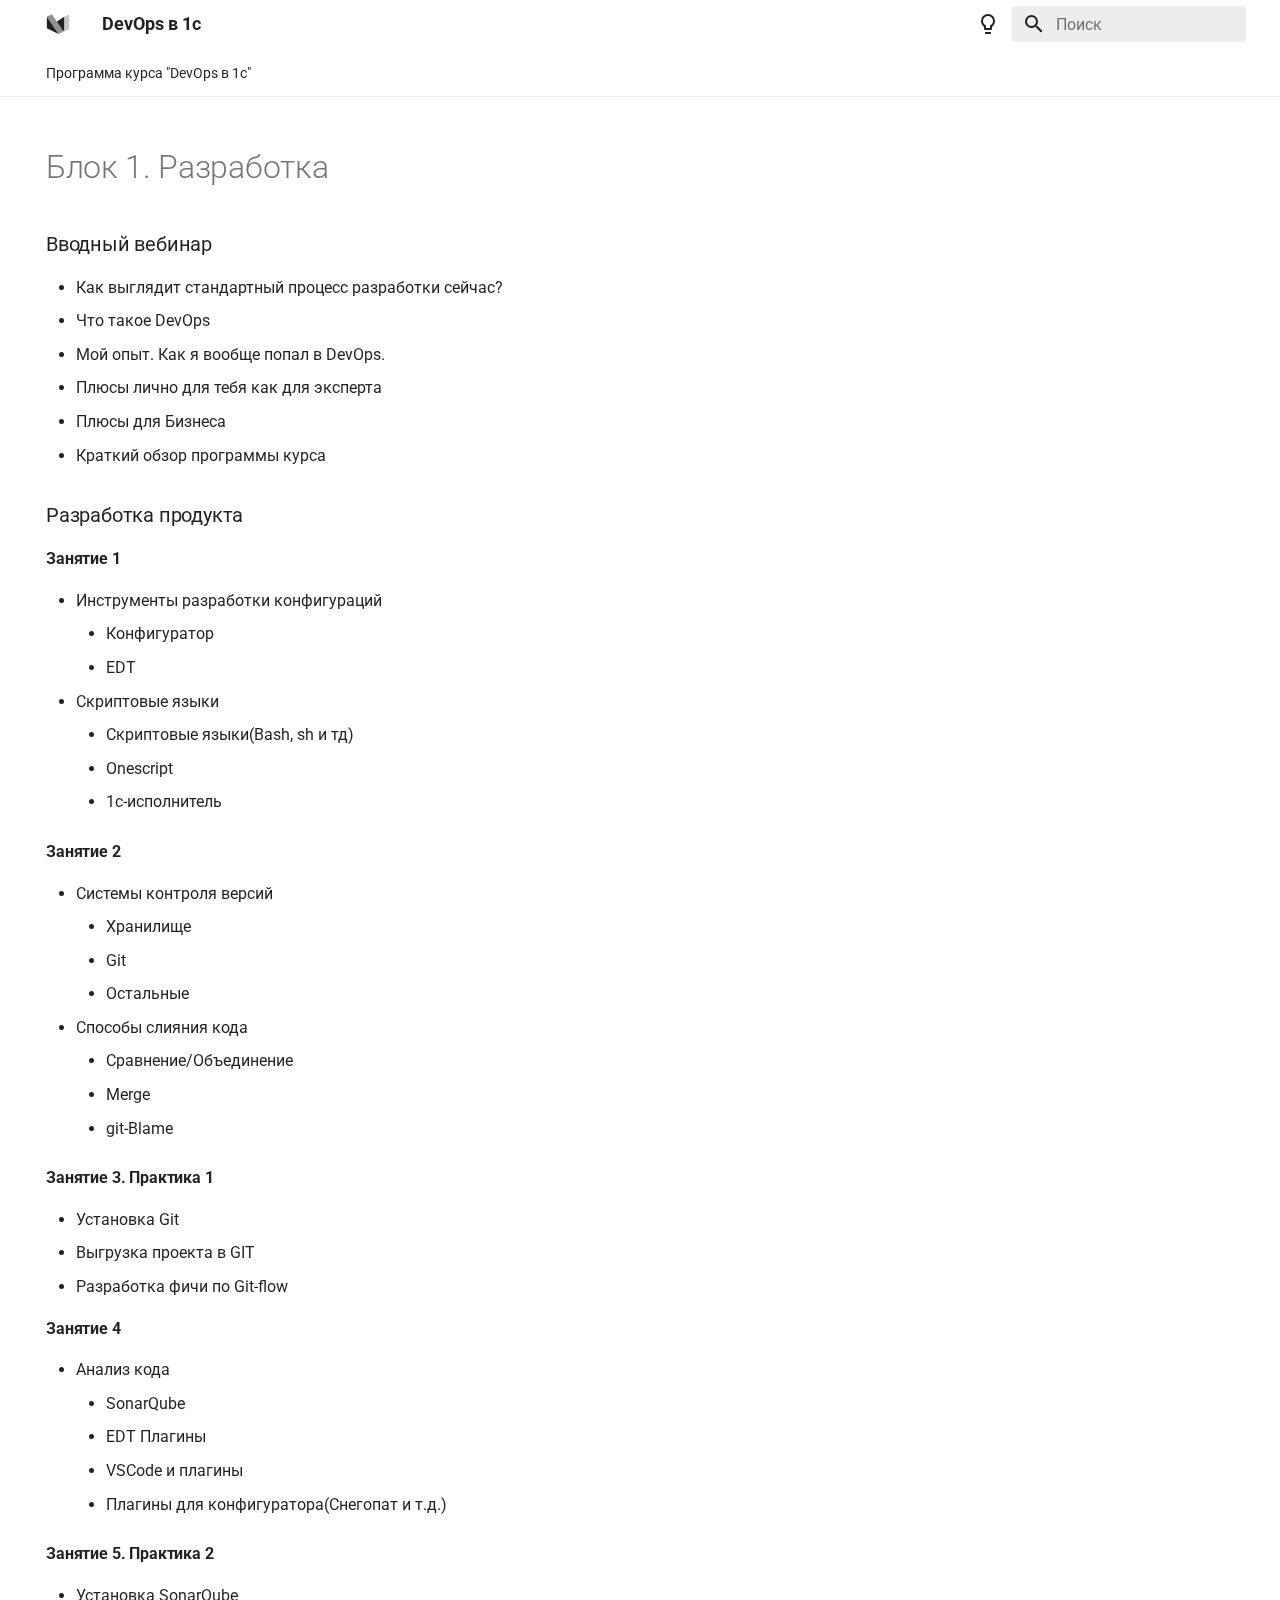
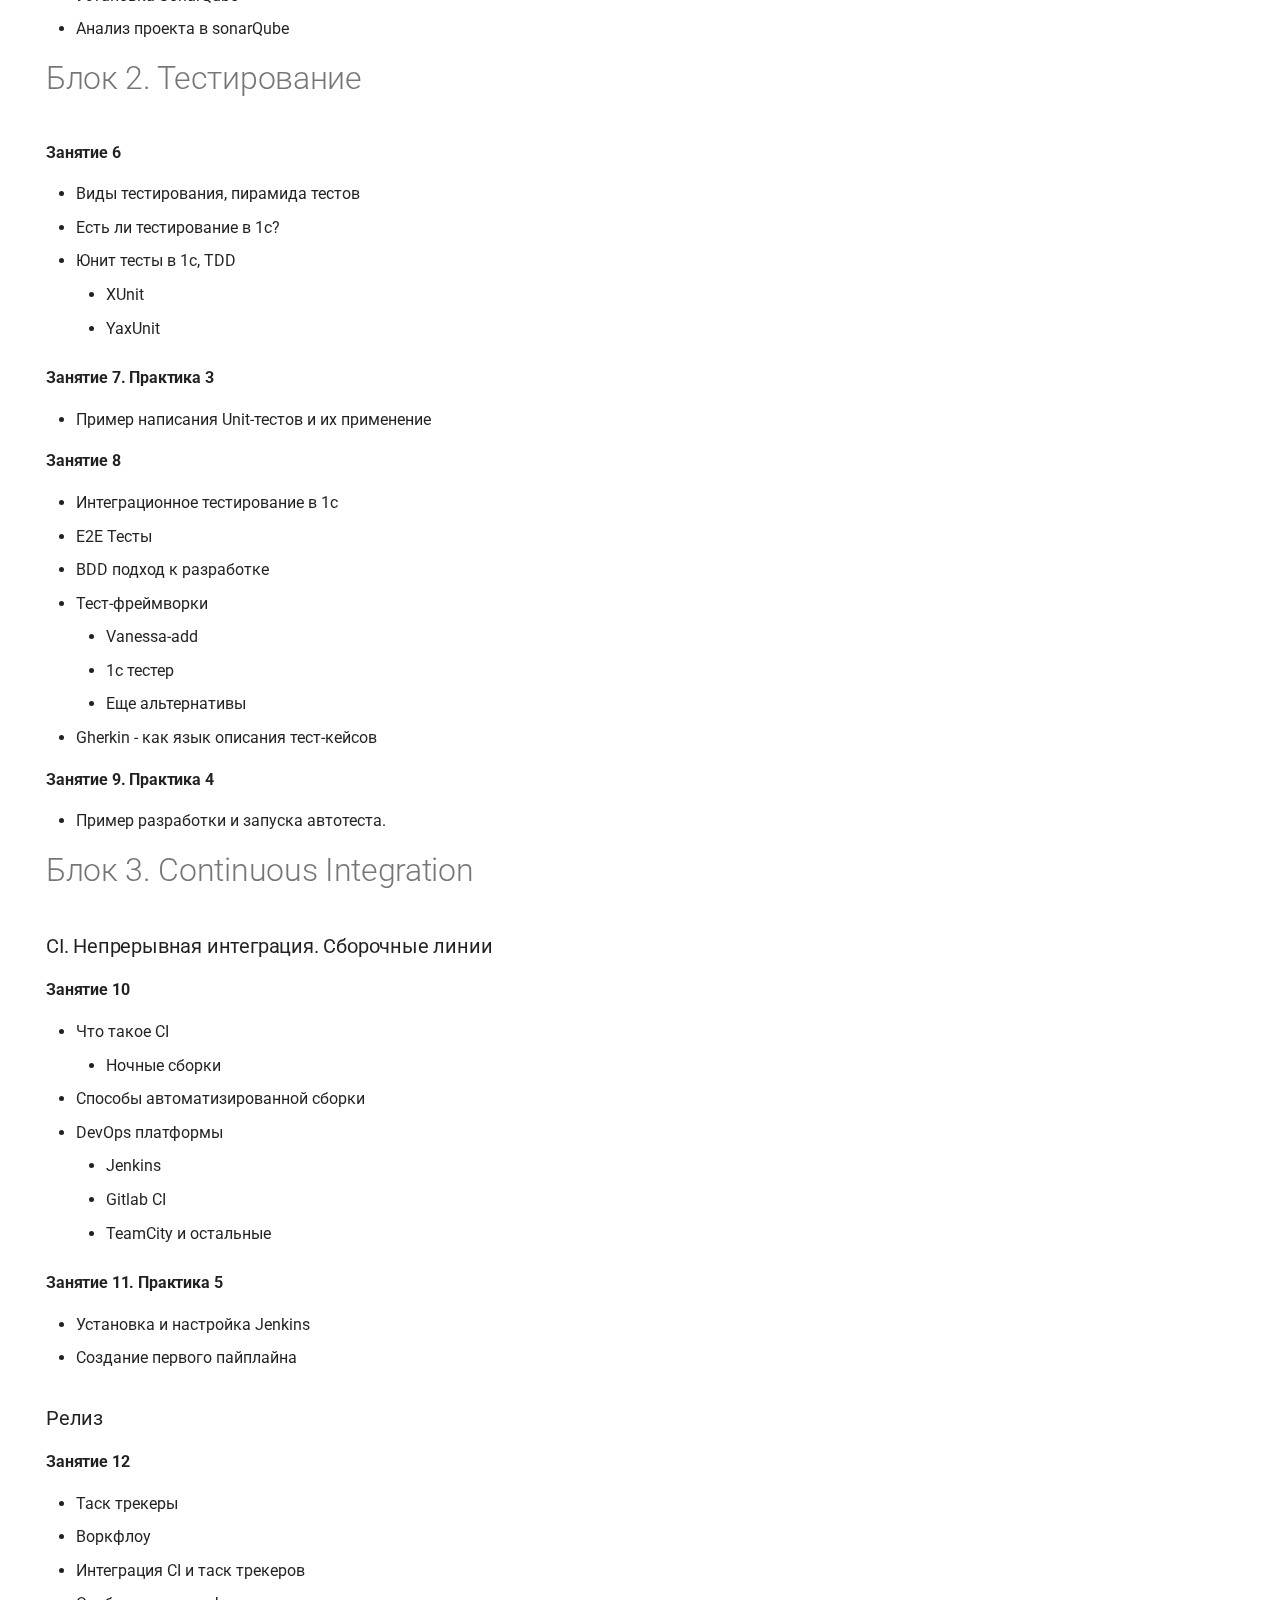
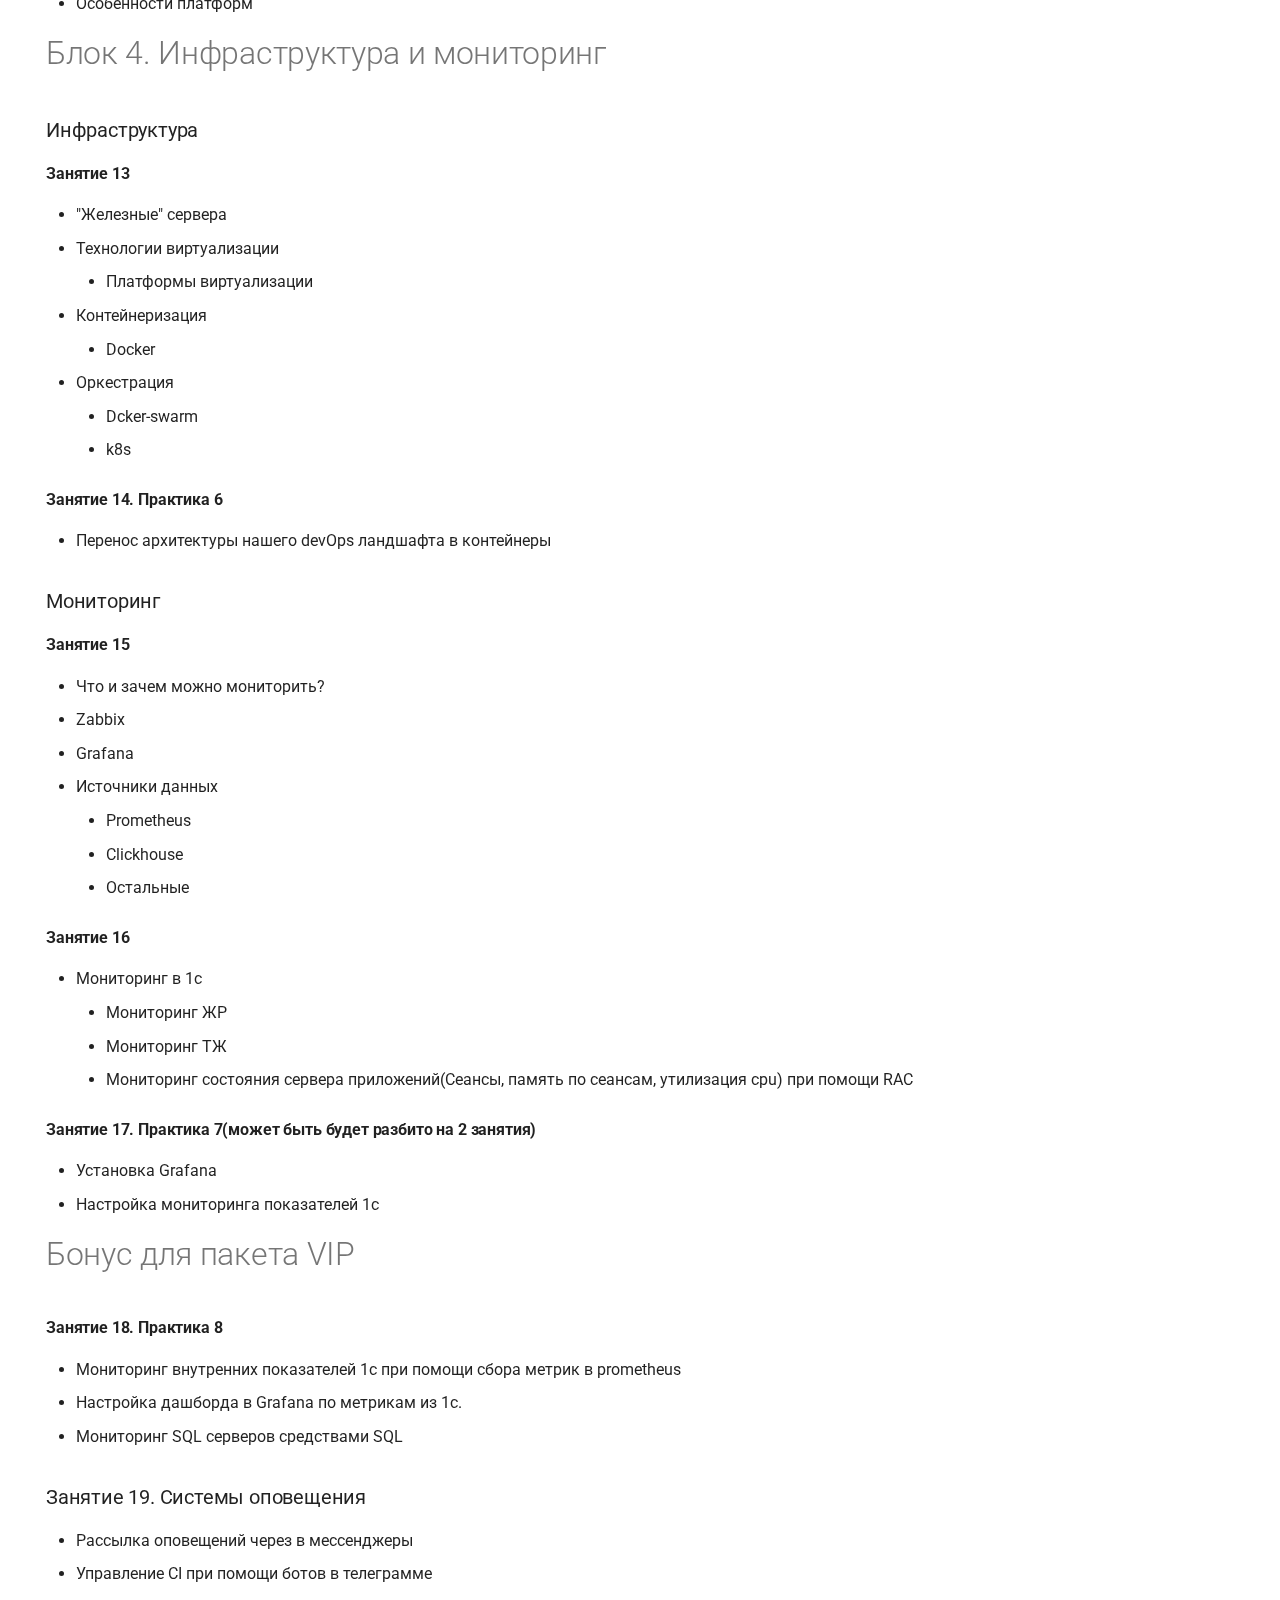
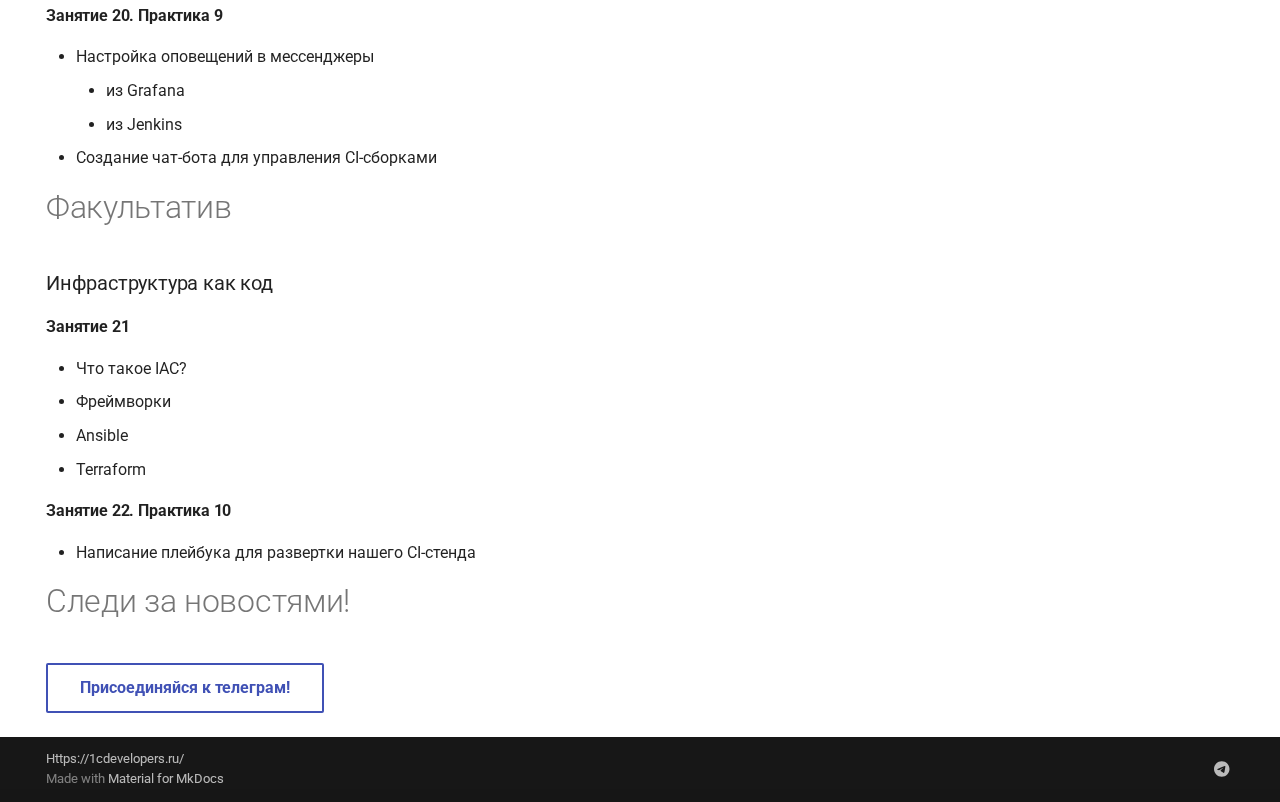
<file: index.html>
<!doctype html>
<html lang="ru" class="no-js">
  <head>
    
      <meta charset="utf-8">
      <meta name="viewport" content="width=device-width,initial-scale=1">
      
        <meta name="description" content="Меня зовут Иванов Егор, я специалист по DevOps-практикам в 1с.<br><br> Мой опыт и те сложности, с которыми я и моя команда столкнулись при внедрении devOps- практик,
 помогли мне наработать большую базу знаний и методик,которыми я решил поделиться с вами на курсе "DevOps в 1С".">
      
      
        <meta name="author" content="Иванов Егор">
      
      
        <link rel="canonical" href="https://1cdevelopers.ru/">
      
      
      
      <link rel="icon" href="assets/images/favicon.png">
      <meta name="generator" content="mkdocs-1.4.2, mkdocs-material-9.0.6">
    
    
      
        <title>DevOps в 1с</title>
      
    
    
      <link rel="stylesheet" href="assets/stylesheets/main.558e4712.min.css">
      
        
        <link rel="stylesheet" href="assets/stylesheets/palette.2505c338.min.css">
      
      

    
    
    
      
        
        
        <link rel="preconnect" href="https://fonts.gstatic.com" crossorigin>
        <link rel="stylesheet" href="https://fonts.googleapis.com/css?family=Roboto:300,300i,400,400i,700,700i%7CRoboto+Mono:400,400i,700,700i&display=fallback">
        <style>:root{--md-text-font:"Roboto";--md-code-font:"Roboto Mono"}</style>
      
    
    
      <link rel="stylesheet" href="assets/stylesheets/extra.css">
    
    <script>__md_scope=new URL(".",location),__md_hash=e=>[...e].reduce((e,_)=>(e<<5)-e+_.charCodeAt(0),0),__md_get=(e,_=localStorage,t=__md_scope)=>JSON.parse(_.getItem(t.pathname+"."+e)),__md_set=(e,_,t=localStorage,a=__md_scope)=>{try{t.setItem(a.pathname+"."+e,JSON.stringify(_))}catch(e){}}</script>
    
  
      
  


  
  


  <script id="__analytics">function __md_analytics(){function n(){dataLayer.push(arguments)}window.dataLayer=window.dataLayer||[],n("js",new Date),n("config","G-T64GZF40WT"),document.addEventListener("DOMContentLoaded",function(){document.forms.search&&document.forms.search.query.addEventListener("blur",function(){this.value&&n("event","search",{search_term:this.value})}),document$.subscribe(function(){var a=document.forms.feedback;if(void 0!==a)for(var e of a.querySelectorAll("[type=submit]"))e.addEventListener("click",function(e){e.preventDefault();var t=document.location.pathname,e=this.getAttribute("data-md-value");n("event","feedback",{page:t,data:e}),a.firstElementChild.disabled=!0;e=a.querySelector(".md-feedback__note [data-md-value='"+e+"']");e&&(e.hidden=!1)}),a.hidden=!1}),location$.subscribe(function(e){n("config","G-T64GZF40WT",{page_path:e.pathname})})});var e=document.createElement("script");e.async=!0,e.src="https://www.googletagmanager.com/gtag/js?id=G-T64GZF40WT",document.getElementById("__analytics").insertAdjacentElement("afterEnd",e)}</script>

  
    <script>"undefined"!=typeof __md_analytics&&__md_analytics()</script>
  

    

  <!-- Yandex.Metrika counter -->
  <script type="text/javascript" >
    (function(m,e,t,r,i,k,a){m[i]=m[i]||function(){(m[i].a=m[i].a||[]).push(arguments)};
    m[i].l=1*new Date();k=e.createElement(t),a=e.getElementsByTagName(t)[0],k.async=1,k.src=r,a.parentNode.insertBefore(k,a)})
    (window, document, "script", "https://mc.yandex.ru/metrika/tag.js", "ym");

    ym(86674876, "init", {
      clickmap:true,
      trackLinks:true,
      accurateTrackBounce:true,
      webvisor:true
    });
  </script>
  <noscript><div><img src="https://mc.yandex.ru/watch/86674876" style="position:absolute; left:-9999px;" alt="" /></div></noscript>
  <!-- /Yandex.Metrika counter -->

    
    
  </head>
  
  
    
    
      
    
    
    
    
    <body dir="ltr" data-md-color-scheme="default" data-md-color-primary="white" data-md-color-accent="indigo">
  
    
    
      <script>var palette=__md_get("__palette");if(palette&&"object"==typeof palette.color)for(var key of Object.keys(palette.color))document.body.setAttribute("data-md-color-"+key,palette.color[key])</script>
    
    <input class="md-toggle" data-md-toggle="drawer" type="checkbox" id="__drawer" autocomplete="off">
    <input class="md-toggle" data-md-toggle="search" type="checkbox" id="__search" autocomplete="off">
    <label class="md-overlay" for="__drawer"></label>
    <div data-md-component="skip">
      
        
        <a href="#1" class="md-skip">
          Перейти к содержанию
        </a>
      
    </div>
    <div data-md-component="announce">
      
    </div>
    
    
      

<header class="md-header" data-md-component="header">
  <nav class="md-header__inner md-grid" aria-label="Верхний колонтитул">
    <a href="." title="DevOps в 1с" class="md-header__button md-logo" aria-label="DevOps в 1с" data-md-component="logo">
      
  
  <svg xmlns="http://www.w3.org/2000/svg" viewBox="0 0 89 89">
  <path d="M3.136,17.387l0,42.932l42.932,21.467l-42.932,-64.399Z" />
  <path d="M21.91,8l42.933,64.398l-18.775,9.388l-42.932,-64.399l18.774,-9.387Z" style="fill-opacity: 0.5" />
  <path d="M67.535,17.387l-27.262,18.156l21.878,32.818l5.384,2.691l0,-53.665Z" />
  <path d="M67.535,17.387l0,53.666l18.774,-9.388l0,-53.665l-18.774,9.387Z" style="fill-opacity: 0.25" />
</svg>

    </a>
    <label class="md-header__button md-icon" for="__drawer">
      <svg xmlns="http://www.w3.org/2000/svg" viewBox="0 0 24 24"><path d="M3 6h18v2H3V6m0 5h18v2H3v-2m0 5h18v2H3v-2Z"/></svg>
    </label>
    <div class="md-header__title" data-md-component="header-title">
      <div class="md-header__ellipsis">
        <div class="md-header__topic">
          <span class="md-ellipsis">
            DevOps в 1с
          </span>
        </div>
        <div class="md-header__topic" data-md-component="header-topic">
          <span class="md-ellipsis">
            
              Программа курса "DevOps в 1с"
            
          </span>
        </div>
      </div>
    </div>
    
      <form class="md-header__option" data-md-component="palette">
        
          
          <input class="md-option" data-md-color-media="(prefers-color-scheme: light)" data-md-color-scheme="default" data-md-color-primary="white" data-md-color-accent="indigo"  aria-label="Выключить свет"  type="radio" name="__palette" id="__palette_1">
          
            <label class="md-header__button md-icon" title="Выключить свет" for="__palette_2" hidden>
              <svg xmlns="http://www.w3.org/2000/svg" viewBox="0 0 24 24"><path d="M12 2a7 7 0 0 1 7 7c0 2.38-1.19 4.47-3 5.74V17a1 1 0 0 1-1 1H9a1 1 0 0 1-1-1v-2.26C6.19 13.47 5 11.38 5 9a7 7 0 0 1 7-7M9 21v-1h6v1a1 1 0 0 1-1 1h-4a1 1 0 0 1-1-1m3-17a5 5 0 0 0-5 5c0 2.05 1.23 3.81 3 4.58V16h4v-2.42c1.77-.77 3-2.53 3-4.58a5 5 0 0 0-5-5Z"/></svg>
            </label>
          
        
          
          <input class="md-option" data-md-color-media="(prefers-color-scheme: dark)" data-md-color-scheme="slate" data-md-color-primary="black" data-md-color-accent="light-blue"  aria-label="Включить свет"  type="radio" name="__palette" id="__palette_2">
          
            <label class="md-header__button md-icon" title="Включить свет" for="__palette_1" hidden>
              <svg xmlns="http://www.w3.org/2000/svg" viewBox="0 0 24 24"><path d="M12 2a7 7 0 0 0-7 7c0 2.38 1.19 4.47 3 5.74V17a1 1 0 0 0 1 1h6a1 1 0 0 0 1-1v-2.26c1.81-1.27 3-3.36 3-5.74a7 7 0 0 0-7-7M9 21a1 1 0 0 0 1 1h4a1 1 0 0 0 1-1v-1H9v1Z"/></svg>
            </label>
          
        
      </form>
    
    
    
      <label class="md-header__button md-icon" for="__search">
        <svg xmlns="http://www.w3.org/2000/svg" viewBox="0 0 24 24"><path d="M9.5 3A6.5 6.5 0 0 1 16 9.5c0 1.61-.59 3.09-1.56 4.23l.27.27h.79l5 5-1.5 1.5-5-5v-.79l-.27-.27A6.516 6.516 0 0 1 9.5 16 6.5 6.5 0 0 1 3 9.5 6.5 6.5 0 0 1 9.5 3m0 2C7 5 5 7 5 9.5S7 14 9.5 14 14 12 14 9.5 12 5 9.5 5Z"/></svg>
      </label>
      <div class="md-search" data-md-component="search" role="dialog">
  <label class="md-search__overlay" for="__search"></label>
  <div class="md-search__inner" role="search">
    <form class="md-search__form" name="search">
      <input type="text" class="md-search__input" name="query" aria-label="Поиск" placeholder="Поиск" autocapitalize="off" autocorrect="off" autocomplete="off" spellcheck="false" data-md-component="search-query" required>
      <label class="md-search__icon md-icon" for="__search">
        <svg xmlns="http://www.w3.org/2000/svg" viewBox="0 0 24 24"><path d="M9.5 3A6.5 6.5 0 0 1 16 9.5c0 1.61-.59 3.09-1.56 4.23l.27.27h.79l5 5-1.5 1.5-5-5v-.79l-.27-.27A6.516 6.516 0 0 1 9.5 16 6.5 6.5 0 0 1 3 9.5 6.5 6.5 0 0 1 9.5 3m0 2C7 5 5 7 5 9.5S7 14 9.5 14 14 12 14 9.5 12 5 9.5 5Z"/></svg>
        <svg xmlns="http://www.w3.org/2000/svg" viewBox="0 0 24 24"><path d="M20 11v2H8l5.5 5.5-1.42 1.42L4.16 12l7.92-7.92L13.5 5.5 8 11h12Z"/></svg>
      </label>
      <nav class="md-search__options" aria-label="Поиск">
        
          <a href="javascript:void(0)" class="md-search__icon md-icon" title="Поделиться" aria-label="Поделиться" data-clipboard data-clipboard-text="" data-md-component="search-share" tabindex="-1">
            <svg xmlns="http://www.w3.org/2000/svg" viewBox="0 0 24 24"><path d="M18 16.08c-.76 0-1.44.3-1.96.77L8.91 12.7c.05-.23.09-.46.09-.7 0-.24-.04-.47-.09-.7l7.05-4.11c.54.5 1.25.81 2.04.81a3 3 0 0 0 3-3 3 3 0 0 0-3-3 3 3 0 0 0-3 3c0 .24.04.47.09.7L8.04 9.81C7.5 9.31 6.79 9 6 9a3 3 0 0 0-3 3 3 3 0 0 0 3 3c.79 0 1.5-.31 2.04-.81l7.12 4.15c-.05.21-.08.43-.08.66 0 1.61 1.31 2.91 2.92 2.91 1.61 0 2.92-1.3 2.92-2.91A2.92 2.92 0 0 0 18 16.08Z"/></svg>
          </a>
        
        <button type="reset" class="md-search__icon md-icon" title="Очистить" aria-label="Очистить" tabindex="-1">
          <svg xmlns="http://www.w3.org/2000/svg" viewBox="0 0 24 24"><path d="M19 6.41 17.59 5 12 10.59 6.41 5 5 6.41 10.59 12 5 17.59 6.41 19 12 13.41 17.59 19 19 17.59 13.41 12 19 6.41Z"/></svg>
        </button>
      </nav>
      
        <div class="md-search__suggest" data-md-component="search-suggest"></div>
      
    </form>
    <div class="md-search__output">
      <div class="md-search__scrollwrap" data-md-scrollfix>
        <div class="md-search-result" data-md-component="search-result">
          <div class="md-search-result__meta">
            Инициализация поиска
          </div>
          <ol class="md-search-result__list" role="presentation"></ol>
        </div>
      </div>
    </div>
  </div>
</div>
    
    
  </nav>
  
</header>
    
    <div class="md-container" data-md-component="container">
      
      
        
          
            
<nav class="md-tabs" aria-label="Вкладки" data-md-component="tabs">
  <div class="md-tabs__inner md-grid">
    <ul class="md-tabs__list">
      
        
  
  
    
  


  <li class="md-tabs__item">
    <a href="." class="md-tabs__link md-tabs__link--active">
      Программа курса "DevOps в 1с"
    </a>
  </li>

      
    </ul>
  </div>
</nav>
          
        
      
      <main class="md-main" data-md-component="main">
        <div class="md-main__inner md-grid">
          
            
              
                
              
              <div class="md-sidebar md-sidebar--primary" data-md-component="sidebar" data-md-type="navigation" hidden>
                <div class="md-sidebar__scrollwrap">
                  <div class="md-sidebar__inner">
                    

  


<nav class="md-nav md-nav--primary md-nav--lifted" aria-label="Навигация" data-md-level="0">
  <label class="md-nav__title" for="__drawer">
    <a href="." title="DevOps в 1с" class="md-nav__button md-logo" aria-label="DevOps в 1с" data-md-component="logo">
      
  
  <svg xmlns="http://www.w3.org/2000/svg" viewBox="0 0 89 89">
  <path d="M3.136,17.387l0,42.932l42.932,21.467l-42.932,-64.399Z" />
  <path d="M21.91,8l42.933,64.398l-18.775,9.388l-42.932,-64.399l18.774,-9.387Z" style="fill-opacity: 0.5" />
  <path d="M67.535,17.387l-27.262,18.156l21.878,32.818l5.384,2.691l0,-53.665Z" />
  <path d="M67.535,17.387l0,53.666l18.774,-9.388l0,-53.665l-18.774,9.387Z" style="fill-opacity: 0.25" />
</svg>

    </a>
    DevOps в 1с
  </label>
  
  <ul class="md-nav__list" data-md-scrollfix>
    
      
      
      

  
  
    
  
  
    <li class="md-nav__item md-nav__item--active">
      
      <input class="md-nav__toggle md-toggle" data-md-toggle="toc" type="checkbox" id="__toc">
      
      
        
      
      
        <label class="md-nav__link md-nav__link--active" for="__toc">
          Программа курса "DevOps в 1с"
          <span class="md-nav__icon md-icon"></span>
        </label>
      
      <a href="." class="md-nav__link md-nav__link--active">
        Программа курса "DevOps в 1с"
      </a>
      
        

<nav class="md-nav md-nav--secondary" aria-label="Содержание раздела">
  
  
  
    
  
  
    <label class="md-nav__title" for="__toc">
      <span class="md-nav__icon md-icon"></span>
      Содержание раздела
    </label>
    <ul class="md-nav__list" data-md-component="toc" data-md-scrollfix>
      
        <li class="md-nav__item">
  <a href="#_1" class="md-nav__link">
    Вводный вебинар
  </a>
  
</li>
      
        <li class="md-nav__item">
  <a href="#_2" class="md-nav__link">
    Разработка продукта
  </a>
  
    <nav class="md-nav" aria-label="Разработка продукта">
      <ul class="md-nav__list">
        
          <li class="md-nav__item">
  <a href="#1_1" class="md-nav__link">
    Занятие 1
  </a>
  
</li>
        
          <li class="md-nav__item">
  <a href="#2" class="md-nav__link">
    Занятие 2
  </a>
  
</li>
        
          <li class="md-nav__item">
  <a href="#3-1" class="md-nav__link">
    Занятие 3. Практика 1
  </a>
  
</li>
        
          <li class="md-nav__item">
  <a href="#4" class="md-nav__link">
    Занятие 4
  </a>
  
</li>
        
          <li class="md-nav__item">
  <a href="#5-2" class="md-nav__link">
    Занятие 5. Практика 2
  </a>
  
</li>
        
      </ul>
    </nav>
  
</li>
      
    </ul>
  
</nav>
      
    </li>
  

    
  </ul>
</nav>
                  </div>
                </div>
              </div>
            
            
              
                
              
              <div class="md-sidebar md-sidebar--secondary" data-md-component="sidebar" data-md-type="toc" hidden>
                <div class="md-sidebar__scrollwrap">
                  <div class="md-sidebar__inner">
                    

<nav class="md-nav md-nav--secondary" aria-label="Содержание раздела">
  
  
  
    
  
  
    <label class="md-nav__title" for="__toc">
      <span class="md-nav__icon md-icon"></span>
      Содержание раздела
    </label>
    <ul class="md-nav__list" data-md-component="toc" data-md-scrollfix>
      
        <li class="md-nav__item">
  <a href="#_1" class="md-nav__link">
    Вводный вебинар
  </a>
  
</li>
      
        <li class="md-nav__item">
  <a href="#_2" class="md-nav__link">
    Разработка продукта
  </a>
  
    <nav class="md-nav" aria-label="Разработка продукта">
      <ul class="md-nav__list">
        
          <li class="md-nav__item">
  <a href="#1_1" class="md-nav__link">
    Занятие 1
  </a>
  
</li>
        
          <li class="md-nav__item">
  <a href="#2" class="md-nav__link">
    Занятие 2
  </a>
  
</li>
        
          <li class="md-nav__item">
  <a href="#3-1" class="md-nav__link">
    Занятие 3. Практика 1
  </a>
  
</li>
        
          <li class="md-nav__item">
  <a href="#4" class="md-nav__link">
    Занятие 4
  </a>
  
</li>
        
          <li class="md-nav__item">
  <a href="#5-2" class="md-nav__link">
    Занятие 5. Практика 2
  </a>
  
</li>
        
      </ul>
    </nav>
  
</li>
      
    </ul>
  
</nav>
                  </div>
                </div>
              </div>
            
          
          
            <div class="md-content" data-md-component="content">
              <article class="md-content__inner md-typeset">
                
                  



<h1 id="1">Блок 1. Разработка<a class="headerlink" href="#1" title="Permanent link">&para;</a></h1>
<h3 id="_1">Вводный вебинар<a class="headerlink" href="#_1" title="Permanent link">&para;</a></h3>
<ul>
<li>Как выглядит стандартный процесс разработки сейчас?</li>
<li>Что такое DevOps</li>
<li>Мой опыт. Как я вообще попал в DevOps.</li>
<li>Плюсы лично для тебя как для эксперта</li>
<li>Плюсы для Бизнеса</li>
<li>Краткий обзор программы курса</li>
</ul>
<h3 id="_2">Разработка продукта<a class="headerlink" href="#_2" title="Permanent link">&para;</a></h3>
<h4 id="1_1">Занятие 1<a class="headerlink" href="#1_1" title="Permanent link">&para;</a></h4>
<ul>
<li>Инструменты разработки конфигураций<ul>
<li>Конфигуратор</li>
<li>EDT</li>
</ul>
</li>
<li>Скриптовые языки<ul>
<li>Скриптовые языки(Bash, sh и тд)</li>
<li>Onescript</li>
<li>1с-исполнитель</li>
</ul>
</li>
</ul>
<h4 id="2">Занятие 2<a class="headerlink" href="#2" title="Permanent link">&para;</a></h4>
<ul>
<li>Системы контроля версий<ul>
<li>Хранилище</li>
<li>Git</li>
<li>Остальные</li>
</ul>
</li>
<li>Способы слияния кода<ul>
<li>Сравнение/Объединение</li>
<li>Merge</li>
<li>git-Blame</li>
</ul>
</li>
</ul>
<h4 id="3-1">Занятие 3. Практика 1<a class="headerlink" href="#3-1" title="Permanent link">&para;</a></h4>
<ul>
<li>Установка Git</li>
<li>Выгрузка проекта в GIT</li>
<li>Разработка фичи по Git-flow</li>
</ul>
<h4 id="4">Занятие 4<a class="headerlink" href="#4" title="Permanent link">&para;</a></h4>
<ul>
<li>Анализ кода<ul>
<li>SonarQube</li>
<li>EDT Плагины</li>
<li>VSCode и плагины</li>
<li>Плагины для конфигуратора(Снегопат и т.д.)</li>
</ul>
</li>
</ul>
<h4 id="5-2">Занятие 5. Практика 2<a class="headerlink" href="#5-2" title="Permanent link">&para;</a></h4>
<ul>
<li>Установка SonarQube</li>
<li>Анализ проекта в sonarQube</li>
</ul>
<h1 id="2_1">Блок 2. Тестирование<a class="headerlink" href="#2_1" title="Permanent link">&para;</a></h1>
<h4 id="6">Занятие 6<a class="headerlink" href="#6" title="Permanent link">&para;</a></h4>
<ul>
<li>Виды тестирования, пирамида тестов</li>
<li>Есть ли тестирование в 1с?</li>
<li>Юнит тесты в 1с, TDD<ul>
<li>XUnit</li>
<li>YaxUnit</li>
</ul>
</li>
</ul>
<h4 id="7-3">Занятие 7. Практика 3<a class="headerlink" href="#7-3" title="Permanent link">&para;</a></h4>
<ul>
<li>Пример написания Unit-тестов и их применение</li>
</ul>
<h4 id="8">Занятие 8<a class="headerlink" href="#8" title="Permanent link">&para;</a></h4>
<ul>
<li>Интеграционное тестирование в 1с</li>
<li>E2E Тесты</li>
<li>BDD подход к разработке</li>
<li>Тест-фреймворки<ul>
<li>Vanessa-add</li>
<li>1c тестер</li>
<li>Еще альтернативы</li>
</ul>
</li>
<li>Gherkin - как язык описания тест-кейсов</li>
</ul>
<h4 id="9-4">Занятие 9. Практика 4<a class="headerlink" href="#9-4" title="Permanent link">&para;</a></h4>
<ul>
<li>Пример разработки и запуска автотеста.</li>
</ul>
<h1 id="3-continuous-integration">Блок 3. Continuous Integration<a class="headerlink" href="#3-continuous-integration" title="Permanent link">&para;</a></h1>
<h3 id="ci">CI. Непрерывная интеграция. Сборочные линии<a class="headerlink" href="#ci" title="Permanent link">&para;</a></h3>
<h4 id="10">Занятие 10<a class="headerlink" href="#10" title="Permanent link">&para;</a></h4>
<ul>
<li>Что такое CI<ul>
<li>Ночные сборки</li>
</ul>
</li>
<li>Способы автоматизированной сборки</li>
<li>DevOps платформы<ul>
<li>Jenkins</li>
<li>Gitlab CI</li>
<li>TeamCity и остальные</li>
</ul>
</li>
</ul>
<h4 id="11-5">Занятие 11. Практика 5<a class="headerlink" href="#11-5" title="Permanent link">&para;</a></h4>
<ul>
<li>Установка и настройка Jenkins</li>
<li>Создание первого пайплайна</li>
</ul>
<h3 id="_3">Релиз<a class="headerlink" href="#_3" title="Permanent link">&para;</a></h3>
<h4 id="12">Занятие 12<a class="headerlink" href="#12" title="Permanent link">&para;</a></h4>
<ul>
<li>Таск трекеры</li>
<li>Воркфлоу</li>
<li>Интеграция CI и таск трекеров</li>
<li>Особенности платформ</li>
</ul>
<h1 id="4_1">Блок 4. Инфраструктура и мониторинг<a class="headerlink" href="#4_1" title="Permanent link">&para;</a></h1>
<h3 id="_4">Инфраструктура<a class="headerlink" href="#_4" title="Permanent link">&para;</a></h3>
<h4 id="13">Занятие 13<a class="headerlink" href="#13" title="Permanent link">&para;</a></h4>
<ul>
<li>"Железные" сервера</li>
<li>Технологии виртуализации<ul>
<li>Платформы виртуализации</li>
</ul>
</li>
<li>Контейнеризация<ul>
<li>Docker</li>
</ul>
</li>
<li>Оркестрация<ul>
<li>Dcker-swarm</li>
<li>k8s</li>
</ul>
</li>
</ul>
<h4 id="14-6">Занятие 14. Практика 6<a class="headerlink" href="#14-6" title="Permanent link">&para;</a></h4>
<ul>
<li>Перенос архитектуры нашего devOps ландшафта в контейнеры</li>
</ul>
<h3 id="_5">Мониторинг<a class="headerlink" href="#_5" title="Permanent link">&para;</a></h3>
<h4 id="15">Занятие 15<a class="headerlink" href="#15" title="Permanent link">&para;</a></h4>
<ul>
<li>Что и зачем можно мониторить?</li>
<li>Zabbix</li>
<li>Grafana</li>
<li>Источники данных<ul>
<li>Prometheus</li>
<li>Clickhouse</li>
<li>Остальные</li>
</ul>
</li>
</ul>
<h4 id="16">Занятие 16<a class="headerlink" href="#16" title="Permanent link">&para;</a></h4>
<ul>
<li>Мониторинг в 1с<ul>
<li>Мониторинг ЖР</li>
<li>Мониторинг ТЖ</li>
<li>Мониторинг состояния сервера приложений(Сеансы, память по сеансам, утилизация cpu) при помощи RAC</li>
</ul>
</li>
</ul>
<h4 id="17-7-2">Занятие 17. Практика 7(может быть будет разбито на 2 занятия)<a class="headerlink" href="#17-7-2" title="Permanent link">&para;</a></h4>
<ul>
<li>Установка Grafana</li>
<li>Настройка мониторинга показателей 1с</li>
</ul>
<h1 id="vip">Бонус для пакета VIP<a class="headerlink" href="#vip" title="Permanent link">&para;</a></h1>
<h4 id="18-8">Занятие 18. Практика 8<a class="headerlink" href="#18-8" title="Permanent link">&para;</a></h4>
<ul>
<li>Мониторинг внутренних показателей 1с при помощи сбора метрик в prometheus</li>
<li>Настройка дашборда в Grafana по метрикам из 1с.</li>
<li>Мониторинг SQL серверов средствами SQL</li>
</ul>
<h3 id="19">Занятие 19. Системы оповещения<a class="headerlink" href="#19" title="Permanent link">&para;</a></h3>
<ul>
<li>Рассылка оповещений через в мессенджеры</li>
<li>Управление CI при помощи ботов в телеграмме</li>
</ul>
<h4 id="20-9">Занятие 20. Практика 9<a class="headerlink" href="#20-9" title="Permanent link">&para;</a></h4>
<ul>
<li>Настройка оповещений в мессенджеры<ul>
<li>из Grafana</li>
<li>из Jenkins</li>
</ul>
</li>
<li>Создание чат-бота для управления CI-сборками </li>
</ul>
<h1 id="_6">Факультатив<a class="headerlink" href="#_6" title="Permanent link">&para;</a></h1>
<h3 id="_7">Инфраструктура как код<a class="headerlink" href="#_7" title="Permanent link">&para;</a></h3>
<h4 id="21">Занятие 21<a class="headerlink" href="#21" title="Permanent link">&para;</a></h4>
<ul>
<li>Что такое IAC?</li>
<li>Фреймворки</li>
<li>Ansible</li>
<li>Terraform</li>
</ul>
<h4 id="22-10">Занятие 22. Практика 10<a class="headerlink" href="#22-10" title="Permanent link">&para;</a></h4>
<ul>
<li>Написание плейбука для развертки нашего CI-стенда</li>
</ul>
<h1 id="_8">Следи за новостями!<a class="headerlink" href="#_8" title="Permanent link">&para;</a></h1>
<p><a class="md-button" href="https://t.me/+i6A4xolMhfFhOWQy">Присоединяйся к телеграм!</a></p>


  


  
    
  



                
              </article>
            </div>
          
          
  <script>var tabs=__md_get("__tabs");if(Array.isArray(tabs))e:for(var set of document.querySelectorAll(".tabbed-set")){var tab,labels=set.querySelector(".tabbed-labels");for(tab of tabs)for(var label of labels.getElementsByTagName("label"))if(label.innerText.trim()===tab){var input=document.getElementById(label.htmlFor);input.checked=!0;continue e}}</script>

        </div>
        
          <a href="#" class="md-top md-icon" data-md-component="top" hidden>
            <svg xmlns="http://www.w3.org/2000/svg" viewBox="0 0 24 24"><path d="M13 20h-2V8l-5.5 5.5-1.42-1.42L12 4.16l7.92 7.92-1.42 1.42L13 8v12Z"/></svg>
            К началу
          </a>
        
      </main>
      
        <footer class="md-footer">
  
  <div class="md-footer-meta md-typeset">
    <div class="md-footer-meta__inner md-grid">
      <div class="md-copyright">
  
    <div class="md-copyright__highlight">
      Https://1cdevelopers.ru/
    </div>
  
  
    Made with
    <a href="https://squidfunk.github.io/mkdocs-material/" target="_blank" rel="noopener">
      Material for MkDocs
    </a>
  
</div>
      
        <div class="md-social">
  
    
    
      
      
    
    <a href="https://t.me/+i6A4xolMhfFhOWQy" target="_blank" rel="noopener" title="t.me" class="md-social__link">
      <svg xmlns="http://www.w3.org/2000/svg" viewBox="0 0 496 512"><!--! Font Awesome Free 6.2.1 by @fontawesome - https://fontawesome.com License - https://fontawesome.com/license/free (Icons: CC BY 4.0, Fonts: SIL OFL 1.1, Code: MIT License) Copyright 2022 Fonticons, Inc.--><path d="M248 8C111.033 8 0 119.033 0 256s111.033 248 248 248 248-111.033 248-248S384.967 8 248 8Zm114.952 168.66c-3.732 39.215-19.881 134.378-28.1 178.3-3.476 18.584-10.322 24.816-16.948 25.425-14.4 1.326-25.338-9.517-39.287-18.661-21.827-14.308-34.158-23.215-55.346-37.177-24.485-16.135-8.612-25 5.342-39.5 3.652-3.793 67.107-61.51 68.335-66.746.153-.655.3-3.1-1.154-4.384s-3.59-.849-5.135-.5q-3.283.746-104.608 69.142-14.845 10.194-26.894 9.934c-8.855-.191-25.888-5.006-38.551-9.123-15.531-5.048-27.875-7.717-26.8-16.291q.84-6.7 18.45-13.7 108.446-47.248 144.628-62.3c68.872-28.647 83.183-33.623 92.511-33.789 2.052-.034 6.639.474 9.61 2.885a10.452 10.452 0 0 1 3.53 6.716 43.765 43.765 0 0 1 .417 9.769Z"/></svg>
    </a>
  
</div>
      
    </div>
  </div>
</footer>
      
    </div>
    <div class="md-dialog" data-md-component="dialog">
      <div class="md-dialog__inner md-typeset"></div>
    </div>
    
    <script id="__config" type="application/json">{"base": ".", "features": ["content.code.annotate", "content.tabs.link", "header.autohide", "navigation.indexes", "navigation.sections", "navigation.tabs", "navigation.top", "navigation.tracking", "search.highlight", "search.share", "search.suggest"], "search": "assets/javascripts/workers/search.e5c33ebb.min.js", "translations": {"clipboard.copied": "\u0421\u043a\u043e\u043f\u0438\u0440\u043e\u0432\u0430\u043d\u043e \u0432 \u0431\u0443\u0444\u0435\u0440", "clipboard.copy": "\u041a\u043e\u043f\u0438\u0440\u043e\u0432\u0430\u0442\u044c \u0432 \u0431\u0443\u0444\u0435\u0440", "search.result.more.one": "\u0415\u0449\u0451 1 \u043d\u0430 \u044d\u0442\u043e\u0439 \u0441\u0442\u0440\u0430\u043d\u0438\u0446\u0435", "search.result.more.other": "\u0415\u0449\u0451 # \u043d\u0430 \u044d\u0442\u043e\u0439 \u0441\u0442\u0440\u0430\u043d\u0438\u0446\u0435", "search.result.none": "\u0421\u043e\u0432\u043f\u0430\u0434\u0435\u043d\u0438\u0439 \u043d\u0435 \u043d\u0430\u0439\u0434\u0435\u043d\u043e", "search.result.one": "\u041d\u0430\u0439\u0434\u0435\u043d\u043e 1 \u0441\u043e\u0432\u043f\u0430\u0434\u0435\u043d\u0438\u0435", "search.result.other": "\u041d\u0430\u0439\u0434\u0435\u043d\u043e \u0441\u043e\u0432\u043f\u0430\u0434\u0435\u043d\u0438\u0439: #", "search.result.placeholder": "\u041d\u0430\u0447\u043d\u0438\u0442\u0435 \u043f\u0435\u0447\u0430\u0442\u0430\u0442\u044c \u0434\u043b\u044f \u043f\u043e\u0438\u0441\u043a\u0430", "search.result.term.missing": "\u041e\u0442\u0441\u0443\u0442\u0441\u0442\u0432\u0443\u0435\u0442", "select.version": "\u0412\u044b\u0431\u0435\u0440\u0438\u0442\u0435 \u0432\u0435\u0440\u0441\u0438\u044e"}}</script>
    
    
      <script src="assets/javascripts/bundle.51d95adb.min.js"></script>
      
    
  </body>
</html>
</file>
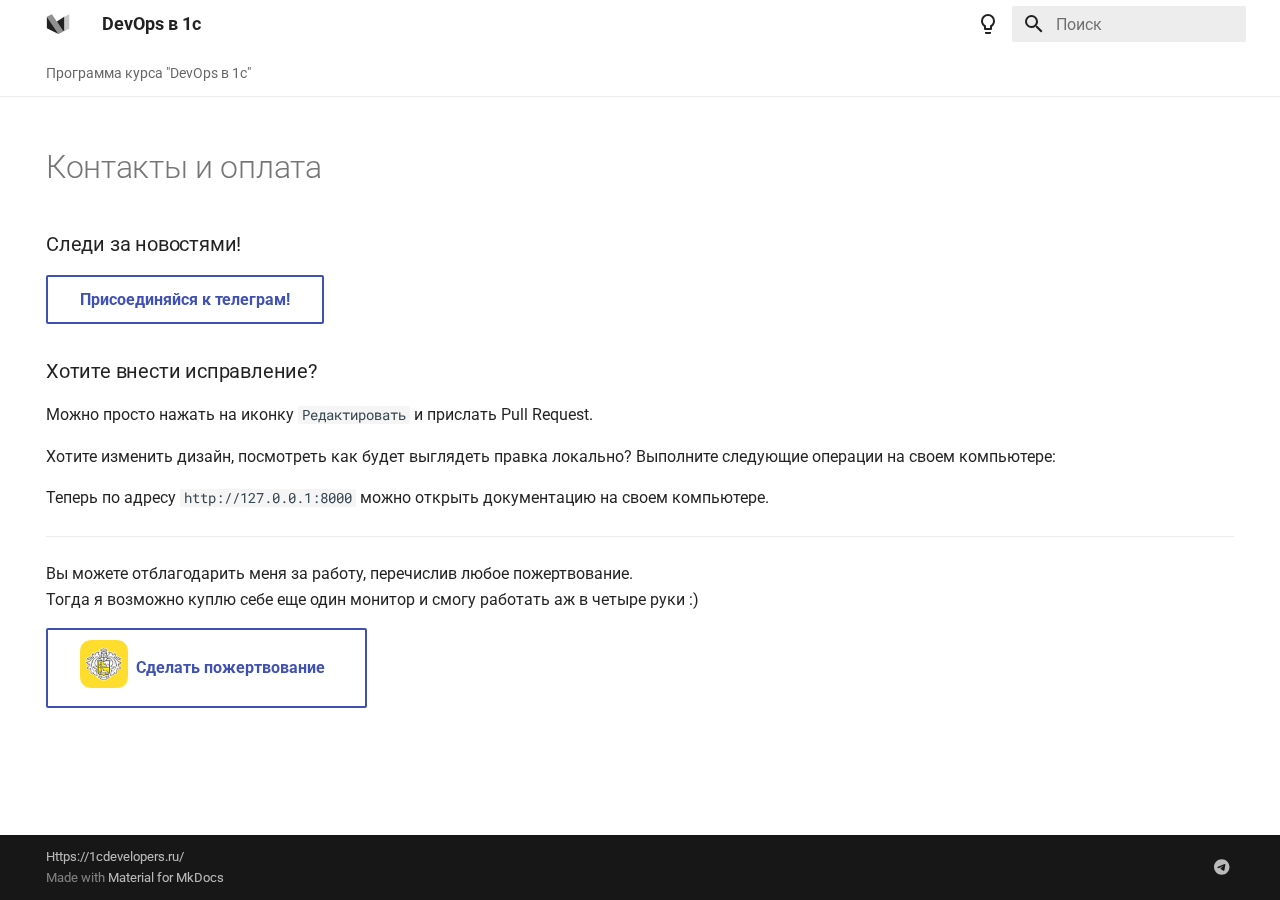
<file: support/index.html>
<!doctype html>
<html lang="ru" class="no-js">
  <head>
    
      <meta charset="utf-8">
      <meta name="viewport" content="width=device-width,initial-scale=1">
      
        <meta name="description" content="Меня зовут Иванов Егор, я специалист по DevOps-практикам в 1с.<br><br> Мой опыт и те сложности, с которыми я и моя команда столкнулись при внедрении devOps- практик,
 помогли мне наработать большую базу знаний и методик,которыми я решил поделиться с вами на курсе "DevOps в 1С".">
      
      
        <meta name="author" content="Иванов Егор">
      
      
        <link rel="canonical" href="https://1cdevelopers.ru/support/">
      
      
      
      <link rel="icon" href="../assets/images/favicon.png">
      <meta name="generator" content="mkdocs-1.4.2, mkdocs-material-9.0.6">
    
    
      
        <title>Контакты и оплата - DevOps в 1с</title>
      
    
    
      <link rel="stylesheet" href="../assets/stylesheets/main.558e4712.min.css">
      
        
        <link rel="stylesheet" href="../assets/stylesheets/palette.2505c338.min.css">
      
      

    
    
    
      
        
        
        <link rel="preconnect" href="https://fonts.gstatic.com" crossorigin>
        <link rel="stylesheet" href="https://fonts.googleapis.com/css?family=Roboto:300,300i,400,400i,700,700i%7CRoboto+Mono:400,400i,700,700i&display=fallback">
        <style>:root{--md-text-font:"Roboto";--md-code-font:"Roboto Mono"}</style>
      
    
    
      <link rel="stylesheet" href="../assets/stylesheets/extra.css">
    
    <script>__md_scope=new URL("..",location),__md_hash=e=>[...e].reduce((e,_)=>(e<<5)-e+_.charCodeAt(0),0),__md_get=(e,_=localStorage,t=__md_scope)=>JSON.parse(_.getItem(t.pathname+"."+e)),__md_set=(e,_,t=localStorage,a=__md_scope)=>{try{t.setItem(a.pathname+"."+e,JSON.stringify(_))}catch(e){}}</script>
    
  
      
  


  
  


  <script id="__analytics">function __md_analytics(){function n(){dataLayer.push(arguments)}window.dataLayer=window.dataLayer||[],n("js",new Date),n("config","G-T64GZF40WT"),document.addEventListener("DOMContentLoaded",function(){document.forms.search&&document.forms.search.query.addEventListener("blur",function(){this.value&&n("event","search",{search_term:this.value})}),document$.subscribe(function(){var a=document.forms.feedback;if(void 0!==a)for(var e of a.querySelectorAll("[type=submit]"))e.addEventListener("click",function(e){e.preventDefault();var t=document.location.pathname,e=this.getAttribute("data-md-value");n("event","feedback",{page:t,data:e}),a.firstElementChild.disabled=!0;e=a.querySelector(".md-feedback__note [data-md-value='"+e+"']");e&&(e.hidden=!1)}),a.hidden=!1}),location$.subscribe(function(e){n("config","G-T64GZF40WT",{page_path:e.pathname})})});var e=document.createElement("script");e.async=!0,e.src="https://www.googletagmanager.com/gtag/js?id=G-T64GZF40WT",document.getElementById("__analytics").insertAdjacentElement("afterEnd",e)}</script>

  
    <script>"undefined"!=typeof __md_analytics&&__md_analytics()</script>
  

    

  <!-- Yandex.Metrika counter -->
  <script type="text/javascript" >
    (function(m,e,t,r,i,k,a){m[i]=m[i]||function(){(m[i].a=m[i].a||[]).push(arguments)};
    m[i].l=1*new Date();k=e.createElement(t),a=e.getElementsByTagName(t)[0],k.async=1,k.src=r,a.parentNode.insertBefore(k,a)})
    (window, document, "script", "https://mc.yandex.ru/metrika/tag.js", "ym");

    ym(86674876, "init", {
      clickmap:true,
      trackLinks:true,
      accurateTrackBounce:true,
      webvisor:true
    });
  </script>
  <noscript><div><img src="https://mc.yandex.ru/watch/86674876" style="position:absolute; left:-9999px;" alt="" /></div></noscript>
  <!-- /Yandex.Metrika counter -->

    
    
  </head>
  
  
    
    
      
    
    
    
    
    <body dir="ltr" data-md-color-scheme="default" data-md-color-primary="white" data-md-color-accent="indigo">
  
    
    
      <script>var palette=__md_get("__palette");if(palette&&"object"==typeof palette.color)for(var key of Object.keys(palette.color))document.body.setAttribute("data-md-color-"+key,palette.color[key])</script>
    
    <input class="md-toggle" data-md-toggle="drawer" type="checkbox" id="__drawer" autocomplete="off">
    <input class="md-toggle" data-md-toggle="search" type="checkbox" id="__search" autocomplete="off">
    <label class="md-overlay" for="__drawer"></label>
    <div data-md-component="skip">
      
        
        <a href="#_1" class="md-skip">
          Перейти к содержанию
        </a>
      
    </div>
    <div data-md-component="announce">
      
    </div>
    
    
      

<header class="md-header" data-md-component="header">
  <nav class="md-header__inner md-grid" aria-label="Верхний колонтитул">
    <a href=".." title="DevOps в 1с" class="md-header__button md-logo" aria-label="DevOps в 1с" data-md-component="logo">
      
  
  <svg xmlns="http://www.w3.org/2000/svg" viewBox="0 0 89 89">
  <path d="M3.136,17.387l0,42.932l42.932,21.467l-42.932,-64.399Z" />
  <path d="M21.91,8l42.933,64.398l-18.775,9.388l-42.932,-64.399l18.774,-9.387Z" style="fill-opacity: 0.5" />
  <path d="M67.535,17.387l-27.262,18.156l21.878,32.818l5.384,2.691l0,-53.665Z" />
  <path d="M67.535,17.387l0,53.666l18.774,-9.388l0,-53.665l-18.774,9.387Z" style="fill-opacity: 0.25" />
</svg>

    </a>
    <label class="md-header__button md-icon" for="__drawer">
      <svg xmlns="http://www.w3.org/2000/svg" viewBox="0 0 24 24"><path d="M3 6h18v2H3V6m0 5h18v2H3v-2m0 5h18v2H3v-2Z"/></svg>
    </label>
    <div class="md-header__title" data-md-component="header-title">
      <div class="md-header__ellipsis">
        <div class="md-header__topic">
          <span class="md-ellipsis">
            DevOps в 1с
          </span>
        </div>
        <div class="md-header__topic" data-md-component="header-topic">
          <span class="md-ellipsis">
            
              Контакты и оплата
            
          </span>
        </div>
      </div>
    </div>
    
      <form class="md-header__option" data-md-component="palette">
        
          
          <input class="md-option" data-md-color-media="(prefers-color-scheme: light)" data-md-color-scheme="default" data-md-color-primary="white" data-md-color-accent="indigo"  aria-label="Выключить свет"  type="radio" name="__palette" id="__palette_1">
          
            <label class="md-header__button md-icon" title="Выключить свет" for="__palette_2" hidden>
              <svg xmlns="http://www.w3.org/2000/svg" viewBox="0 0 24 24"><path d="M12 2a7 7 0 0 1 7 7c0 2.38-1.19 4.47-3 5.74V17a1 1 0 0 1-1 1H9a1 1 0 0 1-1-1v-2.26C6.19 13.47 5 11.38 5 9a7 7 0 0 1 7-7M9 21v-1h6v1a1 1 0 0 1-1 1h-4a1 1 0 0 1-1-1m3-17a5 5 0 0 0-5 5c0 2.05 1.23 3.81 3 4.58V16h4v-2.42c1.77-.77 3-2.53 3-4.58a5 5 0 0 0-5-5Z"/></svg>
            </label>
          
        
          
          <input class="md-option" data-md-color-media="(prefers-color-scheme: dark)" data-md-color-scheme="slate" data-md-color-primary="black" data-md-color-accent="light-blue"  aria-label="Включить свет"  type="radio" name="__palette" id="__palette_2">
          
            <label class="md-header__button md-icon" title="Включить свет" for="__palette_1" hidden>
              <svg xmlns="http://www.w3.org/2000/svg" viewBox="0 0 24 24"><path d="M12 2a7 7 0 0 0-7 7c0 2.38 1.19 4.47 3 5.74V17a1 1 0 0 0 1 1h6a1 1 0 0 0 1-1v-2.26c1.81-1.27 3-3.36 3-5.74a7 7 0 0 0-7-7M9 21a1 1 0 0 0 1 1h4a1 1 0 0 0 1-1v-1H9v1Z"/></svg>
            </label>
          
        
      </form>
    
    
    
      <label class="md-header__button md-icon" for="__search">
        <svg xmlns="http://www.w3.org/2000/svg" viewBox="0 0 24 24"><path d="M9.5 3A6.5 6.5 0 0 1 16 9.5c0 1.61-.59 3.09-1.56 4.23l.27.27h.79l5 5-1.5 1.5-5-5v-.79l-.27-.27A6.516 6.516 0 0 1 9.5 16 6.5 6.5 0 0 1 3 9.5 6.5 6.5 0 0 1 9.5 3m0 2C7 5 5 7 5 9.5S7 14 9.5 14 14 12 14 9.5 12 5 9.5 5Z"/></svg>
      </label>
      <div class="md-search" data-md-component="search" role="dialog">
  <label class="md-search__overlay" for="__search"></label>
  <div class="md-search__inner" role="search">
    <form class="md-search__form" name="search">
      <input type="text" class="md-search__input" name="query" aria-label="Поиск" placeholder="Поиск" autocapitalize="off" autocorrect="off" autocomplete="off" spellcheck="false" data-md-component="search-query" required>
      <label class="md-search__icon md-icon" for="__search">
        <svg xmlns="http://www.w3.org/2000/svg" viewBox="0 0 24 24"><path d="M9.5 3A6.5 6.5 0 0 1 16 9.5c0 1.61-.59 3.09-1.56 4.23l.27.27h.79l5 5-1.5 1.5-5-5v-.79l-.27-.27A6.516 6.516 0 0 1 9.5 16 6.5 6.5 0 0 1 3 9.5 6.5 6.5 0 0 1 9.5 3m0 2C7 5 5 7 5 9.5S7 14 9.5 14 14 12 14 9.5 12 5 9.5 5Z"/></svg>
        <svg xmlns="http://www.w3.org/2000/svg" viewBox="0 0 24 24"><path d="M20 11v2H8l5.5 5.5-1.42 1.42L4.16 12l7.92-7.92L13.5 5.5 8 11h12Z"/></svg>
      </label>
      <nav class="md-search__options" aria-label="Поиск">
        
          <a href="javascript:void(0)" class="md-search__icon md-icon" title="Поделиться" aria-label="Поделиться" data-clipboard data-clipboard-text="" data-md-component="search-share" tabindex="-1">
            <svg xmlns="http://www.w3.org/2000/svg" viewBox="0 0 24 24"><path d="M18 16.08c-.76 0-1.44.3-1.96.77L8.91 12.7c.05-.23.09-.46.09-.7 0-.24-.04-.47-.09-.7l7.05-4.11c.54.5 1.25.81 2.04.81a3 3 0 0 0 3-3 3 3 0 0 0-3-3 3 3 0 0 0-3 3c0 .24.04.47.09.7L8.04 9.81C7.5 9.31 6.79 9 6 9a3 3 0 0 0-3 3 3 3 0 0 0 3 3c.79 0 1.5-.31 2.04-.81l7.12 4.15c-.05.21-.08.43-.08.66 0 1.61 1.31 2.91 2.92 2.91 1.61 0 2.92-1.3 2.92-2.91A2.92 2.92 0 0 0 18 16.08Z"/></svg>
          </a>
        
        <button type="reset" class="md-search__icon md-icon" title="Очистить" aria-label="Очистить" tabindex="-1">
          <svg xmlns="http://www.w3.org/2000/svg" viewBox="0 0 24 24"><path d="M19 6.41 17.59 5 12 10.59 6.41 5 5 6.41 10.59 12 5 17.59 6.41 19 12 13.41 17.59 19 19 17.59 13.41 12 19 6.41Z"/></svg>
        </button>
      </nav>
      
        <div class="md-search__suggest" data-md-component="search-suggest"></div>
      
    </form>
    <div class="md-search__output">
      <div class="md-search__scrollwrap" data-md-scrollfix>
        <div class="md-search-result" data-md-component="search-result">
          <div class="md-search-result__meta">
            Инициализация поиска
          </div>
          <ol class="md-search-result__list" role="presentation"></ol>
        </div>
      </div>
    </div>
  </div>
</div>
    
    
  </nav>
  
</header>
    
    <div class="md-container" data-md-component="container">
      
      
        
          
            
<nav class="md-tabs" aria-label="Вкладки" data-md-component="tabs">
  <div class="md-tabs__inner md-grid">
    <ul class="md-tabs__list">
      
        
  
  


  <li class="md-tabs__item">
    <a href=".." class="md-tabs__link">
      Программа курса "DevOps в 1с"
    </a>
  </li>

      
    </ul>
  </div>
</nav>
          
        
      
      <main class="md-main" data-md-component="main">
        <div class="md-main__inner md-grid">
          
            
              
                
              
              <div class="md-sidebar md-sidebar--primary" data-md-component="sidebar" data-md-type="navigation" hidden>
                <div class="md-sidebar__scrollwrap">
                  <div class="md-sidebar__inner">
                    

  


<nav class="md-nav md-nav--primary md-nav--lifted" aria-label="Навигация" data-md-level="0">
  <label class="md-nav__title" for="__drawer">
    <a href=".." title="DevOps в 1с" class="md-nav__button md-logo" aria-label="DevOps в 1с" data-md-component="logo">
      
  
  <svg xmlns="http://www.w3.org/2000/svg" viewBox="0 0 89 89">
  <path d="M3.136,17.387l0,42.932l42.932,21.467l-42.932,-64.399Z" />
  <path d="M21.91,8l42.933,64.398l-18.775,9.388l-42.932,-64.399l18.774,-9.387Z" style="fill-opacity: 0.5" />
  <path d="M67.535,17.387l-27.262,18.156l21.878,32.818l5.384,2.691l0,-53.665Z" />
  <path d="M67.535,17.387l0,53.666l18.774,-9.388l0,-53.665l-18.774,9.387Z" style="fill-opacity: 0.25" />
</svg>

    </a>
    DevOps в 1с
  </label>
  
  <ul class="md-nav__list" data-md-scrollfix>
    
      
      
      

  
  
  
    <li class="md-nav__item">
      <a href=".." class="md-nav__link">
        Программа курса "DevOps в 1с"
      </a>
    </li>
  

    
  </ul>
</nav>
                  </div>
                </div>
              </div>
            
            
              
                
              
              <div class="md-sidebar md-sidebar--secondary" data-md-component="sidebar" data-md-type="toc" hidden>
                <div class="md-sidebar__scrollwrap">
                  <div class="md-sidebar__inner">
                    

<nav class="md-nav md-nav--secondary" aria-label="Содержание раздела">
  
  
  
    
  
  
    <label class="md-nav__title" for="__toc">
      <span class="md-nav__icon md-icon"></span>
      Содержание раздела
    </label>
    <ul class="md-nav__list" data-md-component="toc" data-md-scrollfix>
      
        <li class="md-nav__item">
  <a href="#_2" class="md-nav__link">
    Следи за новостями!
  </a>
  
</li>
      
        <li class="md-nav__item">
  <a href="#_3" class="md-nav__link">
    Хотите внести исправление?
  </a>
  
</li>
      
    </ul>
  
</nav>
                  </div>
                </div>
              </div>
            
          
          
            <div class="md-content" data-md-component="content">
              <article class="md-content__inner md-typeset">
                
  
                  



<h1 id="_1">Контакты и оплата<a class="headerlink" href="#_1" title="Permanent link">&para;</a></h1>
<h3 id="_2">Следи за новостями!<a class="headerlink" href="#_2" title="Permanent link">&para;</a></h3>
<p><a class="md-button" href="https://t.me/+i6A4xolMhfFhOWQy">Присоединяйся к телеграм!</a></p>
<h3 id="_3">Хотите внести исправление?<a class="headerlink" href="#_3" title="Permanent link">&para;</a></h3>
<p>Можно просто нажать на иконку <code>Редактировать</code> и прислать Pull Request.</p>
<p>Хотите изменить дизайн, посмотреть как будет выглядеть правка локально?
Выполните следующие операции на своем компьютере:</p>
<p>Теперь по адресу <code>http://127.0.0.1:8000</code> можно открыть документацию на своем компьютере.</p>


  


  
    
  



                

  <!-- Additional styles for landing page -->
  <style>
    
    .mdx-hero__image {
      display: table-cell;
    }
    .mdx-hero__text {
      display: table-cell;
      vertical-align: middle;
      padding: 8px;
    }

  </style>

  <section class="mdx-container">

    <hr>

    <p>Вы можете отблагодарить меня за работу, перечислив любое пожертвование.<br>
      Тогда я возможно куплю себе еще один монитор и смогу работать аж в четыре руки :)</p>

    <div class="mdx-hero">
      <a
        href="https://www.tinkoff.ru/cf/SKeJ13i0Pb"
        title="Перейти на сайт Тинькофф чтобы сделать пожертвование"
        target="__blank"
        class="md-button"
      >
        <div class="mdx-hero__image">
          <img src="../assets/images/tinkoff.png" width="48" height="48" draggable="false" /> 
        </div>
        <div class="mdx-hero__text">Сделать пожертвование</div>
      </a>
    </div>

  </section>


              </article>
            </div>
          
          
  <script>var tabs=__md_get("__tabs");if(Array.isArray(tabs))e:for(var set of document.querySelectorAll(".tabbed-set")){var tab,labels=set.querySelector(".tabbed-labels");for(tab of tabs)for(var label of labels.getElementsByTagName("label"))if(label.innerText.trim()===tab){var input=document.getElementById(label.htmlFor);input.checked=!0;continue e}}</script>

        </div>
        
          <a href="#" class="md-top md-icon" data-md-component="top" hidden>
            <svg xmlns="http://www.w3.org/2000/svg" viewBox="0 0 24 24"><path d="M13 20h-2V8l-5.5 5.5-1.42-1.42L12 4.16l7.92 7.92-1.42 1.42L13 8v12Z"/></svg>
            К началу
          </a>
        
      </main>
      
        <footer class="md-footer">
  
  <div class="md-footer-meta md-typeset">
    <div class="md-footer-meta__inner md-grid">
      <div class="md-copyright">
  
    <div class="md-copyright__highlight">
      Https://1cdevelopers.ru/
    </div>
  
  
    Made with
    <a href="https://squidfunk.github.io/mkdocs-material/" target="_blank" rel="noopener">
      Material for MkDocs
    </a>
  
</div>
      
        <div class="md-social">
  
    
    
      
      
    
    <a href="https://t.me/+i6A4xolMhfFhOWQy" target="_blank" rel="noopener" title="t.me" class="md-social__link">
      <svg xmlns="http://www.w3.org/2000/svg" viewBox="0 0 496 512"><!--! Font Awesome Free 6.2.1 by @fontawesome - https://fontawesome.com License - https://fontawesome.com/license/free (Icons: CC BY 4.0, Fonts: SIL OFL 1.1, Code: MIT License) Copyright 2022 Fonticons, Inc.--><path d="M248 8C111.033 8 0 119.033 0 256s111.033 248 248 248 248-111.033 248-248S384.967 8 248 8Zm114.952 168.66c-3.732 39.215-19.881 134.378-28.1 178.3-3.476 18.584-10.322 24.816-16.948 25.425-14.4 1.326-25.338-9.517-39.287-18.661-21.827-14.308-34.158-23.215-55.346-37.177-24.485-16.135-8.612-25 5.342-39.5 3.652-3.793 67.107-61.51 68.335-66.746.153-.655.3-3.1-1.154-4.384s-3.59-.849-5.135-.5q-3.283.746-104.608 69.142-14.845 10.194-26.894 9.934c-8.855-.191-25.888-5.006-38.551-9.123-15.531-5.048-27.875-7.717-26.8-16.291q.84-6.7 18.45-13.7 108.446-47.248 144.628-62.3c68.872-28.647 83.183-33.623 92.511-33.789 2.052-.034 6.639.474 9.61 2.885a10.452 10.452 0 0 1 3.53 6.716 43.765 43.765 0 0 1 .417 9.769Z"/></svg>
    </a>
  
</div>
      
    </div>
  </div>
</footer>
      
    </div>
    <div class="md-dialog" data-md-component="dialog">
      <div class="md-dialog__inner md-typeset"></div>
    </div>
    
    <script id="__config" type="application/json">{"base": "..", "features": ["content.code.annotate", "content.tabs.link", "header.autohide", "navigation.indexes", "navigation.sections", "navigation.tabs", "navigation.top", "navigation.tracking", "search.highlight", "search.share", "search.suggest"], "search": "../assets/javascripts/workers/search.e5c33ebb.min.js", "translations": {"clipboard.copied": "\u0421\u043a\u043e\u043f\u0438\u0440\u043e\u0432\u0430\u043d\u043e \u0432 \u0431\u0443\u0444\u0435\u0440", "clipboard.copy": "\u041a\u043e\u043f\u0438\u0440\u043e\u0432\u0430\u0442\u044c \u0432 \u0431\u0443\u0444\u0435\u0440", "search.result.more.one": "\u0415\u0449\u0451 1 \u043d\u0430 \u044d\u0442\u043e\u0439 \u0441\u0442\u0440\u0430\u043d\u0438\u0446\u0435", "search.result.more.other": "\u0415\u0449\u0451 # \u043d\u0430 \u044d\u0442\u043e\u0439 \u0441\u0442\u0440\u0430\u043d\u0438\u0446\u0435", "search.result.none": "\u0421\u043e\u0432\u043f\u0430\u0434\u0435\u043d\u0438\u0439 \u043d\u0435 \u043d\u0430\u0439\u0434\u0435\u043d\u043e", "search.result.one": "\u041d\u0430\u0439\u0434\u0435\u043d\u043e 1 \u0441\u043e\u0432\u043f\u0430\u0434\u0435\u043d\u0438\u0435", "search.result.other": "\u041d\u0430\u0439\u0434\u0435\u043d\u043e \u0441\u043e\u0432\u043f\u0430\u0434\u0435\u043d\u0438\u0439: #", "search.result.placeholder": "\u041d\u0430\u0447\u043d\u0438\u0442\u0435 \u043f\u0435\u0447\u0430\u0442\u0430\u0442\u044c \u0434\u043b\u044f \u043f\u043e\u0438\u0441\u043a\u0430", "search.result.term.missing": "\u041e\u0442\u0441\u0443\u0442\u0441\u0442\u0432\u0443\u0435\u0442", "select.version": "\u0412\u044b\u0431\u0435\u0440\u0438\u0442\u0435 \u0432\u0435\u0440\u0441\u0438\u044e"}}</script>
    
    
      <script src="../assets/javascripts/bundle.51d95adb.min.js"></script>
      
    
  </body>
</html>
</file>
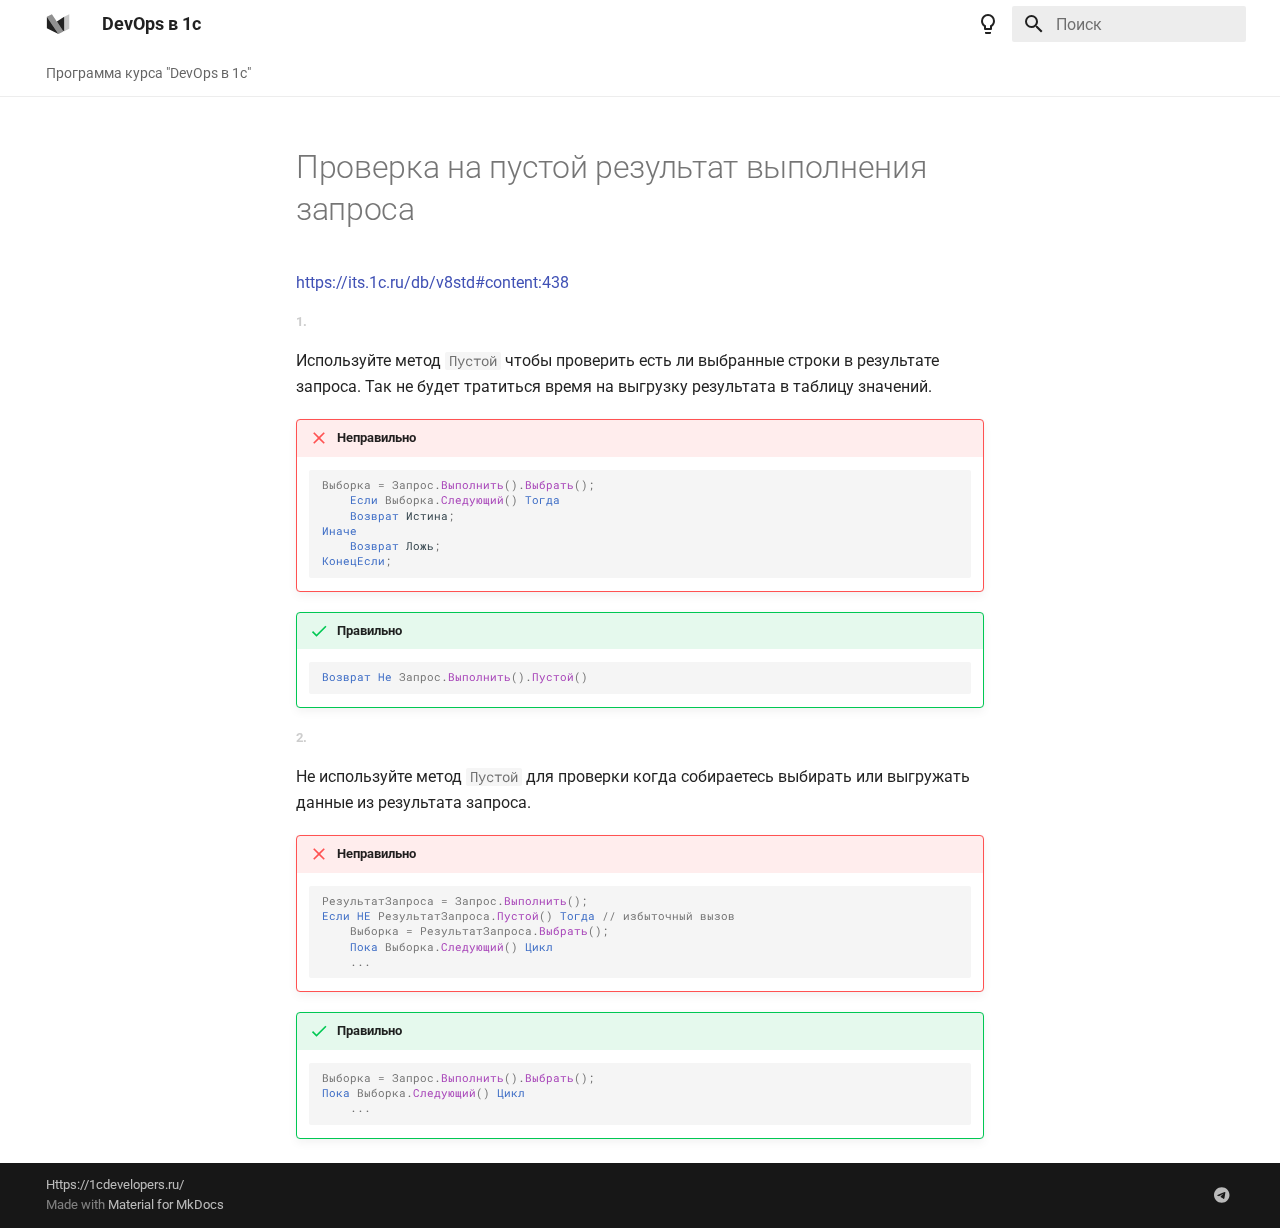
<file: std/std438/index.html>
<!doctype html>
<html lang="ru" class="no-js">
  <head>
    
      <meta charset="utf-8">
      <meta name="viewport" content="width=device-width,initial-scale=1">
      
        <meta name="description" content="Меня зовут Иванов Егор, я специалист по DevOps-практикам в 1с.<br><br> Мой опыт и те сложности, с которыми я и моя команда столкнулись при внедрении devOps- практик,
 помогли мне наработать большую базу знаний и методик,которыми я решил поделиться с вами на курсе "DevOps в 1С".">
      
      
        <meta name="author" content="Иванов Егор">
      
      
        <link rel="canonical" href="https://1cdevelopers.ru/std/std438/">
      
      
      
      <link rel="icon" href="../../assets/images/favicon.png">
      <meta name="generator" content="mkdocs-1.4.2, mkdocs-material-9.0.6">
    
    
      
        <title>Проверка на пустой результат выполнения запроса - DevOps в 1с</title>
      
    
    
      <link rel="stylesheet" href="../../assets/stylesheets/main.558e4712.min.css">
      
        
        <link rel="stylesheet" href="../../assets/stylesheets/palette.2505c338.min.css">
      
      

    
    
    
      
        
        
        <link rel="preconnect" href="https://fonts.gstatic.com" crossorigin>
        <link rel="stylesheet" href="https://fonts.googleapis.com/css?family=Roboto:300,300i,400,400i,700,700i%7CRoboto+Mono:400,400i,700,700i&display=fallback">
        <style>:root{--md-text-font:"Roboto";--md-code-font:"Roboto Mono"}</style>
      
    
    
      <link rel="stylesheet" href="../../assets/stylesheets/extra.css">
    
    <script>__md_scope=new URL("../..",location),__md_hash=e=>[...e].reduce((e,_)=>(e<<5)-e+_.charCodeAt(0),0),__md_get=(e,_=localStorage,t=__md_scope)=>JSON.parse(_.getItem(t.pathname+"."+e)),__md_set=(e,_,t=localStorage,a=__md_scope)=>{try{t.setItem(a.pathname+"."+e,JSON.stringify(_))}catch(e){}}</script>
    
  
      
  


  
  


  <script id="__analytics">function __md_analytics(){function n(){dataLayer.push(arguments)}window.dataLayer=window.dataLayer||[],n("js",new Date),n("config","G-T64GZF40WT"),document.addEventListener("DOMContentLoaded",function(){document.forms.search&&document.forms.search.query.addEventListener("blur",function(){this.value&&n("event","search",{search_term:this.value})}),document$.subscribe(function(){var a=document.forms.feedback;if(void 0!==a)for(var e of a.querySelectorAll("[type=submit]"))e.addEventListener("click",function(e){e.preventDefault();var t=document.location.pathname,e=this.getAttribute("data-md-value");n("event","feedback",{page:t,data:e}),a.firstElementChild.disabled=!0;e=a.querySelector(".md-feedback__note [data-md-value='"+e+"']");e&&(e.hidden=!1)}),a.hidden=!1}),location$.subscribe(function(e){n("config","G-T64GZF40WT",{page_path:e.pathname})})});var e=document.createElement("script");e.async=!0,e.src="https://www.googletagmanager.com/gtag/js?id=G-T64GZF40WT",document.getElementById("__analytics").insertAdjacentElement("afterEnd",e)}</script>

  
    <script>"undefined"!=typeof __md_analytics&&__md_analytics()</script>
  

    

  <!-- Yandex.Metrika counter -->
  <script type="text/javascript" >
    (function(m,e,t,r,i,k,a){m[i]=m[i]||function(){(m[i].a=m[i].a||[]).push(arguments)};
    m[i].l=1*new Date();k=e.createElement(t),a=e.getElementsByTagName(t)[0],k.async=1,k.src=r,a.parentNode.insertBefore(k,a)})
    (window, document, "script", "https://mc.yandex.ru/metrika/tag.js", "ym");

    ym(86674876, "init", {
      clickmap:true,
      trackLinks:true,
      accurateTrackBounce:true,
      webvisor:true
    });
  </script>
  <noscript><div><img src="https://mc.yandex.ru/watch/86674876" style="position:absolute; left:-9999px;" alt="" /></div></noscript>
  <!-- /Yandex.Metrika counter -->

    
    
  </head>
  
  
    
    
      
    
    
    
    
    <body dir="ltr" data-md-color-scheme="default" data-md-color-primary="white" data-md-color-accent="indigo">
  
    
    
      <script>var palette=__md_get("__palette");if(palette&&"object"==typeof palette.color)for(var key of Object.keys(palette.color))document.body.setAttribute("data-md-color-"+key,palette.color[key])</script>
    
    <input class="md-toggle" data-md-toggle="drawer" type="checkbox" id="__drawer" autocomplete="off">
    <input class="md-toggle" data-md-toggle="search" type="checkbox" id="__search" autocomplete="off">
    <label class="md-overlay" for="__drawer"></label>
    <div data-md-component="skip">
      
        
        <a href="#_1" class="md-skip">
          Перейти к содержанию
        </a>
      
    </div>
    <div data-md-component="announce">
      
    </div>
    
    
      

<header class="md-header" data-md-component="header">
  <nav class="md-header__inner md-grid" aria-label="Верхний колонтитул">
    <a href="../.." title="DevOps в 1с" class="md-header__button md-logo" aria-label="DevOps в 1с" data-md-component="logo">
      
  
  <svg xmlns="http://www.w3.org/2000/svg" viewBox="0 0 89 89">
  <path d="M3.136,17.387l0,42.932l42.932,21.467l-42.932,-64.399Z" />
  <path d="M21.91,8l42.933,64.398l-18.775,9.388l-42.932,-64.399l18.774,-9.387Z" style="fill-opacity: 0.5" />
  <path d="M67.535,17.387l-27.262,18.156l21.878,32.818l5.384,2.691l0,-53.665Z" />
  <path d="M67.535,17.387l0,53.666l18.774,-9.388l0,-53.665l-18.774,9.387Z" style="fill-opacity: 0.25" />
</svg>

    </a>
    <label class="md-header__button md-icon" for="__drawer">
      <svg xmlns="http://www.w3.org/2000/svg" viewBox="0 0 24 24"><path d="M3 6h18v2H3V6m0 5h18v2H3v-2m0 5h18v2H3v-2Z"/></svg>
    </label>
    <div class="md-header__title" data-md-component="header-title">
      <div class="md-header__ellipsis">
        <div class="md-header__topic">
          <span class="md-ellipsis">
            DevOps в 1с
          </span>
        </div>
        <div class="md-header__topic" data-md-component="header-topic">
          <span class="md-ellipsis">
            
              Проверка на пустой результат выполнения запроса
            
          </span>
        </div>
      </div>
    </div>
    
      <form class="md-header__option" data-md-component="palette">
        
          
          <input class="md-option" data-md-color-media="(prefers-color-scheme: light)" data-md-color-scheme="default" data-md-color-primary="white" data-md-color-accent="indigo"  aria-label="Выключить свет"  type="radio" name="__palette" id="__palette_1">
          
            <label class="md-header__button md-icon" title="Выключить свет" for="__palette_2" hidden>
              <svg xmlns="http://www.w3.org/2000/svg" viewBox="0 0 24 24"><path d="M12 2a7 7 0 0 1 7 7c0 2.38-1.19 4.47-3 5.74V17a1 1 0 0 1-1 1H9a1 1 0 0 1-1-1v-2.26C6.19 13.47 5 11.38 5 9a7 7 0 0 1 7-7M9 21v-1h6v1a1 1 0 0 1-1 1h-4a1 1 0 0 1-1-1m3-17a5 5 0 0 0-5 5c0 2.05 1.23 3.81 3 4.58V16h4v-2.42c1.77-.77 3-2.53 3-4.58a5 5 0 0 0-5-5Z"/></svg>
            </label>
          
        
          
          <input class="md-option" data-md-color-media="(prefers-color-scheme: dark)" data-md-color-scheme="slate" data-md-color-primary="black" data-md-color-accent="light-blue"  aria-label="Включить свет"  type="radio" name="__palette" id="__palette_2">
          
            <label class="md-header__button md-icon" title="Включить свет" for="__palette_1" hidden>
              <svg xmlns="http://www.w3.org/2000/svg" viewBox="0 0 24 24"><path d="M12 2a7 7 0 0 0-7 7c0 2.38 1.19 4.47 3 5.74V17a1 1 0 0 0 1 1h6a1 1 0 0 0 1-1v-2.26c1.81-1.27 3-3.36 3-5.74a7 7 0 0 0-7-7M9 21a1 1 0 0 0 1 1h4a1 1 0 0 0 1-1v-1H9v1Z"/></svg>
            </label>
          
        
      </form>
    
    
    
      <label class="md-header__button md-icon" for="__search">
        <svg xmlns="http://www.w3.org/2000/svg" viewBox="0 0 24 24"><path d="M9.5 3A6.5 6.5 0 0 1 16 9.5c0 1.61-.59 3.09-1.56 4.23l.27.27h.79l5 5-1.5 1.5-5-5v-.79l-.27-.27A6.516 6.516 0 0 1 9.5 16 6.5 6.5 0 0 1 3 9.5 6.5 6.5 0 0 1 9.5 3m0 2C7 5 5 7 5 9.5S7 14 9.5 14 14 12 14 9.5 12 5 9.5 5Z"/></svg>
      </label>
      <div class="md-search" data-md-component="search" role="dialog">
  <label class="md-search__overlay" for="__search"></label>
  <div class="md-search__inner" role="search">
    <form class="md-search__form" name="search">
      <input type="text" class="md-search__input" name="query" aria-label="Поиск" placeholder="Поиск" autocapitalize="off" autocorrect="off" autocomplete="off" spellcheck="false" data-md-component="search-query" required>
      <label class="md-search__icon md-icon" for="__search">
        <svg xmlns="http://www.w3.org/2000/svg" viewBox="0 0 24 24"><path d="M9.5 3A6.5 6.5 0 0 1 16 9.5c0 1.61-.59 3.09-1.56 4.23l.27.27h.79l5 5-1.5 1.5-5-5v-.79l-.27-.27A6.516 6.516 0 0 1 9.5 16 6.5 6.5 0 0 1 3 9.5 6.5 6.5 0 0 1 9.5 3m0 2C7 5 5 7 5 9.5S7 14 9.5 14 14 12 14 9.5 12 5 9.5 5Z"/></svg>
        <svg xmlns="http://www.w3.org/2000/svg" viewBox="0 0 24 24"><path d="M20 11v2H8l5.5 5.5-1.42 1.42L4.16 12l7.92-7.92L13.5 5.5 8 11h12Z"/></svg>
      </label>
      <nav class="md-search__options" aria-label="Поиск">
        
          <a href="javascript:void(0)" class="md-search__icon md-icon" title="Поделиться" aria-label="Поделиться" data-clipboard data-clipboard-text="" data-md-component="search-share" tabindex="-1">
            <svg xmlns="http://www.w3.org/2000/svg" viewBox="0 0 24 24"><path d="M18 16.08c-.76 0-1.44.3-1.96.77L8.91 12.7c.05-.23.09-.46.09-.7 0-.24-.04-.47-.09-.7l7.05-4.11c.54.5 1.25.81 2.04.81a3 3 0 0 0 3-3 3 3 0 0 0-3-3 3 3 0 0 0-3 3c0 .24.04.47.09.7L8.04 9.81C7.5 9.31 6.79 9 6 9a3 3 0 0 0-3 3 3 3 0 0 0 3 3c.79 0 1.5-.31 2.04-.81l7.12 4.15c-.05.21-.08.43-.08.66 0 1.61 1.31 2.91 2.92 2.91 1.61 0 2.92-1.3 2.92-2.91A2.92 2.92 0 0 0 18 16.08Z"/></svg>
          </a>
        
        <button type="reset" class="md-search__icon md-icon" title="Очистить" aria-label="Очистить" tabindex="-1">
          <svg xmlns="http://www.w3.org/2000/svg" viewBox="0 0 24 24"><path d="M19 6.41 17.59 5 12 10.59 6.41 5 5 6.41 10.59 12 5 17.59 6.41 19 12 13.41 17.59 19 19 17.59 13.41 12 19 6.41Z"/></svg>
        </button>
      </nav>
      
        <div class="md-search__suggest" data-md-component="search-suggest"></div>
      
    </form>
    <div class="md-search__output">
      <div class="md-search__scrollwrap" data-md-scrollfix>
        <div class="md-search-result" data-md-component="search-result">
          <div class="md-search-result__meta">
            Инициализация поиска
          </div>
          <ol class="md-search-result__list" role="presentation"></ol>
        </div>
      </div>
    </div>
  </div>
</div>
    
    
  </nav>
  
</header>
    
    <div class="md-container" data-md-component="container">
      
      
        
          
            
<nav class="md-tabs" aria-label="Вкладки" data-md-component="tabs">
  <div class="md-tabs__inner md-grid">
    <ul class="md-tabs__list">
      
        
  
  


  <li class="md-tabs__item">
    <a href="../.." class="md-tabs__link">
      Программа курса "DevOps в 1с"
    </a>
  </li>

      
    </ul>
  </div>
</nav>
          
        
      
      <main class="md-main" data-md-component="main">
        <div class="md-main__inner md-grid">
          
            
              
              <div class="md-sidebar md-sidebar--primary" data-md-component="sidebar" data-md-type="navigation" >
                <div class="md-sidebar__scrollwrap">
                  <div class="md-sidebar__inner">
                    

  


<nav class="md-nav md-nav--primary md-nav--lifted" aria-label="Навигация" data-md-level="0">
  <label class="md-nav__title" for="__drawer">
    <a href="../.." title="DevOps в 1с" class="md-nav__button md-logo" aria-label="DevOps в 1с" data-md-component="logo">
      
  
  <svg xmlns="http://www.w3.org/2000/svg" viewBox="0 0 89 89">
  <path d="M3.136,17.387l0,42.932l42.932,21.467l-42.932,-64.399Z" />
  <path d="M21.91,8l42.933,64.398l-18.775,9.388l-42.932,-64.399l18.774,-9.387Z" style="fill-opacity: 0.5" />
  <path d="M67.535,17.387l-27.262,18.156l21.878,32.818l5.384,2.691l0,-53.665Z" />
  <path d="M67.535,17.387l0,53.666l18.774,-9.388l0,-53.665l-18.774,9.387Z" style="fill-opacity: 0.25" />
</svg>

    </a>
    DevOps в 1с
  </label>
  
  <ul class="md-nav__list" data-md-scrollfix>
    
      
      
      

  
  
  
    <li class="md-nav__item">
      <a href="../.." class="md-nav__link">
        Программа курса "DevOps в 1с"
      </a>
    </li>
  

    
  </ul>
</nav>
                  </div>
                </div>
              </div>
            
            
              
              <div class="md-sidebar md-sidebar--secondary" data-md-component="sidebar" data-md-type="toc" >
                <div class="md-sidebar__scrollwrap">
                  <div class="md-sidebar__inner">
                    

<nav class="md-nav md-nav--secondary" aria-label="Содержание раздела">
  
  
  
    
  
  
    <label class="md-nav__title" for="__toc">
      <span class="md-nav__icon md-icon"></span>
      Содержание раздела
    </label>
    <ul class="md-nav__list" data-md-component="toc" data-md-scrollfix>
      
        <li class="md-nav__item">
  <a href="#1" class="md-nav__link">
    1.
  </a>
  
</li>
      
        <li class="md-nav__item">
  <a href="#2" class="md-nav__link">
    2.
  </a>
  
</li>
      
    </ul>
  
</nav>
                  </div>
                </div>
              </div>
            
          
          
            <div class="md-content" data-md-component="content">
              <article class="md-content__inner md-typeset">
                
                  



<h1 id="_1">Проверка на пустой результат выполнения запроса<a class="headerlink" href="#_1" title="Permanent link">&para;</a></h1>
<p><a href="https://its.1c.ru/db/v8std#content:438">https://its.1c.ru/db/v8std#content:438</a></p>
<h6 id="1">1.<a class="headerlink" href="#1" title="Permanent link">&para;</a></h6>
<p>Используйте метод <code class="highlight"><span class="nv">Пустой</span></code> чтобы проверить есть ли выбранные строки в результате запроса. Так не будет тратиться время на выгрузку результата в таблицу значений.</p>
<div class="admonition failure">
<p class="admonition-title">Неправильно</p>
<div class="highlight"><pre><span></span><code><span class="nv">Выборка</span> <span class="o">=</span> <span class="nv">Запрос</span><span class="o">.</span><span class="nf">Выполнить</span><span class="p">()</span><span class="o">.</span><span class="nf">Выбрать</span><span class="p">();</span>
    <span class="k">Если</span> <span class="nv">Выборка</span><span class="o">.</span><span class="nf">Следующий</span><span class="p">()</span> <span class="k">Тогда</span>
    <span class="k">Возврат</span> <span class="kc">Истина</span><span class="p">;</span>
<span class="k">Иначе</span>
    <span class="k">Возврат</span> <span class="kc">Ложь</span><span class="p">;</span>
<span class="k">КонецЕсли</span><span class="p">;</span>
</code></pre></div>
</div>
<div class="admonition success">
<p class="admonition-title">Правильно</p>
<div class="highlight"><pre><span></span><code><span class="k">Возврат</span> <span class="k">Не</span> <span class="nv">Запрос</span><span class="o">.</span><span class="nf">Выполнить</span><span class="p">()</span><span class="o">.</span><span class="nf">Пустой</span><span class="p">()</span>
</code></pre></div>
</div>
<h6 id="2">2.<a class="headerlink" href="#2" title="Permanent link">&para;</a></h6>
<p>Не используйте метод <code class="highlight"><span class="nv">Пустой</span></code> для проверки когда собираетесь выбирать или выгружать данные из результата запроса.</p>
<div class="admonition failure">
<p class="admonition-title">Неправильно</p>
<div class="highlight"><pre><span></span><code><span class="nv">РезультатЗапроса</span> <span class="o">=</span> <span class="nv">Запрос</span><span class="o">.</span><span class="nf">Выполнить</span><span class="p">();</span>
<span class="k">Если</span> <span class="k">НЕ</span> <span class="nv">РезультатЗапроса</span><span class="o">.</span><span class="nf">Пустой</span><span class="p">()</span> <span class="k">Тогда</span> <span class="c c-Singleline">// избыточный вызов</span>
    <span class="nv">Выборка</span> <span class="o">=</span> <span class="nv">РезультатЗапроса</span><span class="o">.</span><span class="nf">Выбрать</span><span class="p">();</span> 
    <span class="k">Пока</span> <span class="nv">Выборка</span><span class="o">.</span><span class="nf">Следующий</span><span class="p">()</span> <span class="k">Цикл</span>
    <span class="o">...</span>
</code></pre></div>
</div>
<div class="admonition success">
<p class="admonition-title">Правильно</p>
<div class="highlight"><pre><span></span><code><span class="nv">Выборка</span> <span class="o">=</span> <span class="nv">Запрос</span><span class="o">.</span><span class="nf">Выполнить</span><span class="p">()</span><span class="o">.</span><span class="nf">Выбрать</span><span class="p">();</span>
<span class="k">Пока</span> <span class="nv">Выборка</span><span class="o">.</span><span class="nf">Следующий</span><span class="p">()</span> <span class="k">Цикл</span>
    <span class="o">...</span>
</code></pre></div>
</div>


  




                
              </article>
            </div>
          
          
  <script>var tabs=__md_get("__tabs");if(Array.isArray(tabs))e:for(var set of document.querySelectorAll(".tabbed-set")){var tab,labels=set.querySelector(".tabbed-labels");for(tab of tabs)for(var label of labels.getElementsByTagName("label"))if(label.innerText.trim()===tab){var input=document.getElementById(label.htmlFor);input.checked=!0;continue e}}</script>

        </div>
        
          <a href="#" class="md-top md-icon" data-md-component="top" hidden>
            <svg xmlns="http://www.w3.org/2000/svg" viewBox="0 0 24 24"><path d="M13 20h-2V8l-5.5 5.5-1.42-1.42L12 4.16l7.92 7.92-1.42 1.42L13 8v12Z"/></svg>
            К началу
          </a>
        
      </main>
      
        <footer class="md-footer">
  
  <div class="md-footer-meta md-typeset">
    <div class="md-footer-meta__inner md-grid">
      <div class="md-copyright">
  
    <div class="md-copyright__highlight">
      Https://1cdevelopers.ru/
    </div>
  
  
    Made with
    <a href="https://squidfunk.github.io/mkdocs-material/" target="_blank" rel="noopener">
      Material for MkDocs
    </a>
  
</div>
      
        <div class="md-social">
  
    
    
      
      
    
    <a href="https://t.me/+i6A4xolMhfFhOWQy" target="_blank" rel="noopener" title="t.me" class="md-social__link">
      <svg xmlns="http://www.w3.org/2000/svg" viewBox="0 0 496 512"><!--! Font Awesome Free 6.2.1 by @fontawesome - https://fontawesome.com License - https://fontawesome.com/license/free (Icons: CC BY 4.0, Fonts: SIL OFL 1.1, Code: MIT License) Copyright 2022 Fonticons, Inc.--><path d="M248 8C111.033 8 0 119.033 0 256s111.033 248 248 248 248-111.033 248-248S384.967 8 248 8Zm114.952 168.66c-3.732 39.215-19.881 134.378-28.1 178.3-3.476 18.584-10.322 24.816-16.948 25.425-14.4 1.326-25.338-9.517-39.287-18.661-21.827-14.308-34.158-23.215-55.346-37.177-24.485-16.135-8.612-25 5.342-39.5 3.652-3.793 67.107-61.51 68.335-66.746.153-.655.3-3.1-1.154-4.384s-3.59-.849-5.135-.5q-3.283.746-104.608 69.142-14.845 10.194-26.894 9.934c-8.855-.191-25.888-5.006-38.551-9.123-15.531-5.048-27.875-7.717-26.8-16.291q.84-6.7 18.45-13.7 108.446-47.248 144.628-62.3c68.872-28.647 83.183-33.623 92.511-33.789 2.052-.034 6.639.474 9.61 2.885a10.452 10.452 0 0 1 3.53 6.716 43.765 43.765 0 0 1 .417 9.769Z"/></svg>
    </a>
  
</div>
      
    </div>
  </div>
</footer>
      
    </div>
    <div class="md-dialog" data-md-component="dialog">
      <div class="md-dialog__inner md-typeset"></div>
    </div>
    
    <script id="__config" type="application/json">{"base": "../..", "features": ["content.code.annotate", "content.tabs.link", "header.autohide", "navigation.indexes", "navigation.sections", "navigation.tabs", "navigation.top", "navigation.tracking", "search.highlight", "search.share", "search.suggest"], "search": "../../assets/javascripts/workers/search.e5c33ebb.min.js", "translations": {"clipboard.copied": "\u0421\u043a\u043e\u043f\u0438\u0440\u043e\u0432\u0430\u043d\u043e \u0432 \u0431\u0443\u0444\u0435\u0440", "clipboard.copy": "\u041a\u043e\u043f\u0438\u0440\u043e\u0432\u0430\u0442\u044c \u0432 \u0431\u0443\u0444\u0435\u0440", "search.result.more.one": "\u0415\u0449\u0451 1 \u043d\u0430 \u044d\u0442\u043e\u0439 \u0441\u0442\u0440\u0430\u043d\u0438\u0446\u0435", "search.result.more.other": "\u0415\u0449\u0451 # \u043d\u0430 \u044d\u0442\u043e\u0439 \u0441\u0442\u0440\u0430\u043d\u0438\u0446\u0435", "search.result.none": "\u0421\u043e\u0432\u043f\u0430\u0434\u0435\u043d\u0438\u0439 \u043d\u0435 \u043d\u0430\u0439\u0434\u0435\u043d\u043e", "search.result.one": "\u041d\u0430\u0439\u0434\u0435\u043d\u043e 1 \u0441\u043e\u0432\u043f\u0430\u0434\u0435\u043d\u0438\u0435", "search.result.other": "\u041d\u0430\u0439\u0434\u0435\u043d\u043e \u0441\u043e\u0432\u043f\u0430\u0434\u0435\u043d\u0438\u0439: #", "search.result.placeholder": "\u041d\u0430\u0447\u043d\u0438\u0442\u0435 \u043f\u0435\u0447\u0430\u0442\u0430\u0442\u044c \u0434\u043b\u044f \u043f\u043e\u0438\u0441\u043a\u0430", "search.result.term.missing": "\u041e\u0442\u0441\u0443\u0442\u0441\u0442\u0432\u0443\u0435\u0442", "select.version": "\u0412\u044b\u0431\u0435\u0440\u0438\u0442\u0435 \u0432\u0435\u0440\u0441\u0438\u044e"}}</script>
    
    
      <script src="../../assets/javascripts/bundle.51d95adb.min.js"></script>
      
    
  </body>
</html>
</file>
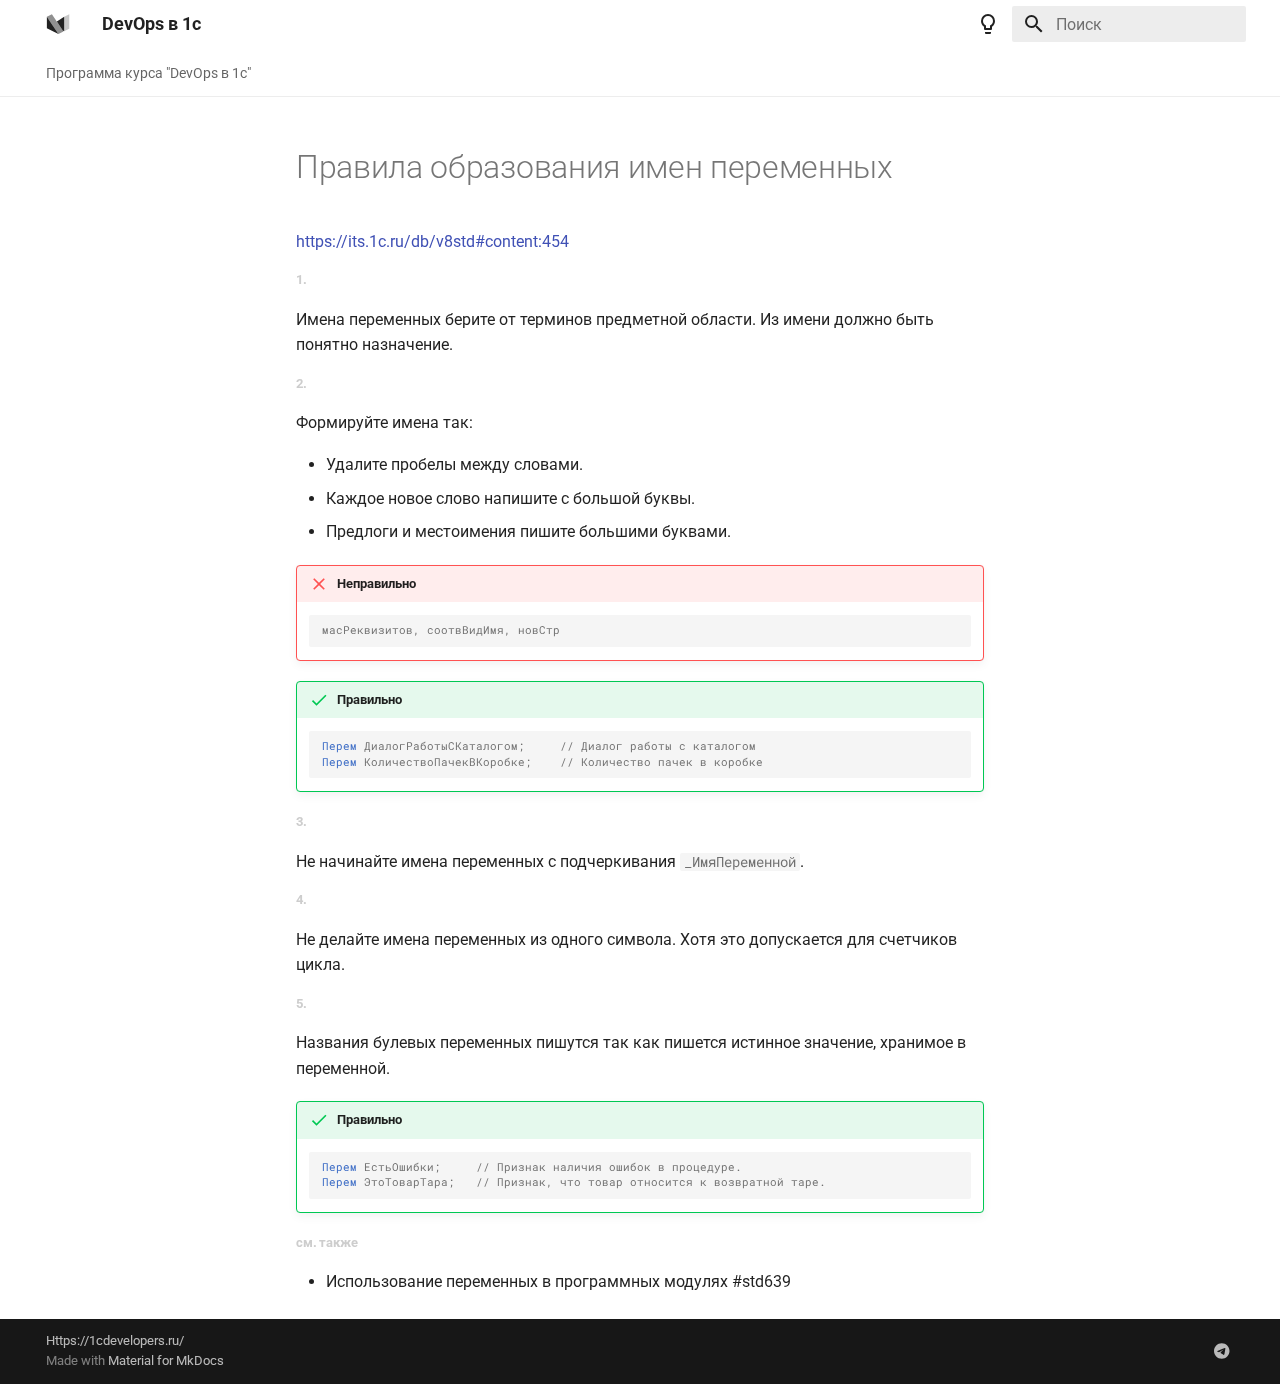
<file: std/std454/index.html>
<!doctype html>
<html lang="ru" class="no-js">
  <head>
    
      <meta charset="utf-8">
      <meta name="viewport" content="width=device-width,initial-scale=1">
      
        <meta name="description" content="Меня зовут Иванов Егор, я специалист по DevOps-практикам в 1с.<br><br> Мой опыт и те сложности, с которыми я и моя команда столкнулись при внедрении devOps- практик,
 помогли мне наработать большую базу знаний и методик,которыми я решил поделиться с вами на курсе "DevOps в 1С".">
      
      
        <meta name="author" content="Иванов Егор">
      
      
        <link rel="canonical" href="https://1cdevelopers.ru/std/std454/">
      
      
      
      <link rel="icon" href="../../assets/images/favicon.png">
      <meta name="generator" content="mkdocs-1.4.2, mkdocs-material-9.0.6">
    
    
      
        <title>Правила образования имен переменных - DevOps в 1с</title>
      
    
    
      <link rel="stylesheet" href="../../assets/stylesheets/main.558e4712.min.css">
      
        
        <link rel="stylesheet" href="../../assets/stylesheets/palette.2505c338.min.css">
      
      

    
    
    
      
        
        
        <link rel="preconnect" href="https://fonts.gstatic.com" crossorigin>
        <link rel="stylesheet" href="https://fonts.googleapis.com/css?family=Roboto:300,300i,400,400i,700,700i%7CRoboto+Mono:400,400i,700,700i&display=fallback">
        <style>:root{--md-text-font:"Roboto";--md-code-font:"Roboto Mono"}</style>
      
    
    
      <link rel="stylesheet" href="../../assets/stylesheets/extra.css">
    
    <script>__md_scope=new URL("../..",location),__md_hash=e=>[...e].reduce((e,_)=>(e<<5)-e+_.charCodeAt(0),0),__md_get=(e,_=localStorage,t=__md_scope)=>JSON.parse(_.getItem(t.pathname+"."+e)),__md_set=(e,_,t=localStorage,a=__md_scope)=>{try{t.setItem(a.pathname+"."+e,JSON.stringify(_))}catch(e){}}</script>
    
  
      
  


  
  


  <script id="__analytics">function __md_analytics(){function n(){dataLayer.push(arguments)}window.dataLayer=window.dataLayer||[],n("js",new Date),n("config","G-T64GZF40WT"),document.addEventListener("DOMContentLoaded",function(){document.forms.search&&document.forms.search.query.addEventListener("blur",function(){this.value&&n("event","search",{search_term:this.value})}),document$.subscribe(function(){var a=document.forms.feedback;if(void 0!==a)for(var e of a.querySelectorAll("[type=submit]"))e.addEventListener("click",function(e){e.preventDefault();var t=document.location.pathname,e=this.getAttribute("data-md-value");n("event","feedback",{page:t,data:e}),a.firstElementChild.disabled=!0;e=a.querySelector(".md-feedback__note [data-md-value='"+e+"']");e&&(e.hidden=!1)}),a.hidden=!1}),location$.subscribe(function(e){n("config","G-T64GZF40WT",{page_path:e.pathname})})});var e=document.createElement("script");e.async=!0,e.src="https://www.googletagmanager.com/gtag/js?id=G-T64GZF40WT",document.getElementById("__analytics").insertAdjacentElement("afterEnd",e)}</script>

  
    <script>"undefined"!=typeof __md_analytics&&__md_analytics()</script>
  

    

  <!-- Yandex.Metrika counter -->
  <script type="text/javascript" >
    (function(m,e,t,r,i,k,a){m[i]=m[i]||function(){(m[i].a=m[i].a||[]).push(arguments)};
    m[i].l=1*new Date();k=e.createElement(t),a=e.getElementsByTagName(t)[0],k.async=1,k.src=r,a.parentNode.insertBefore(k,a)})
    (window, document, "script", "https://mc.yandex.ru/metrika/tag.js", "ym");

    ym(86674876, "init", {
      clickmap:true,
      trackLinks:true,
      accurateTrackBounce:true,
      webvisor:true
    });
  </script>
  <noscript><div><img src="https://mc.yandex.ru/watch/86674876" style="position:absolute; left:-9999px;" alt="" /></div></noscript>
  <!-- /Yandex.Metrika counter -->

    
    
  </head>
  
  
    
    
      
    
    
    
    
    <body dir="ltr" data-md-color-scheme="default" data-md-color-primary="white" data-md-color-accent="indigo">
  
    
    
      <script>var palette=__md_get("__palette");if(palette&&"object"==typeof palette.color)for(var key of Object.keys(palette.color))document.body.setAttribute("data-md-color-"+key,palette.color[key])</script>
    
    <input class="md-toggle" data-md-toggle="drawer" type="checkbox" id="__drawer" autocomplete="off">
    <input class="md-toggle" data-md-toggle="search" type="checkbox" id="__search" autocomplete="off">
    <label class="md-overlay" for="__drawer"></label>
    <div data-md-component="skip">
      
        
        <a href="#_1" class="md-skip">
          Перейти к содержанию
        </a>
      
    </div>
    <div data-md-component="announce">
      
    </div>
    
    
      

<header class="md-header" data-md-component="header">
  <nav class="md-header__inner md-grid" aria-label="Верхний колонтитул">
    <a href="../.." title="DevOps в 1с" class="md-header__button md-logo" aria-label="DevOps в 1с" data-md-component="logo">
      
  
  <svg xmlns="http://www.w3.org/2000/svg" viewBox="0 0 89 89">
  <path d="M3.136,17.387l0,42.932l42.932,21.467l-42.932,-64.399Z" />
  <path d="M21.91,8l42.933,64.398l-18.775,9.388l-42.932,-64.399l18.774,-9.387Z" style="fill-opacity: 0.5" />
  <path d="M67.535,17.387l-27.262,18.156l21.878,32.818l5.384,2.691l0,-53.665Z" />
  <path d="M67.535,17.387l0,53.666l18.774,-9.388l0,-53.665l-18.774,9.387Z" style="fill-opacity: 0.25" />
</svg>

    </a>
    <label class="md-header__button md-icon" for="__drawer">
      <svg xmlns="http://www.w3.org/2000/svg" viewBox="0 0 24 24"><path d="M3 6h18v2H3V6m0 5h18v2H3v-2m0 5h18v2H3v-2Z"/></svg>
    </label>
    <div class="md-header__title" data-md-component="header-title">
      <div class="md-header__ellipsis">
        <div class="md-header__topic">
          <span class="md-ellipsis">
            DevOps в 1с
          </span>
        </div>
        <div class="md-header__topic" data-md-component="header-topic">
          <span class="md-ellipsis">
            
              Правила образования имен переменных
            
          </span>
        </div>
      </div>
    </div>
    
      <form class="md-header__option" data-md-component="palette">
        
          
          <input class="md-option" data-md-color-media="(prefers-color-scheme: light)" data-md-color-scheme="default" data-md-color-primary="white" data-md-color-accent="indigo"  aria-label="Выключить свет"  type="radio" name="__palette" id="__palette_1">
          
            <label class="md-header__button md-icon" title="Выключить свет" for="__palette_2" hidden>
              <svg xmlns="http://www.w3.org/2000/svg" viewBox="0 0 24 24"><path d="M12 2a7 7 0 0 1 7 7c0 2.38-1.19 4.47-3 5.74V17a1 1 0 0 1-1 1H9a1 1 0 0 1-1-1v-2.26C6.19 13.47 5 11.38 5 9a7 7 0 0 1 7-7M9 21v-1h6v1a1 1 0 0 1-1 1h-4a1 1 0 0 1-1-1m3-17a5 5 0 0 0-5 5c0 2.05 1.23 3.81 3 4.58V16h4v-2.42c1.77-.77 3-2.53 3-4.58a5 5 0 0 0-5-5Z"/></svg>
            </label>
          
        
          
          <input class="md-option" data-md-color-media="(prefers-color-scheme: dark)" data-md-color-scheme="slate" data-md-color-primary="black" data-md-color-accent="light-blue"  aria-label="Включить свет"  type="radio" name="__palette" id="__palette_2">
          
            <label class="md-header__button md-icon" title="Включить свет" for="__palette_1" hidden>
              <svg xmlns="http://www.w3.org/2000/svg" viewBox="0 0 24 24"><path d="M12 2a7 7 0 0 0-7 7c0 2.38 1.19 4.47 3 5.74V17a1 1 0 0 0 1 1h6a1 1 0 0 0 1-1v-2.26c1.81-1.27 3-3.36 3-5.74a7 7 0 0 0-7-7M9 21a1 1 0 0 0 1 1h4a1 1 0 0 0 1-1v-1H9v1Z"/></svg>
            </label>
          
        
      </form>
    
    
    
      <label class="md-header__button md-icon" for="__search">
        <svg xmlns="http://www.w3.org/2000/svg" viewBox="0 0 24 24"><path d="M9.5 3A6.5 6.5 0 0 1 16 9.5c0 1.61-.59 3.09-1.56 4.23l.27.27h.79l5 5-1.5 1.5-5-5v-.79l-.27-.27A6.516 6.516 0 0 1 9.5 16 6.5 6.5 0 0 1 3 9.5 6.5 6.5 0 0 1 9.5 3m0 2C7 5 5 7 5 9.5S7 14 9.5 14 14 12 14 9.5 12 5 9.5 5Z"/></svg>
      </label>
      <div class="md-search" data-md-component="search" role="dialog">
  <label class="md-search__overlay" for="__search"></label>
  <div class="md-search__inner" role="search">
    <form class="md-search__form" name="search">
      <input type="text" class="md-search__input" name="query" aria-label="Поиск" placeholder="Поиск" autocapitalize="off" autocorrect="off" autocomplete="off" spellcheck="false" data-md-component="search-query" required>
      <label class="md-search__icon md-icon" for="__search">
        <svg xmlns="http://www.w3.org/2000/svg" viewBox="0 0 24 24"><path d="M9.5 3A6.5 6.5 0 0 1 16 9.5c0 1.61-.59 3.09-1.56 4.23l.27.27h.79l5 5-1.5 1.5-5-5v-.79l-.27-.27A6.516 6.516 0 0 1 9.5 16 6.5 6.5 0 0 1 3 9.5 6.5 6.5 0 0 1 9.5 3m0 2C7 5 5 7 5 9.5S7 14 9.5 14 14 12 14 9.5 12 5 9.5 5Z"/></svg>
        <svg xmlns="http://www.w3.org/2000/svg" viewBox="0 0 24 24"><path d="M20 11v2H8l5.5 5.5-1.42 1.42L4.16 12l7.92-7.92L13.5 5.5 8 11h12Z"/></svg>
      </label>
      <nav class="md-search__options" aria-label="Поиск">
        
          <a href="javascript:void(0)" class="md-search__icon md-icon" title="Поделиться" aria-label="Поделиться" data-clipboard data-clipboard-text="" data-md-component="search-share" tabindex="-1">
            <svg xmlns="http://www.w3.org/2000/svg" viewBox="0 0 24 24"><path d="M18 16.08c-.76 0-1.44.3-1.96.77L8.91 12.7c.05-.23.09-.46.09-.7 0-.24-.04-.47-.09-.7l7.05-4.11c.54.5 1.25.81 2.04.81a3 3 0 0 0 3-3 3 3 0 0 0-3-3 3 3 0 0 0-3 3c0 .24.04.47.09.7L8.04 9.81C7.5 9.31 6.79 9 6 9a3 3 0 0 0-3 3 3 3 0 0 0 3 3c.79 0 1.5-.31 2.04-.81l7.12 4.15c-.05.21-.08.43-.08.66 0 1.61 1.31 2.91 2.92 2.91 1.61 0 2.92-1.3 2.92-2.91A2.92 2.92 0 0 0 18 16.08Z"/></svg>
          </a>
        
        <button type="reset" class="md-search__icon md-icon" title="Очистить" aria-label="Очистить" tabindex="-1">
          <svg xmlns="http://www.w3.org/2000/svg" viewBox="0 0 24 24"><path d="M19 6.41 17.59 5 12 10.59 6.41 5 5 6.41 10.59 12 5 17.59 6.41 19 12 13.41 17.59 19 19 17.59 13.41 12 19 6.41Z"/></svg>
        </button>
      </nav>
      
        <div class="md-search__suggest" data-md-component="search-suggest"></div>
      
    </form>
    <div class="md-search__output">
      <div class="md-search__scrollwrap" data-md-scrollfix>
        <div class="md-search-result" data-md-component="search-result">
          <div class="md-search-result__meta">
            Инициализация поиска
          </div>
          <ol class="md-search-result__list" role="presentation"></ol>
        </div>
      </div>
    </div>
  </div>
</div>
    
    
  </nav>
  
</header>
    
    <div class="md-container" data-md-component="container">
      
      
        
          
            
<nav class="md-tabs" aria-label="Вкладки" data-md-component="tabs">
  <div class="md-tabs__inner md-grid">
    <ul class="md-tabs__list">
      
        
  
  


  <li class="md-tabs__item">
    <a href="../.." class="md-tabs__link">
      Программа курса "DevOps в 1с"
    </a>
  </li>

      
    </ul>
  </div>
</nav>
          
        
      
      <main class="md-main" data-md-component="main">
        <div class="md-main__inner md-grid">
          
            
              
              <div class="md-sidebar md-sidebar--primary" data-md-component="sidebar" data-md-type="navigation" >
                <div class="md-sidebar__scrollwrap">
                  <div class="md-sidebar__inner">
                    

  


<nav class="md-nav md-nav--primary md-nav--lifted" aria-label="Навигация" data-md-level="0">
  <label class="md-nav__title" for="__drawer">
    <a href="../.." title="DevOps в 1с" class="md-nav__button md-logo" aria-label="DevOps в 1с" data-md-component="logo">
      
  
  <svg xmlns="http://www.w3.org/2000/svg" viewBox="0 0 89 89">
  <path d="M3.136,17.387l0,42.932l42.932,21.467l-42.932,-64.399Z" />
  <path d="M21.91,8l42.933,64.398l-18.775,9.388l-42.932,-64.399l18.774,-9.387Z" style="fill-opacity: 0.5" />
  <path d="M67.535,17.387l-27.262,18.156l21.878,32.818l5.384,2.691l0,-53.665Z" />
  <path d="M67.535,17.387l0,53.666l18.774,-9.388l0,-53.665l-18.774,9.387Z" style="fill-opacity: 0.25" />
</svg>

    </a>
    DevOps в 1с
  </label>
  
  <ul class="md-nav__list" data-md-scrollfix>
    
      
      
      

  
  
  
    <li class="md-nav__item">
      <a href="../.." class="md-nav__link">
        Программа курса "DevOps в 1с"
      </a>
    </li>
  

    
  </ul>
</nav>
                  </div>
                </div>
              </div>
            
            
              
              <div class="md-sidebar md-sidebar--secondary" data-md-component="sidebar" data-md-type="toc" >
                <div class="md-sidebar__scrollwrap">
                  <div class="md-sidebar__inner">
                    

<nav class="md-nav md-nav--secondary" aria-label="Содержание раздела">
  
  
  
    
  
  
    <label class="md-nav__title" for="__toc">
      <span class="md-nav__icon md-icon"></span>
      Содержание раздела
    </label>
    <ul class="md-nav__list" data-md-component="toc" data-md-scrollfix>
      
        <li class="md-nav__item">
  <a href="#1" class="md-nav__link">
    1.
  </a>
  
</li>
      
        <li class="md-nav__item">
  <a href="#2" class="md-nav__link">
    2.
  </a>
  
</li>
      
        <li class="md-nav__item">
  <a href="#3" class="md-nav__link">
    3.
  </a>
  
</li>
      
        <li class="md-nav__item">
  <a href="#4" class="md-nav__link">
    4.
  </a>
  
</li>
      
        <li class="md-nav__item">
  <a href="#5" class="md-nav__link">
    5.
  </a>
  
</li>
      
        <li class="md-nav__item">
  <a href="#_2" class="md-nav__link">
    см. также
  </a>
  
</li>
      
    </ul>
  
</nav>
                  </div>
                </div>
              </div>
            
          
          
            <div class="md-content" data-md-component="content">
              <article class="md-content__inner md-typeset">
                
                  



<h1 id="_1">Правила образования имен переменных<a class="headerlink" href="#_1" title="Permanent link">&para;</a></h1>
<p><a href="https://its.1c.ru/db/v8std#content:454">https://its.1c.ru/db/v8std#content:454</a></p>
<h6 id="1">1.<a class="headerlink" href="#1" title="Permanent link">&para;</a></h6>
<p>Имена переменных берите от терминов предметной области. Из имени должно быть понятно назначение.</p>
<h6 id="2">2.<a class="headerlink" href="#2" title="Permanent link">&para;</a></h6>
<p>Формируйте имена так: </p>
<ul>
<li>Удалите пробелы между словами.</li>
<li>Каждое новое слово напишите с большой буквы.</li>
<li>Предлоги и местоимения пишите большими буквами.</li>
</ul>
<div class="admonition failure">
<p class="admonition-title">Неправильно</p>
<div class="highlight"><pre><span></span><code><span class="nv">масРеквизитов</span><span class="p">,</span> <span class="nv">соотвВидИмя</span><span class="p">,</span> <span class="nv">новСтр</span>
</code></pre></div>
</div>
<div class="admonition success">
<p class="admonition-title">Правильно</p>
<div class="highlight"><pre><span></span><code><span class="k">Перем</span> <span class="nv">ДиалогРаботыСКаталогом</span><span class="p">;</span>     <span class="c c-Singleline">// Диалог работы с каталогом</span>
<span class="k">Перем</span> <span class="nv">КоличествоПачекВКоробке</span><span class="p">;</span>    <span class="c c-Singleline">// Количество пачек в коробке</span>
</code></pre></div>
</div>
<h6 id="3">3.<a class="headerlink" href="#3" title="Permanent link">&para;</a></h6>
<p>Не начинайте имена переменных с подчеркивания <code class="highlight"><span class="nv">_ИмяПеременной</span></code>.</p>
<h6 id="4">4.<a class="headerlink" href="#4" title="Permanent link">&para;</a></h6>
<p>Не делайте имена переменных из одного символа. Хотя это допускается для счетчиков цикла.</p>
<h6 id="5">5.<a class="headerlink" href="#5" title="Permanent link">&para;</a></h6>
<p>Названия булевых переменных пишутся так как пишется истинное значение, хранимое в переменной.</p>
<div class="admonition success">
<p class="admonition-title">Правильно</p>
<div class="highlight"><pre><span></span><code><span class="k">Перем</span> <span class="nv">ЕстьОшибки</span><span class="p">;</span>     <span class="c c-Singleline">// Признак наличия ошибок в процедуре.   </span>
<span class="k">Перем</span> <span class="nv">ЭтоТоварТара</span><span class="p">;</span>   <span class="c c-Singleline">// Признак, что товар относится к возвратной таре.</span>
</code></pre></div>
</div>
<h6 id="_2">см. также<a class="headerlink" href="#_2" title="Permanent link">&para;</a></h6>
<ul>
<li>Использование переменных в программных модулях #std639</li>
</ul>


  




                
              </article>
            </div>
          
          
  <script>var tabs=__md_get("__tabs");if(Array.isArray(tabs))e:for(var set of document.querySelectorAll(".tabbed-set")){var tab,labels=set.querySelector(".tabbed-labels");for(tab of tabs)for(var label of labels.getElementsByTagName("label"))if(label.innerText.trim()===tab){var input=document.getElementById(label.htmlFor);input.checked=!0;continue e}}</script>

        </div>
        
          <a href="#" class="md-top md-icon" data-md-component="top" hidden>
            <svg xmlns="http://www.w3.org/2000/svg" viewBox="0 0 24 24"><path d="M13 20h-2V8l-5.5 5.5-1.42-1.42L12 4.16l7.92 7.92-1.42 1.42L13 8v12Z"/></svg>
            К началу
          </a>
        
      </main>
      
        <footer class="md-footer">
  
  <div class="md-footer-meta md-typeset">
    <div class="md-footer-meta__inner md-grid">
      <div class="md-copyright">
  
    <div class="md-copyright__highlight">
      Https://1cdevelopers.ru/
    </div>
  
  
    Made with
    <a href="https://squidfunk.github.io/mkdocs-material/" target="_blank" rel="noopener">
      Material for MkDocs
    </a>
  
</div>
      
        <div class="md-social">
  
    
    
      
      
    
    <a href="https://t.me/+i6A4xolMhfFhOWQy" target="_blank" rel="noopener" title="t.me" class="md-social__link">
      <svg xmlns="http://www.w3.org/2000/svg" viewBox="0 0 496 512"><!--! Font Awesome Free 6.2.1 by @fontawesome - https://fontawesome.com License - https://fontawesome.com/license/free (Icons: CC BY 4.0, Fonts: SIL OFL 1.1, Code: MIT License) Copyright 2022 Fonticons, Inc.--><path d="M248 8C111.033 8 0 119.033 0 256s111.033 248 248 248 248-111.033 248-248S384.967 8 248 8Zm114.952 168.66c-3.732 39.215-19.881 134.378-28.1 178.3-3.476 18.584-10.322 24.816-16.948 25.425-14.4 1.326-25.338-9.517-39.287-18.661-21.827-14.308-34.158-23.215-55.346-37.177-24.485-16.135-8.612-25 5.342-39.5 3.652-3.793 67.107-61.51 68.335-66.746.153-.655.3-3.1-1.154-4.384s-3.59-.849-5.135-.5q-3.283.746-104.608 69.142-14.845 10.194-26.894 9.934c-8.855-.191-25.888-5.006-38.551-9.123-15.531-5.048-27.875-7.717-26.8-16.291q.84-6.7 18.45-13.7 108.446-47.248 144.628-62.3c68.872-28.647 83.183-33.623 92.511-33.789 2.052-.034 6.639.474 9.61 2.885a10.452 10.452 0 0 1 3.53 6.716 43.765 43.765 0 0 1 .417 9.769Z"/></svg>
    </a>
  
</div>
      
    </div>
  </div>
</footer>
      
    </div>
    <div class="md-dialog" data-md-component="dialog">
      <div class="md-dialog__inner md-typeset"></div>
    </div>
    
    <script id="__config" type="application/json">{"base": "../..", "features": ["content.code.annotate", "content.tabs.link", "header.autohide", "navigation.indexes", "navigation.sections", "navigation.tabs", "navigation.top", "navigation.tracking", "search.highlight", "search.share", "search.suggest"], "search": "../../assets/javascripts/workers/search.e5c33ebb.min.js", "translations": {"clipboard.copied": "\u0421\u043a\u043e\u043f\u0438\u0440\u043e\u0432\u0430\u043d\u043e \u0432 \u0431\u0443\u0444\u0435\u0440", "clipboard.copy": "\u041a\u043e\u043f\u0438\u0440\u043e\u0432\u0430\u0442\u044c \u0432 \u0431\u0443\u0444\u0435\u0440", "search.result.more.one": "\u0415\u0449\u0451 1 \u043d\u0430 \u044d\u0442\u043e\u0439 \u0441\u0442\u0440\u0430\u043d\u0438\u0446\u0435", "search.result.more.other": "\u0415\u0449\u0451 # \u043d\u0430 \u044d\u0442\u043e\u0439 \u0441\u0442\u0440\u0430\u043d\u0438\u0446\u0435", "search.result.none": "\u0421\u043e\u0432\u043f\u0430\u0434\u0435\u043d\u0438\u0439 \u043d\u0435 \u043d\u0430\u0439\u0434\u0435\u043d\u043e", "search.result.one": "\u041d\u0430\u0439\u0434\u0435\u043d\u043e 1 \u0441\u043e\u0432\u043f\u0430\u0434\u0435\u043d\u0438\u0435", "search.result.other": "\u041d\u0430\u0439\u0434\u0435\u043d\u043e \u0441\u043e\u0432\u043f\u0430\u0434\u0435\u043d\u0438\u0439: #", "search.result.placeholder": "\u041d\u0430\u0447\u043d\u0438\u0442\u0435 \u043f\u0435\u0447\u0430\u0442\u0430\u0442\u044c \u0434\u043b\u044f \u043f\u043e\u0438\u0441\u043a\u0430", "search.result.term.missing": "\u041e\u0442\u0441\u0443\u0442\u0441\u0442\u0432\u0443\u0435\u0442", "select.version": "\u0412\u044b\u0431\u0435\u0440\u0438\u0442\u0435 \u0432\u0435\u0440\u0441\u0438\u044e"}}</script>
    
    
      <script src="../../assets/javascripts/bundle.51d95adb.min.js"></script>
      
    
  </body>
</html>
</file>
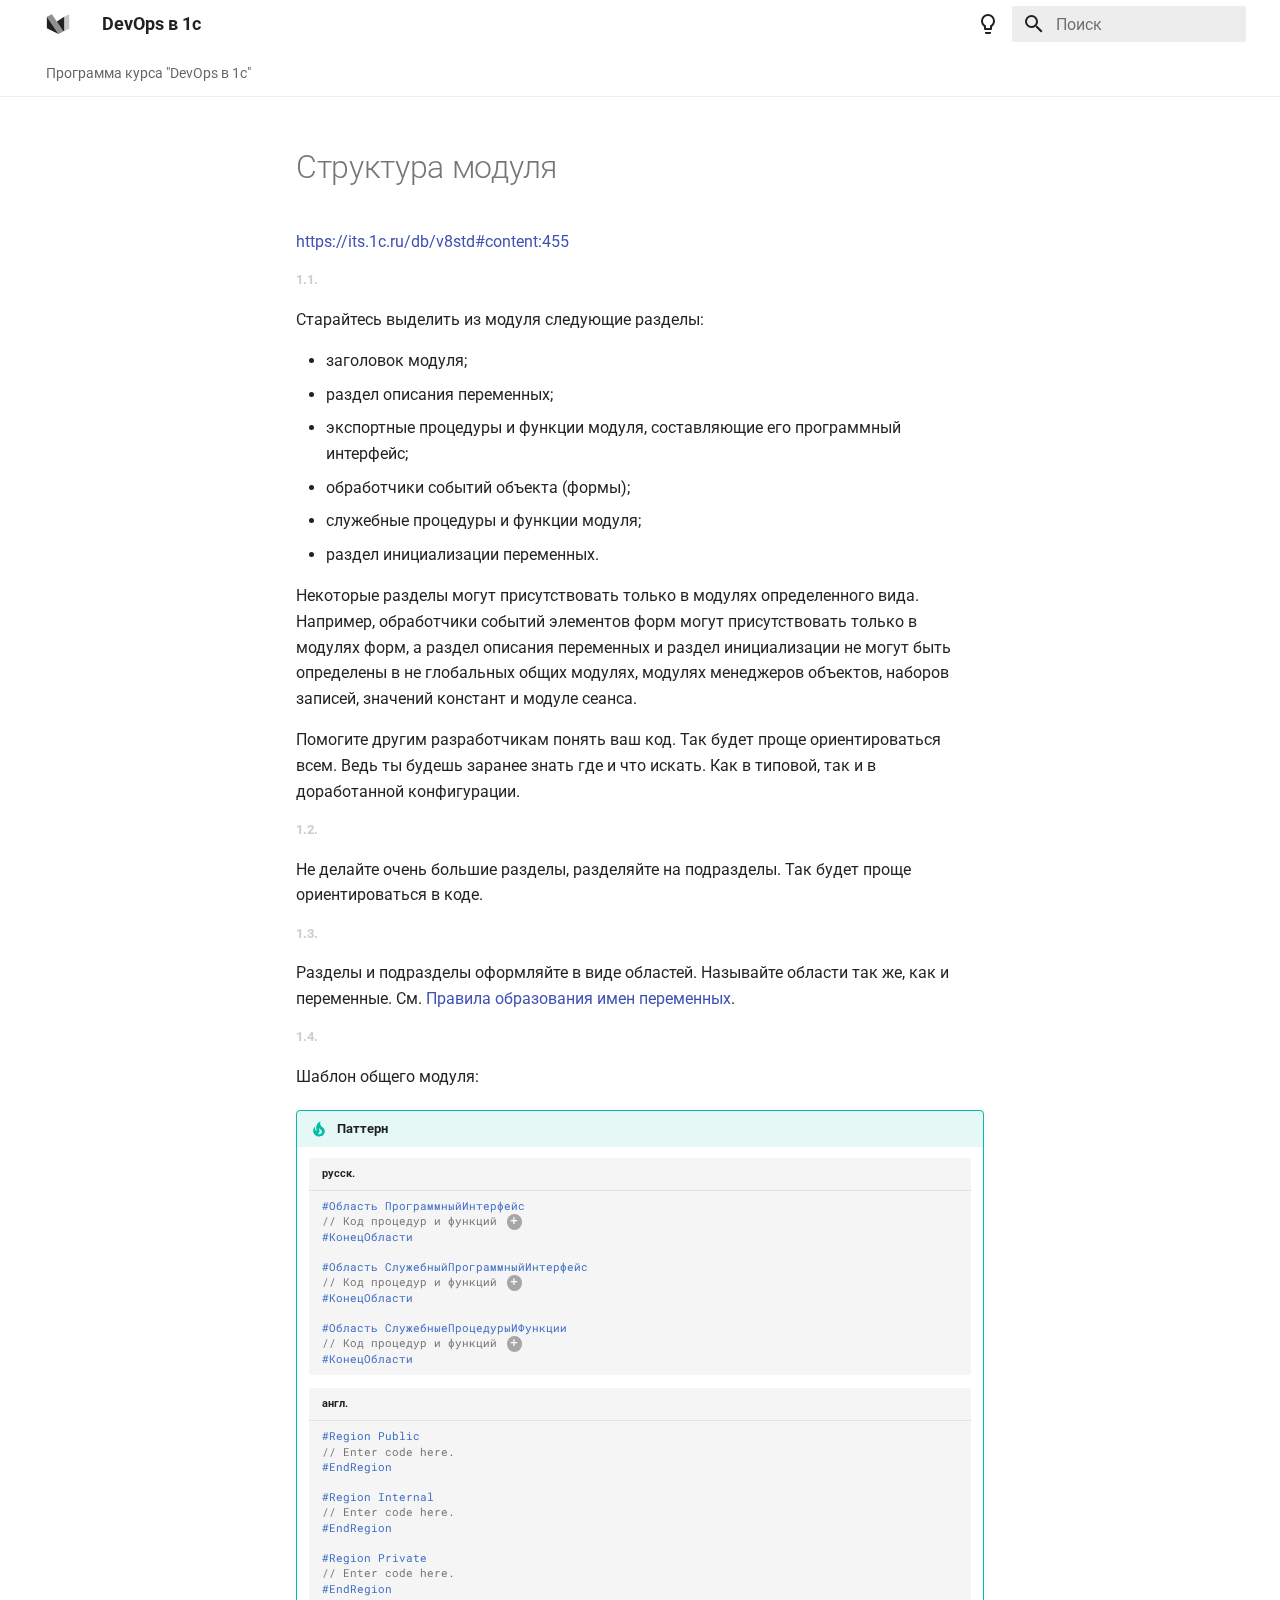
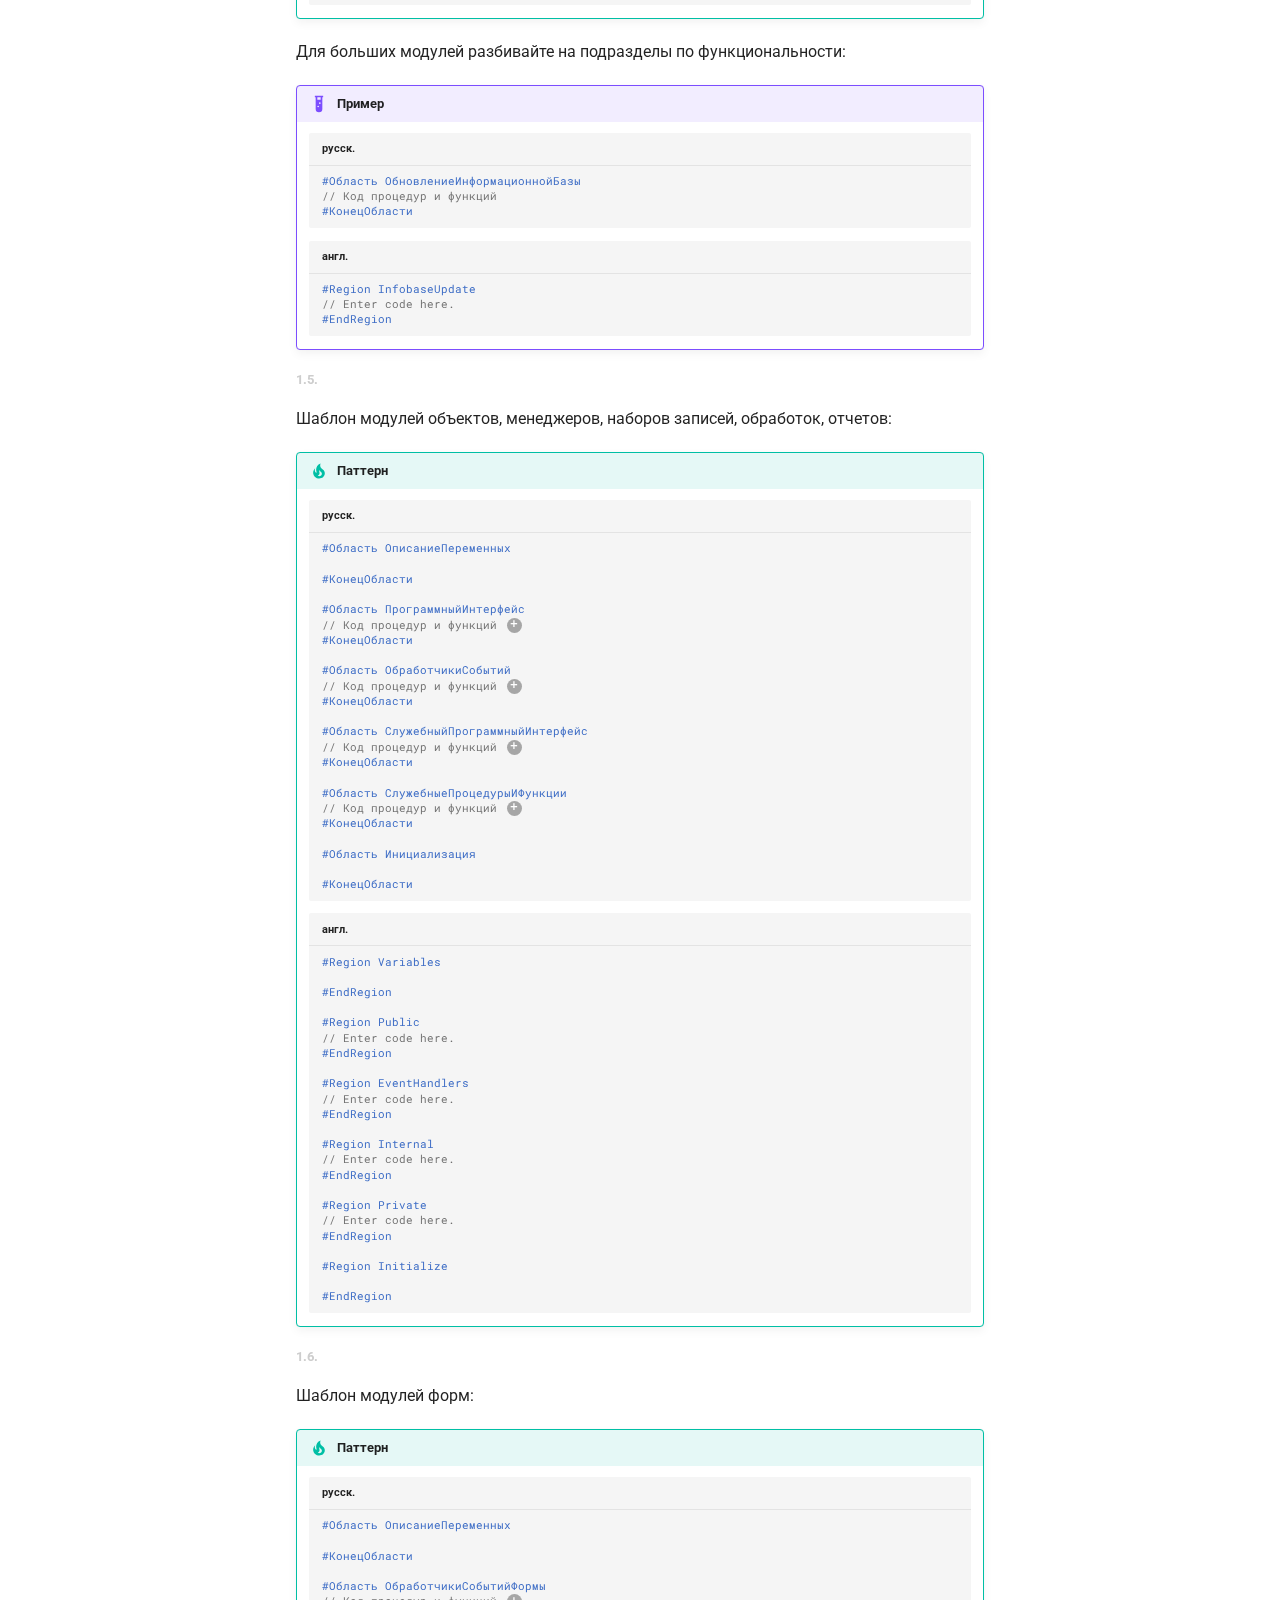
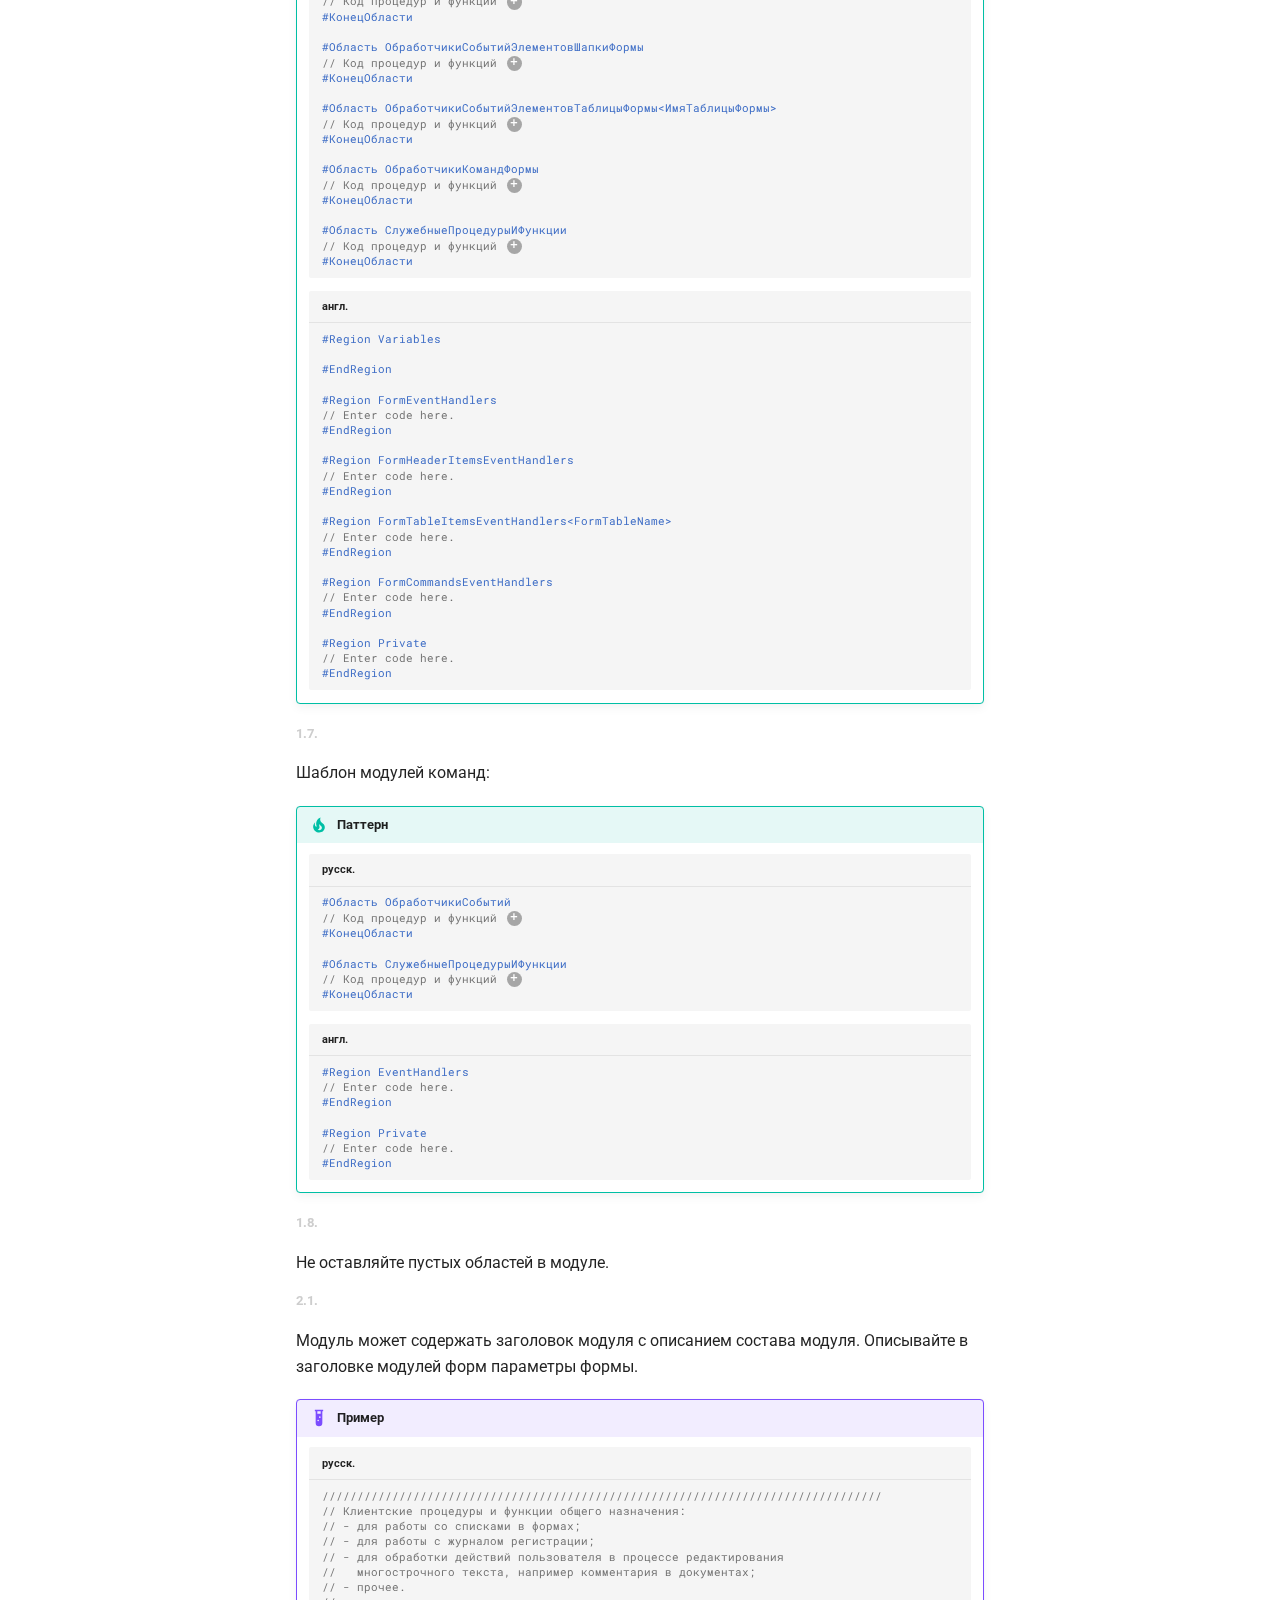
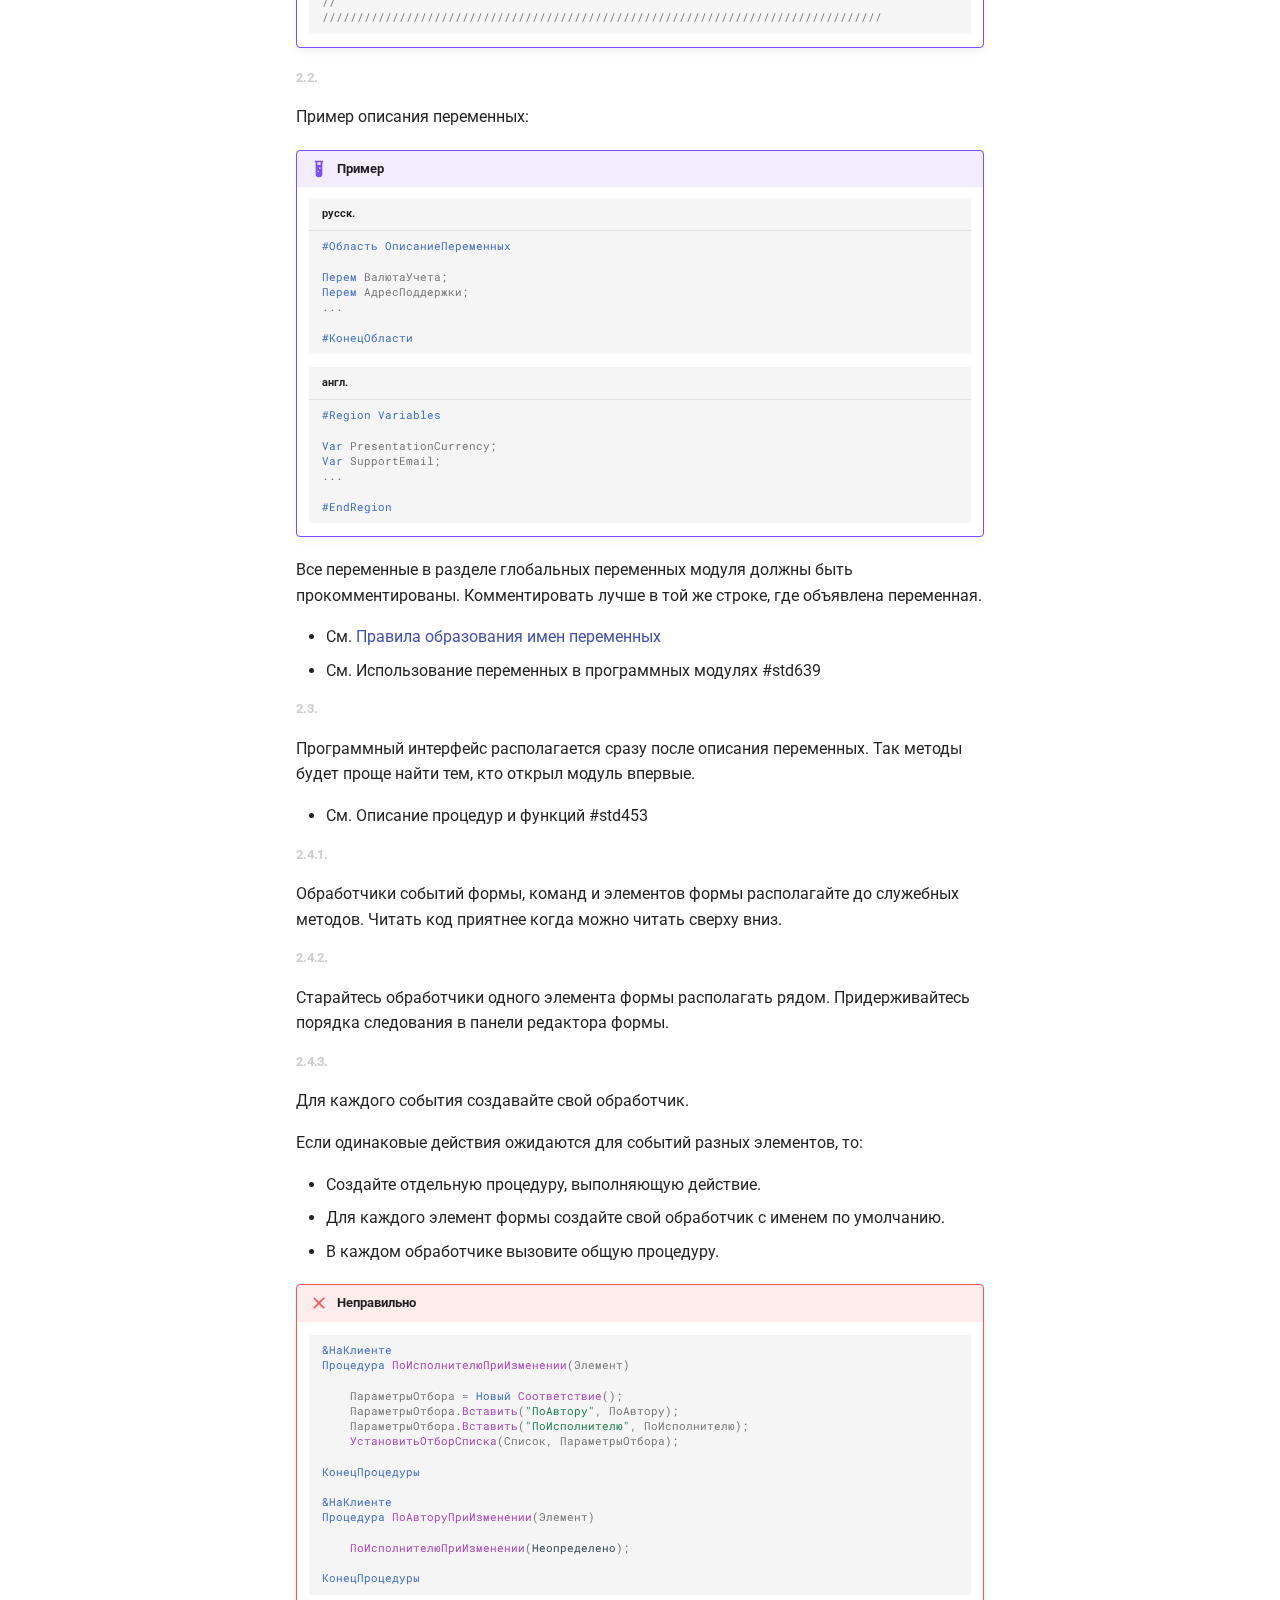
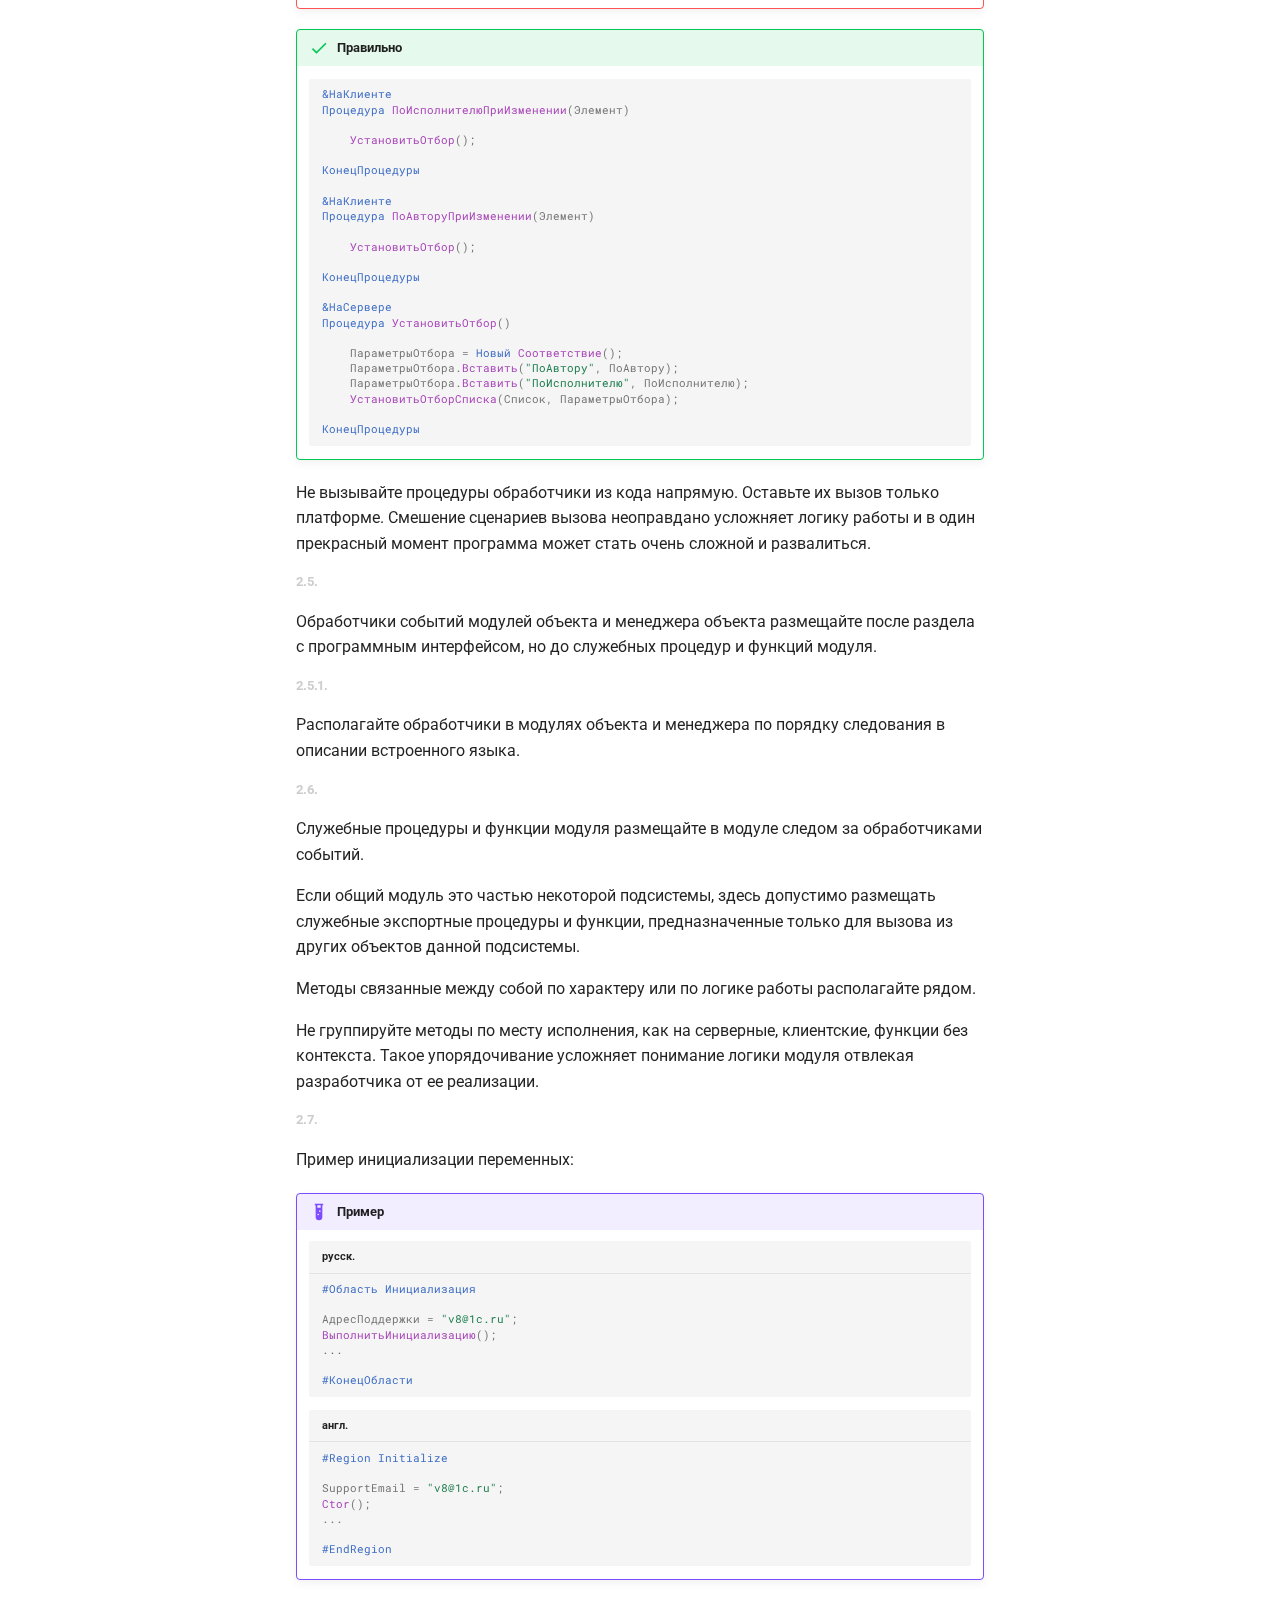
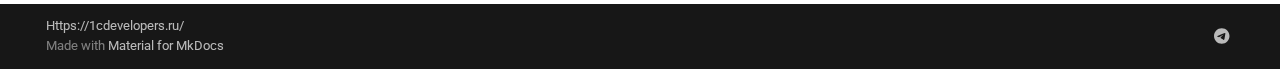
<file: std/std455/index.html>
<!doctype html>
<html lang="ru" class="no-js">
  <head>
    
      <meta charset="utf-8">
      <meta name="viewport" content="width=device-width,initial-scale=1">
      
        <meta name="description" content="Меня зовут Иванов Егор, я специалист по DevOps-практикам в 1с.<br><br> Мой опыт и те сложности, с которыми я и моя команда столкнулись при внедрении devOps- практик,
 помогли мне наработать большую базу знаний и методик,которыми я решил поделиться с вами на курсе "DevOps в 1С".">
      
      
        <meta name="author" content="Иванов Егор">
      
      
        <link rel="canonical" href="https://1cdevelopers.ru/std/std455/">
      
      
      
      <link rel="icon" href="../../assets/images/favicon.png">
      <meta name="generator" content="mkdocs-1.4.2, mkdocs-material-9.0.6">
    
    
      
        <title>Структура модуля - DevOps в 1с</title>
      
    
    
      <link rel="stylesheet" href="../../assets/stylesheets/main.558e4712.min.css">
      
        
        <link rel="stylesheet" href="../../assets/stylesheets/palette.2505c338.min.css">
      
      

    
    
    
      
        
        
        <link rel="preconnect" href="https://fonts.gstatic.com" crossorigin>
        <link rel="stylesheet" href="https://fonts.googleapis.com/css?family=Roboto:300,300i,400,400i,700,700i%7CRoboto+Mono:400,400i,700,700i&display=fallback">
        <style>:root{--md-text-font:"Roboto";--md-code-font:"Roboto Mono"}</style>
      
    
    
      <link rel="stylesheet" href="../../assets/stylesheets/extra.css">
    
    <script>__md_scope=new URL("../..",location),__md_hash=e=>[...e].reduce((e,_)=>(e<<5)-e+_.charCodeAt(0),0),__md_get=(e,_=localStorage,t=__md_scope)=>JSON.parse(_.getItem(t.pathname+"."+e)),__md_set=(e,_,t=localStorage,a=__md_scope)=>{try{t.setItem(a.pathname+"."+e,JSON.stringify(_))}catch(e){}}</script>
    
  
      
  


  
  


  <script id="__analytics">function __md_analytics(){function n(){dataLayer.push(arguments)}window.dataLayer=window.dataLayer||[],n("js",new Date),n("config","G-T64GZF40WT"),document.addEventListener("DOMContentLoaded",function(){document.forms.search&&document.forms.search.query.addEventListener("blur",function(){this.value&&n("event","search",{search_term:this.value})}),document$.subscribe(function(){var a=document.forms.feedback;if(void 0!==a)for(var e of a.querySelectorAll("[type=submit]"))e.addEventListener("click",function(e){e.preventDefault();var t=document.location.pathname,e=this.getAttribute("data-md-value");n("event","feedback",{page:t,data:e}),a.firstElementChild.disabled=!0;e=a.querySelector(".md-feedback__note [data-md-value='"+e+"']");e&&(e.hidden=!1)}),a.hidden=!1}),location$.subscribe(function(e){n("config","G-T64GZF40WT",{page_path:e.pathname})})});var e=document.createElement("script");e.async=!0,e.src="https://www.googletagmanager.com/gtag/js?id=G-T64GZF40WT",document.getElementById("__analytics").insertAdjacentElement("afterEnd",e)}</script>

  
    <script>"undefined"!=typeof __md_analytics&&__md_analytics()</script>
  

    

  <!-- Yandex.Metrika counter -->
  <script type="text/javascript" >
    (function(m,e,t,r,i,k,a){m[i]=m[i]||function(){(m[i].a=m[i].a||[]).push(arguments)};
    m[i].l=1*new Date();k=e.createElement(t),a=e.getElementsByTagName(t)[0],k.async=1,k.src=r,a.parentNode.insertBefore(k,a)})
    (window, document, "script", "https://mc.yandex.ru/metrika/tag.js", "ym");

    ym(86674876, "init", {
      clickmap:true,
      trackLinks:true,
      accurateTrackBounce:true,
      webvisor:true
    });
  </script>
  <noscript><div><img src="https://mc.yandex.ru/watch/86674876" style="position:absolute; left:-9999px;" alt="" /></div></noscript>
  <!-- /Yandex.Metrika counter -->

    
    
  </head>
  
  
    
    
      
    
    
    
    
    <body dir="ltr" data-md-color-scheme="default" data-md-color-primary="white" data-md-color-accent="indigo">
  
    
    
      <script>var palette=__md_get("__palette");if(palette&&"object"==typeof palette.color)for(var key of Object.keys(palette.color))document.body.setAttribute("data-md-color-"+key,palette.color[key])</script>
    
    <input class="md-toggle" data-md-toggle="drawer" type="checkbox" id="__drawer" autocomplete="off">
    <input class="md-toggle" data-md-toggle="search" type="checkbox" id="__search" autocomplete="off">
    <label class="md-overlay" for="__drawer"></label>
    <div data-md-component="skip">
      
        
        <a href="#_1" class="md-skip">
          Перейти к содержанию
        </a>
      
    </div>
    <div data-md-component="announce">
      
    </div>
    
    
      

<header class="md-header" data-md-component="header">
  <nav class="md-header__inner md-grid" aria-label="Верхний колонтитул">
    <a href="../.." title="DevOps в 1с" class="md-header__button md-logo" aria-label="DevOps в 1с" data-md-component="logo">
      
  
  <svg xmlns="http://www.w3.org/2000/svg" viewBox="0 0 89 89">
  <path d="M3.136,17.387l0,42.932l42.932,21.467l-42.932,-64.399Z" />
  <path d="M21.91,8l42.933,64.398l-18.775,9.388l-42.932,-64.399l18.774,-9.387Z" style="fill-opacity: 0.5" />
  <path d="M67.535,17.387l-27.262,18.156l21.878,32.818l5.384,2.691l0,-53.665Z" />
  <path d="M67.535,17.387l0,53.666l18.774,-9.388l0,-53.665l-18.774,9.387Z" style="fill-opacity: 0.25" />
</svg>

    </a>
    <label class="md-header__button md-icon" for="__drawer">
      <svg xmlns="http://www.w3.org/2000/svg" viewBox="0 0 24 24"><path d="M3 6h18v2H3V6m0 5h18v2H3v-2m0 5h18v2H3v-2Z"/></svg>
    </label>
    <div class="md-header__title" data-md-component="header-title">
      <div class="md-header__ellipsis">
        <div class="md-header__topic">
          <span class="md-ellipsis">
            DevOps в 1с
          </span>
        </div>
        <div class="md-header__topic" data-md-component="header-topic">
          <span class="md-ellipsis">
            
              Структура модуля
            
          </span>
        </div>
      </div>
    </div>
    
      <form class="md-header__option" data-md-component="palette">
        
          
          <input class="md-option" data-md-color-media="(prefers-color-scheme: light)" data-md-color-scheme="default" data-md-color-primary="white" data-md-color-accent="indigo"  aria-label="Выключить свет"  type="radio" name="__palette" id="__palette_1">
          
            <label class="md-header__button md-icon" title="Выключить свет" for="__palette_2" hidden>
              <svg xmlns="http://www.w3.org/2000/svg" viewBox="0 0 24 24"><path d="M12 2a7 7 0 0 1 7 7c0 2.38-1.19 4.47-3 5.74V17a1 1 0 0 1-1 1H9a1 1 0 0 1-1-1v-2.26C6.19 13.47 5 11.38 5 9a7 7 0 0 1 7-7M9 21v-1h6v1a1 1 0 0 1-1 1h-4a1 1 0 0 1-1-1m3-17a5 5 0 0 0-5 5c0 2.05 1.23 3.81 3 4.58V16h4v-2.42c1.77-.77 3-2.53 3-4.58a5 5 0 0 0-5-5Z"/></svg>
            </label>
          
        
          
          <input class="md-option" data-md-color-media="(prefers-color-scheme: dark)" data-md-color-scheme="slate" data-md-color-primary="black" data-md-color-accent="light-blue"  aria-label="Включить свет"  type="radio" name="__palette" id="__palette_2">
          
            <label class="md-header__button md-icon" title="Включить свет" for="__palette_1" hidden>
              <svg xmlns="http://www.w3.org/2000/svg" viewBox="0 0 24 24"><path d="M12 2a7 7 0 0 0-7 7c0 2.38 1.19 4.47 3 5.74V17a1 1 0 0 0 1 1h6a1 1 0 0 0 1-1v-2.26c1.81-1.27 3-3.36 3-5.74a7 7 0 0 0-7-7M9 21a1 1 0 0 0 1 1h4a1 1 0 0 0 1-1v-1H9v1Z"/></svg>
            </label>
          
        
      </form>
    
    
    
      <label class="md-header__button md-icon" for="__search">
        <svg xmlns="http://www.w3.org/2000/svg" viewBox="0 0 24 24"><path d="M9.5 3A6.5 6.5 0 0 1 16 9.5c0 1.61-.59 3.09-1.56 4.23l.27.27h.79l5 5-1.5 1.5-5-5v-.79l-.27-.27A6.516 6.516 0 0 1 9.5 16 6.5 6.5 0 0 1 3 9.5 6.5 6.5 0 0 1 9.5 3m0 2C7 5 5 7 5 9.5S7 14 9.5 14 14 12 14 9.5 12 5 9.5 5Z"/></svg>
      </label>
      <div class="md-search" data-md-component="search" role="dialog">
  <label class="md-search__overlay" for="__search"></label>
  <div class="md-search__inner" role="search">
    <form class="md-search__form" name="search">
      <input type="text" class="md-search__input" name="query" aria-label="Поиск" placeholder="Поиск" autocapitalize="off" autocorrect="off" autocomplete="off" spellcheck="false" data-md-component="search-query" required>
      <label class="md-search__icon md-icon" for="__search">
        <svg xmlns="http://www.w3.org/2000/svg" viewBox="0 0 24 24"><path d="M9.5 3A6.5 6.5 0 0 1 16 9.5c0 1.61-.59 3.09-1.56 4.23l.27.27h.79l5 5-1.5 1.5-5-5v-.79l-.27-.27A6.516 6.516 0 0 1 9.5 16 6.5 6.5 0 0 1 3 9.5 6.5 6.5 0 0 1 9.5 3m0 2C7 5 5 7 5 9.5S7 14 9.5 14 14 12 14 9.5 12 5 9.5 5Z"/></svg>
        <svg xmlns="http://www.w3.org/2000/svg" viewBox="0 0 24 24"><path d="M20 11v2H8l5.5 5.5-1.42 1.42L4.16 12l7.92-7.92L13.5 5.5 8 11h12Z"/></svg>
      </label>
      <nav class="md-search__options" aria-label="Поиск">
        
          <a href="javascript:void(0)" class="md-search__icon md-icon" title="Поделиться" aria-label="Поделиться" data-clipboard data-clipboard-text="" data-md-component="search-share" tabindex="-1">
            <svg xmlns="http://www.w3.org/2000/svg" viewBox="0 0 24 24"><path d="M18 16.08c-.76 0-1.44.3-1.96.77L8.91 12.7c.05-.23.09-.46.09-.7 0-.24-.04-.47-.09-.7l7.05-4.11c.54.5 1.25.81 2.04.81a3 3 0 0 0 3-3 3 3 0 0 0-3-3 3 3 0 0 0-3 3c0 .24.04.47.09.7L8.04 9.81C7.5 9.31 6.79 9 6 9a3 3 0 0 0-3 3 3 3 0 0 0 3 3c.79 0 1.5-.31 2.04-.81l7.12 4.15c-.05.21-.08.43-.08.66 0 1.61 1.31 2.91 2.92 2.91 1.61 0 2.92-1.3 2.92-2.91A2.92 2.92 0 0 0 18 16.08Z"/></svg>
          </a>
        
        <button type="reset" class="md-search__icon md-icon" title="Очистить" aria-label="Очистить" tabindex="-1">
          <svg xmlns="http://www.w3.org/2000/svg" viewBox="0 0 24 24"><path d="M19 6.41 17.59 5 12 10.59 6.41 5 5 6.41 10.59 12 5 17.59 6.41 19 12 13.41 17.59 19 19 17.59 13.41 12 19 6.41Z"/></svg>
        </button>
      </nav>
      
        <div class="md-search__suggest" data-md-component="search-suggest"></div>
      
    </form>
    <div class="md-search__output">
      <div class="md-search__scrollwrap" data-md-scrollfix>
        <div class="md-search-result" data-md-component="search-result">
          <div class="md-search-result__meta">
            Инициализация поиска
          </div>
          <ol class="md-search-result__list" role="presentation"></ol>
        </div>
      </div>
    </div>
  </div>
</div>
    
    
  </nav>
  
</header>
    
    <div class="md-container" data-md-component="container">
      
      
        
          
            
<nav class="md-tabs" aria-label="Вкладки" data-md-component="tabs">
  <div class="md-tabs__inner md-grid">
    <ul class="md-tabs__list">
      
        
  
  


  <li class="md-tabs__item">
    <a href="../.." class="md-tabs__link">
      Программа курса "DevOps в 1с"
    </a>
  </li>

      
    </ul>
  </div>
</nav>
          
        
      
      <main class="md-main" data-md-component="main">
        <div class="md-main__inner md-grid">
          
            
              
              <div class="md-sidebar md-sidebar--primary" data-md-component="sidebar" data-md-type="navigation" >
                <div class="md-sidebar__scrollwrap">
                  <div class="md-sidebar__inner">
                    

  


<nav class="md-nav md-nav--primary md-nav--lifted" aria-label="Навигация" data-md-level="0">
  <label class="md-nav__title" for="__drawer">
    <a href="../.." title="DevOps в 1с" class="md-nav__button md-logo" aria-label="DevOps в 1с" data-md-component="logo">
      
  
  <svg xmlns="http://www.w3.org/2000/svg" viewBox="0 0 89 89">
  <path d="M3.136,17.387l0,42.932l42.932,21.467l-42.932,-64.399Z" />
  <path d="M21.91,8l42.933,64.398l-18.775,9.388l-42.932,-64.399l18.774,-9.387Z" style="fill-opacity: 0.5" />
  <path d="M67.535,17.387l-27.262,18.156l21.878,32.818l5.384,2.691l0,-53.665Z" />
  <path d="M67.535,17.387l0,53.666l18.774,-9.388l0,-53.665l-18.774,9.387Z" style="fill-opacity: 0.25" />
</svg>

    </a>
    DevOps в 1с
  </label>
  
  <ul class="md-nav__list" data-md-scrollfix>
    
      
      
      

  
  
  
    <li class="md-nav__item">
      <a href="../.." class="md-nav__link">
        Программа курса "DevOps в 1с"
      </a>
    </li>
  

    
  </ul>
</nav>
                  </div>
                </div>
              </div>
            
            
              
              <div class="md-sidebar md-sidebar--secondary" data-md-component="sidebar" data-md-type="toc" >
                <div class="md-sidebar__scrollwrap">
                  <div class="md-sidebar__inner">
                    

<nav class="md-nav md-nav--secondary" aria-label="Содержание раздела">
  
  
  
    
  
  
    <label class="md-nav__title" for="__toc">
      <span class="md-nav__icon md-icon"></span>
      Содержание раздела
    </label>
    <ul class="md-nav__list" data-md-component="toc" data-md-scrollfix>
      
        <li class="md-nav__item">
  <a href="#11" class="md-nav__link">
    1.1.
  </a>
  
</li>
      
        <li class="md-nav__item">
  <a href="#12" class="md-nav__link">
    1.2.
  </a>
  
</li>
      
        <li class="md-nav__item">
  <a href="#13" class="md-nav__link">
    1.3.
  </a>
  
</li>
      
        <li class="md-nav__item">
  <a href="#14" class="md-nav__link">
    1.4.
  </a>
  
</li>
      
        <li class="md-nav__item">
  <a href="#15" class="md-nav__link">
    1.5.
  </a>
  
</li>
      
        <li class="md-nav__item">
  <a href="#16" class="md-nav__link">
    1.6.
  </a>
  
</li>
      
        <li class="md-nav__item">
  <a href="#17" class="md-nav__link">
    1.7.
  </a>
  
</li>
      
        <li class="md-nav__item">
  <a href="#18" class="md-nav__link">
    1.8.
  </a>
  
</li>
      
        <li class="md-nav__item">
  <a href="#21" class="md-nav__link">
    2.1.
  </a>
  
</li>
      
        <li class="md-nav__item">
  <a href="#22" class="md-nav__link">
    2.2.
  </a>
  
</li>
      
        <li class="md-nav__item">
  <a href="#23" class="md-nav__link">
    2.3.
  </a>
  
</li>
      
        <li class="md-nav__item">
  <a href="#241" class="md-nav__link">
    2.4.1.
  </a>
  
</li>
      
        <li class="md-nav__item">
  <a href="#242" class="md-nav__link">
    2.4.2.
  </a>
  
</li>
      
        <li class="md-nav__item">
  <a href="#243" class="md-nav__link">
    2.4.3.
  </a>
  
</li>
      
        <li class="md-nav__item">
  <a href="#25" class="md-nav__link">
    2.5.
  </a>
  
</li>
      
        <li class="md-nav__item">
  <a href="#251" class="md-nav__link">
    2.5.1.
  </a>
  
</li>
      
        <li class="md-nav__item">
  <a href="#26" class="md-nav__link">
    2.6.
  </a>
  
</li>
      
        <li class="md-nav__item">
  <a href="#27" class="md-nav__link">
    2.7.
  </a>
  
</li>
      
    </ul>
  
</nav>
                  </div>
                </div>
              </div>
            
          
          
            <div class="md-content" data-md-component="content">
              <article class="md-content__inner md-typeset">
                
                  



<h1 id="_1">Структура модуля<a class="headerlink" href="#_1" title="Permanent link">&para;</a></h1>
<p><a href="https://its.1c.ru/db/v8std#content:455">https://its.1c.ru/db/v8std#content:455</a></p>
<h6 id="11">1.1.<a class="headerlink" href="#11" title="Permanent link">&para;</a></h6>
<p>Старайтесь выделить из модуля следующие разделы:</p>
<ul>
<li>заголовок модуля;</li>
<li>раздел описания переменных;</li>
<li>экспортные процедуры и функции модуля, составляющие его программный интерфейс;</li>
<li>обработчики событий объекта (формы);</li>
<li>служебные процедуры и функции модуля;</li>
<li>раздел инициализации переменных.</li>
</ul>
<p>Некоторые разделы могут присутствовать только в модулях определенного вида. Например, обработчики событий элементов форм могут присутствовать только в модулях форм, а раздел описания переменных и раздел инициализации не могут быть определены в не глобальных общих модулях, модулях менеджеров объектов, наборов записей, значений констант и модуле сеанса.</p>
<p>Помогите другим разработчикам понять ваш код. Так будет проще ориентироваться всем. Ведь ты будешь заранее знать где и что искать. Как в типовой, так и в доработанной конфигурации.</p>
<h6 id="12">1.2.<a class="headerlink" href="#12" title="Permanent link">&para;</a></h6>
<p>Не делайте очень большие разделы, разделяйте на подразделы. Так будет проще ориентироваться в коде.</p>
<h6 id="13">1.3.<a class="headerlink" href="#13" title="Permanent link">&para;</a></h6>
<p>Разделы и подразделы оформляйте в виде областей. Называйте области так же, как и переменные. См. <a href="../std454/">Правила образования имен переменных</a>.</p>
<h6 id="14">1.4.<a class="headerlink" href="#14" title="Permanent link">&para;</a></h6>
<p>Шаблон общего модуля:</p>
<div class="admonition tip">
<p class="admonition-title">Паттерн</p>
<div class="highlight"><span class="filename">русск.</span><pre><span></span><code><span class="kd">#Область ПрограммныйИнтерфейс</span>
<span class="c c-Singleline">// Код процедур и функций (1)</span>
<span class="kd">#КонецОбласти</span>

<span class="kd">#Область СлужебныйПрограммныйИнтерфейс</span>
<span class="c c-Singleline">// Код процедур и функций (2)</span>
<span class="kd">#КонецОбласти</span>

<span class="kd">#Область СлужебныеПроцедурыИФункции</span>
<span class="c c-Singleline">// Код процедур и функций (3)</span>
<span class="kd">#КонецОбласти</span>
</code></pre></div>
<ol>
<li>
<p>Содержит экспортные процедуры и функции для использования другими объектами конфигурации или другими программами (например, через внешнее соединение).</p>
</li>
<li>
<p>Содержит экспортные процедуры и функции для модулей этой же библиотеки. В нем размещайте экспортные процедуры и функции, которые допустимо вызывать только из других подсистем этой же библиотеки.</p>
</li>
<li>
<p>Содержит внутреннюю реализацию общего модуля. <br><br> Если общий модуль это частью некоторой подсистемы, здесь допустимо размещать служебные экспортные процедуры и функции, предназначенные только для вызова из других объектов данной подсистемы.</p>
</li>
</ol>
<div class="highlight"><span class="filename">англ.</span><pre><span></span><code><span class="kd">#Region Public</span>
<span class="c c-Singleline">// Enter code here.</span>
<span class="kd">#EndRegion</span>

<span class="kd">#Region Internal</span>
<span class="c c-Singleline">// Enter code here.</span>
<span class="kd">#EndRegion</span>

<span class="kd">#Region Private</span>
<span class="c c-Singleline">// Enter code here.</span>
<span class="kd">#EndRegion</span>
</code></pre></div>
</div>
<p>Для больших модулей разбивайте на подразделы по функциональности:</p>
<div class="admonition example">
<p class="admonition-title">Пример</p>
<div class="highlight"><span class="filename">русск.</span><pre><span></span><code><span class="kd">#Область ОбновлениеИнформационнойБазы</span>
<span class="c c-Singleline">// Код процедур и функций</span>
<span class="kd">#КонецОбласти</span>
</code></pre></div>
<div class="highlight"><span class="filename">англ.</span><pre><span></span><code><span class="kd">#Region InfobaseUpdate</span>
<span class="c c-Singleline">// Enter code here.</span>
<span class="kd">#EndRegion</span>
</code></pre></div>
</div>
<h6 id="15">1.5.<a class="headerlink" href="#15" title="Permanent link">&para;</a></h6>
<p>Шаблон модулей объектов, менеджеров, наборов записей, обработок, отчетов:</p>
<div class="admonition tip">
<p class="admonition-title">Паттерн</p>
<div class="highlight"><span class="filename">русск.</span><pre><span></span><code><span class="kd">#Область ОписаниеПеременных</span>

<span class="kd">#КонецОбласти</span>

<span class="kd">#Область ПрограммныйИнтерфейс</span>
<span class="c c-Singleline">// Код процедур и функций (1)</span>
<span class="kd">#КонецОбласти</span>

<span class="kd">#Область ОбработчикиСобытий</span>
<span class="c c-Singleline">// Код процедур и функций (2)</span>
<span class="kd">#КонецОбласти</span>

<span class="kd">#Область СлужебныйПрограммныйИнтерфейс</span>
<span class="c c-Singleline">// Код процедур и функций (3)</span>
<span class="kd">#КонецОбласти</span>

<span class="kd">#Область СлужебныеПроцедурыИФункции</span>
<span class="c c-Singleline">// Код процедур и функций (4)</span>
<span class="kd">#КонецОбласти</span>

<span class="kd">#Область Инициализация</span>

<span class="kd">#КонецОбласти</span>
</code></pre></div>
<ol>
<li>
<p>Содержит экспортные процедуры и функции для использования в других модулях конфигурации или другими программами (например, через внешнее соединение). <br><br> Не помещайте сюда методы, которые нужны только для вызова из модулей самого объекта, его форм и команд. <br><br> Например, процедуры заполнения табличной части документа, вызываемые из обработки заполнения в модуле объекта или из формы документа в обработчике команды формы - <strong>не являются программным интерфейсом модуля объекта</strong>. Они вызываются только в самом модуле и из форм этого же объекта. Размещайте их в разделе <code>Служебные процедуры и функции</code>.</p>
</li>
<li>
<p>Содержит обработчики событий модуля объекта <code class="highlight"><span class="nv">ПриЗаписи</span></code>, <code class="highlight"><span class="nv">ПриПроведении</span></code> и др.</p>
</li>
<li>
<p>Такое же предназначение, как и в общих модулях <a href="#14">1.4.</a></p>
</li>
<li>
<p>Такое же предназначение, как и в общих модулях <a href="#14">1.4.</a></p>
</li>
</ol>
<div class="highlight"><span class="filename">англ.</span><pre><span></span><code><span class="kd">#Region Variables</span>

<span class="kd">#EndRegion</span>

<span class="kd">#Region Public</span>
<span class="c c-Singleline">// Enter code here.</span>
<span class="kd">#EndRegion</span>

<span class="kd">#Region EventHandlers</span>
<span class="c c-Singleline">// Enter code here.</span>
<span class="kd">#EndRegion</span>

<span class="kd">#Region Internal</span>
<span class="c c-Singleline">// Enter code here.</span>
<span class="kd">#EndRegion</span>

<span class="kd">#Region Private</span>
<span class="c c-Singleline">// Enter code here.</span>
<span class="kd">#EndRegion</span>

<span class="kd">#Region Initialize</span>

<span class="kd">#EndRegion</span>
</code></pre></div>
</div>
<h6 id="16">1.6.<a class="headerlink" href="#16" title="Permanent link">&para;</a></h6>
<p>Шаблон модулей форм:</p>
<div class="admonition tip">
<p class="admonition-title">Паттерн</p>
<div class="highlight"><span class="filename">русск.</span><pre><span></span><code><span class="kd">#Область ОписаниеПеременных</span>

<span class="kd">#КонецОбласти</span>

<span class="kd">#Область ОбработчикиСобытийФормы</span>
<span class="c c-Singleline">// Код процедур и функций (1)</span>
<span class="kd">#КонецОбласти</span>

<span class="kd">#Область ОбработчикиСобытийЭлементовШапкиФормы</span>
<span class="c c-Singleline">// Код процедур и функций (2)</span>
<span class="kd">#КонецОбласти</span>

<span class="kd">#Область ОбработчикиСобытийЭлементовТаблицыФормы&lt;ИмяТаблицыФормы&gt;</span>
<span class="c c-Singleline">// Код процедур и функций (3)</span>
<span class="kd">#КонецОбласти</span>

<span class="kd">#Область ОбработчикиКомандФормы</span>
<span class="c c-Singleline">// Код процедур и функций (4)</span>
<span class="kd">#КонецОбласти</span>

<span class="kd">#Область СлужебныеПроцедурыИФункции</span>
<span class="c c-Singleline">// Код процедур и функций (5)</span>
<span class="kd">#КонецОбласти</span>
</code></pre></div>
<ol>
<li>
<p>Содержит обработчики событий формы: <code class="highlight"><span class="nv">ПриСозданииНаСервере</span></code>, <code class="highlight"><span class="nv">ПриОткрытии</span></code> и др.</p>
</li>
<li>
<p>Содержит обработчики событий элементов, расположенных в основной части формы, которые не связаны с таблицами на форме.</p>
</li>
<li>
<p>Таких разделов может быть несколько. Для каждой таблицы свой раздел. Для обработчиков таблиц формы и элементов формы.</p>
</li>
<li>
<p>Для обработчиков команд формы.</p>
</li>
<li>
<p>Такое же предназначение, как и в общих модулях <a href="#14">1.4.</a></p>
</li>
</ol>
<div class="highlight"><span class="filename">англ.</span><pre><span></span><code><span class="kd">#Region Variables</span>

<span class="kd">#EndRegion</span>

<span class="kd">#Region FormEventHandlers</span>
<span class="c c-Singleline">// Enter code here.</span>
<span class="kd">#EndRegion</span>

<span class="kd">#Region FormHeaderItemsEventHandlers</span>
<span class="c c-Singleline">// Enter code here.</span>
<span class="kd">#EndRegion</span>

<span class="kd">#Region FormTableItemsEventHandlers&lt;FormTableName&gt;</span>
<span class="c c-Singleline">// Enter code here.</span>
<span class="kd">#EndRegion</span>

<span class="kd">#Region FormCommandsEventHandlers</span>
<span class="c c-Singleline">// Enter code here.</span>
<span class="kd">#EndRegion</span>

<span class="kd">#Region Private</span>
<span class="c c-Singleline">// Enter code here.</span>
<span class="kd">#EndRegion</span>
</code></pre></div>
</div>
<h6 id="17">1.7.<a class="headerlink" href="#17" title="Permanent link">&para;</a></h6>
<p>Шаблон модулей команд:</p>
<div class="admonition tip">
<p class="admonition-title">Паттерн</p>
<div class="highlight"><span class="filename">русск.</span><pre><span></span><code><span class="kd">#Область ОбработчикиСобытий</span>
<span class="c c-Singleline">// Код процедур и функций (1)</span>
<span class="kd">#КонецОбласти</span>

<span class="kd">#Область СлужебныеПроцедурыИФункции</span>
<span class="c c-Singleline">// Код процедур и функций (2)</span>
<span class="kd">#КонецОбласти</span>
</code></pre></div>
<ol>
<li>
<p>Содержит обработчик команды: <code class="highlight"><span class="nv">ОбработкаКоманды</span></code>.</p>
</li>
<li>
<p>Такое же предназначение, как и в общих модулях <a href="#14">1.4.</a></p>
</li>
</ol>
<div class="highlight"><span class="filename">англ.</span><pre><span></span><code><span class="kd">#Region EventHandlers</span>
<span class="c c-Singleline">// Enter code here.</span>
<span class="kd">#EndRegion</span>

<span class="kd">#Region Private</span>
<span class="c c-Singleline">// Enter code here.</span>
<span class="kd">#EndRegion</span>
</code></pre></div>
</div>
<h6 id="18">1.8.<a class="headerlink" href="#18" title="Permanent link">&para;</a></h6>
<p>Не оставляйте пустых областей в модуле.</p>
<h6 id="21">2.1.<a class="headerlink" href="#21" title="Permanent link">&para;</a></h6>
<p>Модуль может содержать заголовок модуля с описанием состава модуля. Описывайте в заголовке модулей форм параметры формы.</p>
<div class="admonition example">
<p class="admonition-title">Пример</p>
<div class="highlight"><span class="filename">русск.</span><pre><span></span><code><span class="c c-Singleline">////////////////////////////////////////////////////////////////////////////////</span>
<span class="c c-Singleline">// Клиентские процедуры и функции общего назначения:</span>
<span class="c c-Singleline">// - для работы со списками в формах;</span>
<span class="c c-Singleline">// - для работы с журналом регистрации;</span>
<span class="c c-Singleline">// - для обработки действий пользователя в процессе редактирования</span>
<span class="c c-Singleline">//   многострочного текста, например комментария в документах;</span>
<span class="c c-Singleline">// - прочее.</span>
<span class="c c-Singleline">//  </span>
<span class="c c-Singleline">////////////////////////////////////////////////////////////////////////////////</span>
</code></pre></div>
</div>
<h6 id="22">2.2.<a class="headerlink" href="#22" title="Permanent link">&para;</a></h6>
<p>Пример описания переменных:</p>
<div class="admonition example">
<p class="admonition-title">Пример</p>
<div class="highlight"><span class="filename">русск.</span><pre><span></span><code><span class="kd">#Область ОписаниеПеременных</span>

<span class="k">Перем</span> <span class="nv">ВалютаУчета</span><span class="p">;</span>
<span class="k">Перем</span> <span class="nv">АдресПоддержки</span><span class="p">;</span>
<span class="o">...</span>

<span class="kd">#КонецОбласти</span>
</code></pre></div>
<div class="highlight"><span class="filename">англ.</span><pre><span></span><code><span class="kd">#Region Variables</span>

<span class="k">Var</span> <span class="nv">PresentationCurrency</span><span class="p">;</span>
<span class="k">Var</span> <span class="nv">SupportEmail</span><span class="p">;</span>
<span class="o">...</span>

<span class="kd">#EndRegion</span>
</code></pre></div>
</div>
<p>Все переменные в разделе глобальных переменных модуля должны быть прокомментированы. Комментировать лучше в той же строке, где объявлена переменная.</p>
<ul>
<li>См. <a href="../std454/">Правила образования имен переменных</a></li>
<li>См. Использование переменных в программных модулях #std639</li>
</ul>
<h6 id="23">2.3.<a class="headerlink" href="#23" title="Permanent link">&para;</a></h6>
<p>Программный интерфейс располагается сразу после описания переменных. Так методы будет проще найти тем, кто открыл модуль впервые.</p>
<ul>
<li>См. Описание процедур и функций #std453</li>
</ul>
<h6 id="241">2.4.1.<a class="headerlink" href="#241" title="Permanent link">&para;</a></h6>
<p>Обработчики событий формы, команд и элементов формы располагайте до служебных методов. Читать код приятнее когда можно читать сверху вниз.</p>
<h6 id="242">2.4.2.<a class="headerlink" href="#242" title="Permanent link">&para;</a></h6>
<p>Старайтесь обработчики одного элемента формы располагать рядом. Придерживайтесь порядка следования в панели редактора формы.</p>
<h6 id="243">2.4.3.<a class="headerlink" href="#243" title="Permanent link">&para;</a></h6>
<p>Для каждого события создавайте свой обработчик.</p>
<p>Если одинаковые действия ожидаются для событий разных элементов, то:</p>
<ul>
<li>Создайте отдельную процедуру, выполняющую действие.</li>
<li>Для каждого элемент формы создайте свой обработчик с именем по умолчанию.</li>
<li>В каждом обработчике вызовите общую процедуру.</li>
</ul>
<div class="admonition failure">
<p class="admonition-title">Неправильно</p>
<div class="highlight"><pre><span></span><code><span class="kd">&amp;НаКлиенте</span>
<span class="k">Процедура</span> <span class="nf">ПоИсполнителюПриИзменении</span><span class="p">(</span><span class="nv">Элемент</span><span class="p">)</span>

    <span class="nv">ПараметрыОтбора</span> <span class="o">=</span> <span class="k">Новый</span> <span class="nf">Соответствие</span><span class="p">();</span>
    <span class="nv">ПараметрыОтбора</span><span class="o">.</span><span class="nf">Вставить</span><span class="p">(</span><span class="s">&quot;ПоАвтору&quot;</span><span class="p">,</span> <span class="nv">ПоАвтору</span><span class="p">);</span>
    <span class="nv">ПараметрыОтбора</span><span class="o">.</span><span class="nf">Вставить</span><span class="p">(</span><span class="s">&quot;ПоИсполнителю&quot;</span><span class="p">,</span> <span class="nv">ПоИсполнителю</span><span class="p">);</span>
    <span class="nf">УстановитьОтборСписка</span><span class="p">(</span><span class="nv">Список</span><span class="p">,</span> <span class="nv">ПараметрыОтбора</span><span class="p">);</span>

<span class="k">КонецПроцедуры</span>

<span class="kd">&amp;НаКлиенте</span>
<span class="k">Процедура</span> <span class="nf">ПоАвторуПриИзменении</span><span class="p">(</span><span class="nv">Элемент</span><span class="p">)</span>

    <span class="nf">ПоИсполнителюПриИзменении</span><span class="p">(</span><span class="kc">Неопределено</span><span class="p">);</span>

<span class="k">КонецПроцедуры</span>
</code></pre></div>
</div>
<div class="admonition success">
<p class="admonition-title">Правильно</p>
<div class="highlight"><pre><span></span><code><span class="kd">&amp;НаКлиенте</span>
<span class="k">Процедура</span> <span class="nf">ПоИсполнителюПриИзменении</span><span class="p">(</span><span class="nv">Элемент</span><span class="p">)</span>

    <span class="nf">УстановитьОтбор</span><span class="p">();</span>

<span class="k">КонецПроцедуры</span>

<span class="kd">&amp;НаКлиенте</span>
<span class="k">Процедура</span> <span class="nf">ПоАвторуПриИзменении</span><span class="p">(</span><span class="nv">Элемент</span><span class="p">)</span>

    <span class="nf">УстановитьОтбор</span><span class="p">();</span>

<span class="k">КонецПроцедуры</span>

<span class="kd">&amp;НаСервере</span>
<span class="k">Процедура</span> <span class="nf">УстановитьОтбор</span><span class="p">()</span>

    <span class="nv">ПараметрыОтбора</span> <span class="o">=</span> <span class="k">Новый</span> <span class="nf">Соответствие</span><span class="p">();</span>
    <span class="nv">ПараметрыОтбора</span><span class="o">.</span><span class="nf">Вставить</span><span class="p">(</span><span class="s">&quot;ПоАвтору&quot;</span><span class="p">,</span> <span class="nv">ПоАвтору</span><span class="p">);</span>
    <span class="nv">ПараметрыОтбора</span><span class="o">.</span><span class="nf">Вставить</span><span class="p">(</span><span class="s">&quot;ПоИсполнителю&quot;</span><span class="p">,</span> <span class="nv">ПоИсполнителю</span><span class="p">);</span>
    <span class="nf">УстановитьОтборСписка</span><span class="p">(</span><span class="nv">Список</span><span class="p">,</span> <span class="nv">ПараметрыОтбора</span><span class="p">);</span>

<span class="k">КонецПроцедуры</span> 
</code></pre></div>
</div>
<p>Не вызывайте процедуры обработчики из кода напрямую. Оставьте их вызов только платформе. Смешение сценариев вызова неоправдано усложняет логику работы и в один прекрасный момент программа может стать очень сложной и развалиться.</p>
<h6 id="25">2.5.<a class="headerlink" href="#25" title="Permanent link">&para;</a></h6>
<p>Обработчики событий модулей объекта и менеджера объекта размещайте после раздела с программным интерфейсом, но до служебных процедур и функций модуля.</p>
<h6 id="251">2.5.1.<a class="headerlink" href="#251" title="Permanent link">&para;</a></h6>
<p>Располагайте обработчики в модулях объекта и менеджера по порядку следования в описании встроенного языка.</p>
<h6 id="26">2.6.<a class="headerlink" href="#26" title="Permanent link">&para;</a></h6>
<p>Служебные процедуры и функции модуля размещайте в модуле следом за обработчиками событий.</p>
<p>Если общий модуль это частью некоторой подсистемы, здесь допустимо размещать служебные экспортные процедуры и функции, предназначенные только для вызова из других объектов данной подсистемы.</p>
<p>Методы связанные между собой по характеру или по логике работы располагайте рядом.</p>
<p>Не группируйте методы по месту исполнения, как на серверные, клиентские, функции без контекста. Такое упорядочивание усложняет понимание логики модуля отвлекая разработчика от ее реализации.</p>
<h6 id="27">2.7.<a class="headerlink" href="#27" title="Permanent link">&para;</a></h6>
<p>Пример инициализации переменных:</p>
<div class="admonition example">
<p class="admonition-title">Пример</p>
<div class="highlight"><span class="filename">русск.</span><pre><span></span><code><span class="kd">#Область Инициализация</span>

<span class="nv">АдресПоддержки</span> <span class="o">=</span> <span class="s">&quot;v8@1c.ru&quot;</span><span class="p">;</span> 
<span class="nf">ВыполнитьИнициализацию</span><span class="p">();</span>
<span class="o">...</span>

<span class="kd">#КонецОбласти</span>
</code></pre></div>
<div class="highlight"><span class="filename">англ.</span><pre><span></span><code><span class="kd">#Region Initialize</span>

<span class="nv">SupportEmail</span> <span class="o">=</span> <span class="s">&quot;v8@1c.ru&quot;</span><span class="p">;</span>
<span class="nf">Ctor</span><span class="p">();</span>
<span class="o">...</span>

<span class="kd">#EndRegion</span>
</code></pre></div>
</div>


  




                
              </article>
            </div>
          
          
  <script>var tabs=__md_get("__tabs");if(Array.isArray(tabs))e:for(var set of document.querySelectorAll(".tabbed-set")){var tab,labels=set.querySelector(".tabbed-labels");for(tab of tabs)for(var label of labels.getElementsByTagName("label"))if(label.innerText.trim()===tab){var input=document.getElementById(label.htmlFor);input.checked=!0;continue e}}</script>

        </div>
        
          <a href="#" class="md-top md-icon" data-md-component="top" hidden>
            <svg xmlns="http://www.w3.org/2000/svg" viewBox="0 0 24 24"><path d="M13 20h-2V8l-5.5 5.5-1.42-1.42L12 4.16l7.92 7.92-1.42 1.42L13 8v12Z"/></svg>
            К началу
          </a>
        
      </main>
      
        <footer class="md-footer">
  
  <div class="md-footer-meta md-typeset">
    <div class="md-footer-meta__inner md-grid">
      <div class="md-copyright">
  
    <div class="md-copyright__highlight">
      Https://1cdevelopers.ru/
    </div>
  
  
    Made with
    <a href="https://squidfunk.github.io/mkdocs-material/" target="_blank" rel="noopener">
      Material for MkDocs
    </a>
  
</div>
      
        <div class="md-social">
  
    
    
      
      
    
    <a href="https://t.me/+i6A4xolMhfFhOWQy" target="_blank" rel="noopener" title="t.me" class="md-social__link">
      <svg xmlns="http://www.w3.org/2000/svg" viewBox="0 0 496 512"><!--! Font Awesome Free 6.2.1 by @fontawesome - https://fontawesome.com License - https://fontawesome.com/license/free (Icons: CC BY 4.0, Fonts: SIL OFL 1.1, Code: MIT License) Copyright 2022 Fonticons, Inc.--><path d="M248 8C111.033 8 0 119.033 0 256s111.033 248 248 248 248-111.033 248-248S384.967 8 248 8Zm114.952 168.66c-3.732 39.215-19.881 134.378-28.1 178.3-3.476 18.584-10.322 24.816-16.948 25.425-14.4 1.326-25.338-9.517-39.287-18.661-21.827-14.308-34.158-23.215-55.346-37.177-24.485-16.135-8.612-25 5.342-39.5 3.652-3.793 67.107-61.51 68.335-66.746.153-.655.3-3.1-1.154-4.384s-3.59-.849-5.135-.5q-3.283.746-104.608 69.142-14.845 10.194-26.894 9.934c-8.855-.191-25.888-5.006-38.551-9.123-15.531-5.048-27.875-7.717-26.8-16.291q.84-6.7 18.45-13.7 108.446-47.248 144.628-62.3c68.872-28.647 83.183-33.623 92.511-33.789 2.052-.034 6.639.474 9.61 2.885a10.452 10.452 0 0 1 3.53 6.716 43.765 43.765 0 0 1 .417 9.769Z"/></svg>
    </a>
  
</div>
      
    </div>
  </div>
</footer>
      
    </div>
    <div class="md-dialog" data-md-component="dialog">
      <div class="md-dialog__inner md-typeset"></div>
    </div>
    
    <script id="__config" type="application/json">{"base": "../..", "features": ["content.code.annotate", "content.tabs.link", "header.autohide", "navigation.indexes", "navigation.sections", "navigation.tabs", "navigation.top", "navigation.tracking", "search.highlight", "search.share", "search.suggest"], "search": "../../assets/javascripts/workers/search.e5c33ebb.min.js", "translations": {"clipboard.copied": "\u0421\u043a\u043e\u043f\u0438\u0440\u043e\u0432\u0430\u043d\u043e \u0432 \u0431\u0443\u0444\u0435\u0440", "clipboard.copy": "\u041a\u043e\u043f\u0438\u0440\u043e\u0432\u0430\u0442\u044c \u0432 \u0431\u0443\u0444\u0435\u0440", "search.result.more.one": "\u0415\u0449\u0451 1 \u043d\u0430 \u044d\u0442\u043e\u0439 \u0441\u0442\u0440\u0430\u043d\u0438\u0446\u0435", "search.result.more.other": "\u0415\u0449\u0451 # \u043d\u0430 \u044d\u0442\u043e\u0439 \u0441\u0442\u0440\u0430\u043d\u0438\u0446\u0435", "search.result.none": "\u0421\u043e\u0432\u043f\u0430\u0434\u0435\u043d\u0438\u0439 \u043d\u0435 \u043d\u0430\u0439\u0434\u0435\u043d\u043e", "search.result.one": "\u041d\u0430\u0439\u0434\u0435\u043d\u043e 1 \u0441\u043e\u0432\u043f\u0430\u0434\u0435\u043d\u0438\u0435", "search.result.other": "\u041d\u0430\u0439\u0434\u0435\u043d\u043e \u0441\u043e\u0432\u043f\u0430\u0434\u0435\u043d\u0438\u0439: #", "search.result.placeholder": "\u041d\u0430\u0447\u043d\u0438\u0442\u0435 \u043f\u0435\u0447\u0430\u0442\u0430\u0442\u044c \u0434\u043b\u044f \u043f\u043e\u0438\u0441\u043a\u0430", "search.result.term.missing": "\u041e\u0442\u0441\u0443\u0442\u0441\u0442\u0432\u0443\u0435\u0442", "select.version": "\u0412\u044b\u0431\u0435\u0440\u0438\u0442\u0435 \u0432\u0435\u0440\u0441\u0438\u044e"}}</script>
    
    
      <script src="../../assets/javascripts/bundle.51d95adb.min.js"></script>
      
    
  </body>
</html>
</file>
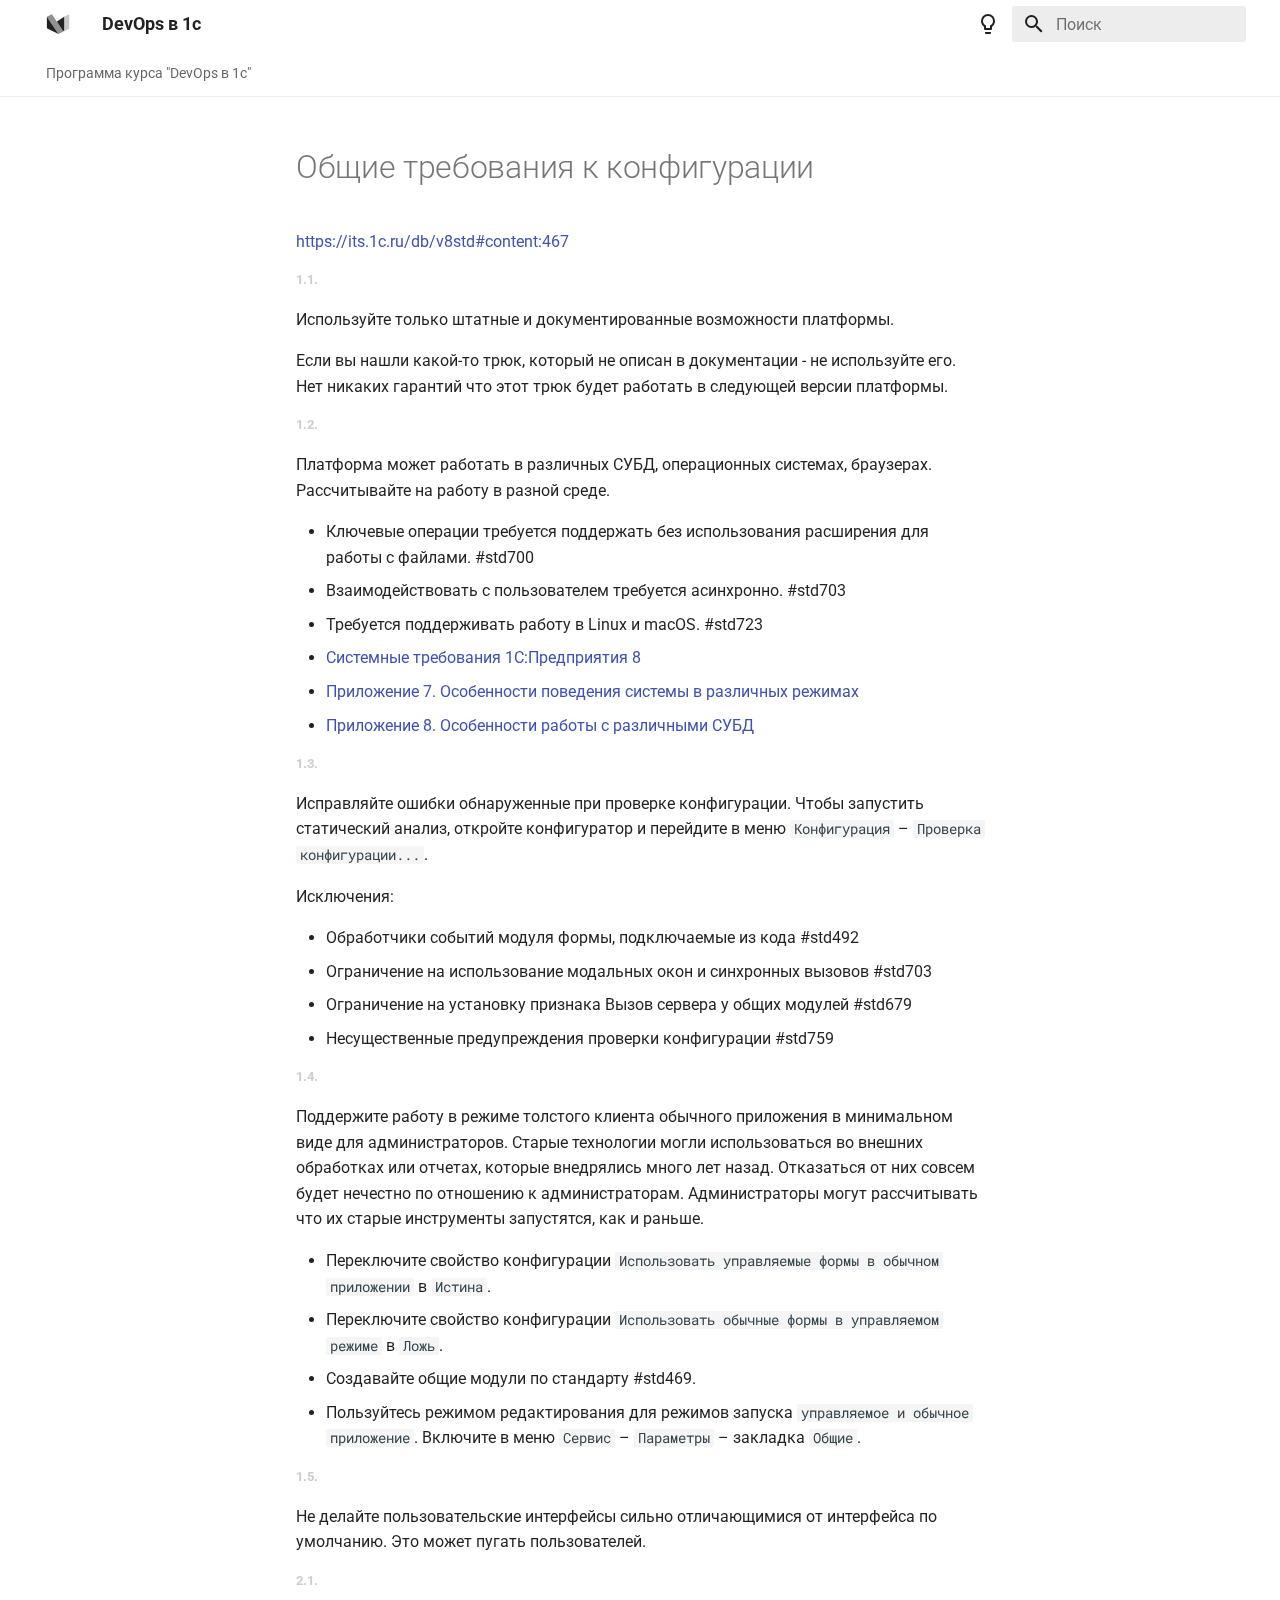
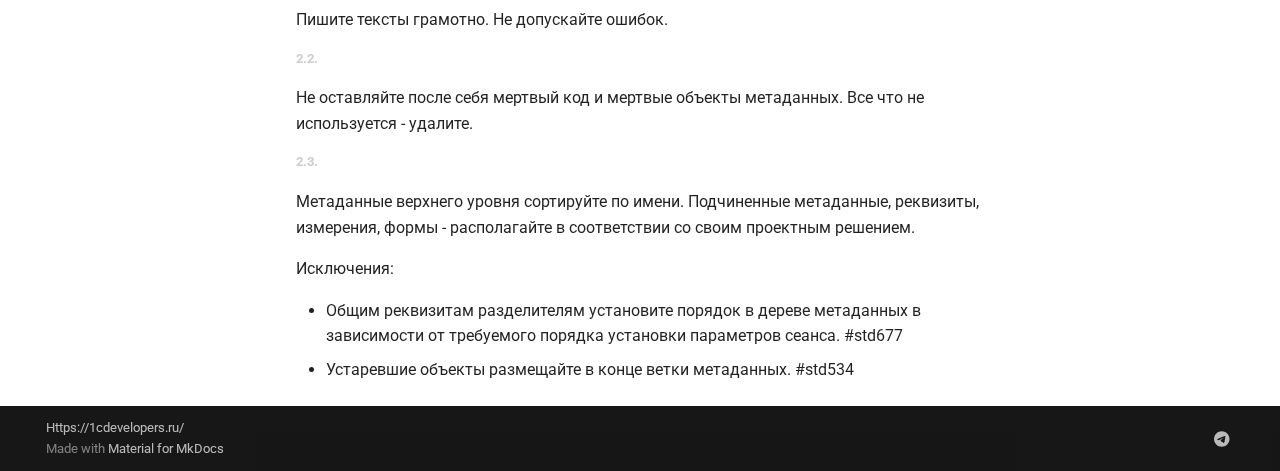
<file: std/std467/index.html>
<!doctype html>
<html lang="ru" class="no-js">
  <head>
    
      <meta charset="utf-8">
      <meta name="viewport" content="width=device-width,initial-scale=1">
      
        <meta name="description" content="Меня зовут Иванов Егор, я специалист по DevOps-практикам в 1с.<br><br> Мой опыт и те сложности, с которыми я и моя команда столкнулись при внедрении devOps- практик,
 помогли мне наработать большую базу знаний и методик,которыми я решил поделиться с вами на курсе "DevOps в 1С".">
      
      
        <meta name="author" content="Иванов Егор">
      
      
        <link rel="canonical" href="https://1cdevelopers.ru/std/std467/">
      
      
      
      <link rel="icon" href="../../assets/images/favicon.png">
      <meta name="generator" content="mkdocs-1.4.2, mkdocs-material-9.0.6">
    
    
      
        <title>Общие требования к конфигурации - DevOps в 1с</title>
      
    
    
      <link rel="stylesheet" href="../../assets/stylesheets/main.558e4712.min.css">
      
        
        <link rel="stylesheet" href="../../assets/stylesheets/palette.2505c338.min.css">
      
      

    
    
    
      
        
        
        <link rel="preconnect" href="https://fonts.gstatic.com" crossorigin>
        <link rel="stylesheet" href="https://fonts.googleapis.com/css?family=Roboto:300,300i,400,400i,700,700i%7CRoboto+Mono:400,400i,700,700i&display=fallback">
        <style>:root{--md-text-font:"Roboto";--md-code-font:"Roboto Mono"}</style>
      
    
    
      <link rel="stylesheet" href="../../assets/stylesheets/extra.css">
    
    <script>__md_scope=new URL("../..",location),__md_hash=e=>[...e].reduce((e,_)=>(e<<5)-e+_.charCodeAt(0),0),__md_get=(e,_=localStorage,t=__md_scope)=>JSON.parse(_.getItem(t.pathname+"."+e)),__md_set=(e,_,t=localStorage,a=__md_scope)=>{try{t.setItem(a.pathname+"."+e,JSON.stringify(_))}catch(e){}}</script>
    
  
      
  


  
  


  <script id="__analytics">function __md_analytics(){function n(){dataLayer.push(arguments)}window.dataLayer=window.dataLayer||[],n("js",new Date),n("config","G-T64GZF40WT"),document.addEventListener("DOMContentLoaded",function(){document.forms.search&&document.forms.search.query.addEventListener("blur",function(){this.value&&n("event","search",{search_term:this.value})}),document$.subscribe(function(){var a=document.forms.feedback;if(void 0!==a)for(var e of a.querySelectorAll("[type=submit]"))e.addEventListener("click",function(e){e.preventDefault();var t=document.location.pathname,e=this.getAttribute("data-md-value");n("event","feedback",{page:t,data:e}),a.firstElementChild.disabled=!0;e=a.querySelector(".md-feedback__note [data-md-value='"+e+"']");e&&(e.hidden=!1)}),a.hidden=!1}),location$.subscribe(function(e){n("config","G-T64GZF40WT",{page_path:e.pathname})})});var e=document.createElement("script");e.async=!0,e.src="https://www.googletagmanager.com/gtag/js?id=G-T64GZF40WT",document.getElementById("__analytics").insertAdjacentElement("afterEnd",e)}</script>

  
    <script>"undefined"!=typeof __md_analytics&&__md_analytics()</script>
  

    

  <!-- Yandex.Metrika counter -->
  <script type="text/javascript" >
    (function(m,e,t,r,i,k,a){m[i]=m[i]||function(){(m[i].a=m[i].a||[]).push(arguments)};
    m[i].l=1*new Date();k=e.createElement(t),a=e.getElementsByTagName(t)[0],k.async=1,k.src=r,a.parentNode.insertBefore(k,a)})
    (window, document, "script", "https://mc.yandex.ru/metrika/tag.js", "ym");

    ym(86674876, "init", {
      clickmap:true,
      trackLinks:true,
      accurateTrackBounce:true,
      webvisor:true
    });
  </script>
  <noscript><div><img src="https://mc.yandex.ru/watch/86674876" style="position:absolute; left:-9999px;" alt="" /></div></noscript>
  <!-- /Yandex.Metrika counter -->

    
    
  </head>
  
  
    
    
      
    
    
    
    
    <body dir="ltr" data-md-color-scheme="default" data-md-color-primary="white" data-md-color-accent="indigo">
  
    
    
      <script>var palette=__md_get("__palette");if(palette&&"object"==typeof palette.color)for(var key of Object.keys(palette.color))document.body.setAttribute("data-md-color-"+key,palette.color[key])</script>
    
    <input class="md-toggle" data-md-toggle="drawer" type="checkbox" id="__drawer" autocomplete="off">
    <input class="md-toggle" data-md-toggle="search" type="checkbox" id="__search" autocomplete="off">
    <label class="md-overlay" for="__drawer"></label>
    <div data-md-component="skip">
      
        
        <a href="#_1" class="md-skip">
          Перейти к содержанию
        </a>
      
    </div>
    <div data-md-component="announce">
      
    </div>
    
    
      

<header class="md-header" data-md-component="header">
  <nav class="md-header__inner md-grid" aria-label="Верхний колонтитул">
    <a href="../.." title="DevOps в 1с" class="md-header__button md-logo" aria-label="DevOps в 1с" data-md-component="logo">
      
  
  <svg xmlns="http://www.w3.org/2000/svg" viewBox="0 0 89 89">
  <path d="M3.136,17.387l0,42.932l42.932,21.467l-42.932,-64.399Z" />
  <path d="M21.91,8l42.933,64.398l-18.775,9.388l-42.932,-64.399l18.774,-9.387Z" style="fill-opacity: 0.5" />
  <path d="M67.535,17.387l-27.262,18.156l21.878,32.818l5.384,2.691l0,-53.665Z" />
  <path d="M67.535,17.387l0,53.666l18.774,-9.388l0,-53.665l-18.774,9.387Z" style="fill-opacity: 0.25" />
</svg>

    </a>
    <label class="md-header__button md-icon" for="__drawer">
      <svg xmlns="http://www.w3.org/2000/svg" viewBox="0 0 24 24"><path d="M3 6h18v2H3V6m0 5h18v2H3v-2m0 5h18v2H3v-2Z"/></svg>
    </label>
    <div class="md-header__title" data-md-component="header-title">
      <div class="md-header__ellipsis">
        <div class="md-header__topic">
          <span class="md-ellipsis">
            DevOps в 1с
          </span>
        </div>
        <div class="md-header__topic" data-md-component="header-topic">
          <span class="md-ellipsis">
            
              Общие требования к конфигурации
            
          </span>
        </div>
      </div>
    </div>
    
      <form class="md-header__option" data-md-component="palette">
        
          
          <input class="md-option" data-md-color-media="(prefers-color-scheme: light)" data-md-color-scheme="default" data-md-color-primary="white" data-md-color-accent="indigo"  aria-label="Выключить свет"  type="radio" name="__palette" id="__palette_1">
          
            <label class="md-header__button md-icon" title="Выключить свет" for="__palette_2" hidden>
              <svg xmlns="http://www.w3.org/2000/svg" viewBox="0 0 24 24"><path d="M12 2a7 7 0 0 1 7 7c0 2.38-1.19 4.47-3 5.74V17a1 1 0 0 1-1 1H9a1 1 0 0 1-1-1v-2.26C6.19 13.47 5 11.38 5 9a7 7 0 0 1 7-7M9 21v-1h6v1a1 1 0 0 1-1 1h-4a1 1 0 0 1-1-1m3-17a5 5 0 0 0-5 5c0 2.05 1.23 3.81 3 4.58V16h4v-2.42c1.77-.77 3-2.53 3-4.58a5 5 0 0 0-5-5Z"/></svg>
            </label>
          
        
          
          <input class="md-option" data-md-color-media="(prefers-color-scheme: dark)" data-md-color-scheme="slate" data-md-color-primary="black" data-md-color-accent="light-blue"  aria-label="Включить свет"  type="radio" name="__palette" id="__palette_2">
          
            <label class="md-header__button md-icon" title="Включить свет" for="__palette_1" hidden>
              <svg xmlns="http://www.w3.org/2000/svg" viewBox="0 0 24 24"><path d="M12 2a7 7 0 0 0-7 7c0 2.38 1.19 4.47 3 5.74V17a1 1 0 0 0 1 1h6a1 1 0 0 0 1-1v-2.26c1.81-1.27 3-3.36 3-5.74a7 7 0 0 0-7-7M9 21a1 1 0 0 0 1 1h4a1 1 0 0 0 1-1v-1H9v1Z"/></svg>
            </label>
          
        
      </form>
    
    
    
      <label class="md-header__button md-icon" for="__search">
        <svg xmlns="http://www.w3.org/2000/svg" viewBox="0 0 24 24"><path d="M9.5 3A6.5 6.5 0 0 1 16 9.5c0 1.61-.59 3.09-1.56 4.23l.27.27h.79l5 5-1.5 1.5-5-5v-.79l-.27-.27A6.516 6.516 0 0 1 9.5 16 6.5 6.5 0 0 1 3 9.5 6.5 6.5 0 0 1 9.5 3m0 2C7 5 5 7 5 9.5S7 14 9.5 14 14 12 14 9.5 12 5 9.5 5Z"/></svg>
      </label>
      <div class="md-search" data-md-component="search" role="dialog">
  <label class="md-search__overlay" for="__search"></label>
  <div class="md-search__inner" role="search">
    <form class="md-search__form" name="search">
      <input type="text" class="md-search__input" name="query" aria-label="Поиск" placeholder="Поиск" autocapitalize="off" autocorrect="off" autocomplete="off" spellcheck="false" data-md-component="search-query" required>
      <label class="md-search__icon md-icon" for="__search">
        <svg xmlns="http://www.w3.org/2000/svg" viewBox="0 0 24 24"><path d="M9.5 3A6.5 6.5 0 0 1 16 9.5c0 1.61-.59 3.09-1.56 4.23l.27.27h.79l5 5-1.5 1.5-5-5v-.79l-.27-.27A6.516 6.516 0 0 1 9.5 16 6.5 6.5 0 0 1 3 9.5 6.5 6.5 0 0 1 9.5 3m0 2C7 5 5 7 5 9.5S7 14 9.5 14 14 12 14 9.5 12 5 9.5 5Z"/></svg>
        <svg xmlns="http://www.w3.org/2000/svg" viewBox="0 0 24 24"><path d="M20 11v2H8l5.5 5.5-1.42 1.42L4.16 12l7.92-7.92L13.5 5.5 8 11h12Z"/></svg>
      </label>
      <nav class="md-search__options" aria-label="Поиск">
        
          <a href="javascript:void(0)" class="md-search__icon md-icon" title="Поделиться" aria-label="Поделиться" data-clipboard data-clipboard-text="" data-md-component="search-share" tabindex="-1">
            <svg xmlns="http://www.w3.org/2000/svg" viewBox="0 0 24 24"><path d="M18 16.08c-.76 0-1.44.3-1.96.77L8.91 12.7c.05-.23.09-.46.09-.7 0-.24-.04-.47-.09-.7l7.05-4.11c.54.5 1.25.81 2.04.81a3 3 0 0 0 3-3 3 3 0 0 0-3-3 3 3 0 0 0-3 3c0 .24.04.47.09.7L8.04 9.81C7.5 9.31 6.79 9 6 9a3 3 0 0 0-3 3 3 3 0 0 0 3 3c.79 0 1.5-.31 2.04-.81l7.12 4.15c-.05.21-.08.43-.08.66 0 1.61 1.31 2.91 2.92 2.91 1.61 0 2.92-1.3 2.92-2.91A2.92 2.92 0 0 0 18 16.08Z"/></svg>
          </a>
        
        <button type="reset" class="md-search__icon md-icon" title="Очистить" aria-label="Очистить" tabindex="-1">
          <svg xmlns="http://www.w3.org/2000/svg" viewBox="0 0 24 24"><path d="M19 6.41 17.59 5 12 10.59 6.41 5 5 6.41 10.59 12 5 17.59 6.41 19 12 13.41 17.59 19 19 17.59 13.41 12 19 6.41Z"/></svg>
        </button>
      </nav>
      
        <div class="md-search__suggest" data-md-component="search-suggest"></div>
      
    </form>
    <div class="md-search__output">
      <div class="md-search__scrollwrap" data-md-scrollfix>
        <div class="md-search-result" data-md-component="search-result">
          <div class="md-search-result__meta">
            Инициализация поиска
          </div>
          <ol class="md-search-result__list" role="presentation"></ol>
        </div>
      </div>
    </div>
  </div>
</div>
    
    
  </nav>
  
</header>
    
    <div class="md-container" data-md-component="container">
      
      
        
          
            
<nav class="md-tabs" aria-label="Вкладки" data-md-component="tabs">
  <div class="md-tabs__inner md-grid">
    <ul class="md-tabs__list">
      
        
  
  


  <li class="md-tabs__item">
    <a href="../.." class="md-tabs__link">
      Программа курса "DevOps в 1с"
    </a>
  </li>

      
    </ul>
  </div>
</nav>
          
        
      
      <main class="md-main" data-md-component="main">
        <div class="md-main__inner md-grid">
          
            
              
              <div class="md-sidebar md-sidebar--primary" data-md-component="sidebar" data-md-type="navigation" >
                <div class="md-sidebar__scrollwrap">
                  <div class="md-sidebar__inner">
                    

  


<nav class="md-nav md-nav--primary md-nav--lifted" aria-label="Навигация" data-md-level="0">
  <label class="md-nav__title" for="__drawer">
    <a href="../.." title="DevOps в 1с" class="md-nav__button md-logo" aria-label="DevOps в 1с" data-md-component="logo">
      
  
  <svg xmlns="http://www.w3.org/2000/svg" viewBox="0 0 89 89">
  <path d="M3.136,17.387l0,42.932l42.932,21.467l-42.932,-64.399Z" />
  <path d="M21.91,8l42.933,64.398l-18.775,9.388l-42.932,-64.399l18.774,-9.387Z" style="fill-opacity: 0.5" />
  <path d="M67.535,17.387l-27.262,18.156l21.878,32.818l5.384,2.691l0,-53.665Z" />
  <path d="M67.535,17.387l0,53.666l18.774,-9.388l0,-53.665l-18.774,9.387Z" style="fill-opacity: 0.25" />
</svg>

    </a>
    DevOps в 1с
  </label>
  
  <ul class="md-nav__list" data-md-scrollfix>
    
      
      
      

  
  
  
    <li class="md-nav__item">
      <a href="../.." class="md-nav__link">
        Программа курса "DevOps в 1с"
      </a>
    </li>
  

    
  </ul>
</nav>
                  </div>
                </div>
              </div>
            
            
              
              <div class="md-sidebar md-sidebar--secondary" data-md-component="sidebar" data-md-type="toc" >
                <div class="md-sidebar__scrollwrap">
                  <div class="md-sidebar__inner">
                    

<nav class="md-nav md-nav--secondary" aria-label="Содержание раздела">
  
  
  
    
  
  
    <label class="md-nav__title" for="__toc">
      <span class="md-nav__icon md-icon"></span>
      Содержание раздела
    </label>
    <ul class="md-nav__list" data-md-component="toc" data-md-scrollfix>
      
        <li class="md-nav__item">
  <a href="#11" class="md-nav__link">
    1.1.
  </a>
  
</li>
      
        <li class="md-nav__item">
  <a href="#12" class="md-nav__link">
    1.2.
  </a>
  
</li>
      
        <li class="md-nav__item">
  <a href="#13" class="md-nav__link">
    1.3.
  </a>
  
</li>
      
        <li class="md-nav__item">
  <a href="#14" class="md-nav__link">
    1.4.
  </a>
  
</li>
      
        <li class="md-nav__item">
  <a href="#15" class="md-nav__link">
    1.5.
  </a>
  
</li>
      
        <li class="md-nav__item">
  <a href="#21" class="md-nav__link">
    2.1.
  </a>
  
</li>
      
        <li class="md-nav__item">
  <a href="#22" class="md-nav__link">
    2.2.
  </a>
  
</li>
      
        <li class="md-nav__item">
  <a href="#23" class="md-nav__link">
    2.3.
  </a>
  
</li>
      
    </ul>
  
</nav>
                  </div>
                </div>
              </div>
            
          
          
            <div class="md-content" data-md-component="content">
              <article class="md-content__inner md-typeset">
                
                  



<h1 id="_1">Общие требования к конфигурации<a class="headerlink" href="#_1" title="Permanent link">&para;</a></h1>
<p><a href="https://its.1c.ru/db/v8std#content:467">https://its.1c.ru/db/v8std#content:467</a></p>
<h6 id="11">1.1.<a class="headerlink" href="#11" title="Permanent link">&para;</a></h6>
<p>Используйте только штатные и документированные возможности платформы.</p>
<p>Если вы нашли какой-то трюк, который не описан в документации - не используйте его. Нет никаких гарантий что этот трюк будет работать в следующей версии платформы.</p>
<h6 id="12">1.2.<a class="headerlink" href="#12" title="Permanent link">&para;</a></h6>
<p>Платформа может работать в различных СУБД, операционных системах, браузерах.
Рассчитывайте на работу в разной среде.</p>
<ul>
<li>Ключевые операции требуется поддержать без использования расширения для работы с файлами. #std700</li>
<li>Взаимодействовать с пользователем требуется асинхронно. #std703</li>
<li>Требуется поддерживать работу в Linux и macOS. #std723</li>
<li><a href="https://v8.1c.ru/tekhnologii/sistemnye-trebovaniya-1s-predpriyatiya-8/">Системные требования 1С:Предприятия 8</a></li>
<li><a href="https://its.1c.ru/db/v83doc/bookmark/dev/TI000001285">Приложение 7. Особенности поведения системы в различных режимах</a></li>
<li><a href="https://its.1c.ru/db/v83doc/bookmark/dev/TI000001285">Приложение 8. Особенности работы с различными СУБД</a></li>
</ul>
<h6 id="13">1.3.<a class="headerlink" href="#13" title="Permanent link">&para;</a></h6>
<p>Исправляйте ошибки обнаруженные при проверке конфигурации.
Чтобы запустить статический анализ, откройте конфигуратор и перейдите в меню  <code>Конфигурация</code> – <code>Проверка конфигурации...</code>.</p>
<p>Исключения:</p>
<ul>
<li>Обработчики событий модуля формы, подключаемые из кода #std492</li>
<li>Ограничение на использование модальных окон и синхронных вызовов #std703</li>
<li>Ограничение на установку признака Вызов сервера у общих модулей #std679</li>
<li>Несущественные предупреждения проверки конфигурации #std759</li>
</ul>
<h6 id="14">1.4.<a class="headerlink" href="#14" title="Permanent link">&para;</a></h6>
<p>Поддержите работу в режиме толстого клиента обычного приложения в минимальном виде для администраторов.
Старые технологии могли использоваться во внешних обработках или отчетах, которые внедрялись много лет назад. Отказаться от них совсем будет нечестно по отношению к администраторам. Администраторы могут рассчитывать что их старые инструменты запустятся, как и раньше.</p>
<ul>
<li>Переключите свойство конфигурации <code>Использовать управляемые формы в обычном приложении</code> в <code>Истина</code>.</li>
<li>Переключите свойство конфигурации <code>Использовать обычные формы в управляемом режиме</code> в <code>Ложь</code>.</li>
<li>Создавайте общие модули по стандарту #std469.</li>
<li>Пользуйтесь режимом редактирования для режимов запуска <code>управляемое и обычное приложение</code>. Включите в меню <code>Сервис</code> – <code>Параметры</code> – закладка <code>Общие</code>.</li>
</ul>
<h6 id="15">1.5.<a class="headerlink" href="#15" title="Permanent link">&para;</a></h6>
<p>Не делайте пользовательские интерфейсы сильно отличающимися от интерфейса по умолчанию. Это может пугать пользователей.</p>
<h6 id="21">2.1.<a class="headerlink" href="#21" title="Permanent link">&para;</a></h6>
<p>Пишите тексты грамотно. Не допускайте ошибок.</p>
<h6 id="22">2.2.<a class="headerlink" href="#22" title="Permanent link">&para;</a></h6>
<p>Не оставляйте после себя мертвый код и мертвые объекты метаданных. Все что не используется - удалите.</p>
<h6 id="23">2.3.<a class="headerlink" href="#23" title="Permanent link">&para;</a></h6>
<p>Метаданные верхнего уровня сортируйте по имени. Подчиненные метаданные, реквизиты, измерения, формы - располагайте в соответствии со своим проектным решением.</p>
<p>Исключения:</p>
<ul>
<li>Общим реквизитам разделителям установите порядок в дереве метаданных в зависимости от требуемого порядка установки параметров сеанса. #std677</li>
<li>Устаревшие объекты размещайте в конце ветки метаданных. #std534</li>
</ul>


  




                
              </article>
            </div>
          
          
  <script>var tabs=__md_get("__tabs");if(Array.isArray(tabs))e:for(var set of document.querySelectorAll(".tabbed-set")){var tab,labels=set.querySelector(".tabbed-labels");for(tab of tabs)for(var label of labels.getElementsByTagName("label"))if(label.innerText.trim()===tab){var input=document.getElementById(label.htmlFor);input.checked=!0;continue e}}</script>

        </div>
        
          <a href="#" class="md-top md-icon" data-md-component="top" hidden>
            <svg xmlns="http://www.w3.org/2000/svg" viewBox="0 0 24 24"><path d="M13 20h-2V8l-5.5 5.5-1.42-1.42L12 4.16l7.92 7.92-1.42 1.42L13 8v12Z"/></svg>
            К началу
          </a>
        
      </main>
      
        <footer class="md-footer">
  
  <div class="md-footer-meta md-typeset">
    <div class="md-footer-meta__inner md-grid">
      <div class="md-copyright">
  
    <div class="md-copyright__highlight">
      Https://1cdevelopers.ru/
    </div>
  
  
    Made with
    <a href="https://squidfunk.github.io/mkdocs-material/" target="_blank" rel="noopener">
      Material for MkDocs
    </a>
  
</div>
      
        <div class="md-social">
  
    
    
      
      
    
    <a href="https://t.me/+i6A4xolMhfFhOWQy" target="_blank" rel="noopener" title="t.me" class="md-social__link">
      <svg xmlns="http://www.w3.org/2000/svg" viewBox="0 0 496 512"><!--! Font Awesome Free 6.2.1 by @fontawesome - https://fontawesome.com License - https://fontawesome.com/license/free (Icons: CC BY 4.0, Fonts: SIL OFL 1.1, Code: MIT License) Copyright 2022 Fonticons, Inc.--><path d="M248 8C111.033 8 0 119.033 0 256s111.033 248 248 248 248-111.033 248-248S384.967 8 248 8Zm114.952 168.66c-3.732 39.215-19.881 134.378-28.1 178.3-3.476 18.584-10.322 24.816-16.948 25.425-14.4 1.326-25.338-9.517-39.287-18.661-21.827-14.308-34.158-23.215-55.346-37.177-24.485-16.135-8.612-25 5.342-39.5 3.652-3.793 67.107-61.51 68.335-66.746.153-.655.3-3.1-1.154-4.384s-3.59-.849-5.135-.5q-3.283.746-104.608 69.142-14.845 10.194-26.894 9.934c-8.855-.191-25.888-5.006-38.551-9.123-15.531-5.048-27.875-7.717-26.8-16.291q.84-6.7 18.45-13.7 108.446-47.248 144.628-62.3c68.872-28.647 83.183-33.623 92.511-33.789 2.052-.034 6.639.474 9.61 2.885a10.452 10.452 0 0 1 3.53 6.716 43.765 43.765 0 0 1 .417 9.769Z"/></svg>
    </a>
  
</div>
      
    </div>
  </div>
</footer>
      
    </div>
    <div class="md-dialog" data-md-component="dialog">
      <div class="md-dialog__inner md-typeset"></div>
    </div>
    
    <script id="__config" type="application/json">{"base": "../..", "features": ["content.code.annotate", "content.tabs.link", "header.autohide", "navigation.indexes", "navigation.sections", "navigation.tabs", "navigation.top", "navigation.tracking", "search.highlight", "search.share", "search.suggest"], "search": "../../assets/javascripts/workers/search.e5c33ebb.min.js", "translations": {"clipboard.copied": "\u0421\u043a\u043e\u043f\u0438\u0440\u043e\u0432\u0430\u043d\u043e \u0432 \u0431\u0443\u0444\u0435\u0440", "clipboard.copy": "\u041a\u043e\u043f\u0438\u0440\u043e\u0432\u0430\u0442\u044c \u0432 \u0431\u0443\u0444\u0435\u0440", "search.result.more.one": "\u0415\u0449\u0451 1 \u043d\u0430 \u044d\u0442\u043e\u0439 \u0441\u0442\u0440\u0430\u043d\u0438\u0446\u0435", "search.result.more.other": "\u0415\u0449\u0451 # \u043d\u0430 \u044d\u0442\u043e\u0439 \u0441\u0442\u0440\u0430\u043d\u0438\u0446\u0435", "search.result.none": "\u0421\u043e\u0432\u043f\u0430\u0434\u0435\u043d\u0438\u0439 \u043d\u0435 \u043d\u0430\u0439\u0434\u0435\u043d\u043e", "search.result.one": "\u041d\u0430\u0439\u0434\u0435\u043d\u043e 1 \u0441\u043e\u0432\u043f\u0430\u0434\u0435\u043d\u0438\u0435", "search.result.other": "\u041d\u0430\u0439\u0434\u0435\u043d\u043e \u0441\u043e\u0432\u043f\u0430\u0434\u0435\u043d\u0438\u0439: #", "search.result.placeholder": "\u041d\u0430\u0447\u043d\u0438\u0442\u0435 \u043f\u0435\u0447\u0430\u0442\u0430\u0442\u044c \u0434\u043b\u044f \u043f\u043e\u0438\u0441\u043a\u0430", "search.result.term.missing": "\u041e\u0442\u0441\u0443\u0442\u0441\u0442\u0432\u0443\u0435\u0442", "select.version": "\u0412\u044b\u0431\u0435\u0440\u0438\u0442\u0435 \u0432\u0435\u0440\u0441\u0438\u044e"}}</script>
    
    
      <script src="../../assets/javascripts/bundle.51d95adb.min.js"></script>
      
    
  </body>
</html>
</file>
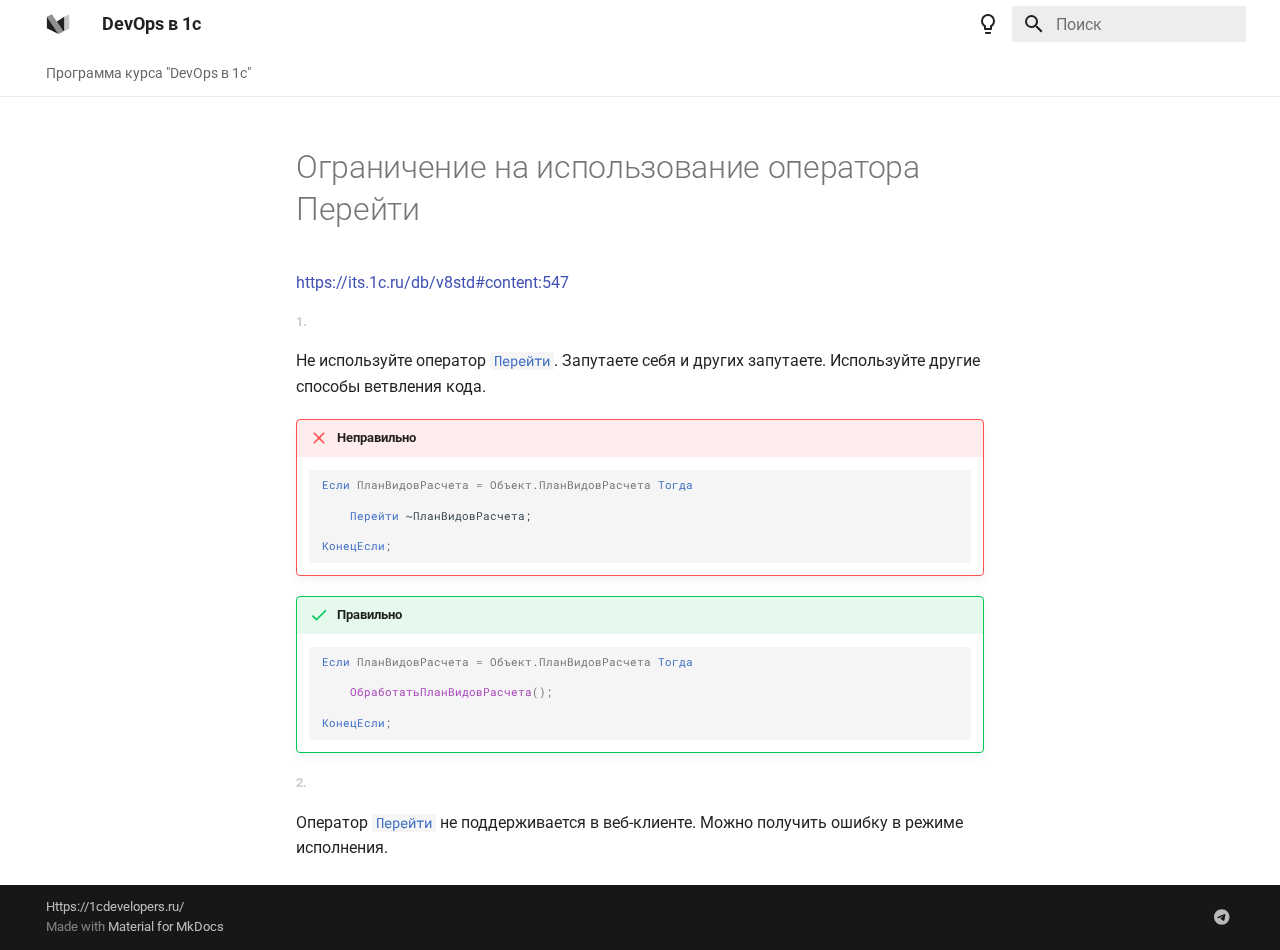
<file: std/std547/index.html>
<!doctype html>
<html lang="ru" class="no-js">
  <head>
    
      <meta charset="utf-8">
      <meta name="viewport" content="width=device-width,initial-scale=1">
      
        <meta name="description" content="Меня зовут Иванов Егор, я специалист по DevOps-практикам в 1с.<br><br> Мой опыт и те сложности, с которыми я и моя команда столкнулись при внедрении devOps- практик,
 помогли мне наработать большую базу знаний и методик,которыми я решил поделиться с вами на курсе "DevOps в 1С".">
      
      
        <meta name="author" content="Иванов Егор">
      
      
        <link rel="canonical" href="https://1cdevelopers.ru/std/std547/">
      
      
      
      <link rel="icon" href="../../assets/images/favicon.png">
      <meta name="generator" content="mkdocs-1.4.2, mkdocs-material-9.0.6">
    
    
      
        <title>Ограничение на использование оператора Перейти - DevOps в 1с</title>
      
    
    
      <link rel="stylesheet" href="../../assets/stylesheets/main.558e4712.min.css">
      
        
        <link rel="stylesheet" href="../../assets/stylesheets/palette.2505c338.min.css">
      
      

    
    
    
      
        
        
        <link rel="preconnect" href="https://fonts.gstatic.com" crossorigin>
        <link rel="stylesheet" href="https://fonts.googleapis.com/css?family=Roboto:300,300i,400,400i,700,700i%7CRoboto+Mono:400,400i,700,700i&display=fallback">
        <style>:root{--md-text-font:"Roboto";--md-code-font:"Roboto Mono"}</style>
      
    
    
      <link rel="stylesheet" href="../../assets/stylesheets/extra.css">
    
    <script>__md_scope=new URL("../..",location),__md_hash=e=>[...e].reduce((e,_)=>(e<<5)-e+_.charCodeAt(0),0),__md_get=(e,_=localStorage,t=__md_scope)=>JSON.parse(_.getItem(t.pathname+"."+e)),__md_set=(e,_,t=localStorage,a=__md_scope)=>{try{t.setItem(a.pathname+"."+e,JSON.stringify(_))}catch(e){}}</script>
    
  
      
  


  
  


  <script id="__analytics">function __md_analytics(){function n(){dataLayer.push(arguments)}window.dataLayer=window.dataLayer||[],n("js",new Date),n("config","G-T64GZF40WT"),document.addEventListener("DOMContentLoaded",function(){document.forms.search&&document.forms.search.query.addEventListener("blur",function(){this.value&&n("event","search",{search_term:this.value})}),document$.subscribe(function(){var a=document.forms.feedback;if(void 0!==a)for(var e of a.querySelectorAll("[type=submit]"))e.addEventListener("click",function(e){e.preventDefault();var t=document.location.pathname,e=this.getAttribute("data-md-value");n("event","feedback",{page:t,data:e}),a.firstElementChild.disabled=!0;e=a.querySelector(".md-feedback__note [data-md-value='"+e+"']");e&&(e.hidden=!1)}),a.hidden=!1}),location$.subscribe(function(e){n("config","G-T64GZF40WT",{page_path:e.pathname})})});var e=document.createElement("script");e.async=!0,e.src="https://www.googletagmanager.com/gtag/js?id=G-T64GZF40WT",document.getElementById("__analytics").insertAdjacentElement("afterEnd",e)}</script>

  
    <script>"undefined"!=typeof __md_analytics&&__md_analytics()</script>
  

    

  <!-- Yandex.Metrika counter -->
  <script type="text/javascript" >
    (function(m,e,t,r,i,k,a){m[i]=m[i]||function(){(m[i].a=m[i].a||[]).push(arguments)};
    m[i].l=1*new Date();k=e.createElement(t),a=e.getElementsByTagName(t)[0],k.async=1,k.src=r,a.parentNode.insertBefore(k,a)})
    (window, document, "script", "https://mc.yandex.ru/metrika/tag.js", "ym");

    ym(86674876, "init", {
      clickmap:true,
      trackLinks:true,
      accurateTrackBounce:true,
      webvisor:true
    });
  </script>
  <noscript><div><img src="https://mc.yandex.ru/watch/86674876" style="position:absolute; left:-9999px;" alt="" /></div></noscript>
  <!-- /Yandex.Metrika counter -->

    
    
  </head>
  
  
    
    
      
    
    
    
    
    <body dir="ltr" data-md-color-scheme="default" data-md-color-primary="white" data-md-color-accent="indigo">
  
    
    
      <script>var palette=__md_get("__palette");if(palette&&"object"==typeof palette.color)for(var key of Object.keys(palette.color))document.body.setAttribute("data-md-color-"+key,palette.color[key])</script>
    
    <input class="md-toggle" data-md-toggle="drawer" type="checkbox" id="__drawer" autocomplete="off">
    <input class="md-toggle" data-md-toggle="search" type="checkbox" id="__search" autocomplete="off">
    <label class="md-overlay" for="__drawer"></label>
    <div data-md-component="skip">
      
        
        <a href="#_1" class="md-skip">
          Перейти к содержанию
        </a>
      
    </div>
    <div data-md-component="announce">
      
    </div>
    
    
      

<header class="md-header" data-md-component="header">
  <nav class="md-header__inner md-grid" aria-label="Верхний колонтитул">
    <a href="../.." title="DevOps в 1с" class="md-header__button md-logo" aria-label="DevOps в 1с" data-md-component="logo">
      
  
  <svg xmlns="http://www.w3.org/2000/svg" viewBox="0 0 89 89">
  <path d="M3.136,17.387l0,42.932l42.932,21.467l-42.932,-64.399Z" />
  <path d="M21.91,8l42.933,64.398l-18.775,9.388l-42.932,-64.399l18.774,-9.387Z" style="fill-opacity: 0.5" />
  <path d="M67.535,17.387l-27.262,18.156l21.878,32.818l5.384,2.691l0,-53.665Z" />
  <path d="M67.535,17.387l0,53.666l18.774,-9.388l0,-53.665l-18.774,9.387Z" style="fill-opacity: 0.25" />
</svg>

    </a>
    <label class="md-header__button md-icon" for="__drawer">
      <svg xmlns="http://www.w3.org/2000/svg" viewBox="0 0 24 24"><path d="M3 6h18v2H3V6m0 5h18v2H3v-2m0 5h18v2H3v-2Z"/></svg>
    </label>
    <div class="md-header__title" data-md-component="header-title">
      <div class="md-header__ellipsis">
        <div class="md-header__topic">
          <span class="md-ellipsis">
            DevOps в 1с
          </span>
        </div>
        <div class="md-header__topic" data-md-component="header-topic">
          <span class="md-ellipsis">
            
              Ограничение на использование оператора Перейти
            
          </span>
        </div>
      </div>
    </div>
    
      <form class="md-header__option" data-md-component="palette">
        
          
          <input class="md-option" data-md-color-media="(prefers-color-scheme: light)" data-md-color-scheme="default" data-md-color-primary="white" data-md-color-accent="indigo"  aria-label="Выключить свет"  type="radio" name="__palette" id="__palette_1">
          
            <label class="md-header__button md-icon" title="Выключить свет" for="__palette_2" hidden>
              <svg xmlns="http://www.w3.org/2000/svg" viewBox="0 0 24 24"><path d="M12 2a7 7 0 0 1 7 7c0 2.38-1.19 4.47-3 5.74V17a1 1 0 0 1-1 1H9a1 1 0 0 1-1-1v-2.26C6.19 13.47 5 11.38 5 9a7 7 0 0 1 7-7M9 21v-1h6v1a1 1 0 0 1-1 1h-4a1 1 0 0 1-1-1m3-17a5 5 0 0 0-5 5c0 2.05 1.23 3.81 3 4.58V16h4v-2.42c1.77-.77 3-2.53 3-4.58a5 5 0 0 0-5-5Z"/></svg>
            </label>
          
        
          
          <input class="md-option" data-md-color-media="(prefers-color-scheme: dark)" data-md-color-scheme="slate" data-md-color-primary="black" data-md-color-accent="light-blue"  aria-label="Включить свет"  type="radio" name="__palette" id="__palette_2">
          
            <label class="md-header__button md-icon" title="Включить свет" for="__palette_1" hidden>
              <svg xmlns="http://www.w3.org/2000/svg" viewBox="0 0 24 24"><path d="M12 2a7 7 0 0 0-7 7c0 2.38 1.19 4.47 3 5.74V17a1 1 0 0 0 1 1h6a1 1 0 0 0 1-1v-2.26c1.81-1.27 3-3.36 3-5.74a7 7 0 0 0-7-7M9 21a1 1 0 0 0 1 1h4a1 1 0 0 0 1-1v-1H9v1Z"/></svg>
            </label>
          
        
      </form>
    
    
    
      <label class="md-header__button md-icon" for="__search">
        <svg xmlns="http://www.w3.org/2000/svg" viewBox="0 0 24 24"><path d="M9.5 3A6.5 6.5 0 0 1 16 9.5c0 1.61-.59 3.09-1.56 4.23l.27.27h.79l5 5-1.5 1.5-5-5v-.79l-.27-.27A6.516 6.516 0 0 1 9.5 16 6.5 6.5 0 0 1 3 9.5 6.5 6.5 0 0 1 9.5 3m0 2C7 5 5 7 5 9.5S7 14 9.5 14 14 12 14 9.5 12 5 9.5 5Z"/></svg>
      </label>
      <div class="md-search" data-md-component="search" role="dialog">
  <label class="md-search__overlay" for="__search"></label>
  <div class="md-search__inner" role="search">
    <form class="md-search__form" name="search">
      <input type="text" class="md-search__input" name="query" aria-label="Поиск" placeholder="Поиск" autocapitalize="off" autocorrect="off" autocomplete="off" spellcheck="false" data-md-component="search-query" required>
      <label class="md-search__icon md-icon" for="__search">
        <svg xmlns="http://www.w3.org/2000/svg" viewBox="0 0 24 24"><path d="M9.5 3A6.5 6.5 0 0 1 16 9.5c0 1.61-.59 3.09-1.56 4.23l.27.27h.79l5 5-1.5 1.5-5-5v-.79l-.27-.27A6.516 6.516 0 0 1 9.5 16 6.5 6.5 0 0 1 3 9.5 6.5 6.5 0 0 1 9.5 3m0 2C7 5 5 7 5 9.5S7 14 9.5 14 14 12 14 9.5 12 5 9.5 5Z"/></svg>
        <svg xmlns="http://www.w3.org/2000/svg" viewBox="0 0 24 24"><path d="M20 11v2H8l5.5 5.5-1.42 1.42L4.16 12l7.92-7.92L13.5 5.5 8 11h12Z"/></svg>
      </label>
      <nav class="md-search__options" aria-label="Поиск">
        
          <a href="javascript:void(0)" class="md-search__icon md-icon" title="Поделиться" aria-label="Поделиться" data-clipboard data-clipboard-text="" data-md-component="search-share" tabindex="-1">
            <svg xmlns="http://www.w3.org/2000/svg" viewBox="0 0 24 24"><path d="M18 16.08c-.76 0-1.44.3-1.96.77L8.91 12.7c.05-.23.09-.46.09-.7 0-.24-.04-.47-.09-.7l7.05-4.11c.54.5 1.25.81 2.04.81a3 3 0 0 0 3-3 3 3 0 0 0-3-3 3 3 0 0 0-3 3c0 .24.04.47.09.7L8.04 9.81C7.5 9.31 6.79 9 6 9a3 3 0 0 0-3 3 3 3 0 0 0 3 3c.79 0 1.5-.31 2.04-.81l7.12 4.15c-.05.21-.08.43-.08.66 0 1.61 1.31 2.91 2.92 2.91 1.61 0 2.92-1.3 2.92-2.91A2.92 2.92 0 0 0 18 16.08Z"/></svg>
          </a>
        
        <button type="reset" class="md-search__icon md-icon" title="Очистить" aria-label="Очистить" tabindex="-1">
          <svg xmlns="http://www.w3.org/2000/svg" viewBox="0 0 24 24"><path d="M19 6.41 17.59 5 12 10.59 6.41 5 5 6.41 10.59 12 5 17.59 6.41 19 12 13.41 17.59 19 19 17.59 13.41 12 19 6.41Z"/></svg>
        </button>
      </nav>
      
        <div class="md-search__suggest" data-md-component="search-suggest"></div>
      
    </form>
    <div class="md-search__output">
      <div class="md-search__scrollwrap" data-md-scrollfix>
        <div class="md-search-result" data-md-component="search-result">
          <div class="md-search-result__meta">
            Инициализация поиска
          </div>
          <ol class="md-search-result__list" role="presentation"></ol>
        </div>
      </div>
    </div>
  </div>
</div>
    
    
  </nav>
  
</header>
    
    <div class="md-container" data-md-component="container">
      
      
        
          
            
<nav class="md-tabs" aria-label="Вкладки" data-md-component="tabs">
  <div class="md-tabs__inner md-grid">
    <ul class="md-tabs__list">
      
        
  
  


  <li class="md-tabs__item">
    <a href="../.." class="md-tabs__link">
      Программа курса "DevOps в 1с"
    </a>
  </li>

      
    </ul>
  </div>
</nav>
          
        
      
      <main class="md-main" data-md-component="main">
        <div class="md-main__inner md-grid">
          
            
              
              <div class="md-sidebar md-sidebar--primary" data-md-component="sidebar" data-md-type="navigation" >
                <div class="md-sidebar__scrollwrap">
                  <div class="md-sidebar__inner">
                    

  


<nav class="md-nav md-nav--primary md-nav--lifted" aria-label="Навигация" data-md-level="0">
  <label class="md-nav__title" for="__drawer">
    <a href="../.." title="DevOps в 1с" class="md-nav__button md-logo" aria-label="DevOps в 1с" data-md-component="logo">
      
  
  <svg xmlns="http://www.w3.org/2000/svg" viewBox="0 0 89 89">
  <path d="M3.136,17.387l0,42.932l42.932,21.467l-42.932,-64.399Z" />
  <path d="M21.91,8l42.933,64.398l-18.775,9.388l-42.932,-64.399l18.774,-9.387Z" style="fill-opacity: 0.5" />
  <path d="M67.535,17.387l-27.262,18.156l21.878,32.818l5.384,2.691l0,-53.665Z" />
  <path d="M67.535,17.387l0,53.666l18.774,-9.388l0,-53.665l-18.774,9.387Z" style="fill-opacity: 0.25" />
</svg>

    </a>
    DevOps в 1с
  </label>
  
  <ul class="md-nav__list" data-md-scrollfix>
    
      
      
      

  
  
  
    <li class="md-nav__item">
      <a href="../.." class="md-nav__link">
        Программа курса "DevOps в 1с"
      </a>
    </li>
  

    
  </ul>
</nav>
                  </div>
                </div>
              </div>
            
            
              
              <div class="md-sidebar md-sidebar--secondary" data-md-component="sidebar" data-md-type="toc" >
                <div class="md-sidebar__scrollwrap">
                  <div class="md-sidebar__inner">
                    

<nav class="md-nav md-nav--secondary" aria-label="Содержание раздела">
  
  
  
    
  
  
    <label class="md-nav__title" for="__toc">
      <span class="md-nav__icon md-icon"></span>
      Содержание раздела
    </label>
    <ul class="md-nav__list" data-md-component="toc" data-md-scrollfix>
      
        <li class="md-nav__item">
  <a href="#1" class="md-nav__link">
    1.
  </a>
  
</li>
      
        <li class="md-nav__item">
  <a href="#2" class="md-nav__link">
    2.
  </a>
  
</li>
      
    </ul>
  
</nav>
                  </div>
                </div>
              </div>
            
          
          
            <div class="md-content" data-md-component="content">
              <article class="md-content__inner md-typeset">
                
                  



<h1 id="_1">Ограничение на использование оператора Перейти<a class="headerlink" href="#_1" title="Permanent link">&para;</a></h1>
<p><a href="https://its.1c.ru/db/v8std#content:547">https://its.1c.ru/db/v8std#content:547</a></p>
<h6 id="1">1.<a class="headerlink" href="#1" title="Permanent link">&para;</a></h6>
<p>Не используйте оператор <code class="highlight"><span class="k">Перейти</span></code>. Запутаете себя и других запутаете. Используйте другие способы ветвления кода.</p>
<div class="admonition failure">
<p class="admonition-title">Неправильно</p>
<div class="highlight"><pre><span></span><code><span class="k">Если</span> <span class="nv">ПланВидовРасчета</span> <span class="o">=</span> <span class="nv">Объект</span><span class="o">.</span><span class="nv">ПланВидовРасчета</span> <span class="k">Тогда</span>

    <span class="k">Перейти</span> <span class=" -Label">~ПланВидовРасчета;</span>

<span class="k">КонецЕсли</span><span class="p">;</span>
</code></pre></div>
</div>
<div class="admonition success">
<p class="admonition-title">Правильно</p>
<div class="highlight"><pre><span></span><code><span class="k">Если</span> <span class="nv">ПланВидовРасчета</span> <span class="o">=</span> <span class="nv">Объект</span><span class="o">.</span><span class="nv">ПланВидовРасчета</span> <span class="k">Тогда</span>

    <span class="nf">ОбработатьПланВидовРасчета</span><span class="p">();</span>

<span class="k">КонецЕсли</span><span class="p">;</span>
</code></pre></div>
</div>
<h6 id="2">2.<a class="headerlink" href="#2" title="Permanent link">&para;</a></h6>
<p>Оператор <code class="highlight"><span class="k">Перейти</span></code> не поддерживается в веб-клиенте. Можно получить ошибку в режиме исполнения.</p>


  




                
              </article>
            </div>
          
          
  <script>var tabs=__md_get("__tabs");if(Array.isArray(tabs))e:for(var set of document.querySelectorAll(".tabbed-set")){var tab,labels=set.querySelector(".tabbed-labels");for(tab of tabs)for(var label of labels.getElementsByTagName("label"))if(label.innerText.trim()===tab){var input=document.getElementById(label.htmlFor);input.checked=!0;continue e}}</script>

        </div>
        
          <a href="#" class="md-top md-icon" data-md-component="top" hidden>
            <svg xmlns="http://www.w3.org/2000/svg" viewBox="0 0 24 24"><path d="M13 20h-2V8l-5.5 5.5-1.42-1.42L12 4.16l7.92 7.92-1.42 1.42L13 8v12Z"/></svg>
            К началу
          </a>
        
      </main>
      
        <footer class="md-footer">
  
  <div class="md-footer-meta md-typeset">
    <div class="md-footer-meta__inner md-grid">
      <div class="md-copyright">
  
    <div class="md-copyright__highlight">
      Https://1cdevelopers.ru/
    </div>
  
  
    Made with
    <a href="https://squidfunk.github.io/mkdocs-material/" target="_blank" rel="noopener">
      Material for MkDocs
    </a>
  
</div>
      
        <div class="md-social">
  
    
    
      
      
    
    <a href="https://t.me/+i6A4xolMhfFhOWQy" target="_blank" rel="noopener" title="t.me" class="md-social__link">
      <svg xmlns="http://www.w3.org/2000/svg" viewBox="0 0 496 512"><!--! Font Awesome Free 6.2.1 by @fontawesome - https://fontawesome.com License - https://fontawesome.com/license/free (Icons: CC BY 4.0, Fonts: SIL OFL 1.1, Code: MIT License) Copyright 2022 Fonticons, Inc.--><path d="M248 8C111.033 8 0 119.033 0 256s111.033 248 248 248 248-111.033 248-248S384.967 8 248 8Zm114.952 168.66c-3.732 39.215-19.881 134.378-28.1 178.3-3.476 18.584-10.322 24.816-16.948 25.425-14.4 1.326-25.338-9.517-39.287-18.661-21.827-14.308-34.158-23.215-55.346-37.177-24.485-16.135-8.612-25 5.342-39.5 3.652-3.793 67.107-61.51 68.335-66.746.153-.655.3-3.1-1.154-4.384s-3.59-.849-5.135-.5q-3.283.746-104.608 69.142-14.845 10.194-26.894 9.934c-8.855-.191-25.888-5.006-38.551-9.123-15.531-5.048-27.875-7.717-26.8-16.291q.84-6.7 18.45-13.7 108.446-47.248 144.628-62.3c68.872-28.647 83.183-33.623 92.511-33.789 2.052-.034 6.639.474 9.61 2.885a10.452 10.452 0 0 1 3.53 6.716 43.765 43.765 0 0 1 .417 9.769Z"/></svg>
    </a>
  
</div>
      
    </div>
  </div>
</footer>
      
    </div>
    <div class="md-dialog" data-md-component="dialog">
      <div class="md-dialog__inner md-typeset"></div>
    </div>
    
    <script id="__config" type="application/json">{"base": "../..", "features": ["content.code.annotate", "content.tabs.link", "header.autohide", "navigation.indexes", "navigation.sections", "navigation.tabs", "navigation.top", "navigation.tracking", "search.highlight", "search.share", "search.suggest"], "search": "../../assets/javascripts/workers/search.e5c33ebb.min.js", "translations": {"clipboard.copied": "\u0421\u043a\u043e\u043f\u0438\u0440\u043e\u0432\u0430\u043d\u043e \u0432 \u0431\u0443\u0444\u0435\u0440", "clipboard.copy": "\u041a\u043e\u043f\u0438\u0440\u043e\u0432\u0430\u0442\u044c \u0432 \u0431\u0443\u0444\u0435\u0440", "search.result.more.one": "\u0415\u0449\u0451 1 \u043d\u0430 \u044d\u0442\u043e\u0439 \u0441\u0442\u0440\u0430\u043d\u0438\u0446\u0435", "search.result.more.other": "\u0415\u0449\u0451 # \u043d\u0430 \u044d\u0442\u043e\u0439 \u0441\u0442\u0440\u0430\u043d\u0438\u0446\u0435", "search.result.none": "\u0421\u043e\u0432\u043f\u0430\u0434\u0435\u043d\u0438\u0439 \u043d\u0435 \u043d\u0430\u0439\u0434\u0435\u043d\u043e", "search.result.one": "\u041d\u0430\u0439\u0434\u0435\u043d\u043e 1 \u0441\u043e\u0432\u043f\u0430\u0434\u0435\u043d\u0438\u0435", "search.result.other": "\u041d\u0430\u0439\u0434\u0435\u043d\u043e \u0441\u043e\u0432\u043f\u0430\u0434\u0435\u043d\u0438\u0439: #", "search.result.placeholder": "\u041d\u0430\u0447\u043d\u0438\u0442\u0435 \u043f\u0435\u0447\u0430\u0442\u0430\u0442\u044c \u0434\u043b\u044f \u043f\u043e\u0438\u0441\u043a\u0430", "search.result.term.missing": "\u041e\u0442\u0441\u0443\u0442\u0441\u0442\u0432\u0443\u0435\u0442", "select.version": "\u0412\u044b\u0431\u0435\u0440\u0438\u0442\u0435 \u0432\u0435\u0440\u0441\u0438\u044e"}}</script>
    
    
      <script src="../../assets/javascripts/bundle.51d95adb.min.js"></script>
      
    
  </body>
</html>
</file>
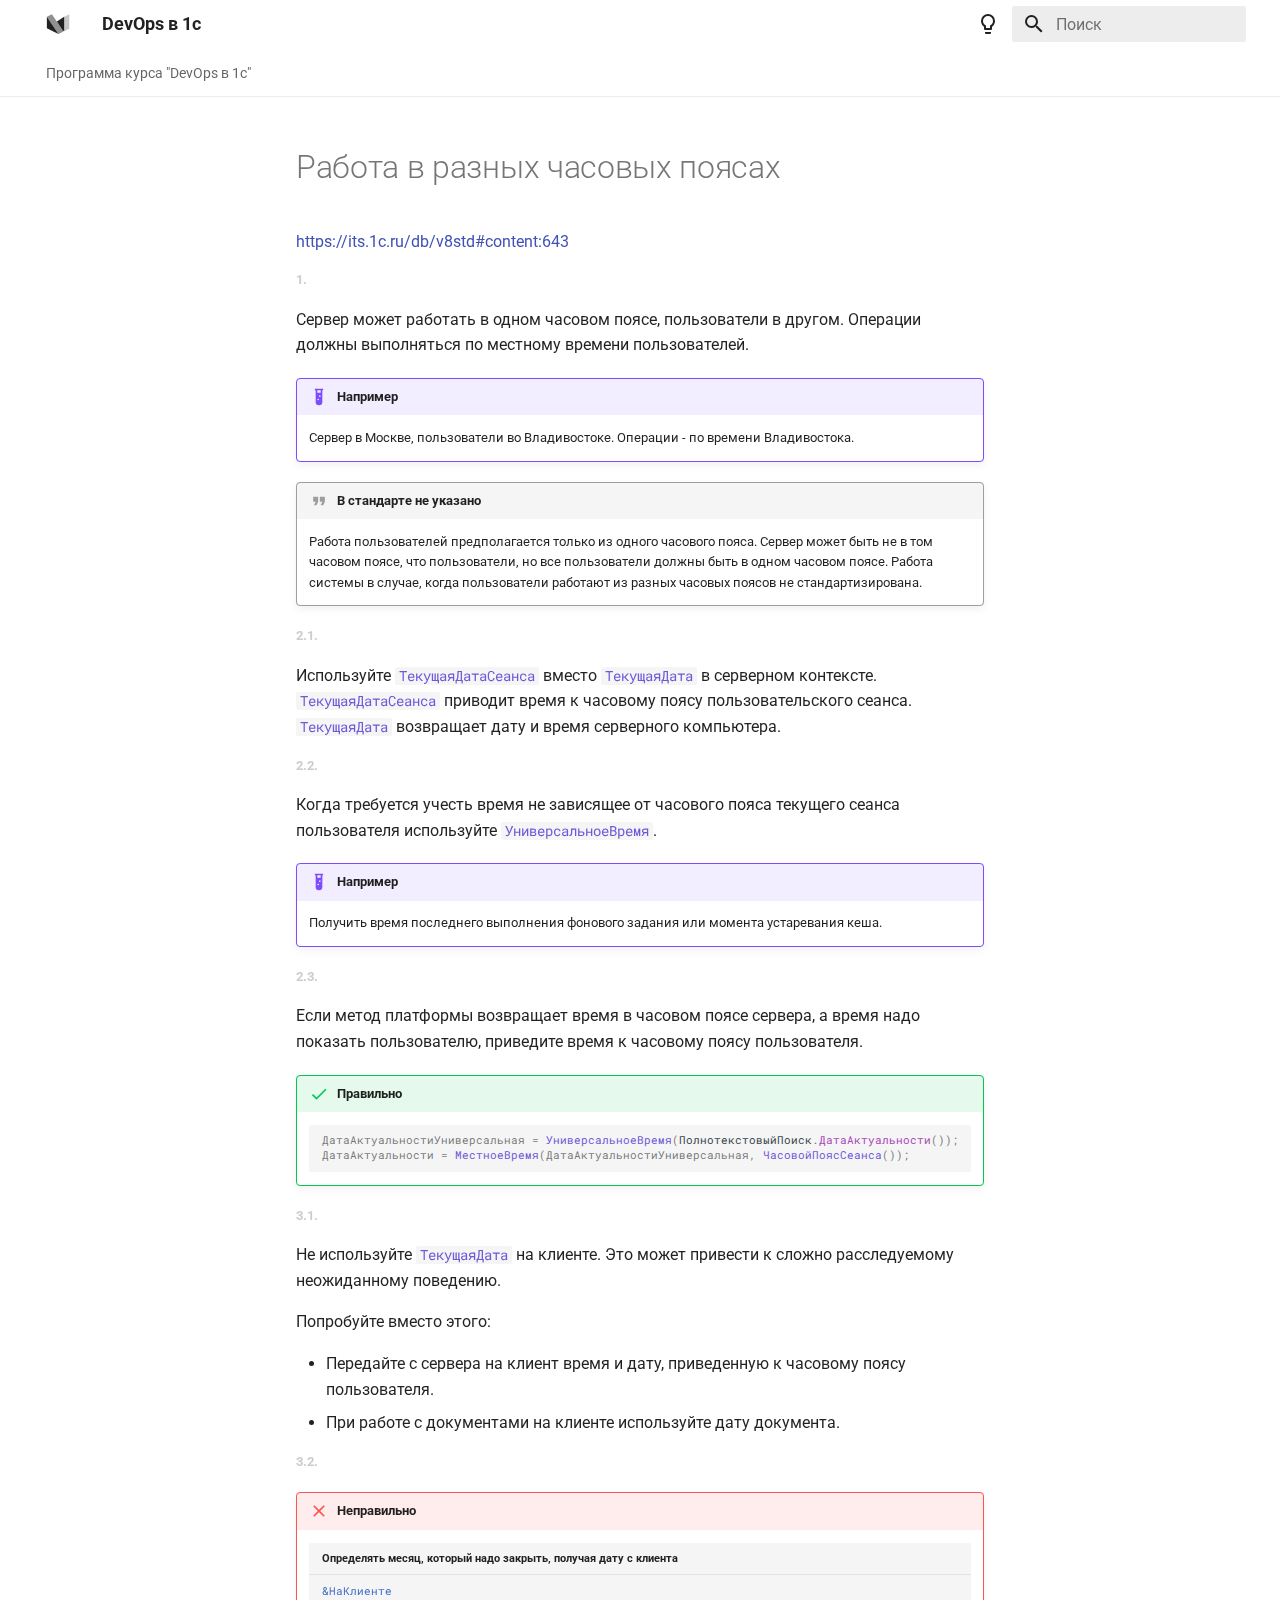
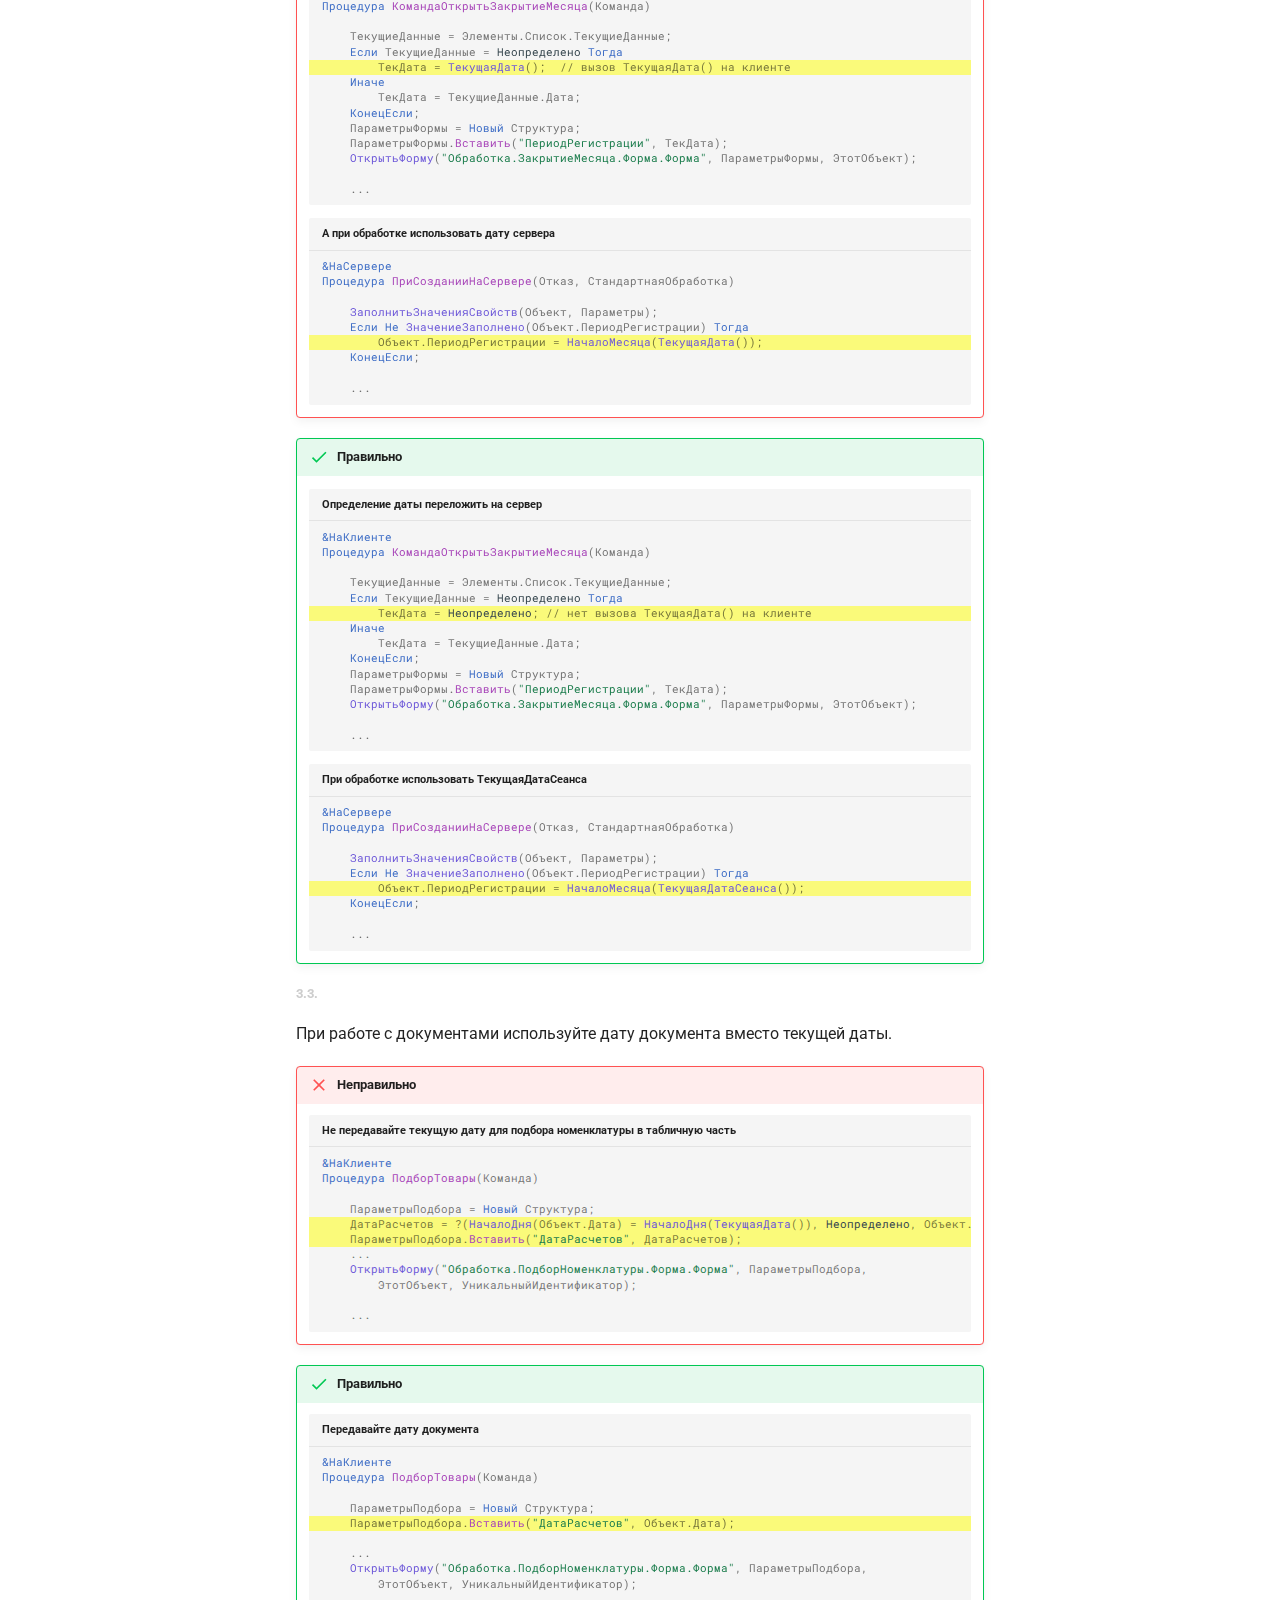
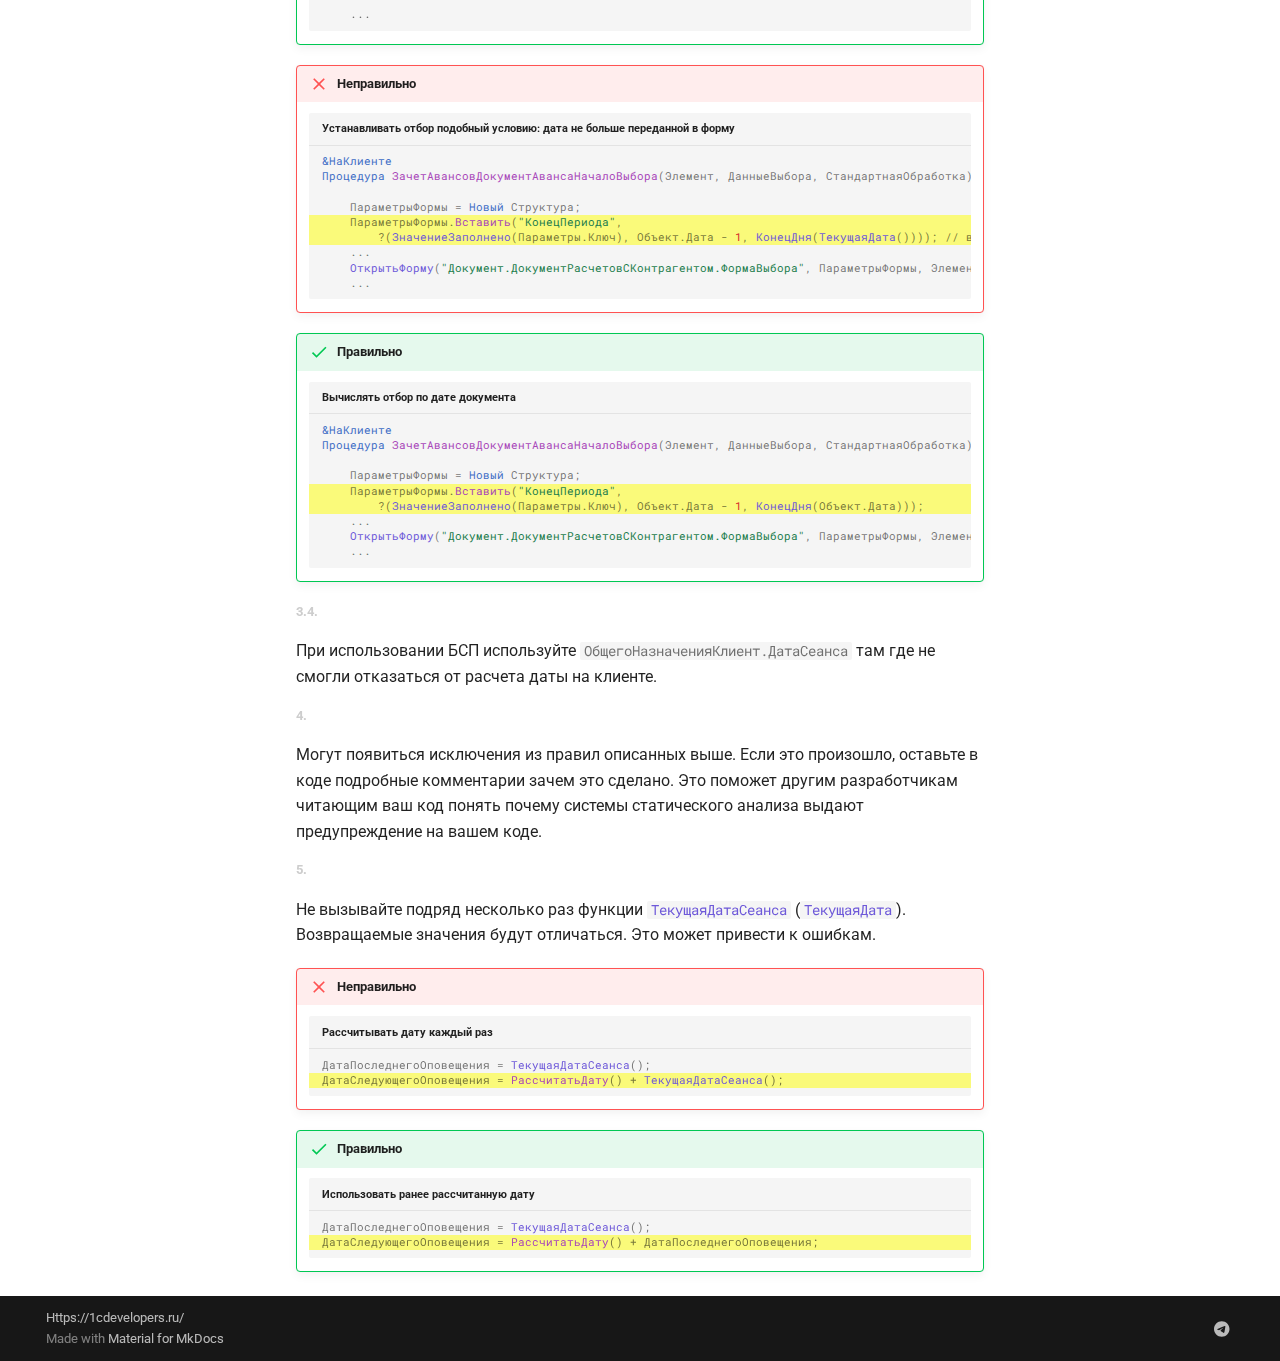
<file: std/std643/index.html>
<!doctype html>
<html lang="ru" class="no-js">
  <head>
    
      <meta charset="utf-8">
      <meta name="viewport" content="width=device-width,initial-scale=1">
      
        <meta name="description" content="Меня зовут Иванов Егор, я специалист по DevOps-практикам в 1с.<br><br> Мой опыт и те сложности, с которыми я и моя команда столкнулись при внедрении devOps- практик,
 помогли мне наработать большую базу знаний и методик,которыми я решил поделиться с вами на курсе "DevOps в 1С".">
      
      
        <meta name="author" content="Иванов Егор">
      
      
        <link rel="canonical" href="https://1cdevelopers.ru/std/std643/">
      
      
      
      <link rel="icon" href="../../assets/images/favicon.png">
      <meta name="generator" content="mkdocs-1.4.2, mkdocs-material-9.0.6">
    
    
      
        <title>Работа в разных часовых поясах - DevOps в 1с</title>
      
    
    
      <link rel="stylesheet" href="../../assets/stylesheets/main.558e4712.min.css">
      
        
        <link rel="stylesheet" href="../../assets/stylesheets/palette.2505c338.min.css">
      
      

    
    
    
      
        
        
        <link rel="preconnect" href="https://fonts.gstatic.com" crossorigin>
        <link rel="stylesheet" href="https://fonts.googleapis.com/css?family=Roboto:300,300i,400,400i,700,700i%7CRoboto+Mono:400,400i,700,700i&display=fallback">
        <style>:root{--md-text-font:"Roboto";--md-code-font:"Roboto Mono"}</style>
      
    
    
      <link rel="stylesheet" href="../../assets/stylesheets/extra.css">
    
    <script>__md_scope=new URL("../..",location),__md_hash=e=>[...e].reduce((e,_)=>(e<<5)-e+_.charCodeAt(0),0),__md_get=(e,_=localStorage,t=__md_scope)=>JSON.parse(_.getItem(t.pathname+"."+e)),__md_set=(e,_,t=localStorage,a=__md_scope)=>{try{t.setItem(a.pathname+"."+e,JSON.stringify(_))}catch(e){}}</script>
    
  
      
  


  
  


  <script id="__analytics">function __md_analytics(){function n(){dataLayer.push(arguments)}window.dataLayer=window.dataLayer||[],n("js",new Date),n("config","G-T64GZF40WT"),document.addEventListener("DOMContentLoaded",function(){document.forms.search&&document.forms.search.query.addEventListener("blur",function(){this.value&&n("event","search",{search_term:this.value})}),document$.subscribe(function(){var a=document.forms.feedback;if(void 0!==a)for(var e of a.querySelectorAll("[type=submit]"))e.addEventListener("click",function(e){e.preventDefault();var t=document.location.pathname,e=this.getAttribute("data-md-value");n("event","feedback",{page:t,data:e}),a.firstElementChild.disabled=!0;e=a.querySelector(".md-feedback__note [data-md-value='"+e+"']");e&&(e.hidden=!1)}),a.hidden=!1}),location$.subscribe(function(e){n("config","G-T64GZF40WT",{page_path:e.pathname})})});var e=document.createElement("script");e.async=!0,e.src="https://www.googletagmanager.com/gtag/js?id=G-T64GZF40WT",document.getElementById("__analytics").insertAdjacentElement("afterEnd",e)}</script>

  
    <script>"undefined"!=typeof __md_analytics&&__md_analytics()</script>
  

    

  <!-- Yandex.Metrika counter -->
  <script type="text/javascript" >
    (function(m,e,t,r,i,k,a){m[i]=m[i]||function(){(m[i].a=m[i].a||[]).push(arguments)};
    m[i].l=1*new Date();k=e.createElement(t),a=e.getElementsByTagName(t)[0],k.async=1,k.src=r,a.parentNode.insertBefore(k,a)})
    (window, document, "script", "https://mc.yandex.ru/metrika/tag.js", "ym");

    ym(86674876, "init", {
      clickmap:true,
      trackLinks:true,
      accurateTrackBounce:true,
      webvisor:true
    });
  </script>
  <noscript><div><img src="https://mc.yandex.ru/watch/86674876" style="position:absolute; left:-9999px;" alt="" /></div></noscript>
  <!-- /Yandex.Metrika counter -->

    
    
  </head>
  
  
    
    
      
    
    
    
    
    <body dir="ltr" data-md-color-scheme="default" data-md-color-primary="white" data-md-color-accent="indigo">
  
    
    
      <script>var palette=__md_get("__palette");if(palette&&"object"==typeof palette.color)for(var key of Object.keys(palette.color))document.body.setAttribute("data-md-color-"+key,palette.color[key])</script>
    
    <input class="md-toggle" data-md-toggle="drawer" type="checkbox" id="__drawer" autocomplete="off">
    <input class="md-toggle" data-md-toggle="search" type="checkbox" id="__search" autocomplete="off">
    <label class="md-overlay" for="__drawer"></label>
    <div data-md-component="skip">
      
        
        <a href="#_1" class="md-skip">
          Перейти к содержанию
        </a>
      
    </div>
    <div data-md-component="announce">
      
    </div>
    
    
      

<header class="md-header" data-md-component="header">
  <nav class="md-header__inner md-grid" aria-label="Верхний колонтитул">
    <a href="../.." title="DevOps в 1с" class="md-header__button md-logo" aria-label="DevOps в 1с" data-md-component="logo">
      
  
  <svg xmlns="http://www.w3.org/2000/svg" viewBox="0 0 89 89">
  <path d="M3.136,17.387l0,42.932l42.932,21.467l-42.932,-64.399Z" />
  <path d="M21.91,8l42.933,64.398l-18.775,9.388l-42.932,-64.399l18.774,-9.387Z" style="fill-opacity: 0.5" />
  <path d="M67.535,17.387l-27.262,18.156l21.878,32.818l5.384,2.691l0,-53.665Z" />
  <path d="M67.535,17.387l0,53.666l18.774,-9.388l0,-53.665l-18.774,9.387Z" style="fill-opacity: 0.25" />
</svg>

    </a>
    <label class="md-header__button md-icon" for="__drawer">
      <svg xmlns="http://www.w3.org/2000/svg" viewBox="0 0 24 24"><path d="M3 6h18v2H3V6m0 5h18v2H3v-2m0 5h18v2H3v-2Z"/></svg>
    </label>
    <div class="md-header__title" data-md-component="header-title">
      <div class="md-header__ellipsis">
        <div class="md-header__topic">
          <span class="md-ellipsis">
            DevOps в 1с
          </span>
        </div>
        <div class="md-header__topic" data-md-component="header-topic">
          <span class="md-ellipsis">
            
              Работа в разных часовых поясах
            
          </span>
        </div>
      </div>
    </div>
    
      <form class="md-header__option" data-md-component="palette">
        
          
          <input class="md-option" data-md-color-media="(prefers-color-scheme: light)" data-md-color-scheme="default" data-md-color-primary="white" data-md-color-accent="indigo"  aria-label="Выключить свет"  type="radio" name="__palette" id="__palette_1">
          
            <label class="md-header__button md-icon" title="Выключить свет" for="__palette_2" hidden>
              <svg xmlns="http://www.w3.org/2000/svg" viewBox="0 0 24 24"><path d="M12 2a7 7 0 0 1 7 7c0 2.38-1.19 4.47-3 5.74V17a1 1 0 0 1-1 1H9a1 1 0 0 1-1-1v-2.26C6.19 13.47 5 11.38 5 9a7 7 0 0 1 7-7M9 21v-1h6v1a1 1 0 0 1-1 1h-4a1 1 0 0 1-1-1m3-17a5 5 0 0 0-5 5c0 2.05 1.23 3.81 3 4.58V16h4v-2.42c1.77-.77 3-2.53 3-4.58a5 5 0 0 0-5-5Z"/></svg>
            </label>
          
        
          
          <input class="md-option" data-md-color-media="(prefers-color-scheme: dark)" data-md-color-scheme="slate" data-md-color-primary="black" data-md-color-accent="light-blue"  aria-label="Включить свет"  type="radio" name="__palette" id="__palette_2">
          
            <label class="md-header__button md-icon" title="Включить свет" for="__palette_1" hidden>
              <svg xmlns="http://www.w3.org/2000/svg" viewBox="0 0 24 24"><path d="M12 2a7 7 0 0 0-7 7c0 2.38 1.19 4.47 3 5.74V17a1 1 0 0 0 1 1h6a1 1 0 0 0 1-1v-2.26c1.81-1.27 3-3.36 3-5.74a7 7 0 0 0-7-7M9 21a1 1 0 0 0 1 1h4a1 1 0 0 0 1-1v-1H9v1Z"/></svg>
            </label>
          
        
      </form>
    
    
    
      <label class="md-header__button md-icon" for="__search">
        <svg xmlns="http://www.w3.org/2000/svg" viewBox="0 0 24 24"><path d="M9.5 3A6.5 6.5 0 0 1 16 9.5c0 1.61-.59 3.09-1.56 4.23l.27.27h.79l5 5-1.5 1.5-5-5v-.79l-.27-.27A6.516 6.516 0 0 1 9.5 16 6.5 6.5 0 0 1 3 9.5 6.5 6.5 0 0 1 9.5 3m0 2C7 5 5 7 5 9.5S7 14 9.5 14 14 12 14 9.5 12 5 9.5 5Z"/></svg>
      </label>
      <div class="md-search" data-md-component="search" role="dialog">
  <label class="md-search__overlay" for="__search"></label>
  <div class="md-search__inner" role="search">
    <form class="md-search__form" name="search">
      <input type="text" class="md-search__input" name="query" aria-label="Поиск" placeholder="Поиск" autocapitalize="off" autocorrect="off" autocomplete="off" spellcheck="false" data-md-component="search-query" required>
      <label class="md-search__icon md-icon" for="__search">
        <svg xmlns="http://www.w3.org/2000/svg" viewBox="0 0 24 24"><path d="M9.5 3A6.5 6.5 0 0 1 16 9.5c0 1.61-.59 3.09-1.56 4.23l.27.27h.79l5 5-1.5 1.5-5-5v-.79l-.27-.27A6.516 6.516 0 0 1 9.5 16 6.5 6.5 0 0 1 3 9.5 6.5 6.5 0 0 1 9.5 3m0 2C7 5 5 7 5 9.5S7 14 9.5 14 14 12 14 9.5 12 5 9.5 5Z"/></svg>
        <svg xmlns="http://www.w3.org/2000/svg" viewBox="0 0 24 24"><path d="M20 11v2H8l5.5 5.5-1.42 1.42L4.16 12l7.92-7.92L13.5 5.5 8 11h12Z"/></svg>
      </label>
      <nav class="md-search__options" aria-label="Поиск">
        
          <a href="javascript:void(0)" class="md-search__icon md-icon" title="Поделиться" aria-label="Поделиться" data-clipboard data-clipboard-text="" data-md-component="search-share" tabindex="-1">
            <svg xmlns="http://www.w3.org/2000/svg" viewBox="0 0 24 24"><path d="M18 16.08c-.76 0-1.44.3-1.96.77L8.91 12.7c.05-.23.09-.46.09-.7 0-.24-.04-.47-.09-.7l7.05-4.11c.54.5 1.25.81 2.04.81a3 3 0 0 0 3-3 3 3 0 0 0-3-3 3 3 0 0 0-3 3c0 .24.04.47.09.7L8.04 9.81C7.5 9.31 6.79 9 6 9a3 3 0 0 0-3 3 3 3 0 0 0 3 3c.79 0 1.5-.31 2.04-.81l7.12 4.15c-.05.21-.08.43-.08.66 0 1.61 1.31 2.91 2.92 2.91 1.61 0 2.92-1.3 2.92-2.91A2.92 2.92 0 0 0 18 16.08Z"/></svg>
          </a>
        
        <button type="reset" class="md-search__icon md-icon" title="Очистить" aria-label="Очистить" tabindex="-1">
          <svg xmlns="http://www.w3.org/2000/svg" viewBox="0 0 24 24"><path d="M19 6.41 17.59 5 12 10.59 6.41 5 5 6.41 10.59 12 5 17.59 6.41 19 12 13.41 17.59 19 19 17.59 13.41 12 19 6.41Z"/></svg>
        </button>
      </nav>
      
        <div class="md-search__suggest" data-md-component="search-suggest"></div>
      
    </form>
    <div class="md-search__output">
      <div class="md-search__scrollwrap" data-md-scrollfix>
        <div class="md-search-result" data-md-component="search-result">
          <div class="md-search-result__meta">
            Инициализация поиска
          </div>
          <ol class="md-search-result__list" role="presentation"></ol>
        </div>
      </div>
    </div>
  </div>
</div>
    
    
  </nav>
  
</header>
    
    <div class="md-container" data-md-component="container">
      
      
        
          
            
<nav class="md-tabs" aria-label="Вкладки" data-md-component="tabs">
  <div class="md-tabs__inner md-grid">
    <ul class="md-tabs__list">
      
        
  
  


  <li class="md-tabs__item">
    <a href="../.." class="md-tabs__link">
      Программа курса "DevOps в 1с"
    </a>
  </li>

      
    </ul>
  </div>
</nav>
          
        
      
      <main class="md-main" data-md-component="main">
        <div class="md-main__inner md-grid">
          
            
              
              <div class="md-sidebar md-sidebar--primary" data-md-component="sidebar" data-md-type="navigation" >
                <div class="md-sidebar__scrollwrap">
                  <div class="md-sidebar__inner">
                    

  


<nav class="md-nav md-nav--primary md-nav--lifted" aria-label="Навигация" data-md-level="0">
  <label class="md-nav__title" for="__drawer">
    <a href="../.." title="DevOps в 1с" class="md-nav__button md-logo" aria-label="DevOps в 1с" data-md-component="logo">
      
  
  <svg xmlns="http://www.w3.org/2000/svg" viewBox="0 0 89 89">
  <path d="M3.136,17.387l0,42.932l42.932,21.467l-42.932,-64.399Z" />
  <path d="M21.91,8l42.933,64.398l-18.775,9.388l-42.932,-64.399l18.774,-9.387Z" style="fill-opacity: 0.5" />
  <path d="M67.535,17.387l-27.262,18.156l21.878,32.818l5.384,2.691l0,-53.665Z" />
  <path d="M67.535,17.387l0,53.666l18.774,-9.388l0,-53.665l-18.774,9.387Z" style="fill-opacity: 0.25" />
</svg>

    </a>
    DevOps в 1с
  </label>
  
  <ul class="md-nav__list" data-md-scrollfix>
    
      
      
      

  
  
  
    <li class="md-nav__item">
      <a href="../.." class="md-nav__link">
        Программа курса "DevOps в 1с"
      </a>
    </li>
  

    
  </ul>
</nav>
                  </div>
                </div>
              </div>
            
            
              
              <div class="md-sidebar md-sidebar--secondary" data-md-component="sidebar" data-md-type="toc" >
                <div class="md-sidebar__scrollwrap">
                  <div class="md-sidebar__inner">
                    

<nav class="md-nav md-nav--secondary" aria-label="Содержание раздела">
  
  
  
    
  
  
    <label class="md-nav__title" for="__toc">
      <span class="md-nav__icon md-icon"></span>
      Содержание раздела
    </label>
    <ul class="md-nav__list" data-md-component="toc" data-md-scrollfix>
      
        <li class="md-nav__item">
  <a href="#1" class="md-nav__link">
    1.
  </a>
  
</li>
      
        <li class="md-nav__item">
  <a href="#21" class="md-nav__link">
    2.1.
  </a>
  
</li>
      
        <li class="md-nav__item">
  <a href="#22" class="md-nav__link">
    2.2.
  </a>
  
</li>
      
        <li class="md-nav__item">
  <a href="#23" class="md-nav__link">
    2.3.
  </a>
  
</li>
      
        <li class="md-nav__item">
  <a href="#31" class="md-nav__link">
    3.1.
  </a>
  
</li>
      
        <li class="md-nav__item">
  <a href="#32" class="md-nav__link">
    3.2.
  </a>
  
</li>
      
        <li class="md-nav__item">
  <a href="#33" class="md-nav__link">
    3.3.
  </a>
  
</li>
      
        <li class="md-nav__item">
  <a href="#34" class="md-nav__link">
    3.4.
  </a>
  
</li>
      
        <li class="md-nav__item">
  <a href="#4" class="md-nav__link">
    4.
  </a>
  
</li>
      
        <li class="md-nav__item">
  <a href="#5" class="md-nav__link">
    5.
  </a>
  
</li>
      
    </ul>
  
</nav>
                  </div>
                </div>
              </div>
            
          
          
            <div class="md-content" data-md-component="content">
              <article class="md-content__inner md-typeset">
                
                  



<h1 id="_1">Работа в разных часовых поясах<a class="headerlink" href="#_1" title="Permanent link">&para;</a></h1>
<p><a href="https://its.1c.ru/db/v8std#content:643">https://its.1c.ru/db/v8std#content:643</a></p>
<h6 id="1">1.<a class="headerlink" href="#1" title="Permanent link">&para;</a></h6>
<p>Сервер может работать в одном часовом поясе, пользователи в другом. Операции должны выполняться по местному времени пользователей.</p>
<div class="admonition example">
<p class="admonition-title">Например</p>
<p>Сервер в Москве, пользователи во Владивостоке. Операции - по времени Владивостока.</p>
</div>
<div class="admonition quote">
<p class="admonition-title">В стандарте не указано</p>
<p>Работа пользователей предполагается только из одного часового пояса. Сервер может быть не в том часовом поясе, что пользователи, но все пользователи должны быть в одном часовом поясе. Работа системы в случае, когда пользователи работают из разных часовых поясов не стандартизирована.</p>
</div>
<h6 id="21">2.1.<a class="headerlink" href="#21" title="Permanent link">&para;</a></h6>
<p>Используйте <code class="highlight"><span class="nb">ТекущаяДатаСеанса</span></code> вместо <code class="highlight"><span class="nb">ТекущаяДата</span></code> в серверном контексте. <code class="highlight"><span class="nb">ТекущаяДатаСеанса</span></code> приводит время к часовому поясу пользовательского сеанса. <code class="highlight"><span class="nb">ТекущаяДата</span></code> возвращает дату и время серверного компьютера.</p>
<h6 id="22">2.2.<a class="headerlink" href="#22" title="Permanent link">&para;</a></h6>
<p>Когда требуется учесть время не зависящее от часового пояса текущего сеанса пользователя используйте <code class="highlight"><span class="nb">УниверсальноеВремя</span></code>.</p>
<div class="admonition example">
<p class="admonition-title">Например</p>
<p>Получить время последнего выполнения фонового задания или момента устаревания кеша.</p>
</div>
<h6 id="23">2.3.<a class="headerlink" href="#23" title="Permanent link">&para;</a></h6>
<p>Если метод платформы возвращает время в часовом поясе сервера, а время надо показать пользователю, приведите время к часовому поясу пользователя.</p>
<div class="admonition success">
<p class="admonition-title">Правильно</p>
<div class="highlight"><pre><span></span><code><span class="nv">ДатаАктуальностиУниверсальная</span> <span class="o">=</span> <span class="nb">УниверсальноеВремя</span><span class="p">(</span><span class=" -Class">ПолнотекстовыйПоиск</span><span class="o">.</span><span class="nf">ДатаАктуальности</span><span class="p">());</span>
<span class="nv">ДатаАктуальности</span> <span class="o">=</span> <span class="nb">МестноеВремя</span><span class="p">(</span><span class="nv">ДатаАктуальностиУниверсальная</span><span class="p">,</span> <span class="nb">ЧасовойПоясСеанса</span><span class="p">());</span>
</code></pre></div>
</div>
<h6 id="31">3.1.<a class="headerlink" href="#31" title="Permanent link">&para;</a></h6>
<p>Не используйте <code class="highlight"><span class="nb">ТекущаяДата</span></code> на клиенте. Это может привести к сложно расследуемому неожиданному поведению.</p>
<p>Попробуйте вместо этого:</p>
<ul>
<li>Передайте с сервера на клиент время и дату, приведенную к часовому поясу пользователя.</li>
<li>При работе с документами на клиенте используйте дату документа.</li>
</ul>
<h6 id="32">3.2.<a class="headerlink" href="#32" title="Permanent link">&para;</a></h6>
<div class="admonition failure">
<p class="admonition-title">Неправильно</p>
<p><div class="highlight"><span class="filename">Определять месяц, который надо закрыть, получая дату с клиента</span><pre><span></span><code><span class="kd">&amp;НаКлиенте</span>
<span class="k">Процедура</span> <span class="nf">КомандаОткрытьЗакрытиеМесяца</span><span class="p">(</span><span class="nv">Команда</span><span class="p">)</span>

    <span class="nv">ТекущиеДанные</span> <span class="o">=</span> <span class="nv">Элементы</span><span class="o">.</span><span class="nv">Список</span><span class="o">.</span><span class="nv">ТекущиеДанные</span><span class="p">;</span>
    <span class="k">Если</span> <span class="nv">ТекущиеДанные</span> <span class="o">=</span> <span class="kc">Неопределено</span> <span class="k">Тогда</span>
<span class="hll">        <span class="nv">ТекДата</span> <span class="o">=</span> <span class="nb">ТекущаяДата</span><span class="p">();</span>  <span class="c c-Singleline">// вызов ТекущаяДата() на клиенте</span>
</span>    <span class="k">Иначе</span>
        <span class="nv">ТекДата</span> <span class="o">=</span> <span class="nv">ТекущиеДанные</span><span class="o">.</span><span class="nv">Дата</span><span class="p">;</span>
    <span class="k">КонецЕсли</span><span class="p">;</span>
    <span class="nv">ПараметрыФормы</span> <span class="o">=</span> <span class="k">Новый</span> <span class="nv">Структура</span><span class="p">;</span>
    <span class="nv">ПараметрыФормы</span><span class="o">.</span><span class="nf">Вставить</span><span class="p">(</span><span class="s">&quot;ПериодРегистрации&quot;</span><span class="p">,</span> <span class="nv">ТекДата</span><span class="p">);</span>
    <span class="nb">ОткрытьФорму</span><span class="p">(</span><span class="s">&quot;Обработка.ЗакрытиеМесяца.Форма.Форма&quot;</span><span class="p">,</span> <span class="nv">ПараметрыФормы</span><span class="p">,</span> <span class="nv">ЭтотОбъект</span><span class="p">);</span>

    <span class="o">...</span>
</code></pre></div>
<div class="highlight"><span class="filename">А при обработке использовать дату сервера</span><pre><span></span><code><span class="kd">&amp;НаСервере</span>
<span class="k">Процедура</span> <span class="nf">ПриСозданииНаСервере</span><span class="p">(</span><span class="nv">Отказ</span><span class="p">,</span> <span class="nv">СтандартнаяОбработка</span><span class="p">)</span>

    <span class="nb">ЗаполнитьЗначенияСвойств</span><span class="p">(</span><span class="nv">Объект</span><span class="p">,</span> <span class="nv">Параметры</span><span class="p">);</span>
    <span class="k">Если</span> <span class="k">Не</span> <span class="nb">ЗначениеЗаполнено</span><span class="p">(</span><span class="nv">Объект</span><span class="o">.</span><span class="nv">ПериодРегистрации</span><span class="p">)</span> <span class="k">Тогда</span>
<span class="hll">        <span class="nv">Объект</span><span class="o">.</span><span class="nv">ПериодРегистрации</span> <span class="o">=</span> <span class="nb">НачалоМесяца</span><span class="p">(</span><span class="nb">ТекущаяДата</span><span class="p">());</span>
</span>    <span class="k">КонецЕсли</span><span class="p">;</span>

    <span class="o">...</span>
</code></pre></div></p>
</div>
<div class="admonition success">
<p class="admonition-title">Правильно</p>
<p><div class="highlight"><span class="filename">Определение даты переложить на сервер</span><pre><span></span><code><span class="kd">&amp;НаКлиенте</span>
<span class="k">Процедура</span> <span class="nf">КомандаОткрытьЗакрытиеМесяца</span><span class="p">(</span><span class="nv">Команда</span><span class="p">)</span>

    <span class="nv">ТекущиеДанные</span> <span class="o">=</span> <span class="nv">Элементы</span><span class="o">.</span><span class="nv">Список</span><span class="o">.</span><span class="nv">ТекущиеДанные</span><span class="p">;</span>
    <span class="k">Если</span> <span class="nv">ТекущиеДанные</span> <span class="o">=</span> <span class="kc">Неопределено</span> <span class="k">Тогда</span>
<span class="hll">        <span class="nv">ТекДата</span> <span class="o">=</span> <span class="kc">Неопределено</span><span class="p">;</span> <span class="c c-Singleline">// нет вызова ТекущаяДата() на клиенте</span>
</span>    <span class="k">Иначе</span>
        <span class="nv">ТекДата</span> <span class="o">=</span> <span class="nv">ТекущиеДанные</span><span class="o">.</span><span class="nv">Дата</span><span class="p">;</span>
    <span class="k">КонецЕсли</span><span class="p">;</span>
    <span class="nv">ПараметрыФормы</span> <span class="o">=</span> <span class="k">Новый</span> <span class="nv">Структура</span><span class="p">;</span>
    <span class="nv">ПараметрыФормы</span><span class="o">.</span><span class="nf">Вставить</span><span class="p">(</span><span class="s">&quot;ПериодРегистрации&quot;</span><span class="p">,</span> <span class="nv">ТекДата</span><span class="p">);</span>
    <span class="nb">ОткрытьФорму</span><span class="p">(</span><span class="s">&quot;Обработка.ЗакрытиеМесяца.Форма.Форма&quot;</span><span class="p">,</span> <span class="nv">ПараметрыФормы</span><span class="p">,</span> <span class="nv">ЭтотОбъект</span><span class="p">);</span>

    <span class="o">...</span>
</code></pre></div>
<div class="highlight"><span class="filename">При обработке использовать ТекущаяДатаСеанса</span><pre><span></span><code><span class="kd">&amp;НаСервере</span>
<span class="k">Процедура</span> <span class="nf">ПриСозданииНаСервере</span><span class="p">(</span><span class="nv">Отказ</span><span class="p">,</span> <span class="nv">СтандартнаяОбработка</span><span class="p">)</span>

    <span class="nb">ЗаполнитьЗначенияСвойств</span><span class="p">(</span><span class="nv">Объект</span><span class="p">,</span> <span class="nv">Параметры</span><span class="p">);</span>
    <span class="k">Если</span> <span class="k">Не</span> <span class="nb">ЗначениеЗаполнено</span><span class="p">(</span><span class="nv">Объект</span><span class="o">.</span><span class="nv">ПериодРегистрации</span><span class="p">)</span> <span class="k">Тогда</span>
<span class="hll">        <span class="nv">Объект</span><span class="o">.</span><span class="nv">ПериодРегистрации</span> <span class="o">=</span> <span class="nb">НачалоМесяца</span><span class="p">(</span><span class="nb">ТекущаяДатаСеанса</span><span class="p">());</span>
</span>    <span class="k">КонецЕсли</span><span class="p">;</span>

    <span class="o">...</span>
</code></pre></div></p>
</div>
<h6 id="33">3.3.<a class="headerlink" href="#33" title="Permanent link">&para;</a></h6>
<p>При работе с документами используйте дату документа вместо текущей даты.</p>
<div class="admonition failure">
<p class="admonition-title">Неправильно</p>
<div class="highlight"><span class="filename">Не передавайте текущую дату для подбора номенклатуры в табличную часть</span><pre><span></span><code><span class="kd">&amp;НаКлиенте</span>
<span class="k">Процедура</span> <span class="nf">ПодборТовары</span><span class="p">(</span><span class="nv">Команда</span><span class="p">)</span>

    <span class="nv">ПараметрыПодбора</span> <span class="o">=</span> <span class="k">Новый</span> <span class="nv">Структура</span><span class="p">;</span>
<span class="hll">    <span class="nv">ДатаРасчетов</span> <span class="o">=</span> <span class="o">?</span><span class="p">(</span><span class="nb">НачалоДня</span><span class="p">(</span><span class="nv">Объект</span><span class="o">.</span><span class="nv">Дата</span><span class="p">)</span> <span class="o">=</span> <span class="nb">НачалоДня</span><span class="p">(</span><span class="nb">ТекущаяДата</span><span class="p">()),</span> <span class="kc">Неопределено</span><span class="p">,</span> <span class="nv">Объект</span><span class="o">.</span><span class="nv">Дата</span><span class="p">);</span> <span class="c c-Singleline">// вызов ТекущаяДата() на клиенте</span>
</span><span class="hll">    <span class="nv">ПараметрыПодбора</span><span class="o">.</span><span class="nf">Вставить</span><span class="p">(</span><span class="s">&quot;ДатаРасчетов&quot;</span><span class="p">,</span> <span class="nv">ДатаРасчетов</span><span class="p">);</span>
</span>    <span class="o">...</span>
    <span class="nb">ОткрытьФорму</span><span class="p">(</span><span class="s">&quot;Обработка.ПодборНоменклатуры.Форма.Форма&quot;</span><span class="p">,</span> <span class="nv">ПараметрыПодбора</span><span class="p">,</span>
        <span class="nv">ЭтотОбъект</span><span class="p">,</span> <span class="nv">УникальныйИдентификатор</span><span class="p">);</span>

    <span class="o">...</span>
</code></pre></div>
</div>
<div class="admonition success">
<p class="admonition-title">Правильно</p>
<div class="highlight"><span class="filename">Передавайте дату документа</span><pre><span></span><code><span class="kd">&amp;НаКлиенте</span>
<span class="k">Процедура</span> <span class="nf">ПодборТовары</span><span class="p">(</span><span class="nv">Команда</span><span class="p">)</span>

    <span class="nv">ПараметрыПодбора</span> <span class="o">=</span> <span class="k">Новый</span> <span class="nv">Структура</span><span class="p">;</span>
<span class="hll">    <span class="nv">ПараметрыПодбора</span><span class="o">.</span><span class="nf">Вставить</span><span class="p">(</span><span class="s">&quot;ДатаРасчетов&quot;</span><span class="p">,</span> <span class="nv">Объект</span><span class="o">.</span><span class="nv">Дата</span><span class="p">);</span>
</span>
    <span class="o">...</span>
    <span class="nb">ОткрытьФорму</span><span class="p">(</span><span class="s">&quot;Обработка.ПодборНоменклатуры.Форма.Форма&quot;</span><span class="p">,</span> <span class="nv">ПараметрыПодбора</span><span class="p">,</span>
        <span class="nv">ЭтотОбъект</span><span class="p">,</span> <span class="nv">УникальныйИдентификатор</span><span class="p">);</span>

    <span class="o">...</span>
</code></pre></div>
</div>
<div class="admonition failure">
<p class="admonition-title">Неправильно</p>
<div class="highlight"><span class="filename">Устанавливать отбор подобный условию: дата не больше переданной в форму</span><pre><span></span><code><span class="kd">&amp;НаКлиенте</span>
<span class="k">Процедура</span> <span class="nf">ЗачетАвансовДокументАвансаНачалоВыбора</span><span class="p">(</span><span class="nv">Элемент</span><span class="p">,</span> <span class="nv">ДанныеВыбора</span><span class="p">,</span> <span class="nv">СтандартнаяОбработка</span><span class="p">)</span>

    <span class="nv">ПараметрыФормы</span> <span class="o">=</span> <span class="k">Новый</span> <span class="nv">Структура</span><span class="p">;</span>
<span class="hll">    <span class="nv">ПараметрыФормы</span><span class="o">.</span><span class="nf">Вставить</span><span class="p">(</span><span class="s">&quot;КонецПериода&quot;</span><span class="p">,</span>
</span><span class="hll">        <span class="o">?</span><span class="p">(</span><span class="nb">ЗначениеЗаполнено</span><span class="p">(</span><span class="nv">Параметры</span><span class="o">.</span><span class="nv">Ключ</span><span class="p">),</span> <span class="nv">Объект</span><span class="o">.</span><span class="nv">Дата</span> <span class="o">-</span> <span class="m">1</span><span class="p">,</span> <span class="nb">КонецДня</span><span class="p">(</span><span class="nb">ТекущаяДата</span><span class="p">())));</span> <span class="c c-Singleline">// вызов ТекущаяДата() на клиенте</span>
</span>    <span class="o">...</span>
    <span class="nb">ОткрытьФорму</span><span class="p">(</span><span class="s">&quot;Документ.ДокументРасчетовСКонтрагентом.ФормаВыбора&quot;</span><span class="p">,</span> <span class="nv">ПараметрыФормы</span><span class="p">,</span> <span class="nv">Элемент</span><span class="p">);</span>
    <span class="o">...</span>
</code></pre></div>
</div>
<div class="admonition success">
<p class="admonition-title">Правильно</p>
<div class="highlight"><span class="filename">Вычислять отбор по дате документа</span><pre><span></span><code><span class="kd">&amp;НаКлиенте</span>
<span class="k">Процедура</span> <span class="nf">ЗачетАвансовДокументАвансаНачалоВыбора</span><span class="p">(</span><span class="nv">Элемент</span><span class="p">,</span> <span class="nv">ДанныеВыбора</span><span class="p">,</span> <span class="nv">СтандартнаяОбработка</span><span class="p">)</span>

    <span class="nv">ПараметрыФормы</span> <span class="o">=</span> <span class="k">Новый</span> <span class="nv">Структура</span><span class="p">;</span>
<span class="hll">    <span class="nv">ПараметрыФормы</span><span class="o">.</span><span class="nf">Вставить</span><span class="p">(</span><span class="s">&quot;КонецПериода&quot;</span><span class="p">,</span>
</span><span class="hll">        <span class="o">?</span><span class="p">(</span><span class="nb">ЗначениеЗаполнено</span><span class="p">(</span><span class="nv">Параметры</span><span class="o">.</span><span class="nv">Ключ</span><span class="p">),</span> <span class="nv">Объект</span><span class="o">.</span><span class="nv">Дата</span> <span class="o">-</span> <span class="m">1</span><span class="p">,</span> <span class="nb">КонецДня</span><span class="p">(</span><span class="nv">Объект</span><span class="o">.</span><span class="nv">Дата</span><span class="p">)));</span>
</span>    <span class="o">...</span>
    <span class="nb">ОткрытьФорму</span><span class="p">(</span><span class="s">&quot;Документ.ДокументРасчетовСКонтрагентом.ФормаВыбора&quot;</span><span class="p">,</span> <span class="nv">ПараметрыФормы</span><span class="p">,</span> <span class="nv">Элемент</span><span class="p">);</span>
    <span class="o">...</span>
</code></pre></div>
</div>
<h6 id="34">3.4.<a class="headerlink" href="#34" title="Permanent link">&para;</a></h6>
<p>При использовании БСП используйте <code class="highlight"><span class="nv">ОбщегоНазначенияКлиент</span><span class="o">.</span><span class="nv">ДатаСеанса</span></code> там где не смогли отказаться от расчета даты на клиенте.</p>
<h6 id="4">4.<a class="headerlink" href="#4" title="Permanent link">&para;</a></h6>
<p>Могут появиться исключения из правил описанных выше. Если это произошло, оставьте в коде подробные комментарии зачем это сделано. Это поможет другим разработчикам читающим ваш код понять почему системы статического анализа выдают предупреждение на вашем коде.</p>
<h6 id="5">5.<a class="headerlink" href="#5" title="Permanent link">&para;</a></h6>
<p>Не вызывайте подряд несколько раз функции <code class="highlight"><span class="nb">ТекущаяДатаСеанса</span></code> (<code class="highlight"><span class="nb">ТекущаяДата</span></code>). Возвращаемые значения будут отличаться. Это может привести к ошибкам.</p>
<div class="admonition failure">
<p class="admonition-title">Неправильно</p>
<div class="highlight"><span class="filename">Рассчитывать дату каждый раз</span><pre><span></span><code><span class="nv">ДатаПоследнегоОповещения</span> <span class="o">=</span> <span class="nb">ТекущаяДатаСеанса</span><span class="p">();</span>
<span class="hll"><span class="nv">ДатаСледующегоОповещения</span> <span class="o">=</span> <span class="nf">РассчитатьДату</span><span class="p">()</span> <span class="o">+</span> <span class="nb">ТекущаяДатаСеанса</span><span class="p">();</span>
</span></code></pre></div>
</div>
<div class="admonition success">
<p class="admonition-title">Правильно</p>
<div class="highlight"><span class="filename">Использовать ранее рассчитанную дату</span><pre><span></span><code><span class="nv">ДатаПоследнегоОповещения</span> <span class="o">=</span> <span class="nb">ТекущаяДатаСеанса</span><span class="p">();</span>
<span class="hll"><span class="nv">ДатаСледующегоОповещения</span> <span class="o">=</span> <span class="nf">РассчитатьДату</span><span class="p">()</span> <span class="o">+</span> <span class="nv">ДатаПоследнегоОповещения</span><span class="p">;</span>
</span></code></pre></div>
</div>


  




                
              </article>
            </div>
          
          
  <script>var tabs=__md_get("__tabs");if(Array.isArray(tabs))e:for(var set of document.querySelectorAll(".tabbed-set")){var tab,labels=set.querySelector(".tabbed-labels");for(tab of tabs)for(var label of labels.getElementsByTagName("label"))if(label.innerText.trim()===tab){var input=document.getElementById(label.htmlFor);input.checked=!0;continue e}}</script>

        </div>
        
          <a href="#" class="md-top md-icon" data-md-component="top" hidden>
            <svg xmlns="http://www.w3.org/2000/svg" viewBox="0 0 24 24"><path d="M13 20h-2V8l-5.5 5.5-1.42-1.42L12 4.16l7.92 7.92-1.42 1.42L13 8v12Z"/></svg>
            К началу
          </a>
        
      </main>
      
        <footer class="md-footer">
  
  <div class="md-footer-meta md-typeset">
    <div class="md-footer-meta__inner md-grid">
      <div class="md-copyright">
  
    <div class="md-copyright__highlight">
      Https://1cdevelopers.ru/
    </div>
  
  
    Made with
    <a href="https://squidfunk.github.io/mkdocs-material/" target="_blank" rel="noopener">
      Material for MkDocs
    </a>
  
</div>
      
        <div class="md-social">
  
    
    
      
      
    
    <a href="https://t.me/+i6A4xolMhfFhOWQy" target="_blank" rel="noopener" title="t.me" class="md-social__link">
      <svg xmlns="http://www.w3.org/2000/svg" viewBox="0 0 496 512"><!--! Font Awesome Free 6.2.1 by @fontawesome - https://fontawesome.com License - https://fontawesome.com/license/free (Icons: CC BY 4.0, Fonts: SIL OFL 1.1, Code: MIT License) Copyright 2022 Fonticons, Inc.--><path d="M248 8C111.033 8 0 119.033 0 256s111.033 248 248 248 248-111.033 248-248S384.967 8 248 8Zm114.952 168.66c-3.732 39.215-19.881 134.378-28.1 178.3-3.476 18.584-10.322 24.816-16.948 25.425-14.4 1.326-25.338-9.517-39.287-18.661-21.827-14.308-34.158-23.215-55.346-37.177-24.485-16.135-8.612-25 5.342-39.5 3.652-3.793 67.107-61.51 68.335-66.746.153-.655.3-3.1-1.154-4.384s-3.59-.849-5.135-.5q-3.283.746-104.608 69.142-14.845 10.194-26.894 9.934c-8.855-.191-25.888-5.006-38.551-9.123-15.531-5.048-27.875-7.717-26.8-16.291q.84-6.7 18.45-13.7 108.446-47.248 144.628-62.3c68.872-28.647 83.183-33.623 92.511-33.789 2.052-.034 6.639.474 9.61 2.885a10.452 10.452 0 0 1 3.53 6.716 43.765 43.765 0 0 1 .417 9.769Z"/></svg>
    </a>
  
</div>
      
    </div>
  </div>
</footer>
      
    </div>
    <div class="md-dialog" data-md-component="dialog">
      <div class="md-dialog__inner md-typeset"></div>
    </div>
    
    <script id="__config" type="application/json">{"base": "../..", "features": ["content.code.annotate", "content.tabs.link", "header.autohide", "navigation.indexes", "navigation.sections", "navigation.tabs", "navigation.top", "navigation.tracking", "search.highlight", "search.share", "search.suggest"], "search": "../../assets/javascripts/workers/search.e5c33ebb.min.js", "translations": {"clipboard.copied": "\u0421\u043a\u043e\u043f\u0438\u0440\u043e\u0432\u0430\u043d\u043e \u0432 \u0431\u0443\u0444\u0435\u0440", "clipboard.copy": "\u041a\u043e\u043f\u0438\u0440\u043e\u0432\u0430\u0442\u044c \u0432 \u0431\u0443\u0444\u0435\u0440", "search.result.more.one": "\u0415\u0449\u0451 1 \u043d\u0430 \u044d\u0442\u043e\u0439 \u0441\u0442\u0440\u0430\u043d\u0438\u0446\u0435", "search.result.more.other": "\u0415\u0449\u0451 # \u043d\u0430 \u044d\u0442\u043e\u0439 \u0441\u0442\u0440\u0430\u043d\u0438\u0446\u0435", "search.result.none": "\u0421\u043e\u0432\u043f\u0430\u0434\u0435\u043d\u0438\u0439 \u043d\u0435 \u043d\u0430\u0439\u0434\u0435\u043d\u043e", "search.result.one": "\u041d\u0430\u0439\u0434\u0435\u043d\u043e 1 \u0441\u043e\u0432\u043f\u0430\u0434\u0435\u043d\u0438\u0435", "search.result.other": "\u041d\u0430\u0439\u0434\u0435\u043d\u043e \u0441\u043e\u0432\u043f\u0430\u0434\u0435\u043d\u0438\u0439: #", "search.result.placeholder": "\u041d\u0430\u0447\u043d\u0438\u0442\u0435 \u043f\u0435\u0447\u0430\u0442\u0430\u0442\u044c \u0434\u043b\u044f \u043f\u043e\u0438\u0441\u043a\u0430", "search.result.term.missing": "\u041e\u0442\u0441\u0443\u0442\u0441\u0442\u0432\u0443\u0435\u0442", "select.version": "\u0412\u044b\u0431\u0435\u0440\u0438\u0442\u0435 \u0432\u0435\u0440\u0441\u0438\u044e"}}</script>
    
    
      <script src="../../assets/javascripts/bundle.51d95adb.min.js"></script>
      
    
  </body>
</html>
</file>
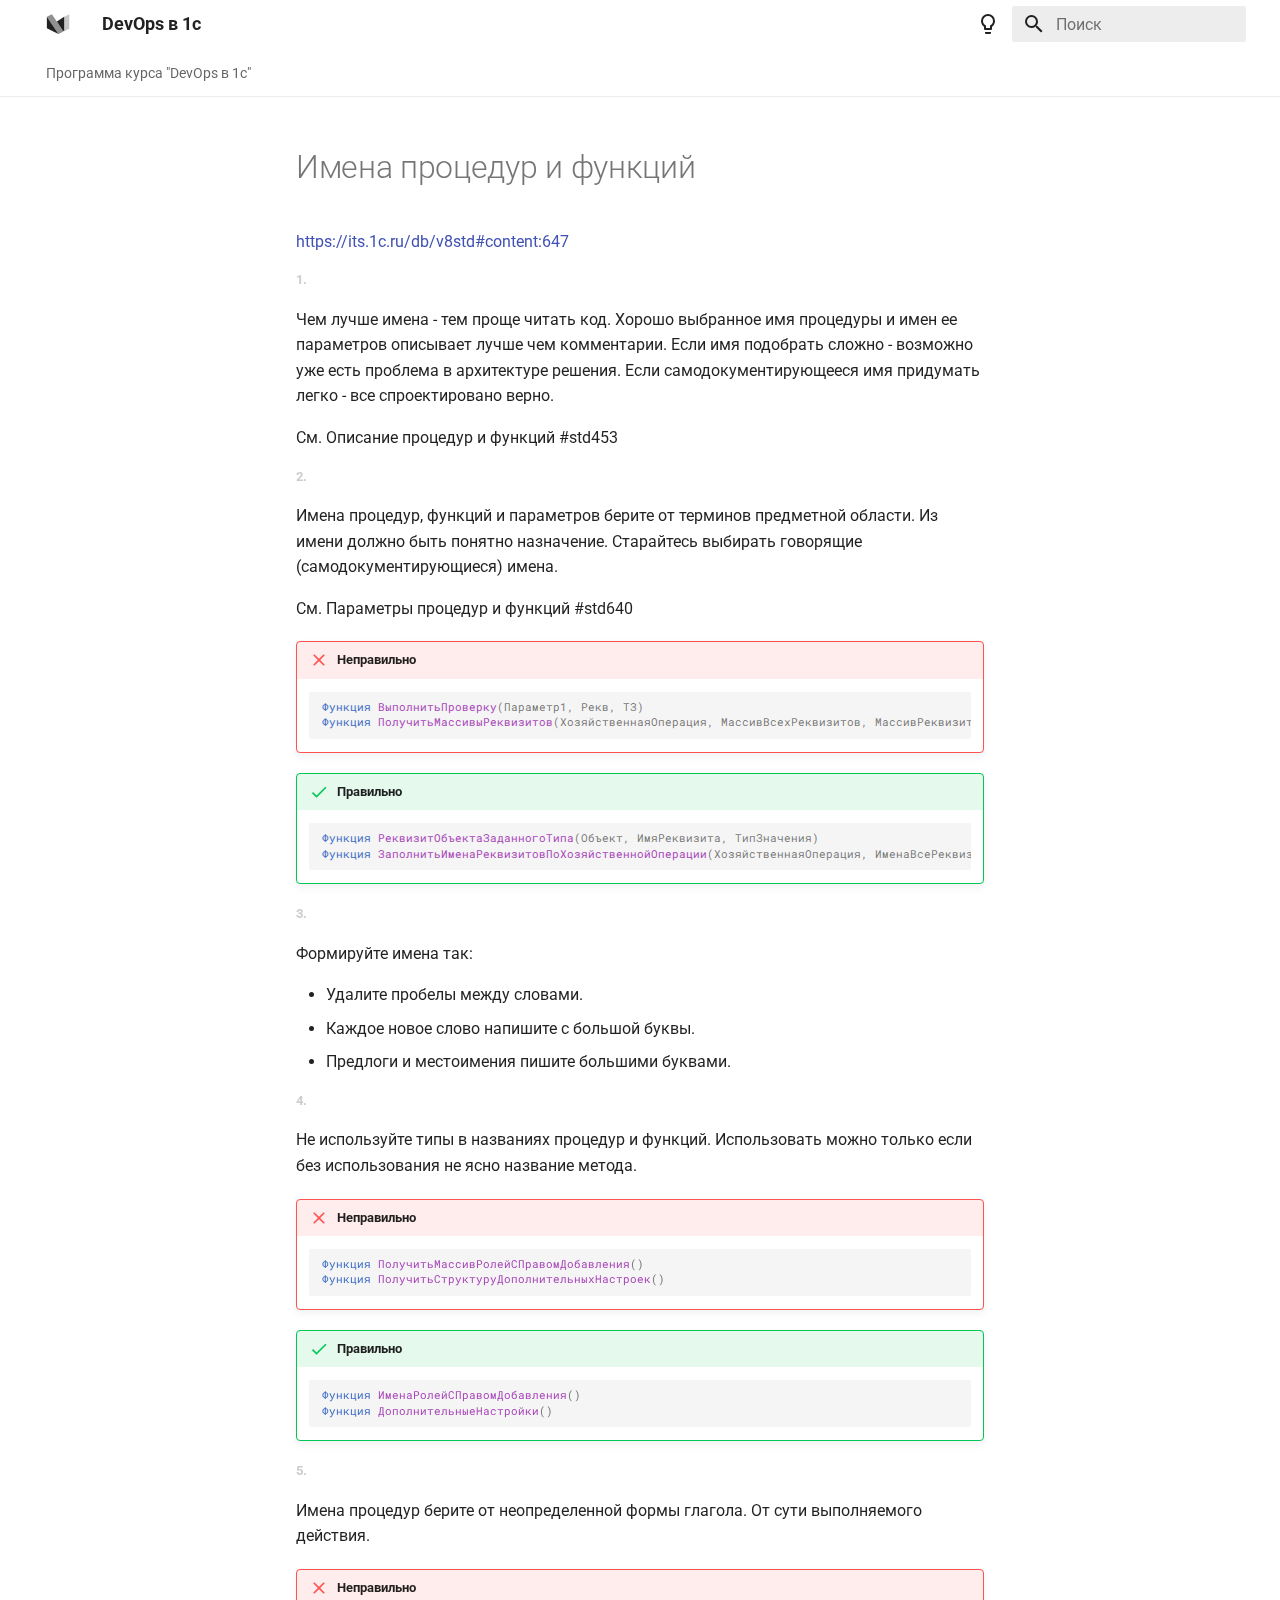
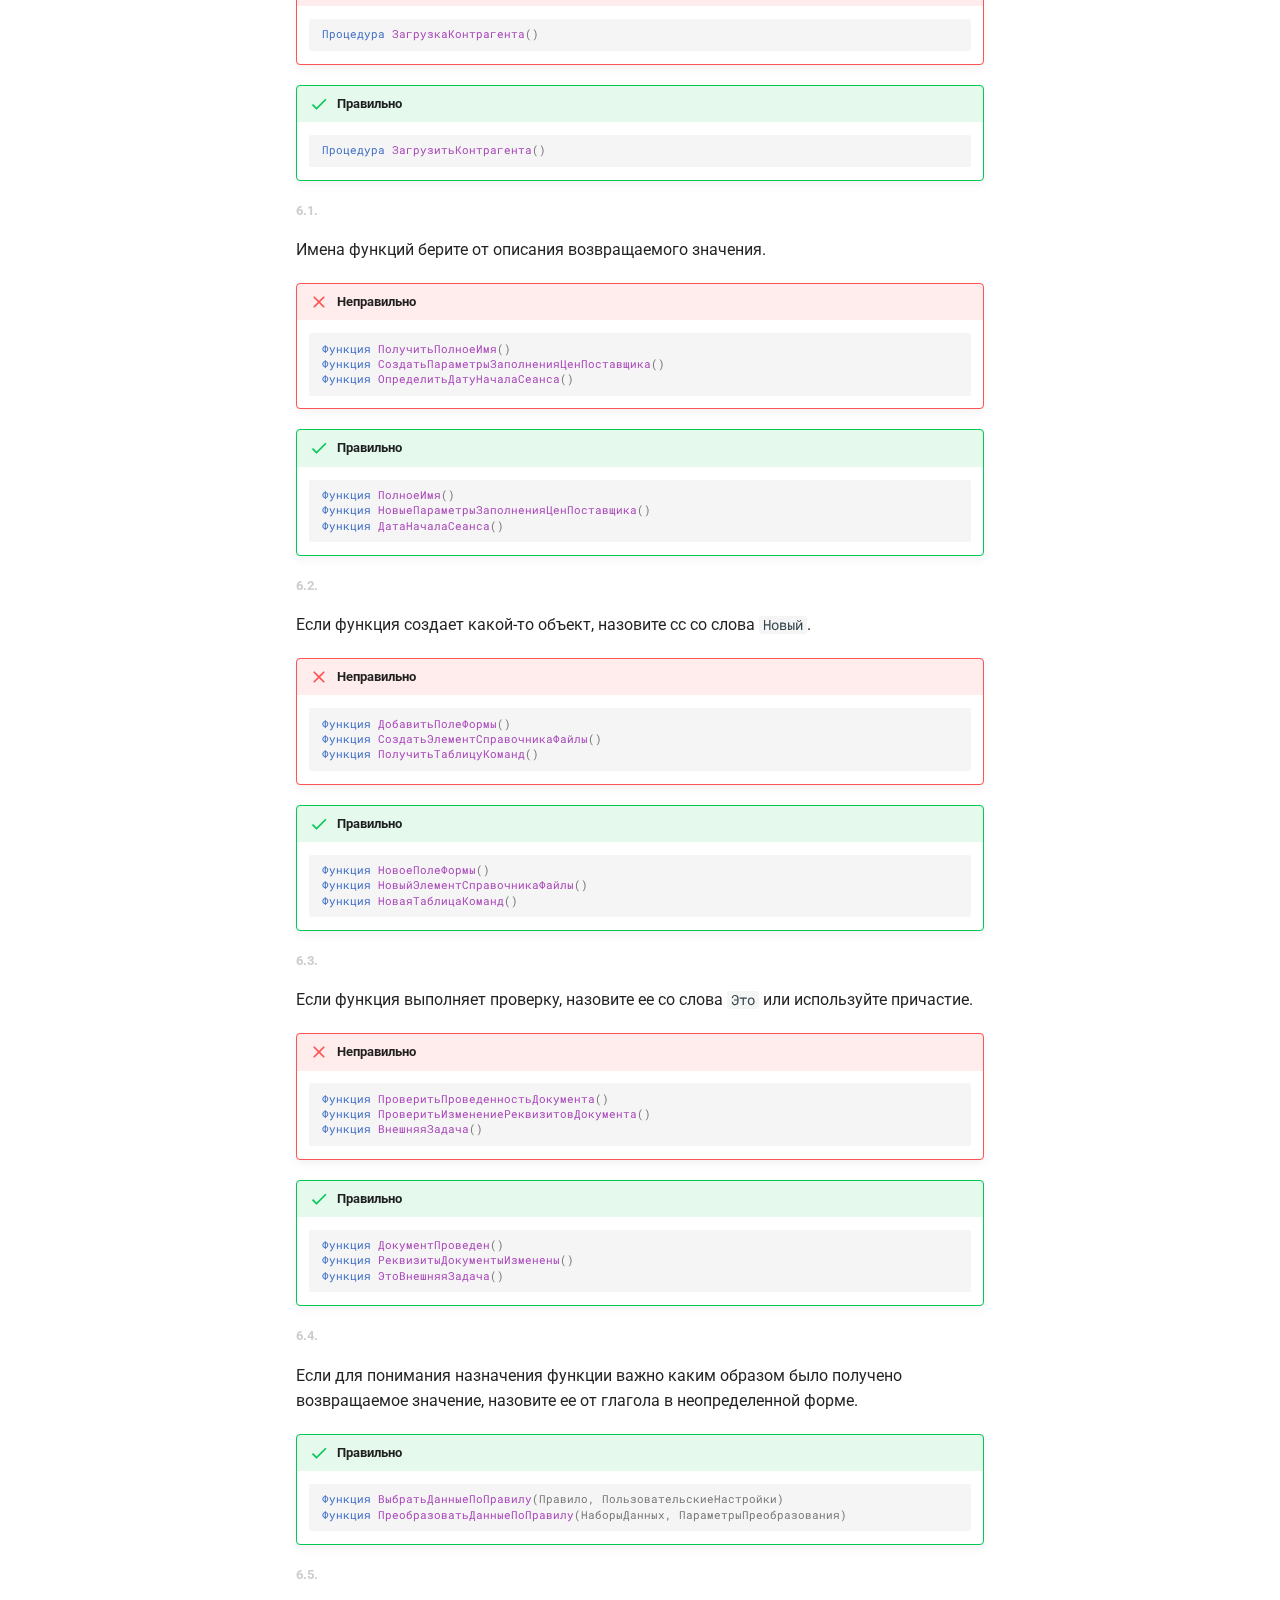
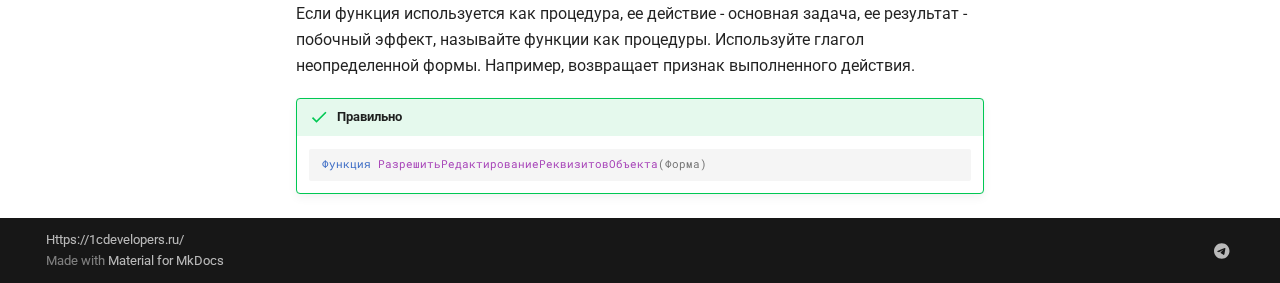
<file: std/std647/index.html>
<!doctype html>
<html lang="ru" class="no-js">
  <head>
    
      <meta charset="utf-8">
      <meta name="viewport" content="width=device-width,initial-scale=1">
      
        <meta name="description" content="Меня зовут Иванов Егор, я специалист по DevOps-практикам в 1с.<br><br> Мой опыт и те сложности, с которыми я и моя команда столкнулись при внедрении devOps- практик,
 помогли мне наработать большую базу знаний и методик,которыми я решил поделиться с вами на курсе "DevOps в 1С".">
      
      
        <meta name="author" content="Иванов Егор">
      
      
        <link rel="canonical" href="https://1cdevelopers.ru/std/std647/">
      
      
      
      <link rel="icon" href="../../assets/images/favicon.png">
      <meta name="generator" content="mkdocs-1.4.2, mkdocs-material-9.0.6">
    
    
      
        <title>Имена процедур и функций - DevOps в 1с</title>
      
    
    
      <link rel="stylesheet" href="../../assets/stylesheets/main.558e4712.min.css">
      
        
        <link rel="stylesheet" href="../../assets/stylesheets/palette.2505c338.min.css">
      
      

    
    
    
      
        
        
        <link rel="preconnect" href="https://fonts.gstatic.com" crossorigin>
        <link rel="stylesheet" href="https://fonts.googleapis.com/css?family=Roboto:300,300i,400,400i,700,700i%7CRoboto+Mono:400,400i,700,700i&display=fallback">
        <style>:root{--md-text-font:"Roboto";--md-code-font:"Roboto Mono"}</style>
      
    
    
      <link rel="stylesheet" href="../../assets/stylesheets/extra.css">
    
    <script>__md_scope=new URL("../..",location),__md_hash=e=>[...e].reduce((e,_)=>(e<<5)-e+_.charCodeAt(0),0),__md_get=(e,_=localStorage,t=__md_scope)=>JSON.parse(_.getItem(t.pathname+"."+e)),__md_set=(e,_,t=localStorage,a=__md_scope)=>{try{t.setItem(a.pathname+"."+e,JSON.stringify(_))}catch(e){}}</script>
    
  
      
  


  
  


  <script id="__analytics">function __md_analytics(){function n(){dataLayer.push(arguments)}window.dataLayer=window.dataLayer||[],n("js",new Date),n("config","G-T64GZF40WT"),document.addEventListener("DOMContentLoaded",function(){document.forms.search&&document.forms.search.query.addEventListener("blur",function(){this.value&&n("event","search",{search_term:this.value})}),document$.subscribe(function(){var a=document.forms.feedback;if(void 0!==a)for(var e of a.querySelectorAll("[type=submit]"))e.addEventListener("click",function(e){e.preventDefault();var t=document.location.pathname,e=this.getAttribute("data-md-value");n("event","feedback",{page:t,data:e}),a.firstElementChild.disabled=!0;e=a.querySelector(".md-feedback__note [data-md-value='"+e+"']");e&&(e.hidden=!1)}),a.hidden=!1}),location$.subscribe(function(e){n("config","G-T64GZF40WT",{page_path:e.pathname})})});var e=document.createElement("script");e.async=!0,e.src="https://www.googletagmanager.com/gtag/js?id=G-T64GZF40WT",document.getElementById("__analytics").insertAdjacentElement("afterEnd",e)}</script>

  
    <script>"undefined"!=typeof __md_analytics&&__md_analytics()</script>
  

    

  <!-- Yandex.Metrika counter -->
  <script type="text/javascript" >
    (function(m,e,t,r,i,k,a){m[i]=m[i]||function(){(m[i].a=m[i].a||[]).push(arguments)};
    m[i].l=1*new Date();k=e.createElement(t),a=e.getElementsByTagName(t)[0],k.async=1,k.src=r,a.parentNode.insertBefore(k,a)})
    (window, document, "script", "https://mc.yandex.ru/metrika/tag.js", "ym");

    ym(86674876, "init", {
      clickmap:true,
      trackLinks:true,
      accurateTrackBounce:true,
      webvisor:true
    });
  </script>
  <noscript><div><img src="https://mc.yandex.ru/watch/86674876" style="position:absolute; left:-9999px;" alt="" /></div></noscript>
  <!-- /Yandex.Metrika counter -->

    
    
  </head>
  
  
    
    
      
    
    
    
    
    <body dir="ltr" data-md-color-scheme="default" data-md-color-primary="white" data-md-color-accent="indigo">
  
    
    
      <script>var palette=__md_get("__palette");if(palette&&"object"==typeof palette.color)for(var key of Object.keys(palette.color))document.body.setAttribute("data-md-color-"+key,palette.color[key])</script>
    
    <input class="md-toggle" data-md-toggle="drawer" type="checkbox" id="__drawer" autocomplete="off">
    <input class="md-toggle" data-md-toggle="search" type="checkbox" id="__search" autocomplete="off">
    <label class="md-overlay" for="__drawer"></label>
    <div data-md-component="skip">
      
        
        <a href="#_1" class="md-skip">
          Перейти к содержанию
        </a>
      
    </div>
    <div data-md-component="announce">
      
    </div>
    
    
      

<header class="md-header" data-md-component="header">
  <nav class="md-header__inner md-grid" aria-label="Верхний колонтитул">
    <a href="../.." title="DevOps в 1с" class="md-header__button md-logo" aria-label="DevOps в 1с" data-md-component="logo">
      
  
  <svg xmlns="http://www.w3.org/2000/svg" viewBox="0 0 89 89">
  <path d="M3.136,17.387l0,42.932l42.932,21.467l-42.932,-64.399Z" />
  <path d="M21.91,8l42.933,64.398l-18.775,9.388l-42.932,-64.399l18.774,-9.387Z" style="fill-opacity: 0.5" />
  <path d="M67.535,17.387l-27.262,18.156l21.878,32.818l5.384,2.691l0,-53.665Z" />
  <path d="M67.535,17.387l0,53.666l18.774,-9.388l0,-53.665l-18.774,9.387Z" style="fill-opacity: 0.25" />
</svg>

    </a>
    <label class="md-header__button md-icon" for="__drawer">
      <svg xmlns="http://www.w3.org/2000/svg" viewBox="0 0 24 24"><path d="M3 6h18v2H3V6m0 5h18v2H3v-2m0 5h18v2H3v-2Z"/></svg>
    </label>
    <div class="md-header__title" data-md-component="header-title">
      <div class="md-header__ellipsis">
        <div class="md-header__topic">
          <span class="md-ellipsis">
            DevOps в 1с
          </span>
        </div>
        <div class="md-header__topic" data-md-component="header-topic">
          <span class="md-ellipsis">
            
              Имена процедур и функций
            
          </span>
        </div>
      </div>
    </div>
    
      <form class="md-header__option" data-md-component="palette">
        
          
          <input class="md-option" data-md-color-media="(prefers-color-scheme: light)" data-md-color-scheme="default" data-md-color-primary="white" data-md-color-accent="indigo"  aria-label="Выключить свет"  type="radio" name="__palette" id="__palette_1">
          
            <label class="md-header__button md-icon" title="Выключить свет" for="__palette_2" hidden>
              <svg xmlns="http://www.w3.org/2000/svg" viewBox="0 0 24 24"><path d="M12 2a7 7 0 0 1 7 7c0 2.38-1.19 4.47-3 5.74V17a1 1 0 0 1-1 1H9a1 1 0 0 1-1-1v-2.26C6.19 13.47 5 11.38 5 9a7 7 0 0 1 7-7M9 21v-1h6v1a1 1 0 0 1-1 1h-4a1 1 0 0 1-1-1m3-17a5 5 0 0 0-5 5c0 2.05 1.23 3.81 3 4.58V16h4v-2.42c1.77-.77 3-2.53 3-4.58a5 5 0 0 0-5-5Z"/></svg>
            </label>
          
        
          
          <input class="md-option" data-md-color-media="(prefers-color-scheme: dark)" data-md-color-scheme="slate" data-md-color-primary="black" data-md-color-accent="light-blue"  aria-label="Включить свет"  type="radio" name="__palette" id="__palette_2">
          
            <label class="md-header__button md-icon" title="Включить свет" for="__palette_1" hidden>
              <svg xmlns="http://www.w3.org/2000/svg" viewBox="0 0 24 24"><path d="M12 2a7 7 0 0 0-7 7c0 2.38 1.19 4.47 3 5.74V17a1 1 0 0 0 1 1h6a1 1 0 0 0 1-1v-2.26c1.81-1.27 3-3.36 3-5.74a7 7 0 0 0-7-7M9 21a1 1 0 0 0 1 1h4a1 1 0 0 0 1-1v-1H9v1Z"/></svg>
            </label>
          
        
      </form>
    
    
    
      <label class="md-header__button md-icon" for="__search">
        <svg xmlns="http://www.w3.org/2000/svg" viewBox="0 0 24 24"><path d="M9.5 3A6.5 6.5 0 0 1 16 9.5c0 1.61-.59 3.09-1.56 4.23l.27.27h.79l5 5-1.5 1.5-5-5v-.79l-.27-.27A6.516 6.516 0 0 1 9.5 16 6.5 6.5 0 0 1 3 9.5 6.5 6.5 0 0 1 9.5 3m0 2C7 5 5 7 5 9.5S7 14 9.5 14 14 12 14 9.5 12 5 9.5 5Z"/></svg>
      </label>
      <div class="md-search" data-md-component="search" role="dialog">
  <label class="md-search__overlay" for="__search"></label>
  <div class="md-search__inner" role="search">
    <form class="md-search__form" name="search">
      <input type="text" class="md-search__input" name="query" aria-label="Поиск" placeholder="Поиск" autocapitalize="off" autocorrect="off" autocomplete="off" spellcheck="false" data-md-component="search-query" required>
      <label class="md-search__icon md-icon" for="__search">
        <svg xmlns="http://www.w3.org/2000/svg" viewBox="0 0 24 24"><path d="M9.5 3A6.5 6.5 0 0 1 16 9.5c0 1.61-.59 3.09-1.56 4.23l.27.27h.79l5 5-1.5 1.5-5-5v-.79l-.27-.27A6.516 6.516 0 0 1 9.5 16 6.5 6.5 0 0 1 3 9.5 6.5 6.5 0 0 1 9.5 3m0 2C7 5 5 7 5 9.5S7 14 9.5 14 14 12 14 9.5 12 5 9.5 5Z"/></svg>
        <svg xmlns="http://www.w3.org/2000/svg" viewBox="0 0 24 24"><path d="M20 11v2H8l5.5 5.5-1.42 1.42L4.16 12l7.92-7.92L13.5 5.5 8 11h12Z"/></svg>
      </label>
      <nav class="md-search__options" aria-label="Поиск">
        
          <a href="javascript:void(0)" class="md-search__icon md-icon" title="Поделиться" aria-label="Поделиться" data-clipboard data-clipboard-text="" data-md-component="search-share" tabindex="-1">
            <svg xmlns="http://www.w3.org/2000/svg" viewBox="0 0 24 24"><path d="M18 16.08c-.76 0-1.44.3-1.96.77L8.91 12.7c.05-.23.09-.46.09-.7 0-.24-.04-.47-.09-.7l7.05-4.11c.54.5 1.25.81 2.04.81a3 3 0 0 0 3-3 3 3 0 0 0-3-3 3 3 0 0 0-3 3c0 .24.04.47.09.7L8.04 9.81C7.5 9.31 6.79 9 6 9a3 3 0 0 0-3 3 3 3 0 0 0 3 3c.79 0 1.5-.31 2.04-.81l7.12 4.15c-.05.21-.08.43-.08.66 0 1.61 1.31 2.91 2.92 2.91 1.61 0 2.92-1.3 2.92-2.91A2.92 2.92 0 0 0 18 16.08Z"/></svg>
          </a>
        
        <button type="reset" class="md-search__icon md-icon" title="Очистить" aria-label="Очистить" tabindex="-1">
          <svg xmlns="http://www.w3.org/2000/svg" viewBox="0 0 24 24"><path d="M19 6.41 17.59 5 12 10.59 6.41 5 5 6.41 10.59 12 5 17.59 6.41 19 12 13.41 17.59 19 19 17.59 13.41 12 19 6.41Z"/></svg>
        </button>
      </nav>
      
        <div class="md-search__suggest" data-md-component="search-suggest"></div>
      
    </form>
    <div class="md-search__output">
      <div class="md-search__scrollwrap" data-md-scrollfix>
        <div class="md-search-result" data-md-component="search-result">
          <div class="md-search-result__meta">
            Инициализация поиска
          </div>
          <ol class="md-search-result__list" role="presentation"></ol>
        </div>
      </div>
    </div>
  </div>
</div>
    
    
  </nav>
  
</header>
    
    <div class="md-container" data-md-component="container">
      
      
        
          
            
<nav class="md-tabs" aria-label="Вкладки" data-md-component="tabs">
  <div class="md-tabs__inner md-grid">
    <ul class="md-tabs__list">
      
        
  
  


  <li class="md-tabs__item">
    <a href="../.." class="md-tabs__link">
      Программа курса "DevOps в 1с"
    </a>
  </li>

      
    </ul>
  </div>
</nav>
          
        
      
      <main class="md-main" data-md-component="main">
        <div class="md-main__inner md-grid">
          
            
              
              <div class="md-sidebar md-sidebar--primary" data-md-component="sidebar" data-md-type="navigation" >
                <div class="md-sidebar__scrollwrap">
                  <div class="md-sidebar__inner">
                    

  


<nav class="md-nav md-nav--primary md-nav--lifted" aria-label="Навигация" data-md-level="0">
  <label class="md-nav__title" for="__drawer">
    <a href="../.." title="DevOps в 1с" class="md-nav__button md-logo" aria-label="DevOps в 1с" data-md-component="logo">
      
  
  <svg xmlns="http://www.w3.org/2000/svg" viewBox="0 0 89 89">
  <path d="M3.136,17.387l0,42.932l42.932,21.467l-42.932,-64.399Z" />
  <path d="M21.91,8l42.933,64.398l-18.775,9.388l-42.932,-64.399l18.774,-9.387Z" style="fill-opacity: 0.5" />
  <path d="M67.535,17.387l-27.262,18.156l21.878,32.818l5.384,2.691l0,-53.665Z" />
  <path d="M67.535,17.387l0,53.666l18.774,-9.388l0,-53.665l-18.774,9.387Z" style="fill-opacity: 0.25" />
</svg>

    </a>
    DevOps в 1с
  </label>
  
  <ul class="md-nav__list" data-md-scrollfix>
    
      
      
      

  
  
  
    <li class="md-nav__item">
      <a href="../.." class="md-nav__link">
        Программа курса "DevOps в 1с"
      </a>
    </li>
  

    
  </ul>
</nav>
                  </div>
                </div>
              </div>
            
            
              
              <div class="md-sidebar md-sidebar--secondary" data-md-component="sidebar" data-md-type="toc" >
                <div class="md-sidebar__scrollwrap">
                  <div class="md-sidebar__inner">
                    

<nav class="md-nav md-nav--secondary" aria-label="Содержание раздела">
  
  
  
    
  
  
    <label class="md-nav__title" for="__toc">
      <span class="md-nav__icon md-icon"></span>
      Содержание раздела
    </label>
    <ul class="md-nav__list" data-md-component="toc" data-md-scrollfix>
      
        <li class="md-nav__item">
  <a href="#1" class="md-nav__link">
    1.
  </a>
  
</li>
      
        <li class="md-nav__item">
  <a href="#2" class="md-nav__link">
    2.
  </a>
  
</li>
      
        <li class="md-nav__item">
  <a href="#3" class="md-nav__link">
    3.
  </a>
  
</li>
      
        <li class="md-nav__item">
  <a href="#4" class="md-nav__link">
    4.
  </a>
  
</li>
      
        <li class="md-nav__item">
  <a href="#5" class="md-nav__link">
    5.
  </a>
  
</li>
      
        <li class="md-nav__item">
  <a href="#61" class="md-nav__link">
    6.1.
  </a>
  
</li>
      
        <li class="md-nav__item">
  <a href="#62" class="md-nav__link">
    6.2.
  </a>
  
</li>
      
        <li class="md-nav__item">
  <a href="#63" class="md-nav__link">
    6.3.
  </a>
  
</li>
      
        <li class="md-nav__item">
  <a href="#64" class="md-nav__link">
    6.4.
  </a>
  
</li>
      
        <li class="md-nav__item">
  <a href="#65" class="md-nav__link">
    6.5.
  </a>
  
</li>
      
    </ul>
  
</nav>
                  </div>
                </div>
              </div>
            
          
          
            <div class="md-content" data-md-component="content">
              <article class="md-content__inner md-typeset">
                
                  



<h1 id="_1">Имена процедур и функций<a class="headerlink" href="#_1" title="Permanent link">&para;</a></h1>
<p><a href="https://its.1c.ru/db/v8std#content:647">https://its.1c.ru/db/v8std#content:647</a></p>
<h6 id="1">1.<a class="headerlink" href="#1" title="Permanent link">&para;</a></h6>
<p>Чем лучше имена - тем проще читать код. Хорошо выбранное имя процедуры и имен ее параметров описывает лучше чем комментарии. Если имя подобрать сложно - возможно уже есть проблема в архитектуре решения. Если самодокументирующееся имя придумать легко - все спроектировано верно.</p>
<p>См. Описание процедур и функций #std453</p>
<h6 id="2">2.<a class="headerlink" href="#2" title="Permanent link">&para;</a></h6>
<p>Имена процедур, функций и параметров берите от терминов предметной области. Из имени должно быть понятно назначение. Старайтесь выбирать говорящие (самодокументирующиеся) имена.</p>
<p>См. Параметры процедур и функций #std640</p>
<div class="admonition failure">
<p class="admonition-title">Неправильно</p>
<div class="highlight"><pre><span></span><code><span class="k">Функция</span> <span class="nf">ВыполнитьПроверку</span><span class="p">(</span><span class="nv">Параметр1</span><span class="p">,</span> <span class="nv">Рекв</span><span class="p">,</span> <span class="nv">ТЗ</span><span class="p">)</span>
<span class="k">Функция</span> <span class="nf">ПолучитьМассивыРеквизитов</span><span class="p">(</span><span class="nv">ХозяйственнаяОперация</span><span class="p">,</span> <span class="nv">МассивВсехРеквизитов</span><span class="p">,</span> <span class="nv">МассивРеквизитовОперации</span><span class="p">)</span>
</code></pre></div>
</div>
<div class="admonition success">
<p class="admonition-title">Правильно</p>
<div class="highlight"><pre><span></span><code><span class="k">Функция</span> <span class="nf">РеквизитОбъектаЗаданногоТипа</span><span class="p">(</span><span class="nv">Объект</span><span class="p">,</span> <span class="nv">ИмяРеквизита</span><span class="p">,</span> <span class="nv">ТипЗначения</span><span class="p">)</span>
<span class="k">Функция</span> <span class="nf">ЗаполнитьИменаРеквизитовПоХозяйственнойОперации</span><span class="p">(</span><span class="nv">ХозяйственнаяОперация</span><span class="p">,</span> <span class="nv">ИменаВсеРеквизиты</span><span class="p">,</span> <span class="nv">ИменаРеквизитыОперации</span><span class="p">)</span>
</code></pre></div>
</div>
<h6 id="3">3.<a class="headerlink" href="#3" title="Permanent link">&para;</a></h6>
<p>Формируйте имена так:</p>
<ul>
<li>Удалите пробелы между словами.</li>
<li>Каждое новое слово напишите с большой буквы.</li>
<li>Предлоги и местоимения пишите большими буквами.</li>
</ul>
<h6 id="4">4.<a class="headerlink" href="#4" title="Permanent link">&para;</a></h6>
<p>Не используйте типы в названиях процедур и функций. Использовать можно только если без использования не ясно название метода.</p>
<div class="admonition failure">
<p class="admonition-title">Неправильно</p>
<div class="highlight"><pre><span></span><code><span class="k">Функция</span> <span class="nf">ПолучитьМассивРолейСПравомДобавления</span><span class="p">()</span>
<span class="k">Функция</span> <span class="nf">ПолучитьСтруктуруДополнительныхНастроек</span><span class="p">()</span>
</code></pre></div>
</div>
<div class="admonition success">
<p class="admonition-title">Правильно</p>
<div class="highlight"><pre><span></span><code><span class="k">Функция</span> <span class="nf">ИменаРолейСПравомДобавления</span><span class="p">()</span>
<span class="k">Функция</span> <span class="nf">ДополнительныеНастройки</span><span class="p">()</span>
</code></pre></div>
</div>
<h6 id="5">5.<a class="headerlink" href="#5" title="Permanent link">&para;</a></h6>
<p>Имена процедур берите от неопределенной формы глагола. От сути выполняемого действия.</p>
<div class="admonition failure">
<p class="admonition-title">Неправильно</p>
<div class="highlight"><pre><span></span><code><span class="k">Процедура</span> <span class="nf">ЗагрузкаКонтрагента</span><span class="p">()</span>
</code></pre></div>
</div>
<div class="admonition success">
<p class="admonition-title">Правильно</p>
<div class="highlight"><pre><span></span><code><span class="k">Процедура</span> <span class="nf">ЗагрузитьКонтрагента</span><span class="p">()</span>
</code></pre></div>
</div>
<h6 id="61">6.1.<a class="headerlink" href="#61" title="Permanent link">&para;</a></h6>
<p>Имена функций берите от описания возвращаемого значения.</p>
<div class="admonition failure">
<p class="admonition-title">Неправильно</p>
<div class="highlight"><pre><span></span><code><span class="k">Функция</span> <span class="nf">ПолучитьПолноеИмя</span><span class="p">()</span> 
<span class="k">Функция</span> <span class="nf">СоздатьПараметрыЗаполненияЦенПоставщика</span><span class="p">()</span> 
<span class="k">Функция</span> <span class="nf">ОпределитьДатуНачалаСеанса</span><span class="p">()</span>
</code></pre></div>
</div>
<div class="admonition success">
<p class="admonition-title">Правильно</p>
<div class="highlight"><pre><span></span><code><span class="k">Функция</span> <span class="nf">ПолноеИмя</span><span class="p">()</span> 
<span class="k">Функция</span> <span class="nf">НовыеПараметрыЗаполненияЦенПоставщика</span><span class="p">()</span> 
<span class="k">Функция</span> <span class="nf">ДатаНачалаСеанса</span><span class="p">()</span>
</code></pre></div>
</div>
<h6 id="62">6.2.<a class="headerlink" href="#62" title="Permanent link">&para;</a></h6>
<p>Если функция создает какой-то объект, назовите сс со слова <code>Новый</code>.</p>
<div class="admonition failure">
<p class="admonition-title">Неправильно</p>
<div class="highlight"><pre><span></span><code><span class="k">Функция</span> <span class="nf">ДобавитьПолеФормы</span><span class="p">()</span>
<span class="k">Функция</span> <span class="nf">СоздатьЭлементСправочникаФайлы</span><span class="p">()</span>
<span class="k">Функция</span> <span class="nf">ПолучитьТаблицуКоманд</span><span class="p">()</span>
</code></pre></div>
</div>
<div class="admonition success">
<p class="admonition-title">Правильно</p>
<div class="highlight"><pre><span></span><code><span class="k">Функция</span> <span class="nf">НовоеПолеФормы</span><span class="p">()</span> 
<span class="k">Функция</span> <span class="nf">НовыйЭлементСправочникаФайлы</span><span class="p">()</span>
<span class="k">Функция</span> <span class="nf">НоваяТаблицаКоманд</span><span class="p">()</span>
</code></pre></div>
</div>
<h6 id="63">6.3.<a class="headerlink" href="#63" title="Permanent link">&para;</a></h6>
<p>Если функция выполняет проверку, назовите ее со слова <code>Это</code> или используйте причастие.</p>
<div class="admonition failure">
<p class="admonition-title">Неправильно</p>
<div class="highlight"><pre><span></span><code><span class="k">Функция</span> <span class="nf">ПроверитьПроведенностьДокумента</span><span class="p">()</span>
<span class="k">Функция</span> <span class="nf">ПроверитьИзменениеРеквизитовДокумента</span><span class="p">()</span>
<span class="k">Функция</span> <span class="nf">ВнешняяЗадача</span><span class="p">()</span>
</code></pre></div>
</div>
<div class="admonition success">
<p class="admonition-title">Правильно</p>
<div class="highlight"><pre><span></span><code><span class="k">Функция</span> <span class="nf">ДокументПроведен</span><span class="p">()</span>
<span class="k">Функция</span> <span class="nf">РеквизитыДокументыИзменены</span><span class="p">()</span>
<span class="k">Функция</span> <span class="nf">ЭтоВнешняяЗадача</span><span class="p">()</span>
</code></pre></div>
</div>
<h6 id="64">6.4.<a class="headerlink" href="#64" title="Permanent link">&para;</a></h6>
<p>Если для понимания назначения функции важно каким образом было получено возвращаемое значение, назовите ее от глагола в неопределенной форме.</p>
<div class="admonition success">
<p class="admonition-title">Правильно</p>
<div class="highlight"><pre><span></span><code><span class="k">Функция</span> <span class="nf">ВыбратьДанныеПоПравилу</span><span class="p">(</span><span class="nv">Правило</span><span class="p">,</span> <span class="nv">ПользовательскиеНастройки</span><span class="p">)</span>
<span class="k">Функция</span> <span class="nf">ПреобразоватьДанныеПоПравилу</span><span class="p">(</span><span class="nv">НаборыДанных</span><span class="p">,</span> <span class="nv">ПараметрыПреобразования</span><span class="p">)</span>
</code></pre></div>
</div>
<h6 id="65">6.5.<a class="headerlink" href="#65" title="Permanent link">&para;</a></h6>
<p>Если функция используется как процедура, ее действие - основная задача, ее результат - побочный эффект, называйте функции как процедуры. Используйте глагол неопределенной формы. Например, возвращает признак выполненного действия.</p>
<div class="admonition success">
<p class="admonition-title">Правильно</p>
<div class="highlight"><pre><span></span><code><span class="k">Функция</span> <span class="nf">РазрешитьРедактированиеРеквизитовОбъекта</span><span class="p">(</span><span class="nv">Форма</span><span class="p">)</span> 
</code></pre></div>
</div>


  




                
              </article>
            </div>
          
          
  <script>var tabs=__md_get("__tabs");if(Array.isArray(tabs))e:for(var set of document.querySelectorAll(".tabbed-set")){var tab,labels=set.querySelector(".tabbed-labels");for(tab of tabs)for(var label of labels.getElementsByTagName("label"))if(label.innerText.trim()===tab){var input=document.getElementById(label.htmlFor);input.checked=!0;continue e}}</script>

        </div>
        
          <a href="#" class="md-top md-icon" data-md-component="top" hidden>
            <svg xmlns="http://www.w3.org/2000/svg" viewBox="0 0 24 24"><path d="M13 20h-2V8l-5.5 5.5-1.42-1.42L12 4.16l7.92 7.92-1.42 1.42L13 8v12Z"/></svg>
            К началу
          </a>
        
      </main>
      
        <footer class="md-footer">
  
  <div class="md-footer-meta md-typeset">
    <div class="md-footer-meta__inner md-grid">
      <div class="md-copyright">
  
    <div class="md-copyright__highlight">
      Https://1cdevelopers.ru/
    </div>
  
  
    Made with
    <a href="https://squidfunk.github.io/mkdocs-material/" target="_blank" rel="noopener">
      Material for MkDocs
    </a>
  
</div>
      
        <div class="md-social">
  
    
    
      
      
    
    <a href="https://t.me/+i6A4xolMhfFhOWQy" target="_blank" rel="noopener" title="t.me" class="md-social__link">
      <svg xmlns="http://www.w3.org/2000/svg" viewBox="0 0 496 512"><!--! Font Awesome Free 6.2.1 by @fontawesome - https://fontawesome.com License - https://fontawesome.com/license/free (Icons: CC BY 4.0, Fonts: SIL OFL 1.1, Code: MIT License) Copyright 2022 Fonticons, Inc.--><path d="M248 8C111.033 8 0 119.033 0 256s111.033 248 248 248 248-111.033 248-248S384.967 8 248 8Zm114.952 168.66c-3.732 39.215-19.881 134.378-28.1 178.3-3.476 18.584-10.322 24.816-16.948 25.425-14.4 1.326-25.338-9.517-39.287-18.661-21.827-14.308-34.158-23.215-55.346-37.177-24.485-16.135-8.612-25 5.342-39.5 3.652-3.793 67.107-61.51 68.335-66.746.153-.655.3-3.1-1.154-4.384s-3.59-.849-5.135-.5q-3.283.746-104.608 69.142-14.845 10.194-26.894 9.934c-8.855-.191-25.888-5.006-38.551-9.123-15.531-5.048-27.875-7.717-26.8-16.291q.84-6.7 18.45-13.7 108.446-47.248 144.628-62.3c68.872-28.647 83.183-33.623 92.511-33.789 2.052-.034 6.639.474 9.61 2.885a10.452 10.452 0 0 1 3.53 6.716 43.765 43.765 0 0 1 .417 9.769Z"/></svg>
    </a>
  
</div>
      
    </div>
  </div>
</footer>
      
    </div>
    <div class="md-dialog" data-md-component="dialog">
      <div class="md-dialog__inner md-typeset"></div>
    </div>
    
    <script id="__config" type="application/json">{"base": "../..", "features": ["content.code.annotate", "content.tabs.link", "header.autohide", "navigation.indexes", "navigation.sections", "navigation.tabs", "navigation.top", "navigation.tracking", "search.highlight", "search.share", "search.suggest"], "search": "../../assets/javascripts/workers/search.e5c33ebb.min.js", "translations": {"clipboard.copied": "\u0421\u043a\u043e\u043f\u0438\u0440\u043e\u0432\u0430\u043d\u043e \u0432 \u0431\u0443\u0444\u0435\u0440", "clipboard.copy": "\u041a\u043e\u043f\u0438\u0440\u043e\u0432\u0430\u0442\u044c \u0432 \u0431\u0443\u0444\u0435\u0440", "search.result.more.one": "\u0415\u0449\u0451 1 \u043d\u0430 \u044d\u0442\u043e\u0439 \u0441\u0442\u0440\u0430\u043d\u0438\u0446\u0435", "search.result.more.other": "\u0415\u0449\u0451 # \u043d\u0430 \u044d\u0442\u043e\u0439 \u0441\u0442\u0440\u0430\u043d\u0438\u0446\u0435", "search.result.none": "\u0421\u043e\u0432\u043f\u0430\u0434\u0435\u043d\u0438\u0439 \u043d\u0435 \u043d\u0430\u0439\u0434\u0435\u043d\u043e", "search.result.one": "\u041d\u0430\u0439\u0434\u0435\u043d\u043e 1 \u0441\u043e\u0432\u043f\u0430\u0434\u0435\u043d\u0438\u0435", "search.result.other": "\u041d\u0430\u0439\u0434\u0435\u043d\u043e \u0441\u043e\u0432\u043f\u0430\u0434\u0435\u043d\u0438\u0439: #", "search.result.placeholder": "\u041d\u0430\u0447\u043d\u0438\u0442\u0435 \u043f\u0435\u0447\u0430\u0442\u0430\u0442\u044c \u0434\u043b\u044f \u043f\u043e\u0438\u0441\u043a\u0430", "search.result.term.missing": "\u041e\u0442\u0441\u0443\u0442\u0441\u0442\u0432\u0443\u0435\u0442", "select.version": "\u0412\u044b\u0431\u0435\u0440\u0438\u0442\u0435 \u0432\u0435\u0440\u0441\u0438\u044e"}}</script>
    
    
      <script src="../../assets/javascripts/bundle.51d95adb.min.js"></script>
      
    
  </body>
</html>
</file>
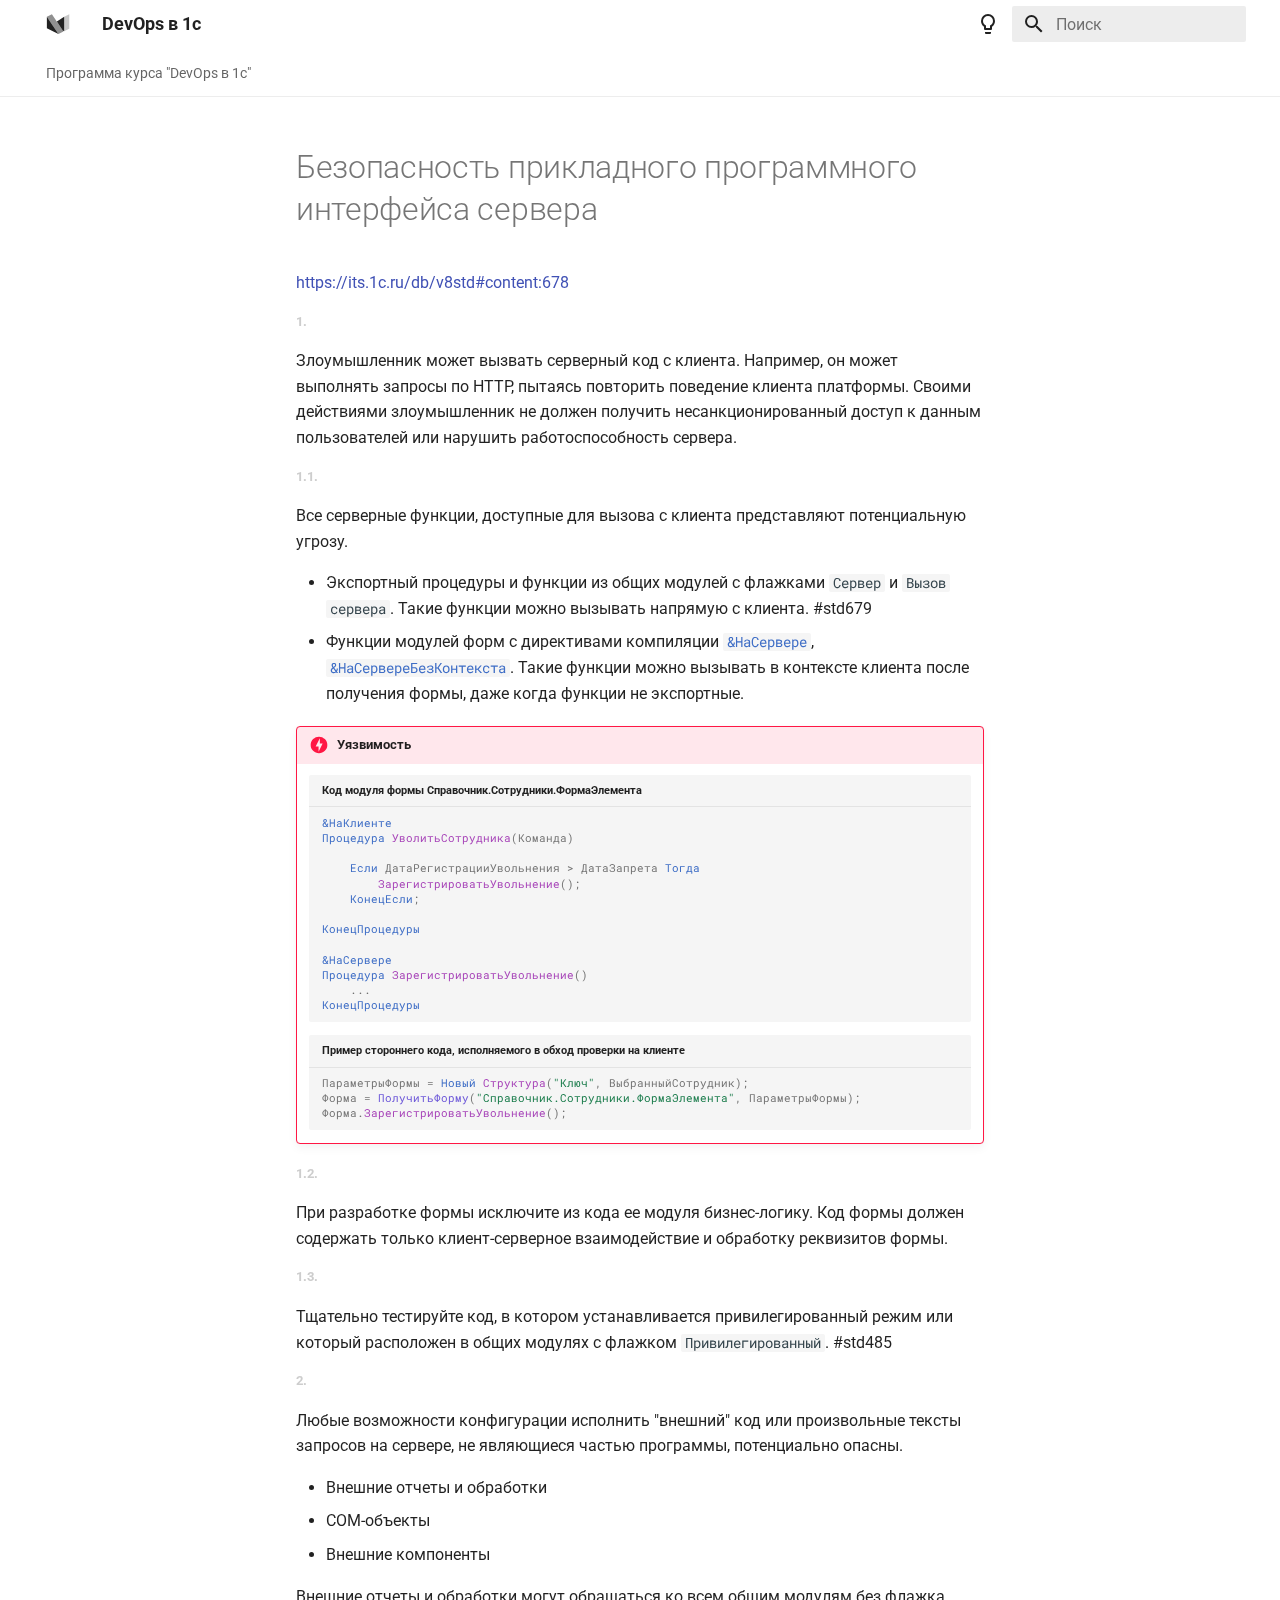
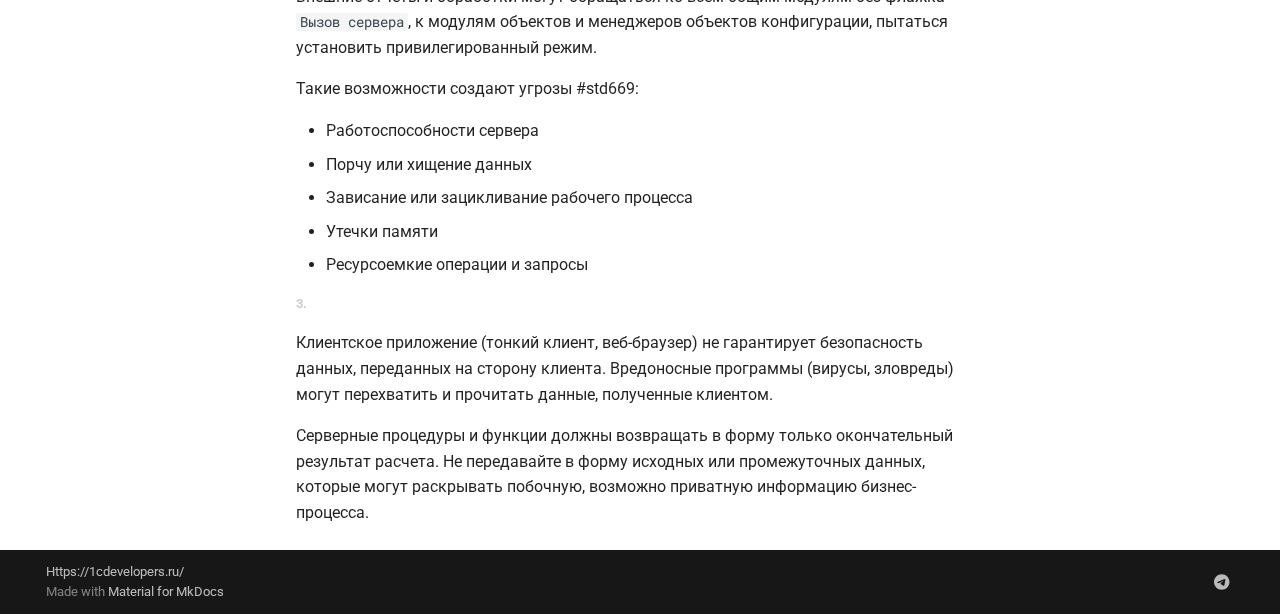
<file: std/std678/index.html>
<!doctype html>
<html lang="ru" class="no-js">
  <head>
    
      <meta charset="utf-8">
      <meta name="viewport" content="width=device-width,initial-scale=1">
      
        <meta name="description" content="Меня зовут Иванов Егор, я специалист по DevOps-практикам в 1с.<br><br> Мой опыт и те сложности, с которыми я и моя команда столкнулись при внедрении devOps- практик,
 помогли мне наработать большую базу знаний и методик,которыми я решил поделиться с вами на курсе "DevOps в 1С".">
      
      
        <meta name="author" content="Иванов Егор">
      
      
        <link rel="canonical" href="https://1cdevelopers.ru/std/std678/">
      
      
      
      <link rel="icon" href="../../assets/images/favicon.png">
      <meta name="generator" content="mkdocs-1.4.2, mkdocs-material-9.0.6">
    
    
      
        <title>Безопасность прикладного программного интерфейса сервера - DevOps в 1с</title>
      
    
    
      <link rel="stylesheet" href="../../assets/stylesheets/main.558e4712.min.css">
      
        
        <link rel="stylesheet" href="../../assets/stylesheets/palette.2505c338.min.css">
      
      

    
    
    
      
        
        
        <link rel="preconnect" href="https://fonts.gstatic.com" crossorigin>
        <link rel="stylesheet" href="https://fonts.googleapis.com/css?family=Roboto:300,300i,400,400i,700,700i%7CRoboto+Mono:400,400i,700,700i&display=fallback">
        <style>:root{--md-text-font:"Roboto";--md-code-font:"Roboto Mono"}</style>
      
    
    
      <link rel="stylesheet" href="../../assets/stylesheets/extra.css">
    
    <script>__md_scope=new URL("../..",location),__md_hash=e=>[...e].reduce((e,_)=>(e<<5)-e+_.charCodeAt(0),0),__md_get=(e,_=localStorage,t=__md_scope)=>JSON.parse(_.getItem(t.pathname+"."+e)),__md_set=(e,_,t=localStorage,a=__md_scope)=>{try{t.setItem(a.pathname+"."+e,JSON.stringify(_))}catch(e){}}</script>
    
  
      
  


  
  


  <script id="__analytics">function __md_analytics(){function n(){dataLayer.push(arguments)}window.dataLayer=window.dataLayer||[],n("js",new Date),n("config","G-T64GZF40WT"),document.addEventListener("DOMContentLoaded",function(){document.forms.search&&document.forms.search.query.addEventListener("blur",function(){this.value&&n("event","search",{search_term:this.value})}),document$.subscribe(function(){var a=document.forms.feedback;if(void 0!==a)for(var e of a.querySelectorAll("[type=submit]"))e.addEventListener("click",function(e){e.preventDefault();var t=document.location.pathname,e=this.getAttribute("data-md-value");n("event","feedback",{page:t,data:e}),a.firstElementChild.disabled=!0;e=a.querySelector(".md-feedback__note [data-md-value='"+e+"']");e&&(e.hidden=!1)}),a.hidden=!1}),location$.subscribe(function(e){n("config","G-T64GZF40WT",{page_path:e.pathname})})});var e=document.createElement("script");e.async=!0,e.src="https://www.googletagmanager.com/gtag/js?id=G-T64GZF40WT",document.getElementById("__analytics").insertAdjacentElement("afterEnd",e)}</script>

  
    <script>"undefined"!=typeof __md_analytics&&__md_analytics()</script>
  

    

  <!-- Yandex.Metrika counter -->
  <script type="text/javascript" >
    (function(m,e,t,r,i,k,a){m[i]=m[i]||function(){(m[i].a=m[i].a||[]).push(arguments)};
    m[i].l=1*new Date();k=e.createElement(t),a=e.getElementsByTagName(t)[0],k.async=1,k.src=r,a.parentNode.insertBefore(k,a)})
    (window, document, "script", "https://mc.yandex.ru/metrika/tag.js", "ym");

    ym(86674876, "init", {
      clickmap:true,
      trackLinks:true,
      accurateTrackBounce:true,
      webvisor:true
    });
  </script>
  <noscript><div><img src="https://mc.yandex.ru/watch/86674876" style="position:absolute; left:-9999px;" alt="" /></div></noscript>
  <!-- /Yandex.Metrika counter -->

    
    
  </head>
  
  
    
    
      
    
    
    
    
    <body dir="ltr" data-md-color-scheme="default" data-md-color-primary="white" data-md-color-accent="indigo">
  
    
    
      <script>var palette=__md_get("__palette");if(palette&&"object"==typeof palette.color)for(var key of Object.keys(palette.color))document.body.setAttribute("data-md-color-"+key,palette.color[key])</script>
    
    <input class="md-toggle" data-md-toggle="drawer" type="checkbox" id="__drawer" autocomplete="off">
    <input class="md-toggle" data-md-toggle="search" type="checkbox" id="__search" autocomplete="off">
    <label class="md-overlay" for="__drawer"></label>
    <div data-md-component="skip">
      
        
        <a href="#_1" class="md-skip">
          Перейти к содержанию
        </a>
      
    </div>
    <div data-md-component="announce">
      
    </div>
    
    
      

<header class="md-header" data-md-component="header">
  <nav class="md-header__inner md-grid" aria-label="Верхний колонтитул">
    <a href="../.." title="DevOps в 1с" class="md-header__button md-logo" aria-label="DevOps в 1с" data-md-component="logo">
      
  
  <svg xmlns="http://www.w3.org/2000/svg" viewBox="0 0 89 89">
  <path d="M3.136,17.387l0,42.932l42.932,21.467l-42.932,-64.399Z" />
  <path d="M21.91,8l42.933,64.398l-18.775,9.388l-42.932,-64.399l18.774,-9.387Z" style="fill-opacity: 0.5" />
  <path d="M67.535,17.387l-27.262,18.156l21.878,32.818l5.384,2.691l0,-53.665Z" />
  <path d="M67.535,17.387l0,53.666l18.774,-9.388l0,-53.665l-18.774,9.387Z" style="fill-opacity: 0.25" />
</svg>

    </a>
    <label class="md-header__button md-icon" for="__drawer">
      <svg xmlns="http://www.w3.org/2000/svg" viewBox="0 0 24 24"><path d="M3 6h18v2H3V6m0 5h18v2H3v-2m0 5h18v2H3v-2Z"/></svg>
    </label>
    <div class="md-header__title" data-md-component="header-title">
      <div class="md-header__ellipsis">
        <div class="md-header__topic">
          <span class="md-ellipsis">
            DevOps в 1с
          </span>
        </div>
        <div class="md-header__topic" data-md-component="header-topic">
          <span class="md-ellipsis">
            
              Безопасность прикладного программного интерфейса сервера
            
          </span>
        </div>
      </div>
    </div>
    
      <form class="md-header__option" data-md-component="palette">
        
          
          <input class="md-option" data-md-color-media="(prefers-color-scheme: light)" data-md-color-scheme="default" data-md-color-primary="white" data-md-color-accent="indigo"  aria-label="Выключить свет"  type="radio" name="__palette" id="__palette_1">
          
            <label class="md-header__button md-icon" title="Выключить свет" for="__palette_2" hidden>
              <svg xmlns="http://www.w3.org/2000/svg" viewBox="0 0 24 24"><path d="M12 2a7 7 0 0 1 7 7c0 2.38-1.19 4.47-3 5.74V17a1 1 0 0 1-1 1H9a1 1 0 0 1-1-1v-2.26C6.19 13.47 5 11.38 5 9a7 7 0 0 1 7-7M9 21v-1h6v1a1 1 0 0 1-1 1h-4a1 1 0 0 1-1-1m3-17a5 5 0 0 0-5 5c0 2.05 1.23 3.81 3 4.58V16h4v-2.42c1.77-.77 3-2.53 3-4.58a5 5 0 0 0-5-5Z"/></svg>
            </label>
          
        
          
          <input class="md-option" data-md-color-media="(prefers-color-scheme: dark)" data-md-color-scheme="slate" data-md-color-primary="black" data-md-color-accent="light-blue"  aria-label="Включить свет"  type="radio" name="__palette" id="__palette_2">
          
            <label class="md-header__button md-icon" title="Включить свет" for="__palette_1" hidden>
              <svg xmlns="http://www.w3.org/2000/svg" viewBox="0 0 24 24"><path d="M12 2a7 7 0 0 0-7 7c0 2.38 1.19 4.47 3 5.74V17a1 1 0 0 0 1 1h6a1 1 0 0 0 1-1v-2.26c1.81-1.27 3-3.36 3-5.74a7 7 0 0 0-7-7M9 21a1 1 0 0 0 1 1h4a1 1 0 0 0 1-1v-1H9v1Z"/></svg>
            </label>
          
        
      </form>
    
    
    
      <label class="md-header__button md-icon" for="__search">
        <svg xmlns="http://www.w3.org/2000/svg" viewBox="0 0 24 24"><path d="M9.5 3A6.5 6.5 0 0 1 16 9.5c0 1.61-.59 3.09-1.56 4.23l.27.27h.79l5 5-1.5 1.5-5-5v-.79l-.27-.27A6.516 6.516 0 0 1 9.5 16 6.5 6.5 0 0 1 3 9.5 6.5 6.5 0 0 1 9.5 3m0 2C7 5 5 7 5 9.5S7 14 9.5 14 14 12 14 9.5 12 5 9.5 5Z"/></svg>
      </label>
      <div class="md-search" data-md-component="search" role="dialog">
  <label class="md-search__overlay" for="__search"></label>
  <div class="md-search__inner" role="search">
    <form class="md-search__form" name="search">
      <input type="text" class="md-search__input" name="query" aria-label="Поиск" placeholder="Поиск" autocapitalize="off" autocorrect="off" autocomplete="off" spellcheck="false" data-md-component="search-query" required>
      <label class="md-search__icon md-icon" for="__search">
        <svg xmlns="http://www.w3.org/2000/svg" viewBox="0 0 24 24"><path d="M9.5 3A6.5 6.5 0 0 1 16 9.5c0 1.61-.59 3.09-1.56 4.23l.27.27h.79l5 5-1.5 1.5-5-5v-.79l-.27-.27A6.516 6.516 0 0 1 9.5 16 6.5 6.5 0 0 1 3 9.5 6.5 6.5 0 0 1 9.5 3m0 2C7 5 5 7 5 9.5S7 14 9.5 14 14 12 14 9.5 12 5 9.5 5Z"/></svg>
        <svg xmlns="http://www.w3.org/2000/svg" viewBox="0 0 24 24"><path d="M20 11v2H8l5.5 5.5-1.42 1.42L4.16 12l7.92-7.92L13.5 5.5 8 11h12Z"/></svg>
      </label>
      <nav class="md-search__options" aria-label="Поиск">
        
          <a href="javascript:void(0)" class="md-search__icon md-icon" title="Поделиться" aria-label="Поделиться" data-clipboard data-clipboard-text="" data-md-component="search-share" tabindex="-1">
            <svg xmlns="http://www.w3.org/2000/svg" viewBox="0 0 24 24"><path d="M18 16.08c-.76 0-1.44.3-1.96.77L8.91 12.7c.05-.23.09-.46.09-.7 0-.24-.04-.47-.09-.7l7.05-4.11c.54.5 1.25.81 2.04.81a3 3 0 0 0 3-3 3 3 0 0 0-3-3 3 3 0 0 0-3 3c0 .24.04.47.09.7L8.04 9.81C7.5 9.31 6.79 9 6 9a3 3 0 0 0-3 3 3 3 0 0 0 3 3c.79 0 1.5-.31 2.04-.81l7.12 4.15c-.05.21-.08.43-.08.66 0 1.61 1.31 2.91 2.92 2.91 1.61 0 2.92-1.3 2.92-2.91A2.92 2.92 0 0 0 18 16.08Z"/></svg>
          </a>
        
        <button type="reset" class="md-search__icon md-icon" title="Очистить" aria-label="Очистить" tabindex="-1">
          <svg xmlns="http://www.w3.org/2000/svg" viewBox="0 0 24 24"><path d="M19 6.41 17.59 5 12 10.59 6.41 5 5 6.41 10.59 12 5 17.59 6.41 19 12 13.41 17.59 19 19 17.59 13.41 12 19 6.41Z"/></svg>
        </button>
      </nav>
      
        <div class="md-search__suggest" data-md-component="search-suggest"></div>
      
    </form>
    <div class="md-search__output">
      <div class="md-search__scrollwrap" data-md-scrollfix>
        <div class="md-search-result" data-md-component="search-result">
          <div class="md-search-result__meta">
            Инициализация поиска
          </div>
          <ol class="md-search-result__list" role="presentation"></ol>
        </div>
      </div>
    </div>
  </div>
</div>
    
    
  </nav>
  
</header>
    
    <div class="md-container" data-md-component="container">
      
      
        
          
            
<nav class="md-tabs" aria-label="Вкладки" data-md-component="tabs">
  <div class="md-tabs__inner md-grid">
    <ul class="md-tabs__list">
      
        
  
  


  <li class="md-tabs__item">
    <a href="../.." class="md-tabs__link">
      Программа курса "DevOps в 1с"
    </a>
  </li>

      
    </ul>
  </div>
</nav>
          
        
      
      <main class="md-main" data-md-component="main">
        <div class="md-main__inner md-grid">
          
            
              
              <div class="md-sidebar md-sidebar--primary" data-md-component="sidebar" data-md-type="navigation" >
                <div class="md-sidebar__scrollwrap">
                  <div class="md-sidebar__inner">
                    

  


<nav class="md-nav md-nav--primary md-nav--lifted" aria-label="Навигация" data-md-level="0">
  <label class="md-nav__title" for="__drawer">
    <a href="../.." title="DevOps в 1с" class="md-nav__button md-logo" aria-label="DevOps в 1с" data-md-component="logo">
      
  
  <svg xmlns="http://www.w3.org/2000/svg" viewBox="0 0 89 89">
  <path d="M3.136,17.387l0,42.932l42.932,21.467l-42.932,-64.399Z" />
  <path d="M21.91,8l42.933,64.398l-18.775,9.388l-42.932,-64.399l18.774,-9.387Z" style="fill-opacity: 0.5" />
  <path d="M67.535,17.387l-27.262,18.156l21.878,32.818l5.384,2.691l0,-53.665Z" />
  <path d="M67.535,17.387l0,53.666l18.774,-9.388l0,-53.665l-18.774,9.387Z" style="fill-opacity: 0.25" />
</svg>

    </a>
    DevOps в 1с
  </label>
  
  <ul class="md-nav__list" data-md-scrollfix>
    
      
      
      

  
  
  
    <li class="md-nav__item">
      <a href="../.." class="md-nav__link">
        Программа курса "DevOps в 1с"
      </a>
    </li>
  

    
  </ul>
</nav>
                  </div>
                </div>
              </div>
            
            
              
              <div class="md-sidebar md-sidebar--secondary" data-md-component="sidebar" data-md-type="toc" >
                <div class="md-sidebar__scrollwrap">
                  <div class="md-sidebar__inner">
                    

<nav class="md-nav md-nav--secondary" aria-label="Содержание раздела">
  
  
  
    
  
  
    <label class="md-nav__title" for="__toc">
      <span class="md-nav__icon md-icon"></span>
      Содержание раздела
    </label>
    <ul class="md-nav__list" data-md-component="toc" data-md-scrollfix>
      
        <li class="md-nav__item">
  <a href="#1" class="md-nav__link">
    1.
  </a>
  
</li>
      
        <li class="md-nav__item">
  <a href="#11" class="md-nav__link">
    1.1.
  </a>
  
</li>
      
        <li class="md-nav__item">
  <a href="#12" class="md-nav__link">
    1.2.
  </a>
  
</li>
      
        <li class="md-nav__item">
  <a href="#13" class="md-nav__link">
    1.3.
  </a>
  
</li>
      
        <li class="md-nav__item">
  <a href="#2" class="md-nav__link">
    2.
  </a>
  
</li>
      
        <li class="md-nav__item">
  <a href="#3" class="md-nav__link">
    3.
  </a>
  
</li>
      
    </ul>
  
</nav>
                  </div>
                </div>
              </div>
            
          
          
            <div class="md-content" data-md-component="content">
              <article class="md-content__inner md-typeset">
                
                  



<h1 id="_1">Безопасность прикладного программного интерфейса сервера<a class="headerlink" href="#_1" title="Permanent link">&para;</a></h1>
<p><a href="https://its.1c.ru/db/v8std#content:678">https://its.1c.ru/db/v8std#content:678</a></p>
<h6 id="1">1.<a class="headerlink" href="#1" title="Permanent link">&para;</a></h6>
<p>Злоумышленник может вызвать серверный код с клиента. Например, он может выполнять запросы по HTTP, пытаясь повторить поведение клиента платформы. Своими действиями злоумышленник не должен получить несанкционированный доступ к данным пользователей или нарушить работоспособность сервера.</p>
<h6 id="11">1.1.<a class="headerlink" href="#11" title="Permanent link">&para;</a></h6>
<p>Все серверные функции, доступные для вызова с клиента представляют потенциальную угрозу.</p>
<ul>
<li>Экспортный процедуры и функции из общих модулей с флажками <code>Сервер</code> и <code>Вызов сервера</code>. Такие функции можно вызывать напрямую с клиента. #std679</li>
<li>Функции модулей форм с директивами компиляции <code class="highlight"><span class="kd">&amp;НаСервере</span></code>, <code class="highlight"><span class="kd">&amp;НаСервереБезКонтекста</span></code>. Такие функции можно вызывать в контексте клиента после получения формы, даже когда функции не экспортные.</li>
</ul>
<div class="admonition danger">
<p class="admonition-title">Уязвимость</p>
<div class="highlight"><span class="filename">Код модуля формы Справочник.Сотрудники.ФормаЭлемента</span><pre><span></span><code><span class="kd">&amp;НаКлиенте</span>
<span class="k">Процедура</span> <span class="nf">УволитьСотрудника</span><span class="p">(</span><span class="nv">Команда</span><span class="p">)</span>

    <span class="k">Если</span> <span class="nv">ДатаРегистрацииУвольнения</span> <span class="o">&gt;</span> <span class="nv">ДатаЗапрета</span> <span class="k">Тогда</span>
        <span class="nf">ЗарегистрироватьУвольнение</span><span class="p">();</span>
    <span class="k">КонецЕсли</span><span class="p">;</span>

<span class="k">КонецПроцедуры</span>

<span class="kd">&amp;НаСервере</span>
<span class="k">Процедура</span> <span class="nf">ЗарегистрироватьУвольнение</span><span class="p">()</span>
    <span class="o">...</span>
<span class="k">КонецПроцедуры</span>
</code></pre></div>
<div class="highlight"><span class="filename">Пример стороннего кода, исполняемого в обход проверки на клиенте</span><pre><span></span><code><span class="nv">ПараметрыФормы</span> <span class="o">=</span> <span class="k">Новый</span> <span class="nf">Структура</span><span class="p">(</span><span class="s">&quot;Ключ&quot;</span><span class="p">,</span> <span class="nv">ВыбранныйСотрудник</span><span class="p">);</span>
<span class="nv">Форма</span> <span class="o">=</span> <span class="nb">ПолучитьФорму</span><span class="p">(</span><span class="s">&quot;Справочник.Сотрудники.ФормаЭлемента&quot;</span><span class="p">,</span> <span class="nv">ПараметрыФормы</span><span class="p">);</span>
<span class="nv">Форма</span><span class="o">.</span><span class="nf">ЗарегистрироватьУвольнение</span><span class="p">();</span>
</code></pre></div>
</div>
<h6 id="12">1.2.<a class="headerlink" href="#12" title="Permanent link">&para;</a></h6>
<p>При разработке формы исключите из кода ее модуля бизнес-логику. Код формы должен содержать только клиент-серверное взаимодействие и обработку реквизитов формы.</p>
<h6 id="13">1.3.<a class="headerlink" href="#13" title="Permanent link">&para;</a></h6>
<p>Тщательно тестируйте код, в котором устанавливается привилегированный режим или который расположен в общих модулях с флажком <code>Привилегированный</code>. #std485</p>
<h6 id="2">2.<a class="headerlink" href="#2" title="Permanent link">&para;</a></h6>
<p>Любые возможности конфигурации исполнить "внешний" код или произвольные тексты запросов на сервере, не являющиеся частью программы, потенциально опасны.</p>
<ul>
<li>Внешние отчеты и обработки</li>
<li>COM-объекты</li>
<li>Внешние компоненты</li>
</ul>
<p>Внешние отчеты и обработки могут обращаться ко всем общим модулям без флажка <code>Вызов сервера</code>, к модулям объектов и менеджеров объектов конфигурации, пытаться установить привилегированный режим.</p>
<p>Такие возможности создают угрозы #std669:</p>
<ul>
<li>Работоспособности сервера</li>
<li>Порчу или хищение данных</li>
<li>Зависание или зацикливание рабочего процесса</li>
<li>Утечки памяти</li>
<li>Ресурсоемкие операции и запросы</li>
</ul>
<h6 id="3">3.<a class="headerlink" href="#3" title="Permanent link">&para;</a></h6>
<p>Клиентское приложение (тонкий клиент, веб-браузер) не гарантирует безопасность данных, переданных на сторону клиента. Вредоносные программы (вирусы, зловреды) могут перехватить и прочитать данные, полученные клиентом.</p>
<p>Серверные процедуры и функции должны возвращать в форму только окончательный результат расчета. Не передавайте в форму исходных или промежуточных данных, которые могут раскрывать побочную, возможно приватную информацию бизнес-процесса.</p>


  




                
              </article>
            </div>
          
          
  <script>var tabs=__md_get("__tabs");if(Array.isArray(tabs))e:for(var set of document.querySelectorAll(".tabbed-set")){var tab,labels=set.querySelector(".tabbed-labels");for(tab of tabs)for(var label of labels.getElementsByTagName("label"))if(label.innerText.trim()===tab){var input=document.getElementById(label.htmlFor);input.checked=!0;continue e}}</script>

        </div>
        
          <a href="#" class="md-top md-icon" data-md-component="top" hidden>
            <svg xmlns="http://www.w3.org/2000/svg" viewBox="0 0 24 24"><path d="M13 20h-2V8l-5.5 5.5-1.42-1.42L12 4.16l7.92 7.92-1.42 1.42L13 8v12Z"/></svg>
            К началу
          </a>
        
      </main>
      
        <footer class="md-footer">
  
  <div class="md-footer-meta md-typeset">
    <div class="md-footer-meta__inner md-grid">
      <div class="md-copyright">
  
    <div class="md-copyright__highlight">
      Https://1cdevelopers.ru/
    </div>
  
  
    Made with
    <a href="https://squidfunk.github.io/mkdocs-material/" target="_blank" rel="noopener">
      Material for MkDocs
    </a>
  
</div>
      
        <div class="md-social">
  
    
    
      
      
    
    <a href="https://t.me/+i6A4xolMhfFhOWQy" target="_blank" rel="noopener" title="t.me" class="md-social__link">
      <svg xmlns="http://www.w3.org/2000/svg" viewBox="0 0 496 512"><!--! Font Awesome Free 6.2.1 by @fontawesome - https://fontawesome.com License - https://fontawesome.com/license/free (Icons: CC BY 4.0, Fonts: SIL OFL 1.1, Code: MIT License) Copyright 2022 Fonticons, Inc.--><path d="M248 8C111.033 8 0 119.033 0 256s111.033 248 248 248 248-111.033 248-248S384.967 8 248 8Zm114.952 168.66c-3.732 39.215-19.881 134.378-28.1 178.3-3.476 18.584-10.322 24.816-16.948 25.425-14.4 1.326-25.338-9.517-39.287-18.661-21.827-14.308-34.158-23.215-55.346-37.177-24.485-16.135-8.612-25 5.342-39.5 3.652-3.793 67.107-61.51 68.335-66.746.153-.655.3-3.1-1.154-4.384s-3.59-.849-5.135-.5q-3.283.746-104.608 69.142-14.845 10.194-26.894 9.934c-8.855-.191-25.888-5.006-38.551-9.123-15.531-5.048-27.875-7.717-26.8-16.291q.84-6.7 18.45-13.7 108.446-47.248 144.628-62.3c68.872-28.647 83.183-33.623 92.511-33.789 2.052-.034 6.639.474 9.61 2.885a10.452 10.452 0 0 1 3.53 6.716 43.765 43.765 0 0 1 .417 9.769Z"/></svg>
    </a>
  
</div>
      
    </div>
  </div>
</footer>
      
    </div>
    <div class="md-dialog" data-md-component="dialog">
      <div class="md-dialog__inner md-typeset"></div>
    </div>
    
    <script id="__config" type="application/json">{"base": "../..", "features": ["content.code.annotate", "content.tabs.link", "header.autohide", "navigation.indexes", "navigation.sections", "navigation.tabs", "navigation.top", "navigation.tracking", "search.highlight", "search.share", "search.suggest"], "search": "../../assets/javascripts/workers/search.e5c33ebb.min.js", "translations": {"clipboard.copied": "\u0421\u043a\u043e\u043f\u0438\u0440\u043e\u0432\u0430\u043d\u043e \u0432 \u0431\u0443\u0444\u0435\u0440", "clipboard.copy": "\u041a\u043e\u043f\u0438\u0440\u043e\u0432\u0430\u0442\u044c \u0432 \u0431\u0443\u0444\u0435\u0440", "search.result.more.one": "\u0415\u0449\u0451 1 \u043d\u0430 \u044d\u0442\u043e\u0439 \u0441\u0442\u0440\u0430\u043d\u0438\u0446\u0435", "search.result.more.other": "\u0415\u0449\u0451 # \u043d\u0430 \u044d\u0442\u043e\u0439 \u0441\u0442\u0440\u0430\u043d\u0438\u0446\u0435", "search.result.none": "\u0421\u043e\u0432\u043f\u0430\u0434\u0435\u043d\u0438\u0439 \u043d\u0435 \u043d\u0430\u0439\u0434\u0435\u043d\u043e", "search.result.one": "\u041d\u0430\u0439\u0434\u0435\u043d\u043e 1 \u0441\u043e\u0432\u043f\u0430\u0434\u0435\u043d\u0438\u0435", "search.result.other": "\u041d\u0430\u0439\u0434\u0435\u043d\u043e \u0441\u043e\u0432\u043f\u0430\u0434\u0435\u043d\u0438\u0439: #", "search.result.placeholder": "\u041d\u0430\u0447\u043d\u0438\u0442\u0435 \u043f\u0435\u0447\u0430\u0442\u0430\u0442\u044c \u0434\u043b\u044f \u043f\u043e\u0438\u0441\u043a\u0430", "search.result.term.missing": "\u041e\u0442\u0441\u0443\u0442\u0441\u0442\u0432\u0443\u0435\u0442", "select.version": "\u0412\u044b\u0431\u0435\u0440\u0438\u0442\u0435 \u0432\u0435\u0440\u0441\u0438\u044e"}}</script>
    
    
      <script src="../../assets/javascripts/bundle.51d95adb.min.js"></script>
      
    
  </body>
</html>
</file>
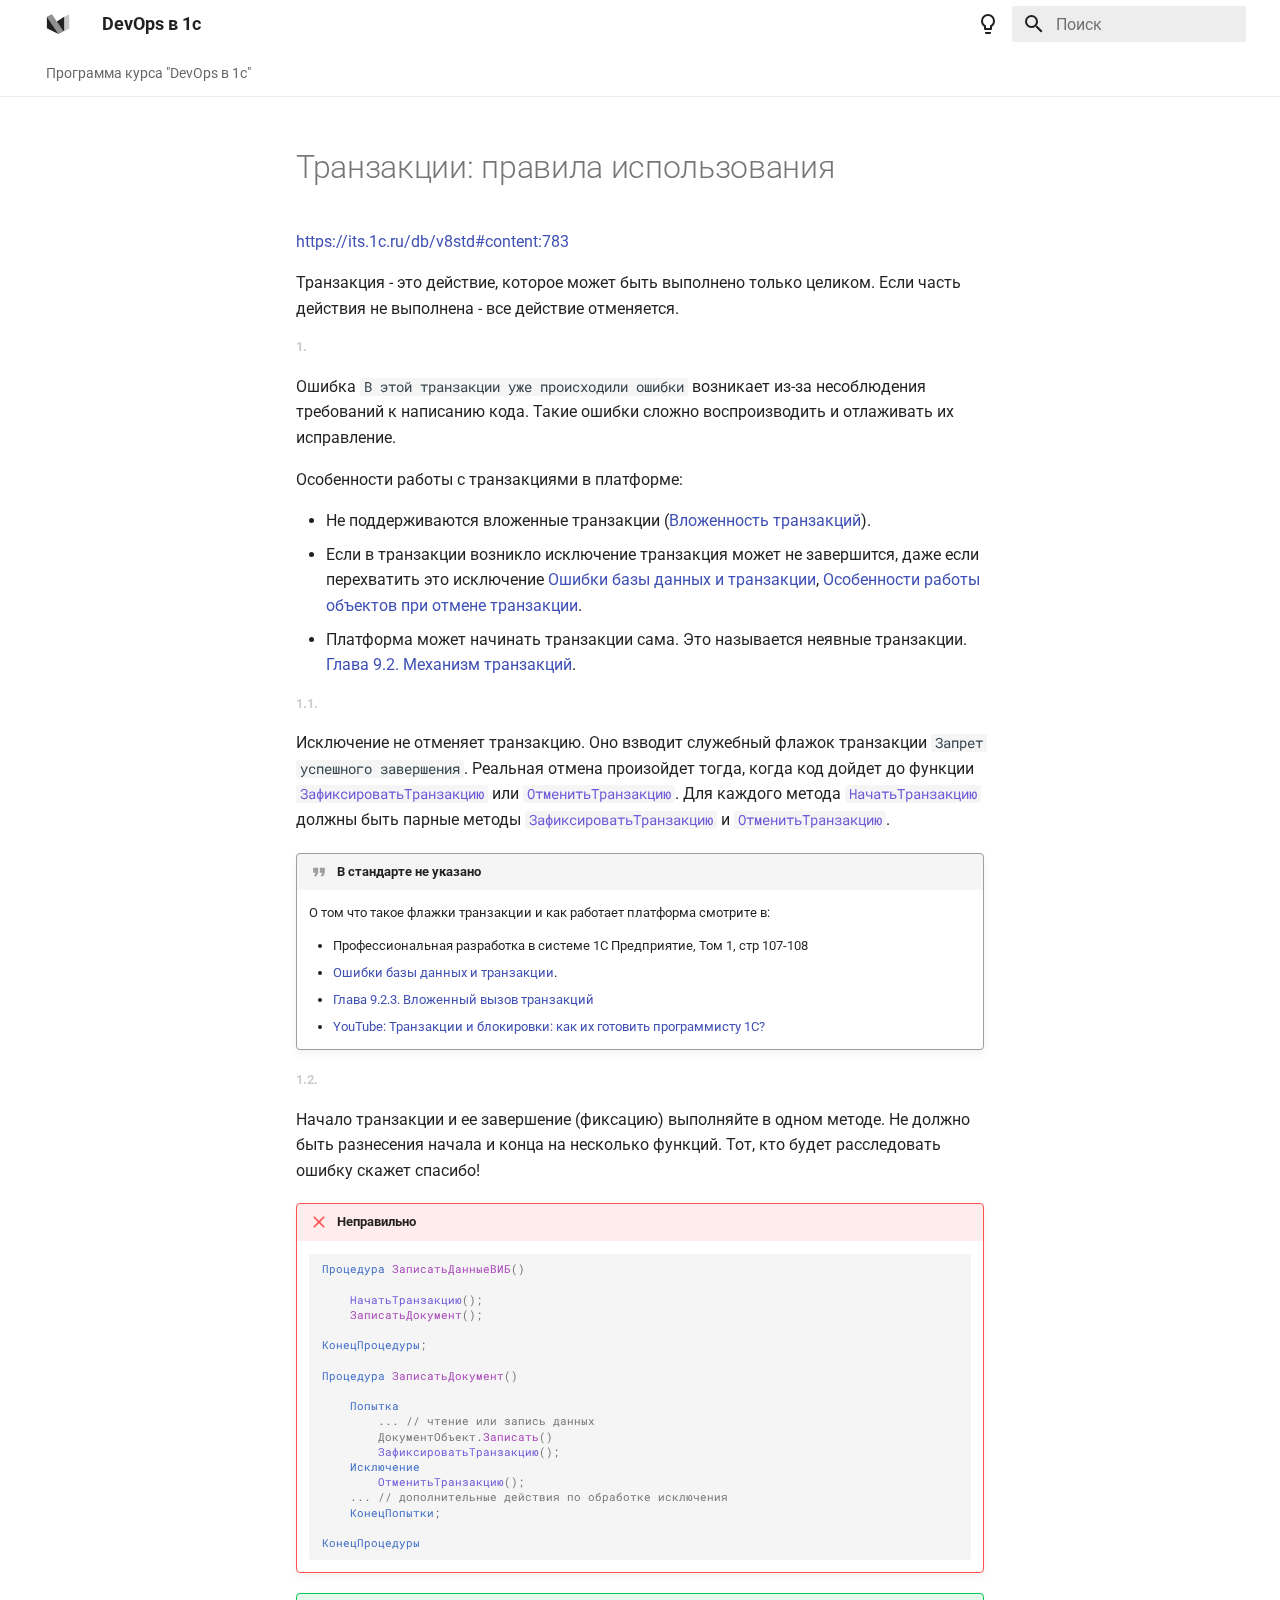
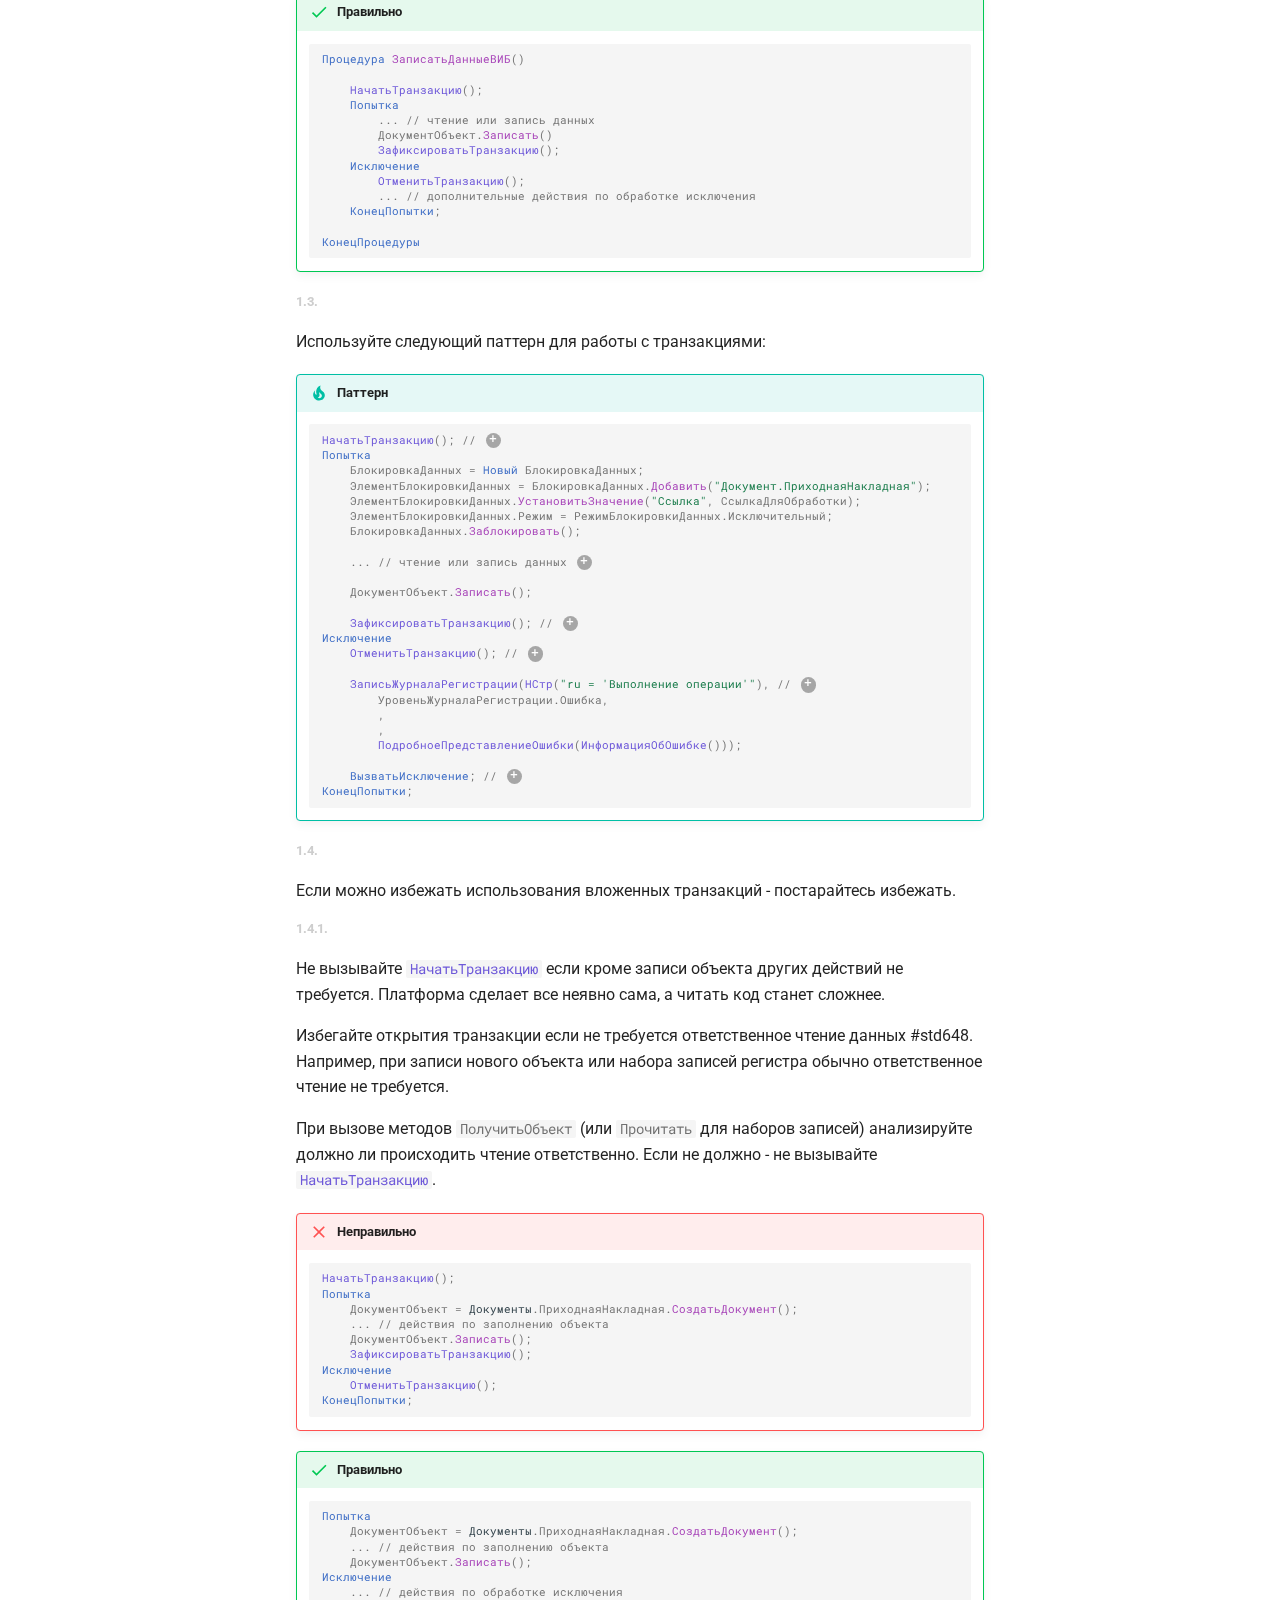
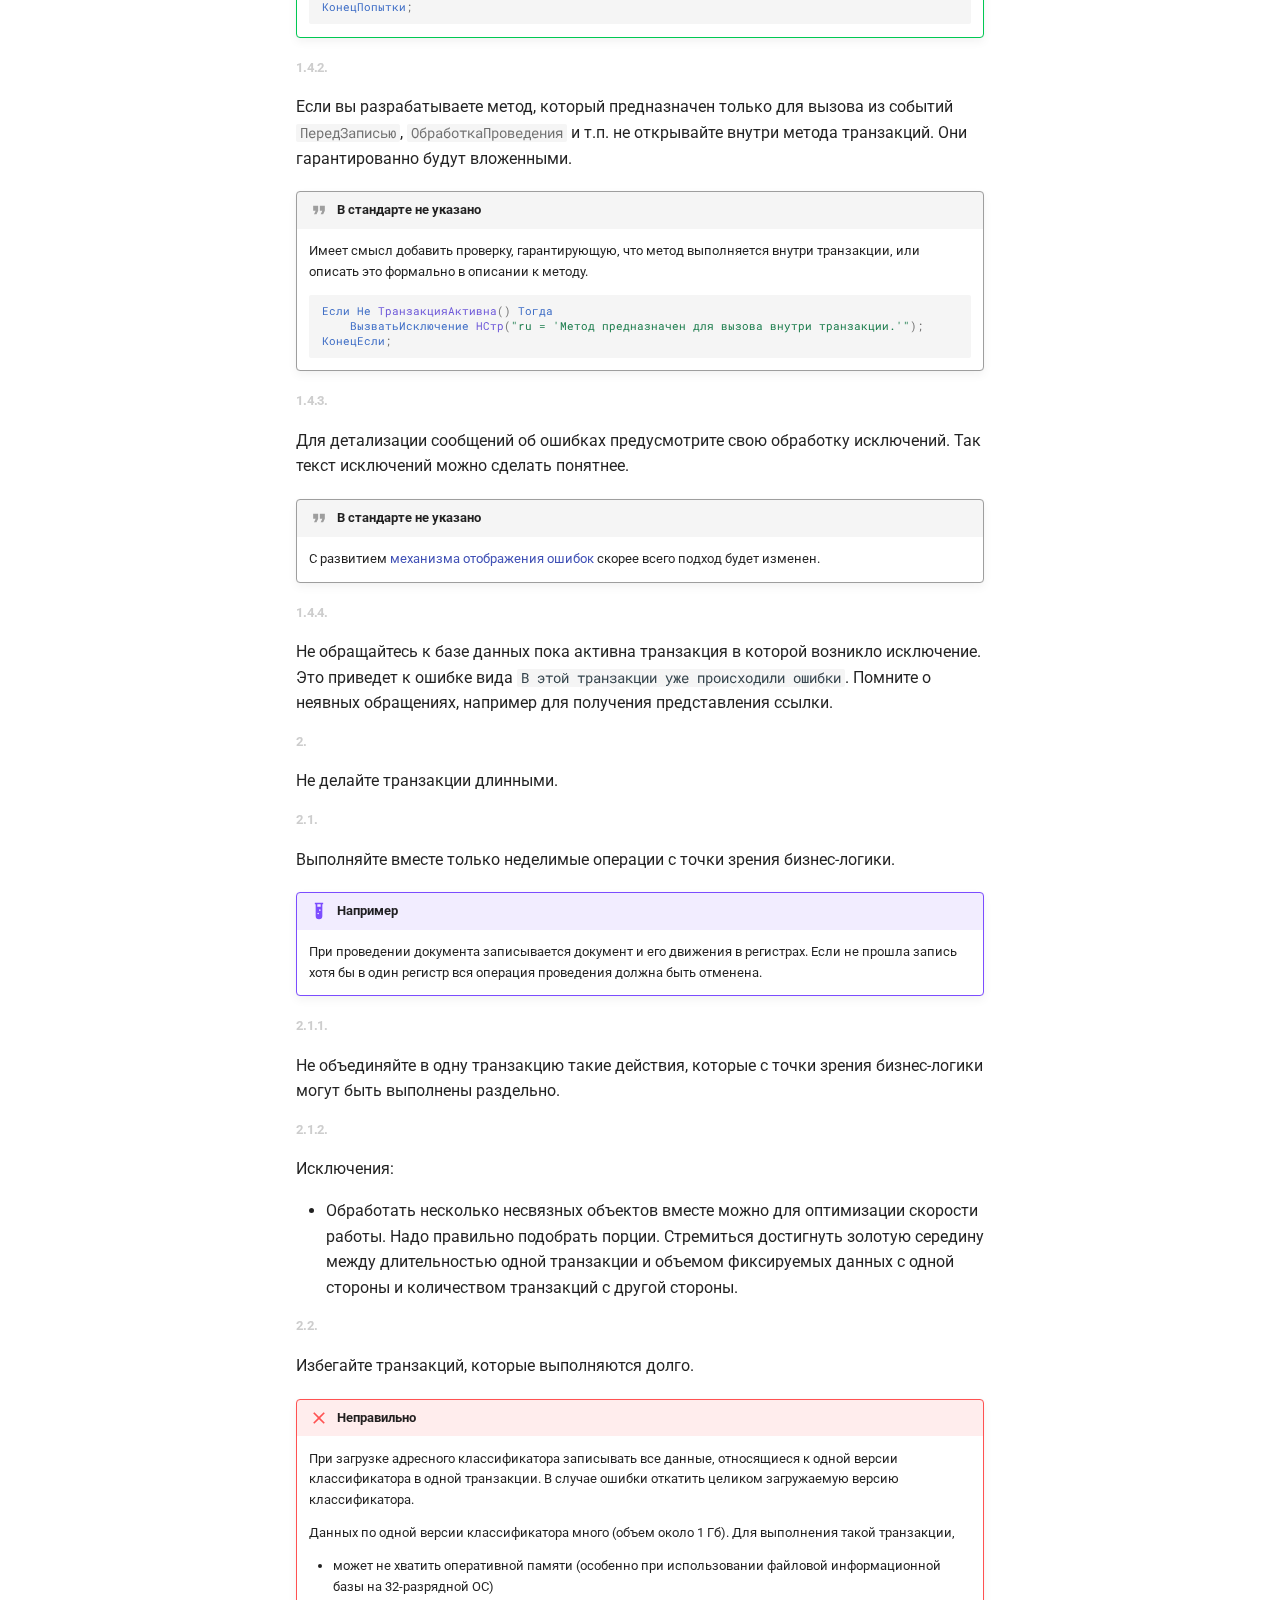
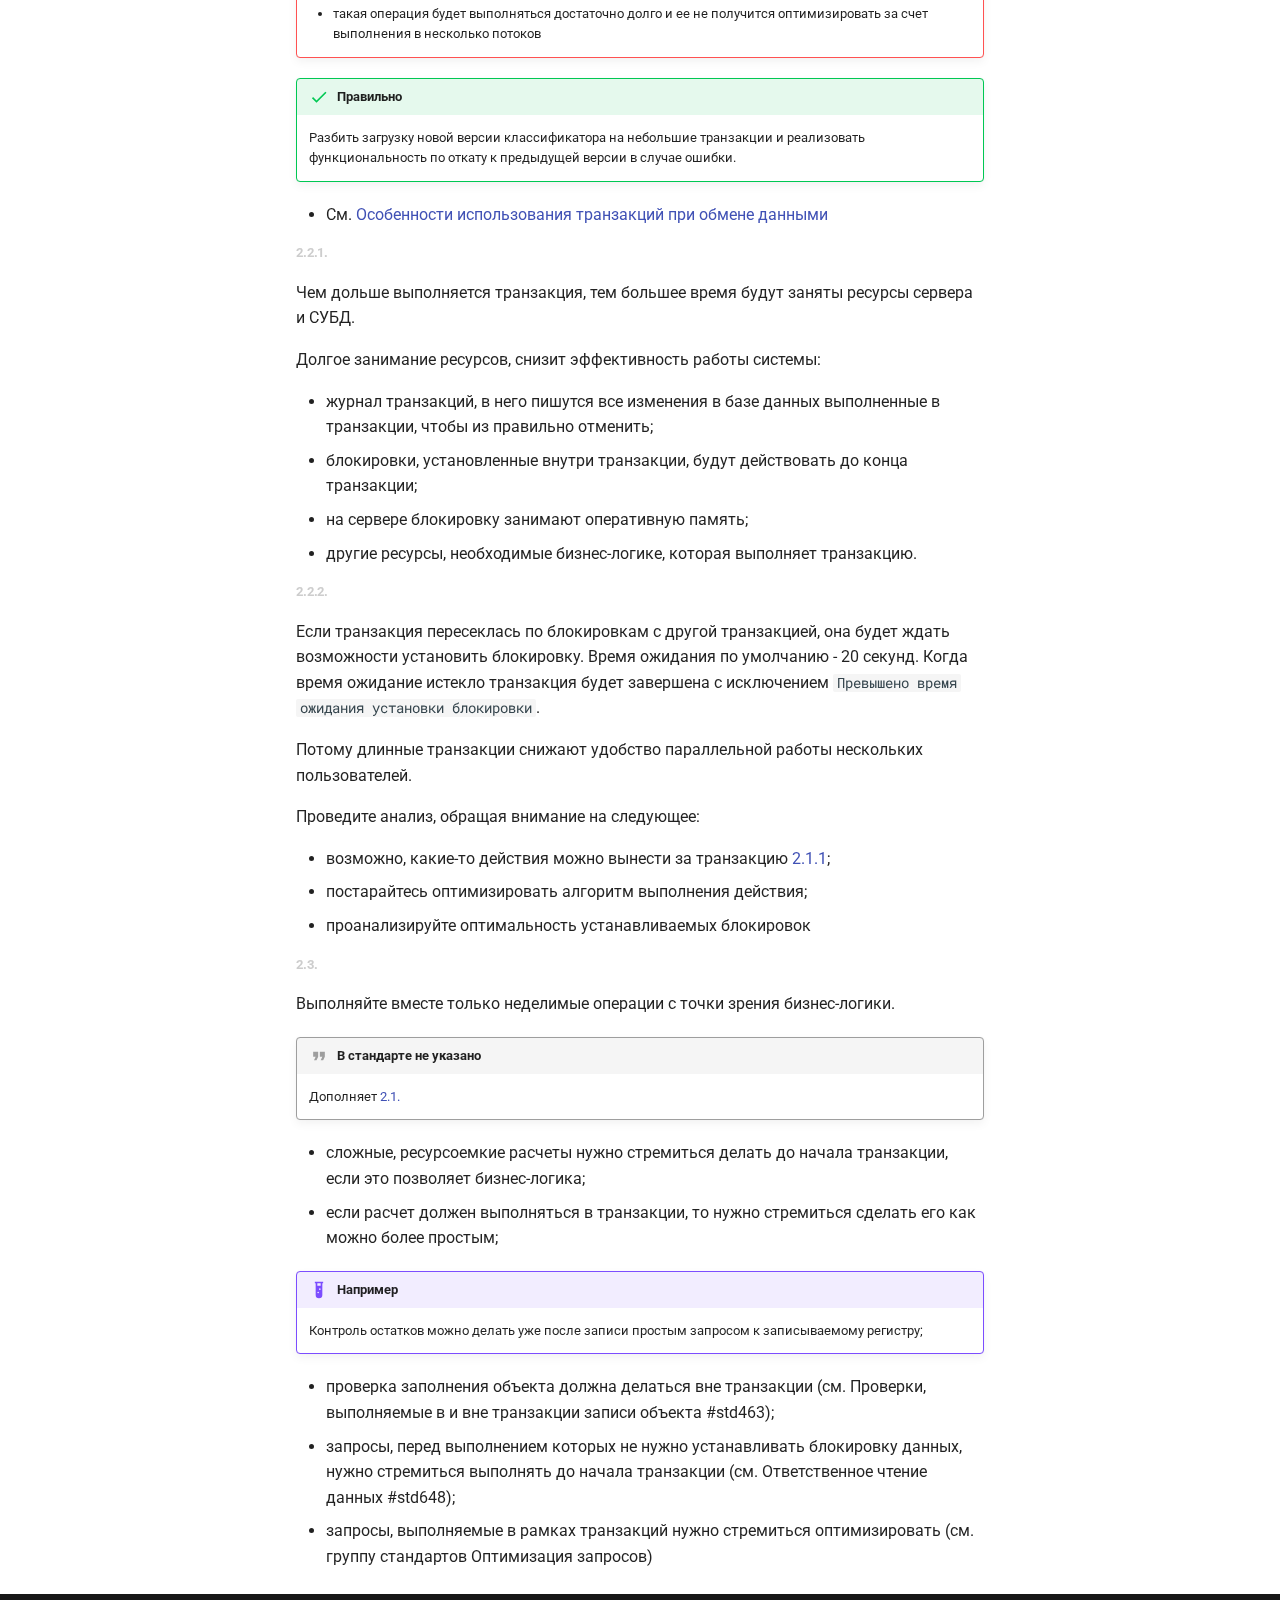
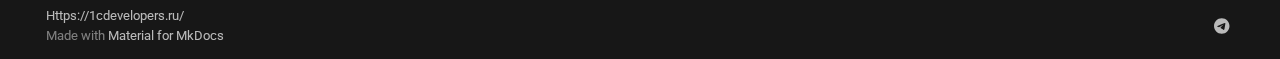
<file: std/std783/index.html>
<!doctype html>
<html lang="ru" class="no-js">
  <head>
    
      <meta charset="utf-8">
      <meta name="viewport" content="width=device-width,initial-scale=1">
      
        <meta name="description" content="Меня зовут Иванов Егор, я специалист по DevOps-практикам в 1с.<br><br> Мой опыт и те сложности, с которыми я и моя команда столкнулись при внедрении devOps- практик,
 помогли мне наработать большую базу знаний и методик,которыми я решил поделиться с вами на курсе "DevOps в 1С".">
      
      
        <meta name="author" content="Иванов Егор">
      
      
        <link rel="canonical" href="https://1cdevelopers.ru/std/std783/">
      
      
      
      <link rel="icon" href="../../assets/images/favicon.png">
      <meta name="generator" content="mkdocs-1.4.2, mkdocs-material-9.0.6">
    
    
      
        <title>Транзакции: правила использования - DevOps в 1с</title>
      
    
    
      <link rel="stylesheet" href="../../assets/stylesheets/main.558e4712.min.css">
      
        
        <link rel="stylesheet" href="../../assets/stylesheets/palette.2505c338.min.css">
      
      

    
    
    
      
        
        
        <link rel="preconnect" href="https://fonts.gstatic.com" crossorigin>
        <link rel="stylesheet" href="https://fonts.googleapis.com/css?family=Roboto:300,300i,400,400i,700,700i%7CRoboto+Mono:400,400i,700,700i&display=fallback">
        <style>:root{--md-text-font:"Roboto";--md-code-font:"Roboto Mono"}</style>
      
    
    
      <link rel="stylesheet" href="../../assets/stylesheets/extra.css">
    
    <script>__md_scope=new URL("../..",location),__md_hash=e=>[...e].reduce((e,_)=>(e<<5)-e+_.charCodeAt(0),0),__md_get=(e,_=localStorage,t=__md_scope)=>JSON.parse(_.getItem(t.pathname+"."+e)),__md_set=(e,_,t=localStorage,a=__md_scope)=>{try{t.setItem(a.pathname+"."+e,JSON.stringify(_))}catch(e){}}</script>
    
  
      
  


  
  


  <script id="__analytics">function __md_analytics(){function n(){dataLayer.push(arguments)}window.dataLayer=window.dataLayer||[],n("js",new Date),n("config","G-T64GZF40WT"),document.addEventListener("DOMContentLoaded",function(){document.forms.search&&document.forms.search.query.addEventListener("blur",function(){this.value&&n("event","search",{search_term:this.value})}),document$.subscribe(function(){var a=document.forms.feedback;if(void 0!==a)for(var e of a.querySelectorAll("[type=submit]"))e.addEventListener("click",function(e){e.preventDefault();var t=document.location.pathname,e=this.getAttribute("data-md-value");n("event","feedback",{page:t,data:e}),a.firstElementChild.disabled=!0;e=a.querySelector(".md-feedback__note [data-md-value='"+e+"']");e&&(e.hidden=!1)}),a.hidden=!1}),location$.subscribe(function(e){n("config","G-T64GZF40WT",{page_path:e.pathname})})});var e=document.createElement("script");e.async=!0,e.src="https://www.googletagmanager.com/gtag/js?id=G-T64GZF40WT",document.getElementById("__analytics").insertAdjacentElement("afterEnd",e)}</script>

  
    <script>"undefined"!=typeof __md_analytics&&__md_analytics()</script>
  

    

  <!-- Yandex.Metrika counter -->
  <script type="text/javascript" >
    (function(m,e,t,r,i,k,a){m[i]=m[i]||function(){(m[i].a=m[i].a||[]).push(arguments)};
    m[i].l=1*new Date();k=e.createElement(t),a=e.getElementsByTagName(t)[0],k.async=1,k.src=r,a.parentNode.insertBefore(k,a)})
    (window, document, "script", "https://mc.yandex.ru/metrika/tag.js", "ym");

    ym(86674876, "init", {
      clickmap:true,
      trackLinks:true,
      accurateTrackBounce:true,
      webvisor:true
    });
  </script>
  <noscript><div><img src="https://mc.yandex.ru/watch/86674876" style="position:absolute; left:-9999px;" alt="" /></div></noscript>
  <!-- /Yandex.Metrika counter -->

    
    
  </head>
  
  
    
    
      
    
    
    
    
    <body dir="ltr" data-md-color-scheme="default" data-md-color-primary="white" data-md-color-accent="indigo">
  
    
    
      <script>var palette=__md_get("__palette");if(palette&&"object"==typeof palette.color)for(var key of Object.keys(palette.color))document.body.setAttribute("data-md-color-"+key,palette.color[key])</script>
    
    <input class="md-toggle" data-md-toggle="drawer" type="checkbox" id="__drawer" autocomplete="off">
    <input class="md-toggle" data-md-toggle="search" type="checkbox" id="__search" autocomplete="off">
    <label class="md-overlay" for="__drawer"></label>
    <div data-md-component="skip">
      
        
        <a href="#_1" class="md-skip">
          Перейти к содержанию
        </a>
      
    </div>
    <div data-md-component="announce">
      
    </div>
    
    
      

<header class="md-header" data-md-component="header">
  <nav class="md-header__inner md-grid" aria-label="Верхний колонтитул">
    <a href="../.." title="DevOps в 1с" class="md-header__button md-logo" aria-label="DevOps в 1с" data-md-component="logo">
      
  
  <svg xmlns="http://www.w3.org/2000/svg" viewBox="0 0 89 89">
  <path d="M3.136,17.387l0,42.932l42.932,21.467l-42.932,-64.399Z" />
  <path d="M21.91,8l42.933,64.398l-18.775,9.388l-42.932,-64.399l18.774,-9.387Z" style="fill-opacity: 0.5" />
  <path d="M67.535,17.387l-27.262,18.156l21.878,32.818l5.384,2.691l0,-53.665Z" />
  <path d="M67.535,17.387l0,53.666l18.774,-9.388l0,-53.665l-18.774,9.387Z" style="fill-opacity: 0.25" />
</svg>

    </a>
    <label class="md-header__button md-icon" for="__drawer">
      <svg xmlns="http://www.w3.org/2000/svg" viewBox="0 0 24 24"><path d="M3 6h18v2H3V6m0 5h18v2H3v-2m0 5h18v2H3v-2Z"/></svg>
    </label>
    <div class="md-header__title" data-md-component="header-title">
      <div class="md-header__ellipsis">
        <div class="md-header__topic">
          <span class="md-ellipsis">
            DevOps в 1с
          </span>
        </div>
        <div class="md-header__topic" data-md-component="header-topic">
          <span class="md-ellipsis">
            
              Транзакции: правила использования
            
          </span>
        </div>
      </div>
    </div>
    
      <form class="md-header__option" data-md-component="palette">
        
          
          <input class="md-option" data-md-color-media="(prefers-color-scheme: light)" data-md-color-scheme="default" data-md-color-primary="white" data-md-color-accent="indigo"  aria-label="Выключить свет"  type="radio" name="__palette" id="__palette_1">
          
            <label class="md-header__button md-icon" title="Выключить свет" for="__palette_2" hidden>
              <svg xmlns="http://www.w3.org/2000/svg" viewBox="0 0 24 24"><path d="M12 2a7 7 0 0 1 7 7c0 2.38-1.19 4.47-3 5.74V17a1 1 0 0 1-1 1H9a1 1 0 0 1-1-1v-2.26C6.19 13.47 5 11.38 5 9a7 7 0 0 1 7-7M9 21v-1h6v1a1 1 0 0 1-1 1h-4a1 1 0 0 1-1-1m3-17a5 5 0 0 0-5 5c0 2.05 1.23 3.81 3 4.58V16h4v-2.42c1.77-.77 3-2.53 3-4.58a5 5 0 0 0-5-5Z"/></svg>
            </label>
          
        
          
          <input class="md-option" data-md-color-media="(prefers-color-scheme: dark)" data-md-color-scheme="slate" data-md-color-primary="black" data-md-color-accent="light-blue"  aria-label="Включить свет"  type="radio" name="__palette" id="__palette_2">
          
            <label class="md-header__button md-icon" title="Включить свет" for="__palette_1" hidden>
              <svg xmlns="http://www.w3.org/2000/svg" viewBox="0 0 24 24"><path d="M12 2a7 7 0 0 0-7 7c0 2.38 1.19 4.47 3 5.74V17a1 1 0 0 0 1 1h6a1 1 0 0 0 1-1v-2.26c1.81-1.27 3-3.36 3-5.74a7 7 0 0 0-7-7M9 21a1 1 0 0 0 1 1h4a1 1 0 0 0 1-1v-1H9v1Z"/></svg>
            </label>
          
        
      </form>
    
    
    
      <label class="md-header__button md-icon" for="__search">
        <svg xmlns="http://www.w3.org/2000/svg" viewBox="0 0 24 24"><path d="M9.5 3A6.5 6.5 0 0 1 16 9.5c0 1.61-.59 3.09-1.56 4.23l.27.27h.79l5 5-1.5 1.5-5-5v-.79l-.27-.27A6.516 6.516 0 0 1 9.5 16 6.5 6.5 0 0 1 3 9.5 6.5 6.5 0 0 1 9.5 3m0 2C7 5 5 7 5 9.5S7 14 9.5 14 14 12 14 9.5 12 5 9.5 5Z"/></svg>
      </label>
      <div class="md-search" data-md-component="search" role="dialog">
  <label class="md-search__overlay" for="__search"></label>
  <div class="md-search__inner" role="search">
    <form class="md-search__form" name="search">
      <input type="text" class="md-search__input" name="query" aria-label="Поиск" placeholder="Поиск" autocapitalize="off" autocorrect="off" autocomplete="off" spellcheck="false" data-md-component="search-query" required>
      <label class="md-search__icon md-icon" for="__search">
        <svg xmlns="http://www.w3.org/2000/svg" viewBox="0 0 24 24"><path d="M9.5 3A6.5 6.5 0 0 1 16 9.5c0 1.61-.59 3.09-1.56 4.23l.27.27h.79l5 5-1.5 1.5-5-5v-.79l-.27-.27A6.516 6.516 0 0 1 9.5 16 6.5 6.5 0 0 1 3 9.5 6.5 6.5 0 0 1 9.5 3m0 2C7 5 5 7 5 9.5S7 14 9.5 14 14 12 14 9.5 12 5 9.5 5Z"/></svg>
        <svg xmlns="http://www.w3.org/2000/svg" viewBox="0 0 24 24"><path d="M20 11v2H8l5.5 5.5-1.42 1.42L4.16 12l7.92-7.92L13.5 5.5 8 11h12Z"/></svg>
      </label>
      <nav class="md-search__options" aria-label="Поиск">
        
          <a href="javascript:void(0)" class="md-search__icon md-icon" title="Поделиться" aria-label="Поделиться" data-clipboard data-clipboard-text="" data-md-component="search-share" tabindex="-1">
            <svg xmlns="http://www.w3.org/2000/svg" viewBox="0 0 24 24"><path d="M18 16.08c-.76 0-1.44.3-1.96.77L8.91 12.7c.05-.23.09-.46.09-.7 0-.24-.04-.47-.09-.7l7.05-4.11c.54.5 1.25.81 2.04.81a3 3 0 0 0 3-3 3 3 0 0 0-3-3 3 3 0 0 0-3 3c0 .24.04.47.09.7L8.04 9.81C7.5 9.31 6.79 9 6 9a3 3 0 0 0-3 3 3 3 0 0 0 3 3c.79 0 1.5-.31 2.04-.81l7.12 4.15c-.05.21-.08.43-.08.66 0 1.61 1.31 2.91 2.92 2.91 1.61 0 2.92-1.3 2.92-2.91A2.92 2.92 0 0 0 18 16.08Z"/></svg>
          </a>
        
        <button type="reset" class="md-search__icon md-icon" title="Очистить" aria-label="Очистить" tabindex="-1">
          <svg xmlns="http://www.w3.org/2000/svg" viewBox="0 0 24 24"><path d="M19 6.41 17.59 5 12 10.59 6.41 5 5 6.41 10.59 12 5 17.59 6.41 19 12 13.41 17.59 19 19 17.59 13.41 12 19 6.41Z"/></svg>
        </button>
      </nav>
      
        <div class="md-search__suggest" data-md-component="search-suggest"></div>
      
    </form>
    <div class="md-search__output">
      <div class="md-search__scrollwrap" data-md-scrollfix>
        <div class="md-search-result" data-md-component="search-result">
          <div class="md-search-result__meta">
            Инициализация поиска
          </div>
          <ol class="md-search-result__list" role="presentation"></ol>
        </div>
      </div>
    </div>
  </div>
</div>
    
    
  </nav>
  
</header>
    
    <div class="md-container" data-md-component="container">
      
      
        
          
            
<nav class="md-tabs" aria-label="Вкладки" data-md-component="tabs">
  <div class="md-tabs__inner md-grid">
    <ul class="md-tabs__list">
      
        
  
  


  <li class="md-tabs__item">
    <a href="../.." class="md-tabs__link">
      Программа курса "DevOps в 1с"
    </a>
  </li>

      
    </ul>
  </div>
</nav>
          
        
      
      <main class="md-main" data-md-component="main">
        <div class="md-main__inner md-grid">
          
            
              
              <div class="md-sidebar md-sidebar--primary" data-md-component="sidebar" data-md-type="navigation" >
                <div class="md-sidebar__scrollwrap">
                  <div class="md-sidebar__inner">
                    

  


<nav class="md-nav md-nav--primary md-nav--lifted" aria-label="Навигация" data-md-level="0">
  <label class="md-nav__title" for="__drawer">
    <a href="../.." title="DevOps в 1с" class="md-nav__button md-logo" aria-label="DevOps в 1с" data-md-component="logo">
      
  
  <svg xmlns="http://www.w3.org/2000/svg" viewBox="0 0 89 89">
  <path d="M3.136,17.387l0,42.932l42.932,21.467l-42.932,-64.399Z" />
  <path d="M21.91,8l42.933,64.398l-18.775,9.388l-42.932,-64.399l18.774,-9.387Z" style="fill-opacity: 0.5" />
  <path d="M67.535,17.387l-27.262,18.156l21.878,32.818l5.384,2.691l0,-53.665Z" />
  <path d="M67.535,17.387l0,53.666l18.774,-9.388l0,-53.665l-18.774,9.387Z" style="fill-opacity: 0.25" />
</svg>

    </a>
    DevOps в 1с
  </label>
  
  <ul class="md-nav__list" data-md-scrollfix>
    
      
      
      

  
  
  
    <li class="md-nav__item">
      <a href="../.." class="md-nav__link">
        Программа курса "DevOps в 1с"
      </a>
    </li>
  

    
  </ul>
</nav>
                  </div>
                </div>
              </div>
            
            
              
              <div class="md-sidebar md-sidebar--secondary" data-md-component="sidebar" data-md-type="toc" >
                <div class="md-sidebar__scrollwrap">
                  <div class="md-sidebar__inner">
                    

<nav class="md-nav md-nav--secondary" aria-label="Содержание раздела">
  
  
  
    
  
  
    <label class="md-nav__title" for="__toc">
      <span class="md-nav__icon md-icon"></span>
      Содержание раздела
    </label>
    <ul class="md-nav__list" data-md-component="toc" data-md-scrollfix>
      
        <li class="md-nav__item">
  <a href="#1" class="md-nav__link">
    1.
  </a>
  
</li>
      
        <li class="md-nav__item">
  <a href="#11" class="md-nav__link">
    1.1.
  </a>
  
</li>
      
        <li class="md-nav__item">
  <a href="#12" class="md-nav__link">
    1.2.
  </a>
  
</li>
      
        <li class="md-nav__item">
  <a href="#13" class="md-nav__link">
    1.3.
  </a>
  
</li>
      
        <li class="md-nav__item">
  <a href="#14" class="md-nav__link">
    1.4.
  </a>
  
</li>
      
        <li class="md-nav__item">
  <a href="#141" class="md-nav__link">
    1.4.1.
  </a>
  
</li>
      
        <li class="md-nav__item">
  <a href="#142" class="md-nav__link">
    1.4.2.
  </a>
  
</li>
      
        <li class="md-nav__item">
  <a href="#143" class="md-nav__link">
    1.4.3.
  </a>
  
</li>
      
        <li class="md-nav__item">
  <a href="#144" class="md-nav__link">
    1.4.4.
  </a>
  
</li>
      
        <li class="md-nav__item">
  <a href="#2" class="md-nav__link">
    2.
  </a>
  
</li>
      
        <li class="md-nav__item">
  <a href="#21" class="md-nav__link">
    2.1.
  </a>
  
</li>
      
        <li class="md-nav__item">
  <a href="#211" class="md-nav__link">
    2.1.1.
  </a>
  
</li>
      
        <li class="md-nav__item">
  <a href="#212" class="md-nav__link">
    2.1.2.
  </a>
  
</li>
      
        <li class="md-nav__item">
  <a href="#22" class="md-nav__link">
    2.2.
  </a>
  
</li>
      
        <li class="md-nav__item">
  <a href="#221" class="md-nav__link">
    2.2.1.
  </a>
  
</li>
      
        <li class="md-nav__item">
  <a href="#222" class="md-nav__link">
    2.2.2.
  </a>
  
</li>
      
        <li class="md-nav__item">
  <a href="#23" class="md-nav__link">
    2.3.
  </a>
  
</li>
      
    </ul>
  
</nav>
                  </div>
                </div>
              </div>
            
          
          
            <div class="md-content" data-md-component="content">
              <article class="md-content__inner md-typeset">
                
                  



<h1 id="_1">Транзакции: правила использования<a class="headerlink" href="#_1" title="Permanent link">&para;</a></h1>
<p><a href="https://its.1c.ru/db/v8std#content:783">https://its.1c.ru/db/v8std#content:783</a></p>
<p>Транзакция - это действие, которое может быть выполнено только целиком. Если часть действия не выполнена - все действие отменяется.</p>
<h6 id="1">1.<a class="headerlink" href="#1" title="Permanent link">&para;</a></h6>
<p>Ошибка <code>В этой транзакции уже происходили ошибки</code> возникает из-за несоблюдения требований к написанию кода. Такие ошибки сложно воспроизводить и отлаживать их исправление.</p>
<p>Особенности работы с транзакциями в платформе:</p>
<ul>
<li>Не поддерживаются вложенные транзакции (<a href="https://its.1c.ru/db/metod8dev/content/2334">Вложенность транзакций</a>).</li>
<li>Если в транзакции возникло исключение транзакция может не завершится, даже если перехватить это исключение <a href="https://its.1c.ru/db/metod8dev/content/2313">Ошибки базы данных и транзакции</a>, <a href="https://its.1c.ru/db/v8std#content:783">Особенности работы объектов при отмене транзакции</a>.</li>
<li>Платформа может начинать транзакции сама. Это называется неявные транзакции. <a href="https://its.1c.ru/db/v83doc/bookmark/dev/TI000000527">Глава 9.2. Механизм транзакций</a>.</li>
</ul>
<h6 id="11">1.1.<a class="headerlink" href="#11" title="Permanent link">&para;</a></h6>
<p>Исключение не отменяет транзакцию. Оно взводит служебный флажок транзакции <code>Запрет успешного завершения</code>. Реальная отмена произойдет тогда, когда код дойдет до функции <code class="highlight"><span class="nb">ЗафиксироватьТранзакцию</span></code> или <code class="highlight"><span class="nb">ОтменитьТранзакцию</span></code>.
Для каждого метода <code class="highlight"><span class="nb">НачатьТранзакцию</span></code> должны быть парные методы <code class="highlight"><span class="nb">ЗафиксироватьТранзакцию</span></code> и <code class="highlight"><span class="nb">ОтменитьТранзакцию</span></code>.</p>
<div class="admonition quote">
<p class="admonition-title">В стандарте не указано</p>
<p>О том что такое флажки транзакции и как работает платформа смотрите в:</p>
<ul>
<li>Профессиональная разработка в системе 1С Предприятие, Том 1, стр 107-108</li>
<li><a href="https://its.1c.ru/db/metod8dev/content/2313">Ошибки базы данных и транзакции</a>.</li>
<li><a href="https://its.1c.ru/db/v83doc#bookmark:dev:TI000000529">Глава 9.2.3. Вложенный вызов транзакций</a></li>
<li><a href="https://www.youtube.com/watch?v=egJOPTDAgUQ">YouTube: Транзакции и блокировки: как их готовить программисту 1С?</a></li>
</ul>
</div>
<h6 id="12">1.2.<a class="headerlink" href="#12" title="Permanent link">&para;</a></h6>
<p>Начало транзакции и ее завершение (фиксацию) выполняйте в одном методе. Не должно быть разнесения начала и конца на несколько функций. Тот, кто будет расследовать ошибку скажет спасибо!</p>
<div class="admonition failure">
<p class="admonition-title">Неправильно</p>
<div class="highlight"><pre><span></span><code><span class="k">Процедура</span> <span class="nf">ЗаписатьДанныеВИБ</span><span class="p">()</span>

    <span class="nb">НачатьТранзакцию</span><span class="p">();</span>
    <span class="nf">ЗаписатьДокумент</span><span class="p">();</span>

<span class="k">КонецПроцедуры</span><span class="p">;</span>

<span class="k">Процедура</span> <span class="nf">ЗаписатьДокумент</span><span class="p">()</span>

    <span class="k">Попытка</span>
        <span class="o">...</span> <span class="c c-Singleline">// чтение или запись данных</span>
        <span class="nv">ДокументОбъект</span><span class="o">.</span><span class="nf">Записать</span><span class="p">()</span>
        <span class="nb">ЗафиксироватьТранзакцию</span><span class="p">();</span>
    <span class="k">Исключение</span>
        <span class="nb">ОтменитьТранзакцию</span><span class="p">();</span>
    <span class="o">...</span> <span class="c c-Singleline">// дополнительные действия по обработке исключения</span>
    <span class="k">КонецПопытки</span><span class="p">;</span>

<span class="k">КонецПроцедуры</span>
</code></pre></div>
</div>
<div class="admonition success">
<p class="admonition-title">Правильно</p>
<div class="highlight"><pre><span></span><code><span class="k">Процедура</span> <span class="nf">ЗаписатьДанныеВИБ</span><span class="p">()</span>

    <span class="nb">НачатьТранзакцию</span><span class="p">();</span>
    <span class="k">Попытка</span>
        <span class="o">...</span> <span class="c c-Singleline">// чтение или запись данных</span>
        <span class="nv">ДокументОбъект</span><span class="o">.</span><span class="nf">Записать</span><span class="p">()</span>
        <span class="nb">ЗафиксироватьТранзакцию</span><span class="p">();</span>
    <span class="k">Исключение</span>
        <span class="nb">ОтменитьТранзакцию</span><span class="p">();</span>
        <span class="o">...</span> <span class="c c-Singleline">// дополнительные действия по обработке исключения</span>
    <span class="k">КонецПопытки</span><span class="p">;</span>

<span class="k">КонецПроцедуры</span>
</code></pre></div>
</div>
<h6 id="13">1.3.<a class="headerlink" href="#13" title="Permanent link">&para;</a></h6>
<p>Используйте следующий паттерн для работы с транзакциями:</p>
<div class="admonition tip">
<p class="admonition-title">Паттерн</p>
<div class="highlight"><pre><span></span><code><span class="nb">НачатьТранзакцию</span><span class="p">();</span> <span class="c c-Singleline">// (1)</span>
<span class="k">Попытка</span>
    <span class="nv">БлокировкаДанных</span> <span class="o">=</span> <span class="k">Новый</span> <span class="nv">БлокировкаДанных</span><span class="p">;</span>
    <span class="nv">ЭлементБлокировкиДанных</span> <span class="o">=</span> <span class="nv">БлокировкаДанных</span><span class="o">.</span><span class="nf">Добавить</span><span class="p">(</span><span class="s">&quot;Документ.ПриходнаяНакладная&quot;</span><span class="p">);</span>
    <span class="nv">ЭлементБлокировкиДанных</span><span class="o">.</span><span class="nf">УстановитьЗначение</span><span class="p">(</span><span class="s">&quot;Ссылка&quot;</span><span class="p">,</span> <span class="nv">СсылкаДляОбработки</span><span class="p">);</span>
    <span class="nv">ЭлементБлокировкиДанных</span><span class="o">.</span><span class="nv">Режим</span> <span class="o">=</span> <span class="nv">РежимБлокировкиДанных</span><span class="o">.</span><span class="nv">Исключительный</span><span class="p">;</span>
    <span class="nv">БлокировкаДанных</span><span class="o">.</span><span class="nf">Заблокировать</span><span class="p">();</span>

    <span class="o">...</span> <span class="c c-Singleline">// чтение или запись данных (2)</span>

    <span class="nv">ДокументОбъект</span><span class="o">.</span><span class="nf">Записать</span><span class="p">();</span>

    <span class="nb">ЗафиксироватьТранзакцию</span><span class="p">();</span> <span class="c c-Singleline">// (3)</span>
<span class="k">Исключение</span>
    <span class="nb">ОтменитьТранзакцию</span><span class="p">();</span> <span class="c c-Singleline">// (4)</span>

    <span class="nb">ЗаписьЖурналаРегистрации</span><span class="p">(</span><span class="nb">НСтр</span><span class="p">(</span><span class="s">&quot;ru = &#39;Выполнение операции&#39;&quot;</span><span class="p">),</span> <span class="c c-Singleline">// (5)</span>
        <span class="nv">УровеньЖурналаРегистрации</span><span class="o">.</span><span class="nv">Ошибка</span><span class="p">,</span>
        <span class="p">,</span>
        <span class="p">,</span>
        <span class="nb">ПодробноеПредставлениеОшибки</span><span class="p">(</span><span class="nb">ИнформацияОбОшибке</span><span class="p">()));</span>

    <span class="k">ВызватьИсключение</span><span class="p">;</span> <span class="c c-Singleline">// (6)</span>
<span class="k">КонецПопытки</span><span class="p">;</span>
</code></pre></div>
<ol>
<li>
<p>Метод <code class="highlight"><span class="nb">НачатьТранзакцию</span></code> должен быть вне блока <code class="highlight"><span class="k">Попытка</span><span class="o">-</span><span class="k">Исключение</span></code> перед оператором <code class="highlight"><span class="k">Попытка</span></code> и ничего между ними;</p>
</li>
<li>
<p>Все действия, выполняемые после метода <code class="highlight"><span class="nb">НачатьТранзакцию</span></code>, должны находиться в одном блоке <code class="highlight"><span class="k">Попытка</span></code>, в том числе чтение, блокировка и обработка данных;</p>
</li>
<li>
<p>Метод <code class="highlight"><span class="nb">ЗафиксироватьТранзакцию</span></code> должен идти последним в блоке <code class="highlight"><span class="k">Попытка</span></code> перед оператором <code class="highlight"><span class="k">Исключение</span></code>, чтобы  гарантировать, что после <code class="highlight"><span class="nb">ЗафиксироватьТранзакцию</span></code> не возникнет исключение;</p>
</li>
<li>
<p>До обработки исключений блоке <code class="highlight"><span class="k">Исключение</span></code> сначала вызовите метод <code class="highlight"><span class="nb">ОтменитьТранзакцию</span></code>, а затем выполнять другие действия, если они требуются;</p>
</li>
<li>
<p>В блоке <code class="highlight"><span class="k">Исключение</span></code> делайте запись в журнал регистрации;</p>
</li>
<li>
<p>В конце блока <code class="highlight"><span class="k">Исключение</span></code> добавляйте оператор <code class="highlight"><span class="k">ВызватьИсключение</span></code>. В противном случае исключение не будет передано выше по стеку вызовов, там не сработает обработка исключения, внешняя транзакция не будет отменена и платформа вызовет исключение <code>В данной транзакции происходила ошибка</code>.</p>
</li>
</ol>
</div>
<h6 id="14">1.4.<a class="headerlink" href="#14" title="Permanent link">&para;</a></h6>
<p>Если можно избежать использования вложенных транзакций - постарайтесь избежать.</p>
<h6 id="141">1.4.1.<a class="headerlink" href="#141" title="Permanent link">&para;</a></h6>
<p>Не вызывайте <code class="highlight"><span class="nb">НачатьТранзакцию</span></code> если кроме записи объекта других действий не требуется. Платформа сделает все неявно сама, а читать код станет сложнее.</p>
<p>Избегайте открытия транзакции если не требуется ответственное чтение данных #std648. Например, при записи нового объекта или набора записей регистра обычно ответственное чтение не требуется.</p>
<p>При вызове методов <code class="highlight"><span class="nv">ПолучитьОбъект</span></code> (или <code class="highlight"><span class="nv">Прочитать</span></code> для наборов записей) анализируйте должно ли происходить чтение ответственно. Если не должно - не вызывайте <code class="highlight"><span class="nb">НачатьТранзакцию</span></code>.</p>
<div class="admonition failure">
<p class="admonition-title">Неправильно</p>
<div class="highlight"><pre><span></span><code><span class="nb">НачатьТранзакцию</span><span class="p">();</span>
<span class="k">Попытка</span>
    <span class="nv">ДокументОбъект</span> <span class="o">=</span> <span class=" -Class">Документы</span><span class="o">.</span><span class="nv">ПриходнаяНакладная</span><span class="o">.</span><span class="nf">СоздатьДокумент</span><span class="p">();</span>
    <span class="o">...</span> <span class="c c-Singleline">// действия по заполнению объекта</span>
    <span class="nv">ДокументОбъект</span><span class="o">.</span><span class="nf">Записать</span><span class="p">();</span>
    <span class="nb">ЗафиксироватьТранзакцию</span><span class="p">();</span>
<span class="k">Исключение</span>
    <span class="nb">ОтменитьТранзакцию</span><span class="p">();</span>
<span class="k">КонецПопытки</span><span class="p">;</span>
</code></pre></div>
</div>
<div class="admonition success">
<p class="admonition-title">Правильно</p>
<div class="highlight"><pre><span></span><code><span class="k">Попытка</span>
    <span class="nv">ДокументОбъект</span> <span class="o">=</span> <span class=" -Class">Документы</span><span class="o">.</span><span class="nv">ПриходнаяНакладная</span><span class="o">.</span><span class="nf">СоздатьДокумент</span><span class="p">();</span>
    <span class="o">...</span> <span class="c c-Singleline">// действия по заполнению объекта</span>
    <span class="nv">ДокументОбъект</span><span class="o">.</span><span class="nf">Записать</span><span class="p">();</span>
<span class="k">Исключение</span>
    <span class="o">...</span> <span class="c c-Singleline">// действия по обработке исключения</span>
<span class="k">КонецПопытки</span><span class="p">;</span>
</code></pre></div>
</div>
<h6 id="142">1.4.2.<a class="headerlink" href="#142" title="Permanent link">&para;</a></h6>
<p>Если вы разрабатываете метод, который предназначен только для вызова из событий <code class="highlight"><span class="nv">ПередЗаписью</span></code>, <code class="highlight"><span class="nv">ОбработкаПроведения</span></code> и т.п. не открывайте внутри метода транзакций. Они гарантированно будут вложенными.</p>
<div class="admonition quote">
<p class="admonition-title">В стандарте не указано</p>
<p>Имеет смысл добавить проверку, гарантирующую, что метод выполняется внутри транзакции, или описать это формально в описании к методу.</p>
<div class="highlight"><pre><span></span><code><span class="k">Если</span> <span class="k">Не</span> <span class="nb">ТранзакцияАктивна</span><span class="p">()</span> <span class="k">Тогда</span>
    <span class="k">ВызватьИсключение</span> <span class="nb">НСтр</span><span class="p">(</span><span class="s">&quot;ru = &#39;Метод предназначен для вызова внутри транзакции.&#39;&quot;</span><span class="p">);</span>
<span class="k">КонецЕсли</span><span class="p">;</span>
</code></pre></div>
</div>
<h6 id="143">1.4.3.<a class="headerlink" href="#143" title="Permanent link">&para;</a></h6>
<p>Для детализации сообщений об ошибках предусмотрите свою обработку исключений. Так текст исключений можно сделать понятнее.</p>
<div class="admonition quote">
<p class="admonition-title">В стандарте не указано</p>
<p>С развитием <a href="https://wonderland.v8.1c.ru/blog/razvitie-mekhanizma-otobrazheniya-oshibok/">механизма отображения ошибок</a> скорее всего подход будет изменен.</p>
</div>
<h6 id="144">1.4.4.<a class="headerlink" href="#144" title="Permanent link">&para;</a></h6>
<p>Не обращайтесь к базе данных пока активна транзакция в которой возникло исключение. Это приведет к ошибке вида <code>В этой транзакции уже происходили ошибки</code>. Помните о неявных обращениях, например для получения представления ссылки.</p>
<h6 id="2">2.<a class="headerlink" href="#2" title="Permanent link">&para;</a></h6>
<p>Не делайте транзакции длинными.</p>
<h6 id="21">2.1.<a class="headerlink" href="#21" title="Permanent link">&para;</a></h6>
<p>Выполняйте вместе только неделимые операции с точки зрения бизнес-логики.</p>
<div class="admonition example">
<p class="admonition-title">Например</p>
<p>При проведении документа записывается документ и его движения в регистрах. Если не прошла запись хотя бы в один регистр вся операция проведения должна быть отменена.</p>
</div>
<h6 id="211">2.1.1.<a class="headerlink" href="#211" title="Permanent link">&para;</a></h6>
<p>Не объединяйте в одну транзакцию такие действия, которые с точки зрения бизнес-логики могут быть выполнены раздельно.</p>
<h6 id="212">2.1.2.<a class="headerlink" href="#212" title="Permanent link">&para;</a></h6>
<p>Исключения:</p>
<ul>
<li>Обработать несколько несвязных объектов вместе можно для оптимизации скорости работы. Надо правильно подобрать порции. Стремиться достигнуть золотую середину между длительностью одной транзакции и объемом фиксируемых данных с одной стороны и количеством транзакций с другой стороны.</li>
</ul>
<h6 id="22">2.2.<a class="headerlink" href="#22" title="Permanent link">&para;</a></h6>
<p>Избегайте транзакций, которые выполняются долго.</p>
<div class="admonition failure">
<p class="admonition-title">Неправильно</p>
<p>При загрузке адресного классификатора записывать все данные, относящиеся к одной версии классификатора в одной транзакции. В случае ошибки откатить целиком загружаемую версию классификатора.</p>
<p>Данных по одной версии классификатора много (объем около 1 Гб). Для выполнения такой транзакции,</p>
<ul>
<li>может не хватить оперативной памяти (особенно при использовании файловой информационной базы на 32-разрядной ОС)</li>
<li>такая операция будет выполняться достаточно долго и ее не получится оптимизировать за счет выполнения в несколько потоков</li>
</ul>
</div>
<div class="admonition success">
<p class="admonition-title">Правильно</p>
<p>Разбить загрузку новой версии классификатора на небольшие транзакции и реализовать функциональность по откату к предыдущей версии в случае ошибки.</p>
</div>
<ul>
<li>См. <a href="https://its.1c.ru/db/metod8dev/content/2274/hdoc">Особенности использования транзакций при обмене данными</a></li>
</ul>
<h6 id="221">2.2.1.<a class="headerlink" href="#221" title="Permanent link">&para;</a></h6>
<p>Чем дольше выполняется транзакция, тем большее время будут заняты ресурсы сервера и СУБД.</p>
<p>Долгое занимание ресурсов, снизит эффективность работы системы:</p>
<ul>
<li>журнал транзакций, в него пишутся все изменения в базе данных выполненные в транзакции, чтобы из правильно отменить;</li>
<li>блокировки, установленные внутри транзакции, будут действовать до конца транзакции;</li>
<li>на сервере блокировку занимают оперативную память;</li>
<li>другие ресурсы, необходимые бизнес-логике, которая выполняет транзакцию.</li>
</ul>
<h6 id="222">2.2.2.<a class="headerlink" href="#222" title="Permanent link">&para;</a></h6>
<p>Если транзакция пересеклась по блокировкам с другой транзакцией, она будет ждать возможности установить блокировку. Время ожидания по умолчанию - 20 секунд. Когда время ожидание истекло транзакция будет завершена с исключением <code>Превышено время ожидания установки блокировки</code>.</p>
<p>Потому длинные транзакции снижают удобство параллельной работы нескольких пользователей.</p>
<p>Проведите анализ, обращая внимание на следующее:</p>
<ul>
<li>возможно, какие-то действия можно вынести за транзакцию <a href="#211">2.1.1</a>;</li>
<li>постарайтесь оптимизировать алгоритм выполнения действия;</li>
<li>проанализируйте оптимальность устанавливаемых блокировок</li>
</ul>
<h6 id="23">2.3.<a class="headerlink" href="#23" title="Permanent link">&para;</a></h6>
<p>Выполняйте вместе только неделимые операции с точки зрения бизнес-логики.</p>
<div class="admonition quote">
<p class="admonition-title">В стандарте не указано</p>
<p>Дополняет <a href="#21">2.1.</a></p>
</div>
<ul>
<li>сложные, ресурсоемкие расчеты нужно стремиться делать до начала транзакции, если это позволяет бизнес-логика;</li>
<li>если расчет должен выполняться в транзакции, то нужно стремиться сделать его как можно более простым;</li>
</ul>
<div class="admonition example">
<p class="admonition-title">Например</p>
<p>Контроль остатков можно делать уже после записи простым запросом к записываемому регистру;</p>
</div>
<ul>
<li>проверка заполнения объекта должна делаться вне транзакции (см. Проверки, выполняемые в и вне транзакции записи объекта #std463);</li>
<li>запросы, перед выполнением которых не нужно устанавливать блокировку данных, нужно стремиться выполнять до начала транзакции (см. Ответственное чтение данных #std648);</li>
<li>запросы, выполняемые в рамках транзакций нужно стремиться оптимизировать (см. группу стандартов Оптимизация запросов)</li>
</ul>


  




                
              </article>
            </div>
          
          
  <script>var tabs=__md_get("__tabs");if(Array.isArray(tabs))e:for(var set of document.querySelectorAll(".tabbed-set")){var tab,labels=set.querySelector(".tabbed-labels");for(tab of tabs)for(var label of labels.getElementsByTagName("label"))if(label.innerText.trim()===tab){var input=document.getElementById(label.htmlFor);input.checked=!0;continue e}}</script>

        </div>
        
          <a href="#" class="md-top md-icon" data-md-component="top" hidden>
            <svg xmlns="http://www.w3.org/2000/svg" viewBox="0 0 24 24"><path d="M13 20h-2V8l-5.5 5.5-1.42-1.42L12 4.16l7.92 7.92-1.42 1.42L13 8v12Z"/></svg>
            К началу
          </a>
        
      </main>
      
        <footer class="md-footer">
  
  <div class="md-footer-meta md-typeset">
    <div class="md-footer-meta__inner md-grid">
      <div class="md-copyright">
  
    <div class="md-copyright__highlight">
      Https://1cdevelopers.ru/
    </div>
  
  
    Made with
    <a href="https://squidfunk.github.io/mkdocs-material/" target="_blank" rel="noopener">
      Material for MkDocs
    </a>
  
</div>
      
        <div class="md-social">
  
    
    
      
      
    
    <a href="https://t.me/+i6A4xolMhfFhOWQy" target="_blank" rel="noopener" title="t.me" class="md-social__link">
      <svg xmlns="http://www.w3.org/2000/svg" viewBox="0 0 496 512"><!--! Font Awesome Free 6.2.1 by @fontawesome - https://fontawesome.com License - https://fontawesome.com/license/free (Icons: CC BY 4.0, Fonts: SIL OFL 1.1, Code: MIT License) Copyright 2022 Fonticons, Inc.--><path d="M248 8C111.033 8 0 119.033 0 256s111.033 248 248 248 248-111.033 248-248S384.967 8 248 8Zm114.952 168.66c-3.732 39.215-19.881 134.378-28.1 178.3-3.476 18.584-10.322 24.816-16.948 25.425-14.4 1.326-25.338-9.517-39.287-18.661-21.827-14.308-34.158-23.215-55.346-37.177-24.485-16.135-8.612-25 5.342-39.5 3.652-3.793 67.107-61.51 68.335-66.746.153-.655.3-3.1-1.154-4.384s-3.59-.849-5.135-.5q-3.283.746-104.608 69.142-14.845 10.194-26.894 9.934c-8.855-.191-25.888-5.006-38.551-9.123-15.531-5.048-27.875-7.717-26.8-16.291q.84-6.7 18.45-13.7 108.446-47.248 144.628-62.3c68.872-28.647 83.183-33.623 92.511-33.789 2.052-.034 6.639.474 9.61 2.885a10.452 10.452 0 0 1 3.53 6.716 43.765 43.765 0 0 1 .417 9.769Z"/></svg>
    </a>
  
</div>
      
    </div>
  </div>
</footer>
      
    </div>
    <div class="md-dialog" data-md-component="dialog">
      <div class="md-dialog__inner md-typeset"></div>
    </div>
    
    <script id="__config" type="application/json">{"base": "../..", "features": ["content.code.annotate", "content.tabs.link", "header.autohide", "navigation.indexes", "navigation.sections", "navigation.tabs", "navigation.top", "navigation.tracking", "search.highlight", "search.share", "search.suggest"], "search": "../../assets/javascripts/workers/search.e5c33ebb.min.js", "translations": {"clipboard.copied": "\u0421\u043a\u043e\u043f\u0438\u0440\u043e\u0432\u0430\u043d\u043e \u0432 \u0431\u0443\u0444\u0435\u0440", "clipboard.copy": "\u041a\u043e\u043f\u0438\u0440\u043e\u0432\u0430\u0442\u044c \u0432 \u0431\u0443\u0444\u0435\u0440", "search.result.more.one": "\u0415\u0449\u0451 1 \u043d\u0430 \u044d\u0442\u043e\u0439 \u0441\u0442\u0440\u0430\u043d\u0438\u0446\u0435", "search.result.more.other": "\u0415\u0449\u0451 # \u043d\u0430 \u044d\u0442\u043e\u0439 \u0441\u0442\u0440\u0430\u043d\u0438\u0446\u0435", "search.result.none": "\u0421\u043e\u0432\u043f\u0430\u0434\u0435\u043d\u0438\u0439 \u043d\u0435 \u043d\u0430\u0439\u0434\u0435\u043d\u043e", "search.result.one": "\u041d\u0430\u0439\u0434\u0435\u043d\u043e 1 \u0441\u043e\u0432\u043f\u0430\u0434\u0435\u043d\u0438\u0435", "search.result.other": "\u041d\u0430\u0439\u0434\u0435\u043d\u043e \u0441\u043e\u0432\u043f\u0430\u0434\u0435\u043d\u0438\u0439: #", "search.result.placeholder": "\u041d\u0430\u0447\u043d\u0438\u0442\u0435 \u043f\u0435\u0447\u0430\u0442\u0430\u0442\u044c \u0434\u043b\u044f \u043f\u043e\u0438\u0441\u043a\u0430", "search.result.term.missing": "\u041e\u0442\u0441\u0443\u0442\u0441\u0442\u0432\u0443\u0435\u0442", "select.version": "\u0412\u044b\u0431\u0435\u0440\u0438\u0442\u0435 \u0432\u0435\u0440\u0441\u0438\u044e"}}</script>
    
    
      <script src="../../assets/javascripts/bundle.51d95adb.min.js"></script>
      
    
  </body>
</html>
</file>
<file: assets/stylesheets/extra.css>
/* Color for header at dark*/
[data-md-color-scheme=slate] .md-header {
    background-color: #16171D;
}

/* disable toc nav*/
.md-nav--secondary {
    display: none;
}

/* Color for iterators */
.md-typeset h6 {
    color: #CDCDCD;
}

/* Color for iterators at dark */
[data-md-color-scheme=slate] .md-typeset h6 {
    opacity: .2
}
/* Color for anchors at dark*/
[data-md-color-scheme=slate] a {
    color: #95A0EB;
}

.md-typeset .md-button {
    color: var(--md-typeset-a-color);
}
</file>
<file: assets/stylesheets/main.558e4712.min.css>
@charset "UTF-8";html{-webkit-text-size-adjust:none;-moz-text-size-adjust:none;text-size-adjust:none;box-sizing:border-box}*,:after,:before{box-sizing:inherit}@media (prefers-reduced-motion){*,:after,:before{transition:none!important}}body{margin:0}a,button,input,label{-webkit-tap-highlight-color:transparent}a{color:inherit;text-decoration:none}hr{border:0;box-sizing:initial;display:block;height:.05rem;overflow:visible;padding:0}small{font-size:80%}sub,sup{line-height:1em}img{border-style:none}table{border-collapse:initial;border-spacing:0}td,th{font-weight:400;vertical-align:top}button{background:#0000;border:0;font-family:inherit;font-size:inherit;margin:0;padding:0}input{border:0;outline:none}:root{--md-primary-fg-color:#4051b5;--md-primary-fg-color--light:#5d6cc0;--md-primary-fg-color--dark:#303fa1;--md-primary-bg-color:#fff;--md-primary-bg-color--light:#ffffffb3;--md-accent-fg-color:#526cfe;--md-accent-fg-color--transparent:#526cfe1a;--md-accent-bg-color:#fff;--md-accent-bg-color--light:#ffffffb3}:root,[data-md-color-scheme=default]{--md-default-fg-color:#000000de;--md-default-fg-color--light:#0000008a;--md-default-fg-color--lighter:#00000052;--md-default-fg-color--lightest:#00000012;--md-default-bg-color:#fff;--md-default-bg-color--light:#ffffffb3;--md-default-bg-color--lighter:#ffffff4d;--md-default-bg-color--lightest:#ffffff1f;--md-code-fg-color:#36464e;--md-code-bg-color:#f5f5f5;--md-code-hl-color:#ffff0080;--md-code-hl-number-color:#d52a2a;--md-code-hl-special-color:#db1457;--md-code-hl-function-color:#a846b9;--md-code-hl-constant-color:#6e59d9;--md-code-hl-keyword-color:#3f6ec6;--md-code-hl-string-color:#1c7d4d;--md-code-hl-name-color:var(--md-code-fg-color);--md-code-hl-operator-color:var(--md-default-fg-color--light);--md-code-hl-punctuation-color:var(--md-default-fg-color--light);--md-code-hl-comment-color:var(--md-default-fg-color--light);--md-code-hl-generic-color:var(--md-default-fg-color--light);--md-code-hl-variable-color:var(--md-default-fg-color--light);--md-typeset-color:var(--md-default-fg-color);--md-typeset-a-color:var(--md-primary-fg-color);--md-typeset-mark-color:#ffff0080;--md-typeset-del-color:#f5503d26;--md-typeset-ins-color:#0bd57026;--md-typeset-kbd-color:#fafafa;--md-typeset-kbd-accent-color:#fff;--md-typeset-kbd-border-color:#b8b8b8;--md-typeset-table-color:#0000001f;--md-admonition-fg-color:var(--md-default-fg-color);--md-admonition-bg-color:var(--md-default-bg-color);--md-footer-fg-color:#fff;--md-footer-fg-color--light:#ffffffb3;--md-footer-fg-color--lighter:#ffffff73;--md-footer-bg-color:#000000de;--md-footer-bg-color--dark:#00000052;--md-shadow-z1:0 0.2rem 0.5rem #0000000d,0 0 0.05rem #0000001a;--md-shadow-z2:0 0.2rem 0.5rem #0000001a,0 0 0.05rem #00000040;--md-shadow-z3:0 0.2rem 0.5rem #0003,0 0 0.05rem #00000059}.md-icon svg{fill:currentcolor;display:block;height:1.2rem;width:1.2rem}body{-webkit-font-smoothing:antialiased;-moz-osx-font-smoothing:grayscale;--md-text-font-family:var(--md-text-font,_),-apple-system,BlinkMacSystemFont,Helvetica,Arial,sans-serif;--md-code-font-family:var(--md-code-font,_),SFMono-Regular,Consolas,Menlo,monospace}aside,body,input{font-feature-settings:"kern","liga";color:var(--md-typeset-color);font-family:var(--md-text-font-family)}code,kbd,pre{font-feature-settings:"kern";font-family:var(--md-code-font-family)}:root{--md-typeset-table-sort-icon:url('data:image/svg+xml;charset=utf-8,<svg xmlns="http://www.w3.org/2000/svg" viewBox="0 0 24 24"><path d="m18 21-4-4h3V7h-3l4-4 4 4h-3v10h3M2 19v-2h10v2M2 13v-2h7v2M2 7V5h4v2H2Z"/></svg>');--md-typeset-table-sort-icon--asc:url('data:image/svg+xml;charset=utf-8,<svg xmlns="http://www.w3.org/2000/svg" viewBox="0 0 24 24"><path d="M19 17h3l-4 4-4-4h3V3h2M2 17h10v2H2M6 5v2H2V5m0 6h7v2H2v-2Z"/></svg>');--md-typeset-table-sort-icon--desc:url('data:image/svg+xml;charset=utf-8,<svg xmlns="http://www.w3.org/2000/svg" viewBox="0 0 24 24"><path d="M19 7h3l-4-4-4 4h3v14h2M2 17h10v2H2M6 5v2H2V5m0 6h7v2H2v-2Z"/></svg>')}.md-typeset{-webkit-print-color-adjust:exact;color-adjust:exact;font-size:.8rem;line-height:1.6}@media print{.md-typeset{font-size:.68rem}}.md-typeset blockquote,.md-typeset dl,.md-typeset figure,.md-typeset ol,.md-typeset pre,.md-typeset ul{margin-bottom:1em;margin-top:1em}.md-typeset h1{color:var(--md-default-fg-color--light);font-size:2em;line-height:1.3;margin:0 0 1.25em}.md-typeset h1,.md-typeset h2{font-weight:300;letter-spacing:-.01em}.md-typeset h2{font-size:1.5625em;line-height:1.4;margin:1.6em 0 .64em}.md-typeset h3{font-size:1.25em;font-weight:400;letter-spacing:-.01em;line-height:1.5;margin:1.6em 0 .8em}.md-typeset h2+h3{margin-top:.8em}.md-typeset h4{font-weight:700;letter-spacing:-.01em;margin:1em 0}.md-typeset h5,.md-typeset h6{color:var(--md-default-fg-color--light);font-size:.8em;font-weight:700;letter-spacing:-.01em;margin:1.25em 0}.md-typeset h5{text-transform:uppercase}.md-typeset hr{border-bottom:.05rem solid var(--md-default-fg-color--lightest);display:flow-root;margin:1.5em 0}.md-typeset a{color:var(--md-typeset-a-color);word-break:break-word}.md-typeset a,.md-typeset a:before{transition:color 125ms}.md-typeset a:focus,.md-typeset a:hover{color:var(--md-accent-fg-color)}.md-typeset a:focus code,.md-typeset a:hover code{background-color:var(--md-accent-fg-color--transparent)}.md-typeset a code{color:currentcolor;transition:background-color 125ms}.md-typeset a.focus-visible{outline-color:var(--md-accent-fg-color);outline-offset:.2rem}.md-typeset code,.md-typeset kbd,.md-typeset pre{color:var(--md-code-fg-color);direction:ltr;font-variant-ligatures:none}@media print{.md-typeset code,.md-typeset kbd,.md-typeset pre{white-space:pre-wrap}}.md-typeset code{background-color:var(--md-code-bg-color);border-radius:.1rem;-webkit-box-decoration-break:clone;box-decoration-break:clone;font-size:.85em;padding:0 .2941176471em;word-break:break-word}.md-typeset code:not(.focus-visible){-webkit-tap-highlight-color:transparent;outline:none}.md-typeset pre{display:flow-root;line-height:1.4;position:relative}.md-typeset pre>code{-webkit-box-decoration-break:slice;box-decoration-break:slice;box-shadow:none;display:block;margin:0;outline-color:var(--md-accent-fg-color);overflow:auto;padding:.7720588235em 1.1764705882em;scrollbar-color:var(--md-default-fg-color--lighter) #0000;scrollbar-width:thin;touch-action:auto;word-break:normal}.md-typeset pre>code:hover{scrollbar-color:var(--md-accent-fg-color) #0000}.md-typeset pre>code::-webkit-scrollbar{height:.2rem;width:.2rem}.md-typeset pre>code::-webkit-scrollbar-thumb{background-color:var(--md-default-fg-color--lighter)}.md-typeset pre>code::-webkit-scrollbar-thumb:hover{background-color:var(--md-accent-fg-color)}.md-typeset kbd{background-color:var(--md-typeset-kbd-color);border-radius:.1rem;box-shadow:0 .1rem 0 .05rem var(--md-typeset-kbd-border-color),0 .1rem 0 var(--md-typeset-kbd-border-color),0 -.1rem .2rem var(--md-typeset-kbd-accent-color) inset;color:var(--md-default-fg-color);display:inline-block;font-size:.75em;padding:0 .6666666667em;vertical-align:text-top;word-break:break-word}.md-typeset mark{background-color:var(--md-typeset-mark-color);-webkit-box-decoration-break:clone;box-decoration-break:clone;color:inherit;word-break:break-word}.md-typeset abbr{border-bottom:.05rem dotted var(--md-default-fg-color--light);cursor:help;text-decoration:none}@media (hover:none){.md-typeset abbr[title]:focus:after,.md-typeset abbr[title]:hover:after{background-color:var(--md-default-fg-color);border-radius:.1rem;box-shadow:var(--md-shadow-z3);color:var(--md-default-bg-color);content:attr(title);font-size:.7rem;left:.8rem;margin-top:2em;padding:.2rem .3rem;position:absolute;right:.8rem}}.md-typeset small{opacity:.75}[dir=ltr] .md-typeset sub,[dir=ltr] .md-typeset sup{margin-left:.078125em}[dir=rtl] .md-typeset sub,[dir=rtl] .md-typeset sup{margin-right:.078125em}[dir=ltr] .md-typeset blockquote{padding-left:.6rem}[dir=rtl] .md-typeset blockquote{padding-right:.6rem}[dir=ltr] .md-typeset blockquote{border-left:.2rem solid var(--md-default-fg-color--lighter)}[dir=rtl] .md-typeset blockquote{border-right:.2rem solid var(--md-default-fg-color--lighter)}.md-typeset blockquote{color:var(--md-default-fg-color--light);margin-left:0;margin-right:0}.md-typeset ul{list-style-type:disc}[dir=ltr] .md-typeset ol,[dir=ltr] .md-typeset ul{margin-left:.625em}[dir=rtl] .md-typeset ol,[dir=rtl] .md-typeset ul{margin-right:.625em}.md-typeset ol,.md-typeset ul{padding:0}.md-typeset ol:not([hidden]),.md-typeset ul:not([hidden]){display:flow-root}.md-typeset ol ol,.md-typeset ul ol{list-style-type:lower-alpha}.md-typeset ol ol ol,.md-typeset ul ol ol{list-style-type:lower-roman}[dir=ltr] .md-typeset ol li,[dir=ltr] .md-typeset ul li{margin-left:1.25em}[dir=rtl] .md-typeset ol li,[dir=rtl] .md-typeset ul li{margin-right:1.25em}.md-typeset ol li,.md-typeset ul li{margin-bottom:.5em}.md-typeset ol li blockquote,.md-typeset ol li p,.md-typeset ul li blockquote,.md-typeset ul li p{margin:.5em 0}.md-typeset ol li:last-child,.md-typeset ul li:last-child{margin-bottom:0}[dir=ltr] .md-typeset ol li ol,[dir=ltr] .md-typeset ol li ul,[dir=ltr] .md-typeset ul li ol,[dir=ltr] .md-typeset ul li ul{margin-left:.625em}[dir=rtl] .md-typeset ol li ol,[dir=rtl] .md-typeset ol li ul,[dir=rtl] .md-typeset ul li ol,[dir=rtl] .md-typeset ul li ul{margin-right:.625em}.md-typeset ol li ol,.md-typeset ol li ul,.md-typeset ul li ol,.md-typeset ul li ul{margin-bottom:.5em;margin-top:.5em}[dir=ltr] .md-typeset dd{margin-left:1.875em}[dir=rtl] .md-typeset dd{margin-right:1.875em}.md-typeset dd{margin-bottom:1.5em;margin-top:1em}.md-typeset img,.md-typeset svg,.md-typeset video{height:auto;max-width:100%}.md-typeset img[align=left]{margin:1em 1em 1em 0}.md-typeset img[align=right]{margin:1em 0 1em 1em}.md-typeset img[align]:only-child{margin-top:0}.md-typeset img[src$="#gh-dark-mode-only"],.md-typeset img[src$="#only-dark"]{display:none}.md-typeset figure{display:flow-root;margin:1em auto;max-width:100%;text-align:center;width:-webkit-fit-content;width:-moz-fit-content;width:fit-content}.md-typeset figure img{display:block}.md-typeset figcaption{font-style:italic;margin:1em auto;max-width:24rem}.md-typeset iframe{max-width:100%}.md-typeset table:not([class]){background-color:var(--md-default-bg-color);border:.05rem solid var(--md-typeset-table-color);border-radius:.1rem;display:inline-block;font-size:.64rem;max-width:100%;overflow:auto;touch-action:auto}@media print{.md-typeset table:not([class]){display:table}}.md-typeset table:not([class])+*{margin-top:1.5em}.md-typeset table:not([class]) td>:first-child,.md-typeset table:not([class]) th>:first-child{margin-top:0}.md-typeset table:not([class]) td>:last-child,.md-typeset table:not([class]) th>:last-child{margin-bottom:0}.md-typeset table:not([class]) td:not([align]),.md-typeset table:not([class]) th:not([align]){text-align:left}[dir=rtl] .md-typeset table:not([class]) td:not([align]),[dir=rtl] .md-typeset table:not([class]) th:not([align]){text-align:right}.md-typeset table:not([class]) th{font-weight:700;min-width:5rem;padding:.9375em 1.25em;vertical-align:top}.md-typeset table:not([class]) td{border-top:.05rem solid var(--md-typeset-table-color);padding:.9375em 1.25em;vertical-align:top}.md-typeset table:not([class]) tbody tr{transition:background-color 125ms}.md-typeset table:not([class]) tbody tr:hover{background-color:rgba(0,0,0,.035);box-shadow:0 .05rem 0 var(--md-default-bg-color) inset}.md-typeset table:not([class]) a{word-break:normal}.md-typeset table th[role=columnheader]{cursor:pointer}[dir=ltr] .md-typeset table th[role=columnheader]:after{margin-left:.5em}[dir=rtl] .md-typeset table th[role=columnheader]:after{margin-right:.5em}.md-typeset table th[role=columnheader]:after{content:"";display:inline-block;height:1.2em;-webkit-mask-image:var(--md-typeset-table-sort-icon);mask-image:var(--md-typeset-table-sort-icon);-webkit-mask-repeat:no-repeat;mask-repeat:no-repeat;-webkit-mask-size:contain;mask-size:contain;transition:background-color 125ms;vertical-align:text-bottom;width:1.2em}.md-typeset table th[role=columnheader]:hover:after{background-color:var(--md-default-fg-color--lighter)}.md-typeset table th[role=columnheader][aria-sort=ascending]:after{background-color:var(--md-default-fg-color--light);-webkit-mask-image:var(--md-typeset-table-sort-icon--asc);mask-image:var(--md-typeset-table-sort-icon--asc)}.md-typeset table th[role=columnheader][aria-sort=descending]:after{background-color:var(--md-default-fg-color--light);-webkit-mask-image:var(--md-typeset-table-sort-icon--desc);mask-image:var(--md-typeset-table-sort-icon--desc)}.md-typeset__scrollwrap{margin:1em -.8rem;overflow-x:auto;touch-action:auto}.md-typeset__table{display:inline-block;margin-bottom:.5em;padding:0 .8rem}@media print{.md-typeset__table{display:block}}html .md-typeset__table table{display:table;margin:0;overflow:hidden;width:100%}@media screen and (max-width:44.9375em){.md-content__inner>pre{margin:1em -.8rem}.md-content__inner>pre code{border-radius:0}}.md-banner{background-color:var(--md-footer-bg-color);color:var(--md-footer-fg-color);overflow:auto}@media print{.md-banner{display:none}}.md-banner--warning{background:var(--md-typeset-mark-color);color:var(--md-default-fg-color)}.md-banner__inner{font-size:.7rem;margin:.6rem auto;padding:0 .8rem}[dir=ltr] .md-banner__button{float:right}[dir=rtl] .md-banner__button{float:left}.md-banner__button{color:inherit;cursor:pointer;transition:opacity .25s}.md-banner__button:hover{opacity:.7}html{font-size:125%;height:100%;overflow-x:hidden}@media screen and (min-width:100em){html{font-size:137.5%}}@media screen and (min-width:125em){html{font-size:150%}}body{background-color:var(--md-default-bg-color);display:flex;flex-direction:column;font-size:.5rem;min-height:100%;position:relative;width:100%}@media print{body{display:block}}@media screen and (max-width:59.9375em){body[data-md-scrolllock]{position:fixed}}.md-grid{margin-left:auto;margin-right:auto;max-width:61rem}.md-container{display:flex;flex-direction:column;flex-grow:1}@media print{.md-container{display:block}}.md-main{flex-grow:1}.md-main__inner{display:flex;height:100%;margin-top:1.5rem}.md-ellipsis{overflow:hidden;text-overflow:ellipsis;white-space:nowrap}.md-toggle{display:none}.md-option{height:0;opacity:0;position:absolute;width:0}.md-option:checked+label:not([hidden]){display:block}.md-option.focus-visible+label{outline-color:var(--md-accent-fg-color);outline-style:auto}.md-skip{background-color:var(--md-default-fg-color);border-radius:.1rem;color:var(--md-default-bg-color);font-size:.64rem;margin:.5rem;opacity:0;outline-color:var(--md-accent-fg-color);padding:.3rem .5rem;position:fixed;transform:translateY(.4rem);z-index:-1}.md-skip:focus{opacity:1;transform:translateY(0);transition:transform .25s cubic-bezier(.4,0,.2,1),opacity 175ms 75ms;z-index:10}@page{margin:25mm}:root{--md-clipboard-icon:url('data:image/svg+xml;charset=utf-8,<svg xmlns="http://www.w3.org/2000/svg" viewBox="0 0 24 24"><path d="M19 21H8V7h11m0-2H8a2 2 0 0 0-2 2v14a2 2 0 0 0 2 2h11a2 2 0 0 0 2-2V7a2 2 0 0 0-2-2m-3-4H4a2 2 0 0 0-2 2v14h2V3h12V1Z"/></svg>')}.md-clipboard{border-radius:.1rem;color:var(--md-default-fg-color--lightest);cursor:pointer;height:1.5em;outline-color:var(--md-accent-fg-color);outline-offset:.1rem;position:absolute;right:.5em;top:.5em;transition:color .25s;width:1.5em;z-index:1}@media print{.md-clipboard{display:none}}.md-clipboard:not(.focus-visible){-webkit-tap-highlight-color:transparent;outline:none}:hover>.md-clipboard{color:var(--md-default-fg-color--light)}.md-clipboard:focus,.md-clipboard:hover{color:var(--md-accent-fg-color)}.md-clipboard:after{background-color:currentcolor;content:"";display:block;height:1.125em;margin:0 auto;-webkit-mask-image:var(--md-clipboard-icon);mask-image:var(--md-clipboard-icon);-webkit-mask-position:center;mask-position:center;-webkit-mask-repeat:no-repeat;mask-repeat:no-repeat;-webkit-mask-size:contain;mask-size:contain;width:1.125em}.md-clipboard--inline{cursor:pointer}.md-clipboard--inline code{transition:color .25s,background-color .25s}.md-clipboard--inline:focus code,.md-clipboard--inline:hover code{background-color:var(--md-accent-fg-color--transparent);color:var(--md-accent-fg-color)}@keyframes consent{0%{opacity:0;transform:translateY(100%)}to{opacity:1;transform:translateY(0)}}@keyframes overlay{0%{opacity:0}to{opacity:1}}.md-consent__overlay{animation:overlay .25s both;-webkit-backdrop-filter:blur(.1rem);backdrop-filter:blur(.1rem);background-color:#0000008a;height:100%;opacity:1;position:fixed;top:0;width:100%;z-index:5}.md-consent__inner{animation:consent .5s cubic-bezier(.1,.7,.1,1) both;background-color:var(--md-default-bg-color);border:0;border-radius:.1rem;bottom:0;box-shadow:0 0 .2rem #0000001a,0 .2rem .4rem #0003;max-height:100%;overflow:auto;padding:0;position:fixed;width:100%;z-index:5}.md-consent__form{padding:.8rem}.md-consent__settings{display:none;margin:1em 0}input:checked+.md-consent__settings{display:block}.md-consent__controls{margin-bottom:.8rem}.md-typeset .md-consent__controls .md-button{display:inline}@media screen and (max-width:44.9375em){.md-typeset .md-consent__controls .md-button{display:block;margin-top:.4rem;text-align:center;width:100%}}.md-consent label{cursor:pointer}.md-content{flex-grow:1;min-width:0}.md-content__inner{margin:0 .8rem 1.2rem;padding-top:.6rem}@media screen and (min-width:76.25em){[dir=ltr] .md-sidebar--primary:not([hidden])~.md-content>.md-content__inner{margin-left:1.2rem}[dir=ltr] .md-sidebar--secondary:not([hidden])~.md-content>.md-content__inner,[dir=rtl] .md-sidebar--primary:not([hidden])~.md-content>.md-content__inner{margin-right:1.2rem}[dir=rtl] .md-sidebar--secondary:not([hidden])~.md-content>.md-content__inner{margin-left:1.2rem}}.md-content__inner:before{content:"";display:block;height:.4rem}.md-content__inner>:last-child{margin-bottom:0}[dir=ltr] .md-content__button{float:right}[dir=rtl] .md-content__button{float:left}[dir=ltr] .md-content__button{margin-left:.4rem}[dir=rtl] .md-content__button{margin-right:.4rem}.md-content__button{margin:.4rem 0;padding:0}@media print{.md-content__button{display:none}}.md-typeset .md-content__button{color:var(--md-default-fg-color--lighter)}.md-content__button svg{display:inline;vertical-align:top}[dir=rtl] .md-content__button svg{transform:scaleX(-1)}[dir=ltr] .md-dialog{right:.8rem}[dir=rtl] .md-dialog{left:.8rem}.md-dialog{background-color:var(--md-default-fg-color);border-radius:.1rem;bottom:.8rem;box-shadow:var(--md-shadow-z3);min-width:11.1rem;opacity:0;padding:.4rem .6rem;pointer-events:none;position:fixed;transform:translateY(100%);transition:transform 0ms .4s,opacity .4s;z-index:4}@media print{.md-dialog{display:none}}.md-dialog--active{opacity:1;pointer-events:auto;transform:translateY(0);transition:transform .4s cubic-bezier(.075,.85,.175,1),opacity .4s}.md-dialog__inner{color:var(--md-default-bg-color);font-size:.7rem}.md-feedback{margin:2em 0 1em;text-align:center}.md-feedback fieldset{border:none;margin:0;padding:0}.md-feedback__title{font-weight:700;margin:1em auto}.md-feedback__inner{position:relative}.md-feedback__list{align-content:baseline;display:flex;flex-wrap:wrap;justify-content:center;position:relative}.md-feedback__list:hover .md-icon:not(:disabled){color:var(--md-default-fg-color--lighter)}:disabled .md-feedback__list{min-height:1.8rem}.md-feedback__icon{color:var(--md-default-fg-color--light);cursor:pointer;flex-shrink:0;margin:0 .1rem;transition:color 125ms}.md-feedback__icon:not(:disabled).md-icon:hover{color:var(--md-accent-fg-color)}.md-feedback__icon:disabled{color:var(--md-default-fg-color--lightest);pointer-events:none}.md-feedback__note{opacity:0;position:relative;transform:translateY(.4rem);transition:transform .4s cubic-bezier(.1,.7,.1,1),opacity .15s}.md-feedback__note>*{margin:0 auto;max-width:16rem}:disabled .md-feedback__note{opacity:1;transform:translateY(0)}.md-footer{background-color:var(--md-footer-bg-color);color:var(--md-footer-fg-color)}@media print{.md-footer{display:none}}.md-footer__inner{justify-content:space-between;overflow:auto;padding:.2rem}.md-footer__inner:not([hidden]){display:flex}.md-footer__link{display:flex;flex-grow:0.01;outline-color:var(--md-accent-fg-color);overflow:hidden;padding-bottom:.4rem;padding-top:1.4rem;transition:opacity .25s}.md-footer__link:focus,.md-footer__link:hover{opacity:.7}[dir=rtl] .md-footer__link svg{transform:scaleX(-1)}@media screen and (max-width:44.9375em){.md-footer__link--prev .md-footer__title{display:none}}[dir=ltr] .md-footer__link--next{margin-left:auto}[dir=rtl] .md-footer__link--next{margin-right:auto}.md-footer__link--next{text-align:right}[dir=rtl] .md-footer__link--next{text-align:left}.md-footer__title{flex-grow:1;font-size:.9rem;line-height:2.4rem;max-width:calc(100% - 2.4rem);padding:0 1rem;position:relative;white-space:nowrap}.md-footer__button{margin:.2rem;padding:.4rem}.md-footer__direction{font-size:.64rem;left:0;margin-top:-1rem;opacity:.7;padding:0 1rem;position:absolute;right:0}.md-footer-meta{background-color:var(--md-footer-bg-color--dark)}.md-footer-meta__inner{display:flex;flex-wrap:wrap;justify-content:space-between;padding:.2rem}html .md-footer-meta.md-typeset a{color:var(--md-footer-fg-color--light)}html .md-footer-meta.md-typeset a:focus,html .md-footer-meta.md-typeset a:hover{color:var(--md-footer-fg-color)}.md-copyright{color:var(--md-footer-fg-color--lighter);font-size:.64rem;margin:auto .6rem;padding:.4rem 0;width:100%}@media screen and (min-width:45em){.md-copyright{width:auto}}.md-copyright__highlight{color:var(--md-footer-fg-color--light)}.md-social{margin:0 .4rem;padding:.2rem 0 .6rem}@media screen and (min-width:45em){.md-social{padding:.6rem 0}}.md-social__link{display:inline-block;height:1.6rem;text-align:center;width:1.6rem}.md-social__link:before{line-height:1.9}.md-social__link svg{fill:currentcolor;max-height:.8rem;vertical-align:-25%}.md-typeset .md-button{border:.1rem solid;border-radius:.1rem;color:var(--md-primary-fg-color);cursor:pointer;display:inline-block;font-weight:700;padding:.625em 2em;transition:color 125ms,background-color 125ms,border-color 125ms}.md-typeset .md-button--primary{background-color:var(--md-primary-fg-color);border-color:var(--md-primary-fg-color);color:var(--md-primary-bg-color)}.md-typeset .md-button:focus,.md-typeset .md-button:hover{background-color:var(--md-accent-fg-color);border-color:var(--md-accent-fg-color);color:var(--md-accent-bg-color)}[dir=ltr] .md-typeset .md-input{border-top-left-radius:.1rem}[dir=ltr] .md-typeset .md-input,[dir=rtl] .md-typeset .md-input{border-top-right-radius:.1rem}[dir=rtl] .md-typeset .md-input{border-top-left-radius:.1rem}.md-typeset .md-input{border-bottom:.1rem solid var(--md-default-fg-color--lighter);box-shadow:var(--md-shadow-z1);font-size:.8rem;height:1.8rem;padding:0 .6rem;transition:border .25s,box-shadow .25s}.md-typeset .md-input:focus,.md-typeset .md-input:hover{border-bottom-color:var(--md-accent-fg-color);box-shadow:var(--md-shadow-z2)}.md-typeset .md-input--stretch{width:100%}.md-header{background-color:var(--md-primary-fg-color);box-shadow:0 0 .2rem #0000,0 .2rem .4rem #0000;color:var(--md-primary-bg-color);display:block;left:0;position:-webkit-sticky;position:sticky;right:0;top:0;z-index:4}@media print{.md-header{display:none}}.md-header[hidden]{transform:translateY(-100%);transition:transform .25s cubic-bezier(.8,0,.6,1),box-shadow .25s}.md-header--shadow{box-shadow:0 0 .2rem #0000001a,0 .2rem .4rem #0003;transition:transform .25s cubic-bezier(.1,.7,.1,1),box-shadow .25s}.md-header__inner{align-items:center;display:flex;padding:0 .2rem}.md-header__button{color:currentcolor;cursor:pointer;margin:.2rem;outline-color:var(--md-accent-fg-color);padding:.4rem;position:relative;transition:opacity .25s;vertical-align:middle;z-index:1}.md-header__button:hover{opacity:.7}.md-header__button:not([hidden]){display:inline-block}.md-header__button:not(.focus-visible){-webkit-tap-highlight-color:transparent;outline:none}.md-header__button.md-logo{margin:.2rem;padding:.4rem}@media screen and (max-width:76.1875em){.md-header__button.md-logo{display:none}}.md-header__button.md-logo img,.md-header__button.md-logo svg{fill:currentcolor;display:block;height:1.2rem;width:auto}@media screen and (min-width:60em){.md-header__button[for=__search]{display:none}}.no-js .md-header__button[for=__search]{display:none}[dir=rtl] .md-header__button[for=__search] svg{transform:scaleX(-1)}@media screen and (min-width:76.25em){.md-header__button[for=__drawer]{display:none}}.md-header__topic{display:flex;max-width:100%;position:absolute;transition:transform .4s cubic-bezier(.1,.7,.1,1),opacity .15s;white-space:nowrap}.md-header__topic+.md-header__topic{opacity:0;pointer-events:none;transform:translateX(1.25rem);transition:transform .4s cubic-bezier(1,.7,.1,.1),opacity .15s;z-index:-1}[dir=rtl] .md-header__topic+.md-header__topic{transform:translateX(-1.25rem)}.md-header__topic:first-child{font-weight:700}[dir=ltr] .md-header__title{margin-right:.4rem}[dir=rtl] .md-header__title{margin-left:.4rem}[dir=ltr] .md-header__title{margin-left:1rem}[dir=rtl] .md-header__title{margin-right:1rem}.md-header__title{flex-grow:1;font-size:.9rem;height:2.4rem;line-height:2.4rem}.md-header__title--active .md-header__topic{opacity:0;pointer-events:none;transform:translateX(-1.25rem);transition:transform .4s cubic-bezier(1,.7,.1,.1),opacity .15s;z-index:-1}[dir=rtl] .md-header__title--active .md-header__topic{transform:translateX(1.25rem)}.md-header__title--active .md-header__topic+.md-header__topic{opacity:1;pointer-events:auto;transform:translateX(0);transition:transform .4s cubic-bezier(.1,.7,.1,1),opacity .15s;z-index:0}.md-header__title>.md-header__ellipsis{height:100%;position:relative;width:100%}.md-header__option{display:flex;flex-shrink:0;max-width:100%;transition:max-width 0ms .25s,opacity .25s .25s;white-space:nowrap}[data-md-toggle=search]:checked~.md-header .md-header__option{max-width:0;opacity:0;transition:max-width 0ms,opacity 0ms}.md-header__source{display:none}@media screen and (min-width:60em){[dir=ltr] .md-header__source{margin-left:1rem}[dir=rtl] .md-header__source{margin-right:1rem}.md-header__source{display:block;max-width:11.7rem;width:11.7rem}}@media screen and (min-width:76.25em){[dir=ltr] .md-header__source{margin-left:1.4rem}[dir=rtl] .md-header__source{margin-right:1.4rem}}:root{--md-nav-icon--prev:url('data:image/svg+xml;charset=utf-8,<svg xmlns="http://www.w3.org/2000/svg" viewBox="0 0 24 24"><path d="M20 11v2H8l5.5 5.5-1.42 1.42L4.16 12l7.92-7.92L13.5 5.5 8 11h12Z"/></svg>');--md-nav-icon--next:url('data:image/svg+xml;charset=utf-8,<svg xmlns="http://www.w3.org/2000/svg" viewBox="0 0 24 24"><path d="M8.59 16.58 13.17 12 8.59 7.41 10 6l6 6-6 6-1.41-1.42Z"/></svg>');--md-toc-icon:url('data:image/svg+xml;charset=utf-8,<svg xmlns="http://www.w3.org/2000/svg" viewBox="0 0 24 24"><path d="M3 9h14V7H3v2m0 4h14v-2H3v2m0 4h14v-2H3v2m16 0h2v-2h-2v2m0-10v2h2V7h-2m0 6h2v-2h-2v2Z"/></svg>')}.md-nav{font-size:.7rem;line-height:1.3}.md-nav__title{color:var(--md-default-fg-color--light);display:block;font-weight:700;overflow:hidden;padding:0 .6rem;text-overflow:ellipsis}.md-nav__title .md-nav__button{display:none}.md-nav__title .md-nav__button img{height:100%;width:auto}.md-nav__title .md-nav__button.md-logo img,.md-nav__title .md-nav__button.md-logo svg{fill:currentcolor;display:block;height:2.4rem;max-width:100%;object-fit:contain;width:auto}.md-nav__list{list-style:none;margin:0;padding:0}.md-nav__item{padding:0 .6rem}[dir=ltr] .md-nav__item .md-nav__item{padding-right:0}[dir=rtl] .md-nav__item .md-nav__item{padding-left:0}.md-nav__link{align-items:center;cursor:pointer;display:flex;justify-content:space-between;margin-top:.625em;overflow:hidden;scroll-snap-align:start;text-overflow:ellipsis;transition:color 125ms}.md-nav__link--passed{color:var(--md-default-fg-color--light)}.md-nav__item .md-nav__link--active{color:var(--md-typeset-a-color)}.md-nav__item .md-nav__link--index [href]{width:100%}.md-nav__link:focus,.md-nav__link:hover{color:var(--md-accent-fg-color)}.md-nav__link.focus-visible{outline-color:var(--md-accent-fg-color);outline-offset:.2rem}.md-nav--primary .md-nav__link[for=__toc]{display:none}.md-nav--primary .md-nav__link[for=__toc] .md-icon:after{background-color:currentcolor;display:block;height:100%;-webkit-mask-image:var(--md-toc-icon);mask-image:var(--md-toc-icon);width:100%}.md-nav--primary .md-nav__link[for=__toc]~.md-nav{display:none}.md-nav__link>*{cursor:pointer;display:flex}.md-nav__icon{flex-shrink:0}.md-nav__source{display:none}@media screen and (max-width:76.1875em){.md-nav--primary,.md-nav--primary .md-nav{background-color:var(--md-default-bg-color);display:flex;flex-direction:column;height:100%;left:0;position:absolute;right:0;top:0;z-index:1}.md-nav--primary .md-nav__item,.md-nav--primary .md-nav__title{font-size:.8rem;line-height:1.5}.md-nav--primary .md-nav__title{background-color:var(--md-default-fg-color--lightest);color:var(--md-default-fg-color--light);cursor:pointer;height:5.6rem;line-height:2.4rem;padding:3rem .8rem .2rem;position:relative;white-space:nowrap}[dir=ltr] .md-nav--primary .md-nav__title .md-nav__icon{left:.4rem}[dir=rtl] .md-nav--primary .md-nav__title .md-nav__icon{right:.4rem}.md-nav--primary .md-nav__title .md-nav__icon{display:block;height:1.2rem;margin:.2rem;position:absolute;top:.4rem;width:1.2rem}.md-nav--primary .md-nav__title .md-nav__icon:after{background-color:currentcolor;content:"";display:block;height:100%;-webkit-mask-image:var(--md-nav-icon--prev);mask-image:var(--md-nav-icon--prev);-webkit-mask-position:center;mask-position:center;-webkit-mask-repeat:no-repeat;mask-repeat:no-repeat;-webkit-mask-size:contain;mask-size:contain;width:100%}.md-nav--primary .md-nav__title~.md-nav__list{background-color:var(--md-default-bg-color);box-shadow:0 .05rem 0 var(--md-default-fg-color--lightest) inset;overflow-y:auto;scroll-snap-type:y mandatory;touch-action:pan-y}.md-nav--primary .md-nav__title~.md-nav__list>:first-child{border-top:0}.md-nav--primary .md-nav__title[for=__drawer]{background-color:var(--md-primary-fg-color);color:var(--md-primary-bg-color);font-weight:700}.md-nav--primary .md-nav__title .md-logo{display:block;left:.2rem;margin:.2rem;padding:.4rem;position:absolute;right:.2rem;top:.2rem}.md-nav--primary .md-nav__list{flex:1}.md-nav--primary .md-nav__item{border-top:.05rem solid var(--md-default-fg-color--lightest);padding:0}.md-nav--primary .md-nav__item--active>.md-nav__link{color:var(--md-typeset-a-color)}.md-nav--primary .md-nav__item--active>.md-nav__link:focus,.md-nav--primary .md-nav__item--active>.md-nav__link:hover{color:var(--md-accent-fg-color)}.md-nav--primary .md-nav__link{margin-top:0;padding:.6rem .8rem}[dir=ltr] .md-nav--primary .md-nav__link .md-nav__icon{margin-right:-.2rem}[dir=rtl] .md-nav--primary .md-nav__link .md-nav__icon{margin-left:-.2rem}.md-nav--primary .md-nav__link .md-nav__icon{font-size:1.2rem;height:1.2rem;width:1.2rem}.md-nav--primary .md-nav__link .md-nav__icon:after{background-color:currentcolor;content:"";display:block;height:100%;-webkit-mask-image:var(--md-nav-icon--next);mask-image:var(--md-nav-icon--next);-webkit-mask-position:center;mask-position:center;-webkit-mask-repeat:no-repeat;mask-repeat:no-repeat;-webkit-mask-size:contain;mask-size:contain;width:100%}[dir=rtl] .md-nav--primary .md-nav__icon:after{transform:scale(-1)}.md-nav--primary .md-nav--secondary .md-nav{background-color:initial;position:static}[dir=ltr] .md-nav--primary .md-nav--secondary .md-nav .md-nav__link{padding-left:1.4rem}[dir=rtl] .md-nav--primary .md-nav--secondary .md-nav .md-nav__link{padding-right:1.4rem}[dir=ltr] .md-nav--primary .md-nav--secondary .md-nav .md-nav .md-nav__link{padding-left:2rem}[dir=rtl] .md-nav--primary .md-nav--secondary .md-nav .md-nav .md-nav__link{padding-right:2rem}[dir=ltr] .md-nav--primary .md-nav--secondary .md-nav .md-nav .md-nav .md-nav__link{padding-left:2.6rem}[dir=rtl] .md-nav--primary .md-nav--secondary .md-nav .md-nav .md-nav .md-nav__link{padding-right:2.6rem}[dir=ltr] .md-nav--primary .md-nav--secondary .md-nav .md-nav .md-nav .md-nav .md-nav__link{padding-left:3.2rem}[dir=rtl] .md-nav--primary .md-nav--secondary .md-nav .md-nav .md-nav .md-nav .md-nav__link{padding-right:3.2rem}.md-nav--secondary{background-color:initial}.md-nav__toggle~.md-nav{display:flex;opacity:0;transform:translateX(100%);transition:transform .25s cubic-bezier(.8,0,.6,1),opacity 125ms 50ms}[dir=rtl] .md-nav__toggle~.md-nav{transform:translateX(-100%)}.md-nav__toggle:checked~.md-nav{opacity:1;transform:translateX(0);transition:transform .25s cubic-bezier(.4,0,.2,1),opacity 125ms 125ms}.md-nav__toggle:checked~.md-nav>.md-nav__list{-webkit-backface-visibility:hidden;backface-visibility:hidden}}@media screen and (max-width:59.9375em){.md-nav--primary .md-nav__link[for=__toc]{display:flex}.md-nav--primary .md-nav__link[for=__toc] .md-icon:after{content:""}.md-nav--primary .md-nav__link[for=__toc]+.md-nav__link{display:none}.md-nav--primary .md-nav__link[for=__toc]~.md-nav{display:flex}.md-nav__source{background-color:var(--md-primary-fg-color--dark);color:var(--md-primary-bg-color);display:block;padding:0 .2rem}}@media screen and (min-width:60em) and (max-width:76.1875em){.md-nav--integrated .md-nav__link[for=__toc]{display:flex}.md-nav--integrated .md-nav__link[for=__toc] .md-icon:after{content:""}.md-nav--integrated .md-nav__link[for=__toc]+.md-nav__link{display:none}.md-nav--integrated .md-nav__link[for=__toc]~.md-nav{display:flex}}@media screen and (min-width:60em){.md-nav--secondary .md-nav__title{background:var(--md-default-bg-color);box-shadow:0 0 .4rem .4rem var(--md-default-bg-color);position:-webkit-sticky;position:sticky;top:0;z-index:1}.md-nav--secondary .md-nav__title[for=__toc]{scroll-snap-align:start}.md-nav--secondary .md-nav__title .md-nav__icon{display:none}}@media screen and (min-width:76.25em){.md-nav{transition:max-height .25s cubic-bezier(.86,0,.07,1)}.md-nav--primary .md-nav__title{background:var(--md-default-bg-color);box-shadow:0 0 .4rem .4rem var(--md-default-bg-color);position:-webkit-sticky;position:sticky;top:0;z-index:1}.md-nav--primary .md-nav__title[for=__drawer]{scroll-snap-align:start}.md-nav--primary .md-nav__title .md-nav__icon,.md-nav__toggle~.md-nav{display:none}.md-nav__toggle:checked~.md-nav,.md-nav__toggle:indeterminate~.md-nav{display:block}.md-nav__item--nested>.md-nav>.md-nav__title{display:none}.md-nav__item--section{display:block;margin:1.25em 0}.md-nav__item--section:last-child{margin-bottom:0}.md-nav__item--section>.md-nav__link{font-weight:700;pointer-events:none}.md-nav__item--section>.md-nav__link[for]{color:var(--md-default-fg-color--light)}.md-nav__item--section>.md-nav__link--index [href]{pointer-events:auto}.md-nav__item--section>.md-nav__link .md-nav__icon{display:none}.md-nav__item--section>.md-nav{display:block}.md-nav__item--section>.md-nav>.md-nav__list>.md-nav__item{padding:0}.md-nav__icon{border-radius:100%;height:.9rem;transition:background-color .25s,transform .25s;width:.9rem}[dir=rtl] .md-nav__icon{transform:rotate(180deg)}.md-nav__icon:hover{background-color:var(--md-accent-fg-color--transparent)}.md-nav__icon:after{background-color:currentcolor;content:"";display:inline-block;height:100%;-webkit-mask-image:var(--md-nav-icon--next);mask-image:var(--md-nav-icon--next);-webkit-mask-position:center;mask-position:center;-webkit-mask-repeat:no-repeat;mask-repeat:no-repeat;-webkit-mask-size:contain;mask-size:contain;vertical-align:-.1rem;width:100%}.md-nav__item--nested .md-nav__toggle:checked~.md-nav__link .md-nav__icon,.md-nav__item--nested .md-nav__toggle:indeterminate~.md-nav__link .md-nav__icon{transform:rotate(90deg)}.md-nav--lifted>.md-nav__list>.md-nav__item,.md-nav--lifted>.md-nav__list>.md-nav__item--nested,.md-nav--lifted>.md-nav__title{display:none}.md-nav--lifted>.md-nav__list>.md-nav__item--active{display:block;padding:0}.md-nav--lifted>.md-nav__list>.md-nav__item--active>.md-nav__link{background:var(--md-default-bg-color);box-shadow:0 0 .4rem .4rem var(--md-default-bg-color);font-weight:700;margin-top:0;padding:0 .6rem;position:-webkit-sticky;position:sticky;top:0;z-index:1}.md-nav--lifted>.md-nav__list>.md-nav__item--active>.md-nav__link:not(.md-nav__link--index){pointer-events:none}.md-nav--lifted>.md-nav__list>.md-nav__item--active>.md-nav__link .md-nav__icon{display:none}.md-nav--lifted>.md-nav__list>.md-nav__item>[for]{color:var(--md-default-fg-color--light)}.md-nav--lifted .md-nav[data-md-level="1"]{display:block}[dir=ltr] .md-nav--lifted .md-nav[data-md-level="1"]>.md-nav__list>.md-nav__item{padding-right:.6rem}[dir=rtl] .md-nav--lifted .md-nav[data-md-level="1"]>.md-nav__list>.md-nav__item{padding-left:.6rem}.md-nav--integrated>.md-nav__list>.md-nav__item--active:not(.md-nav__item--nested){padding:0 .6rem}.md-nav--integrated>.md-nav__list>.md-nav__item--active:not(.md-nav__item--nested)>.md-nav__link{padding:0}[dir=ltr] .md-nav--integrated>.md-nav__list>.md-nav__item--active .md-nav--secondary{border-left:.05rem solid var(--md-primary-fg-color)}[dir=rtl] .md-nav--integrated>.md-nav__list>.md-nav__item--active .md-nav--secondary{border-right:.05rem solid var(--md-primary-fg-color)}.md-nav--integrated>.md-nav__list>.md-nav__item--active .md-nav--secondary{display:block;margin-bottom:1.25em}.md-nav--integrated>.md-nav__list>.md-nav__item--active .md-nav--secondary>.md-nav__title{display:none}}:root{--md-search-result-icon:url('data:image/svg+xml;charset=utf-8,<svg xmlns="http://www.w3.org/2000/svg" viewBox="0 0 24 24"><path d="M14 2H6a2 2 0 0 0-2 2v16a2 2 0 0 0 2 2h7c-.41-.25-.8-.56-1.14-.9-.33-.33-.61-.7-.86-1.1H6V4h7v5h5v1.18c.71.16 1.39.43 2 .82V8l-6-6m6.31 16.9c1.33-2.11.69-4.9-1.4-6.22-2.11-1.33-4.91-.68-6.22 1.4-1.34 2.11-.69 4.89 1.4 6.22 1.46.93 3.32.93 4.79.02L22 23.39 23.39 22l-3.08-3.1m-3.81.1a2.5 2.5 0 0 1-2.5-2.5 2.5 2.5 0 0 1 2.5-2.5 2.5 2.5 0 0 1 2.5 2.5 2.5 2.5 0 0 1-2.5 2.5Z"/></svg>')}.md-search{position:relative}@media screen and (min-width:60em){.md-search{padding:.2rem 0}}.no-js .md-search{display:none}.md-search__overlay{opacity:0;z-index:1}@media screen and (max-width:59.9375em){[dir=ltr] .md-search__overlay{left:-2.2rem}[dir=rtl] .md-search__overlay{right:-2.2rem}.md-search__overlay{background-color:var(--md-default-bg-color);border-radius:1rem;height:2rem;overflow:hidden;pointer-events:none;position:absolute;top:-1rem;transform-origin:center;transition:transform .3s .1s,opacity .2s .2s;width:2rem}[data-md-toggle=search]:checked~.md-header .md-search__overlay{opacity:1;transition:transform .4s,opacity .1s}}@media screen and (min-width:60em){[dir=ltr] .md-search__overlay{left:0}[dir=rtl] .md-search__overlay{right:0}.md-search__overlay{background-color:#0000008a;cursor:pointer;height:0;position:fixed;top:0;transition:width 0ms .25s,height 0ms .25s,opacity .25s;width:0}[data-md-toggle=search]:checked~.md-header .md-search__overlay{height:200vh;opacity:1;transition:width 0ms,height 0ms,opacity .25s;width:100%}}@media screen and (max-width:29.9375em){[data-md-toggle=search]:checked~.md-header .md-search__overlay{transform:scale(45)}}@media screen and (min-width:30em) and (max-width:44.9375em){[data-md-toggle=search]:checked~.md-header .md-search__overlay{transform:scale(60)}}@media screen and (min-width:45em) and (max-width:59.9375em){[data-md-toggle=search]:checked~.md-header .md-search__overlay{transform:scale(75)}}.md-search__inner{-webkit-backface-visibility:hidden;backface-visibility:hidden}@media screen and (max-width:59.9375em){[dir=ltr] .md-search__inner{left:0}[dir=rtl] .md-search__inner{right:0}.md-search__inner{height:0;opacity:0;overflow:hidden;position:fixed;top:0;transform:translateX(5%);transition:width 0ms .3s,height 0ms .3s,transform .15s cubic-bezier(.4,0,.2,1) .15s,opacity .15s .15s;width:0;z-index:2}[dir=rtl] .md-search__inner{transform:translateX(-5%)}[data-md-toggle=search]:checked~.md-header .md-search__inner{height:100%;opacity:1;transform:translateX(0);transition:width 0ms 0ms,height 0ms 0ms,transform .15s cubic-bezier(.1,.7,.1,1) .15s,opacity .15s .15s;width:100%}}@media screen and (min-width:60em){[dir=ltr] .md-search__inner{float:right}[dir=rtl] .md-search__inner{float:left}.md-search__inner{padding:.1rem 0;position:relative;transition:width .25s cubic-bezier(.1,.7,.1,1);width:11.7rem}}@media screen and (min-width:60em) and (max-width:76.1875em){[data-md-toggle=search]:checked~.md-header .md-search__inner{width:23.4rem}}@media screen and (min-width:76.25em){[data-md-toggle=search]:checked~.md-header .md-search__inner{width:34.4rem}}.md-search__form{background-color:var(--md-default-bg-color);box-shadow:0 0 .6rem #0000;height:2.4rem;position:relative;transition:color .25s,background-color .25s;z-index:2}@media screen and (min-width:60em){.md-search__form{background-color:#00000042;border-radius:.1rem;height:1.8rem}.md-search__form:hover{background-color:#ffffff1f}}[data-md-toggle=search]:checked~.md-header .md-search__form{background-color:var(--md-default-bg-color);border-radius:.1rem .1rem 0 0;box-shadow:0 0 .6rem #00000012;color:var(--md-default-fg-color)}[dir=ltr] .md-search__input{padding-left:3.6rem;padding-right:2.2rem}[dir=rtl] .md-search__input{padding-left:2.2rem;padding-right:3.6rem}.md-search__input{background:#0000;font-size:.9rem;height:100%;position:relative;text-overflow:ellipsis;width:100%;z-index:2}.md-search__input::placeholder{transition:color .25s}.md-search__input::placeholder,.md-search__input~.md-search__icon{color:var(--md-default-fg-color--light)}.md-search__input::-ms-clear{display:none}@media screen and (max-width:59.9375em){.md-search__input{font-size:.9rem;height:2.4rem;width:100%}}@media screen and (min-width:60em){[dir=ltr] .md-search__input{padding-left:2.2rem}[dir=rtl] .md-search__input{padding-right:2.2rem}.md-search__input{color:inherit;font-size:.8rem}.md-search__input::placeholder{color:var(--md-primary-bg-color--light)}.md-search__input+.md-search__icon{color:var(--md-primary-bg-color)}[data-md-toggle=search]:checked~.md-header .md-search__input{text-overflow:clip}[data-md-toggle=search]:checked~.md-header .md-search__input+.md-search__icon{color:var(--md-default-fg-color--light)}[data-md-toggle=search]:checked~.md-header .md-search__input::placeholder{color:#0000}}.md-search__icon{cursor:pointer;display:inline-block;height:1.2rem;transition:color .25s,opacity .25s;width:1.2rem}.md-search__icon:hover{opacity:.7}[dir=ltr] .md-search__icon[for=__search]{left:.5rem}[dir=rtl] .md-search__icon[for=__search]{right:.5rem}.md-search__icon[for=__search]{position:absolute;top:.3rem;z-index:2}[dir=rtl] .md-search__icon[for=__search] svg{transform:scaleX(-1)}@media screen and (max-width:59.9375em){[dir=ltr] .md-search__icon[for=__search]{left:.8rem}[dir=rtl] .md-search__icon[for=__search]{right:.8rem}.md-search__icon[for=__search]{top:.6rem}.md-search__icon[for=__search] svg:first-child{display:none}}@media screen and (min-width:60em){.md-search__icon[for=__search]{pointer-events:none}.md-search__icon[for=__search] svg:last-child{display:none}}[dir=ltr] .md-search__options{right:.5rem}[dir=rtl] .md-search__options{left:.5rem}.md-search__options{pointer-events:none;position:absolute;top:.3rem;z-index:2}@media screen and (max-width:59.9375em){[dir=ltr] .md-search__options{right:.8rem}[dir=rtl] .md-search__options{left:.8rem}.md-search__options{top:.6rem}}[dir=ltr] .md-search__options>.md-icon{margin-left:.2rem}[dir=rtl] .md-search__options>.md-icon{margin-right:.2rem}.md-search__options>.md-icon{color:var(--md-default-fg-color--light);opacity:0;transform:scale(.75);transition:transform .15s cubic-bezier(.1,.7,.1,1),opacity .15s}.md-search__options>.md-icon:not(.focus-visible){-webkit-tap-highlight-color:transparent;outline:none}[data-md-toggle=search]:checked~.md-header .md-search__input:valid~.md-search__options>.md-icon{opacity:1;pointer-events:auto;transform:scale(1)}[data-md-toggle=search]:checked~.md-header .md-search__input:valid~.md-search__options>.md-icon:hover{opacity:.7}[dir=ltr] .md-search__suggest{padding-left:3.6rem;padding-right:2.2rem}[dir=rtl] .md-search__suggest{padding-left:2.2rem;padding-right:3.6rem}.md-search__suggest{align-items:center;color:var(--md-default-fg-color--lighter);display:flex;font-size:.9rem;height:100%;opacity:0;position:absolute;top:0;transition:opacity 50ms;white-space:nowrap;width:100%}@media screen and (min-width:60em){[dir=ltr] .md-search__suggest{padding-left:2.2rem}[dir=rtl] .md-search__suggest{padding-right:2.2rem}.md-search__suggest{font-size:.8rem}}[data-md-toggle=search]:checked~.md-header .md-search__suggest{opacity:1;transition:opacity .3s .1s}[dir=ltr] .md-search__output{border-bottom-left-radius:.1rem}[dir=ltr] .md-search__output,[dir=rtl] .md-search__output{border-bottom-right-radius:.1rem}[dir=rtl] .md-search__output{border-bottom-left-radius:.1rem}.md-search__output{overflow:hidden;position:absolute;width:100%;z-index:1}@media screen and (max-width:59.9375em){.md-search__output{bottom:0;top:2.4rem}}@media screen and (min-width:60em){.md-search__output{opacity:0;top:1.9rem;transition:opacity .4s}[data-md-toggle=search]:checked~.md-header .md-search__output{box-shadow:var(--md-shadow-z3);opacity:1}}.md-search__scrollwrap{-webkit-backface-visibility:hidden;backface-visibility:hidden;background-color:var(--md-default-bg-color);height:100%;overflow-y:auto;touch-action:pan-y}@media (-webkit-max-device-pixel-ratio:1),(max-resolution:1dppx){.md-search__scrollwrap{transform:translateZ(0)}}@media screen and (min-width:60em) and (max-width:76.1875em){.md-search__scrollwrap{width:23.4rem}}@media screen and (min-width:76.25em){.md-search__scrollwrap{width:34.4rem}}@media screen and (min-width:60em){.md-search__scrollwrap{max-height:0;scrollbar-color:var(--md-default-fg-color--lighter) #0000;scrollbar-width:thin}[data-md-toggle=search]:checked~.md-header .md-search__scrollwrap{max-height:75vh}.md-search__scrollwrap:hover{scrollbar-color:var(--md-accent-fg-color) #0000}.md-search__scrollwrap::-webkit-scrollbar{height:.2rem;width:.2rem}.md-search__scrollwrap::-webkit-scrollbar-thumb{background-color:var(--md-default-fg-color--lighter)}.md-search__scrollwrap::-webkit-scrollbar-thumb:hover{background-color:var(--md-accent-fg-color)}}.md-search-result{color:var(--md-default-fg-color);word-break:break-word}.md-search-result__meta{background-color:var(--md-default-fg-color--lightest);color:var(--md-default-fg-color--light);font-size:.64rem;line-height:1.8rem;padding:0 .8rem;scroll-snap-align:start}@media screen and (min-width:60em){[dir=ltr] .md-search-result__meta{padding-left:2.2rem}[dir=rtl] .md-search-result__meta{padding-right:2.2rem}}.md-search-result__list{list-style:none;margin:0;padding:0;-webkit-user-select:none;-moz-user-select:none;user-select:none}.md-search-result__item{box-shadow:0 -.05rem var(--md-default-fg-color--lightest)}.md-search-result__item:first-child{box-shadow:none}.md-search-result__link{display:block;outline:none;scroll-snap-align:start;transition:background-color .25s}.md-search-result__link:focus,.md-search-result__link:hover{background-color:var(--md-accent-fg-color--transparent)}.md-search-result__link:last-child p:last-child{margin-bottom:.6rem}.md-search-result__more>summary{cursor:pointer;display:block;outline:none;position:-webkit-sticky;position:sticky;scroll-snap-align:start;top:0;z-index:1}.md-search-result__more>summary::marker{display:none}.md-search-result__more>summary::-webkit-details-marker{display:none}.md-search-result__more>summary>div{color:var(--md-typeset-a-color);font-size:.64rem;padding:.75em .8rem;transition:color .25s,background-color .25s}@media screen and (min-width:60em){[dir=ltr] .md-search-result__more>summary>div{padding-left:2.2rem}[dir=rtl] .md-search-result__more>summary>div{padding-right:2.2rem}}.md-search-result__more>summary:focus>div,.md-search-result__more>summary:hover>div{background-color:var(--md-accent-fg-color--transparent);color:var(--md-accent-fg-color)}.md-search-result__more[open]>summary{background-color:var(--md-default-bg-color)}.md-search-result__article{overflow:hidden;padding:0 .8rem;position:relative}@media screen and (min-width:60em){[dir=ltr] .md-search-result__article{padding-left:2.2rem}[dir=rtl] .md-search-result__article{padding-right:2.2rem}}[dir=ltr] .md-search-result__icon{left:0}[dir=rtl] .md-search-result__icon{right:0}.md-search-result__icon{color:var(--md-default-fg-color--light);height:1.2rem;margin:.5rem;position:absolute;width:1.2rem}@media screen and (max-width:59.9375em){.md-search-result__icon{display:none}}.md-search-result__icon:after{background-color:currentcolor;content:"";display:inline-block;height:100%;-webkit-mask-image:var(--md-search-result-icon);mask-image:var(--md-search-result-icon);-webkit-mask-position:center;mask-position:center;-webkit-mask-repeat:no-repeat;mask-repeat:no-repeat;-webkit-mask-size:contain;mask-size:contain;width:100%}[dir=rtl] .md-search-result__icon:after{transform:scaleX(-1)}.md-search-result .md-typeset{color:var(--md-default-fg-color--light);font-size:.64rem;line-height:1.6}.md-search-result .md-typeset h1{color:var(--md-default-fg-color);font-size:.8rem;font-weight:400;line-height:1.4;margin:.55rem 0}.md-search-result .md-typeset h1 mark{text-decoration:none}.md-search-result .md-typeset h2{color:var(--md-default-fg-color);font-size:.64rem;font-weight:700;line-height:1.6;margin:.5em 0}.md-search-result .md-typeset h2 mark{text-decoration:none}.md-search-result__terms{color:var(--md-default-fg-color);display:block;font-size:.64rem;font-style:italic;margin:.5em 0}.md-search-result mark{background-color:initial;color:var(--md-accent-fg-color);text-decoration:underline}.md-select{position:relative;z-index:1}.md-select__inner{background-color:var(--md-default-bg-color);border-radius:.1rem;box-shadow:var(--md-shadow-z2);color:var(--md-default-fg-color);left:50%;margin-top:.2rem;max-height:0;opacity:0;position:absolute;top:calc(100% - .2rem);transform:translate3d(-50%,.3rem,0);transition:transform .25s 375ms,opacity .25s .25s,max-height 0ms .5s}.md-select:focus-within .md-select__inner,.md-select:hover .md-select__inner{max-height:10rem;opacity:1;transform:translate3d(-50%,0,0);transition:transform .25s cubic-bezier(.1,.7,.1,1),opacity .25s,max-height 0ms}.md-select__inner:after{border-bottom:.2rem solid #0000;border-bottom-color:var(--md-default-bg-color);border-left:.2rem solid #0000;border-right:.2rem solid #0000;border-top:0;content:"";height:0;left:50%;margin-left:-.2rem;margin-top:-.2rem;position:absolute;top:0;width:0}.md-select__list{border-radius:.1rem;font-size:.8rem;list-style-type:none;margin:0;max-height:inherit;overflow:auto;padding:0}.md-select__item{line-height:1.8rem}[dir=ltr] .md-select__link{padding-left:.6rem;padding-right:1.2rem}[dir=rtl] .md-select__link{padding-left:1.2rem;padding-right:.6rem}.md-select__link{cursor:pointer;display:block;outline:none;scroll-snap-align:start;transition:background-color .25s,color .25s;width:100%}.md-select__link:focus,.md-select__link:hover{color:var(--md-accent-fg-color)}.md-select__link:focus{background-color:var(--md-default-fg-color--lightest)}.md-sidebar{align-self:flex-start;flex-shrink:0;padding:1.2rem 0;position:-webkit-sticky;position:sticky;top:2.4rem;width:12.1rem}@media print{.md-sidebar{display:none}}@media screen and (max-width:76.1875em){[dir=ltr] .md-sidebar--primary{left:-12.1rem}[dir=rtl] .md-sidebar--primary{right:-12.1rem}.md-sidebar--primary{background-color:var(--md-default-bg-color);display:block;height:100%;position:fixed;top:0;transform:translateX(0);transition:transform .25s cubic-bezier(.4,0,.2,1),box-shadow .25s;width:12.1rem;z-index:5}[data-md-toggle=drawer]:checked~.md-container .md-sidebar--primary{box-shadow:var(--md-shadow-z3);transform:translateX(12.1rem)}[dir=rtl] [data-md-toggle=drawer]:checked~.md-container .md-sidebar--primary{transform:translateX(-12.1rem)}.md-sidebar--primary .md-sidebar__scrollwrap{bottom:0;left:0;margin:0;overflow:hidden;position:absolute;right:0;scroll-snap-type:none;top:0}}@media screen and (min-width:76.25em){.md-sidebar{height:0}.no-js .md-sidebar{height:auto}.md-header--lifted~.md-container .md-sidebar{top:4.8rem}}.md-sidebar--secondary{display:none;order:2}@media screen and (min-width:60em){.md-sidebar--secondary{height:0}.no-js .md-sidebar--secondary{height:auto}.md-sidebar--secondary:not([hidden]){display:block}.md-sidebar--secondary .md-sidebar__scrollwrap{touch-action:pan-y}}.md-sidebar__scrollwrap{scrollbar-gutter:stable;-webkit-backface-visibility:hidden;backface-visibility:hidden;margin:0 .2rem;overflow-y:auto;scrollbar-color:var(--md-default-fg-color--lighter) #0000;scrollbar-width:thin}.md-sidebar__scrollwrap::-webkit-scrollbar{height:.2rem;width:.2rem}.md-sidebar__scrollwrap:focus-within,.md-sidebar__scrollwrap:hover{scrollbar-color:var(--md-accent-fg-color) #0000}.md-sidebar__scrollwrap:focus-within::-webkit-scrollbar-thumb,.md-sidebar__scrollwrap:hover::-webkit-scrollbar-thumb{background-color:var(--md-default-fg-color--lighter)}.md-sidebar__scrollwrap:focus-within::-webkit-scrollbar-thumb:hover,.md-sidebar__scrollwrap:hover::-webkit-scrollbar-thumb:hover{background-color:var(--md-accent-fg-color)}@supports selector(::-webkit-scrollbar){.md-sidebar__scrollwrap{scrollbar-gutter:auto}[dir=ltr] .md-sidebar__inner{padding-right:calc(100% - 11.5rem)}[dir=rtl] .md-sidebar__inner{padding-left:calc(100% - 11.5rem)}}@media screen and (max-width:76.1875em){.md-overlay{background-color:#0000008a;height:0;opacity:0;position:fixed;top:0;transition:width 0ms .25s,height 0ms .25s,opacity .25s;width:0;z-index:5}[data-md-toggle=drawer]:checked~.md-overlay{height:100%;opacity:1;transition:width 0ms,height 0ms,opacity .25s;width:100%}}@keyframes facts{0%{height:0}to{height:.65rem}}@keyframes fact{0%{opacity:0;transform:translateY(100%)}50%{opacity:0}to{opacity:1;transform:translateY(0)}}:root{--md-source-forks-icon:url('data:image/svg+xml;charset=utf-8,<svg xmlns="http://www.w3.org/2000/svg" viewBox="0 0 16 16"><path d="M5 5.372v.878c0 .414.336.75.75.75h4.5a.75.75 0 0 0 .75-.75v-.878a2.25 2.25 0 1 1 1.5 0v.878a2.25 2.25 0 0 1-2.25 2.25h-1.5v2.128a2.251 2.251 0 1 1-1.5 0V8.5h-1.5A2.25 2.25 0 0 1 3.5 6.25v-.878a2.25 2.25 0 1 1 1.5 0ZM5 3.25a.75.75 0 1 0-1.5 0 .75.75 0 0 0 1.5 0Zm6.75.75a.75.75 0 1 0 0-1.5.75.75 0 0 0 0 1.5Zm-3 8.75a.75.75 0 1 0-1.5 0 .75.75 0 0 0 1.5 0Z"/></svg>');--md-source-repositories-icon:url('data:image/svg+xml;charset=utf-8,<svg xmlns="http://www.w3.org/2000/svg" viewBox="0 0 16 16"><path d="M2 2.5A2.5 2.5 0 0 1 4.5 0h8.75a.75.75 0 0 1 .75.75v12.5a.75.75 0 0 1-.75.75h-2.5a.75.75 0 0 1 0-1.5h1.75v-2h-8a1 1 0 0 0-.714 1.7.75.75 0 1 1-1.072 1.05A2.495 2.495 0 0 1 2 11.5Zm10.5-1h-8a1 1 0 0 0-1 1v6.708A2.486 2.486 0 0 1 4.5 9h8ZM5 12.25a.25.25 0 0 1 .25-.25h3.5a.25.25 0 0 1 .25.25v3.25a.25.25 0 0 1-.4.2l-1.45-1.087a.249.249 0 0 0-.3 0L5.4 15.7a.25.25 0 0 1-.4-.2Z"/></svg>');--md-source-stars-icon:url('data:image/svg+xml;charset=utf-8,<svg xmlns="http://www.w3.org/2000/svg" viewBox="0 0 16 16"><path d="M8 .25a.75.75 0 0 1 .673.418l1.882 3.815 4.21.612a.75.75 0 0 1 .416 1.279l-3.046 2.97.719 4.192a.751.751 0 0 1-1.088.791L8 12.347l-3.766 1.98a.75.75 0 0 1-1.088-.79l.72-4.194L.818 6.374a.75.75 0 0 1 .416-1.28l4.21-.611L7.327.668A.75.75 0 0 1 8 .25Zm0 2.445L6.615 5.5a.75.75 0 0 1-.564.41l-3.097.45 2.24 2.184a.75.75 0 0 1 .216.664l-.528 3.084 2.769-1.456a.75.75 0 0 1 .698 0l2.77 1.456-.53-3.084a.75.75 0 0 1 .216-.664l2.24-2.183-3.096-.45a.75.75 0 0 1-.564-.41L8 2.694Z"/></svg>');--md-source-version-icon:url('data:image/svg+xml;charset=utf-8,<svg xmlns="http://www.w3.org/2000/svg" viewBox="0 0 16 16"><path d="M1 7.775V2.75C1 1.784 1.784 1 2.75 1h5.025c.464 0 .91.184 1.238.513l6.25 6.25a1.75 1.75 0 0 1 0 2.474l-5.026 5.026a1.75 1.75 0 0 1-2.474 0l-6.25-6.25A1.752 1.752 0 0 1 1 7.775Zm1.5 0c0 .066.026.13.073.177l6.25 6.25a.25.25 0 0 0 .354 0l5.025-5.025a.25.25 0 0 0 0-.354l-6.25-6.25a.25.25 0 0 0-.177-.073H2.75a.25.25 0 0 0-.25.25ZM6 5a1 1 0 1 1 0 2 1 1 0 0 1 0-2Z"/></svg>')}.md-source{-webkit-backface-visibility:hidden;backface-visibility:hidden;display:block;font-size:.65rem;line-height:1.2;outline-color:var(--md-accent-fg-color);transition:opacity .25s;white-space:nowrap}.md-source:hover{opacity:.7}.md-source__icon{display:inline-block;height:2.4rem;vertical-align:middle;width:2rem}[dir=ltr] .md-source__icon svg{margin-left:.6rem}[dir=rtl] .md-source__icon svg{margin-right:.6rem}.md-source__icon svg{margin-top:.6rem}[dir=ltr] .md-source__icon+.md-source__repository{margin-left:-2rem}[dir=rtl] .md-source__icon+.md-source__repository{margin-right:-2rem}[dir=ltr] .md-source__icon+.md-source__repository{padding-left:2rem}[dir=rtl] .md-source__icon+.md-source__repository{padding-right:2rem}[dir=ltr] .md-source__repository{margin-left:.6rem}[dir=rtl] .md-source__repository{margin-right:.6rem}.md-source__repository{display:inline-block;max-width:calc(100% - 1.2rem);overflow:hidden;text-overflow:ellipsis;vertical-align:middle}.md-source__facts{display:flex;font-size:.55rem;gap:.4rem;list-style-type:none;margin:.1rem 0 0;opacity:.75;overflow:hidden;padding:0;width:100%}.md-source__repository--active .md-source__facts{animation:facts .25s ease-in}.md-source__fact{overflow:hidden;text-overflow:ellipsis}.md-source__repository--active .md-source__fact{animation:fact .4s ease-out}[dir=ltr] .md-source__fact:before{margin-right:.1rem}[dir=rtl] .md-source__fact:before{margin-left:.1rem}.md-source__fact:before{background-color:currentcolor;content:"";display:inline-block;height:.6rem;-webkit-mask-position:center;mask-position:center;-webkit-mask-repeat:no-repeat;mask-repeat:no-repeat;-webkit-mask-size:contain;mask-size:contain;vertical-align:text-top;width:.6rem}.md-source__fact:nth-child(1n+2){flex-shrink:0}.md-source__fact--version:before{-webkit-mask-image:var(--md-source-version-icon);mask-image:var(--md-source-version-icon)}.md-source__fact--stars:before{-webkit-mask-image:var(--md-source-stars-icon);mask-image:var(--md-source-stars-icon)}.md-source__fact--forks:before{-webkit-mask-image:var(--md-source-forks-icon);mask-image:var(--md-source-forks-icon)}.md-source__fact--repositories:before{-webkit-mask-image:var(--md-source-repositories-icon);mask-image:var(--md-source-repositories-icon)}.md-tabs{background-color:var(--md-primary-fg-color);color:var(--md-primary-bg-color);display:block;line-height:1.3;overflow:auto;width:100%;z-index:3}@media print{.md-tabs{display:none}}@media screen and (max-width:76.1875em){.md-tabs{display:none}}.md-tabs[hidden]{pointer-events:none}[dir=ltr] .md-tabs__list{margin-left:.2rem}[dir=rtl] .md-tabs__list{margin-right:.2rem}.md-tabs__list{contain:content;list-style:none;margin:0;overflow:auto;padding:0;scrollbar-width:none;white-space:nowrap}.md-tabs__list::-webkit-scrollbar{display:none}.md-tabs__item{display:inline-block;height:2.4rem;padding-left:.6rem;padding-right:.6rem}.md-tabs__link{-webkit-backface-visibility:hidden;backface-visibility:hidden;display:block;font-size:.7rem;margin-top:.8rem;opacity:.7;outline-color:var(--md-accent-fg-color);outline-offset:.2rem;transition:transform .4s cubic-bezier(.1,.7,.1,1),opacity .25s}.md-tabs__link--active,.md-tabs__link:focus,.md-tabs__link:hover{color:inherit;opacity:1}.md-tabs__item:nth-child(2) .md-tabs__link{transition-delay:20ms}.md-tabs__item:nth-child(3) .md-tabs__link{transition-delay:40ms}.md-tabs__item:nth-child(4) .md-tabs__link{transition-delay:60ms}.md-tabs__item:nth-child(5) .md-tabs__link{transition-delay:80ms}.md-tabs__item:nth-child(6) .md-tabs__link{transition-delay:.1s}.md-tabs__item:nth-child(7) .md-tabs__link{transition-delay:.12s}.md-tabs__item:nth-child(8) .md-tabs__link{transition-delay:.14s}.md-tabs__item:nth-child(9) .md-tabs__link{transition-delay:.16s}.md-tabs__item:nth-child(10) .md-tabs__link{transition-delay:.18s}.md-tabs__item:nth-child(11) .md-tabs__link{transition-delay:.2s}.md-tabs__item:nth-child(12) .md-tabs__link{transition-delay:.22s}.md-tabs__item:nth-child(13) .md-tabs__link{transition-delay:.24s}.md-tabs__item:nth-child(14) .md-tabs__link{transition-delay:.26s}.md-tabs__item:nth-child(15) .md-tabs__link{transition-delay:.28s}.md-tabs__item:nth-child(16) .md-tabs__link{transition-delay:.3s}.md-tabs[hidden] .md-tabs__link{opacity:0;transform:translateY(50%);transition:transform 0ms .1s,opacity .1s}:root{--md-tag-icon:url('data:image/svg+xml;charset=utf-8,<svg xmlns="http://www.w3.org/2000/svg" viewBox="0 0 24 24"><path d="m5.41 21 .71-4h-4l.35-2h4l1.06-6h-4l.35-2h4l.71-4h2l-.71 4h6l.71-4h2l-.71 4h4l-.35 2h-4l-1.06 6h4l-.35 2h-4l-.71 4h-2l.71-4h-6l-.71 4h-2M9.53 9l-1.06 6h6l1.06-6h-6Z"/></svg>')}.md-typeset .md-tags{margin-bottom:.75em;margin-top:-.125em}[dir=ltr] .md-typeset .md-tag{margin-right:.5em}[dir=rtl] .md-typeset .md-tag{margin-left:.5em}.md-typeset .md-tag{background:var(--md-default-fg-color--lightest);border-radius:2.4rem;display:inline-block;font-size:.64rem;font-weight:700;letter-spacing:normal;line-height:1.6;margin-bottom:.5em;padding:.3125em .9375em;vertical-align:middle}.md-typeset .md-tag[href]{-webkit-tap-highlight-color:transparent;color:inherit;outline:none;transition:color 125ms,background-color 125ms}.md-typeset .md-tag[href]:focus,.md-typeset .md-tag[href]:hover{background-color:var(--md-accent-fg-color);color:var(--md-accent-bg-color)}[id]>.md-typeset .md-tag{vertical-align:text-top}.md-typeset .md-tag-icon:before{background-color:var(--md-default-fg-color--lighter);content:"";display:inline-block;height:1.2em;margin-right:.4em;-webkit-mask-image:var(--md-tag-icon);mask-image:var(--md-tag-icon);-webkit-mask-position:center;mask-position:center;-webkit-mask-repeat:no-repeat;mask-repeat:no-repeat;-webkit-mask-size:contain;mask-size:contain;transition:background-color 125ms;vertical-align:text-bottom;width:1.2em}.md-typeset .md-tag-icon[href]:focus:before,.md-typeset .md-tag-icon[href]:hover:before{background-color:var(--md-accent-bg-color)}@keyframes pulse{0%{box-shadow:0 0 0 0 var(--md-default-fg-color--lightest);transform:scale(.95)}75%{box-shadow:0 0 0 .625em #0000;transform:scale(1)}to{box-shadow:0 0 0 0 #0000;transform:scale(.95)}}:root{--md-tooltip-width:20rem}.md-tooltip{-webkit-backface-visibility:hidden;backface-visibility:hidden;background-color:var(--md-default-bg-color);border-radius:.1rem;box-shadow:var(--md-shadow-z2);color:var(--md-default-fg-color);font-family:var(--md-text-font-family);left:clamp(var(--md-tooltip-0,0rem) + .8rem,var(--md-tooltip-x),100vw + var(--md-tooltip-0,0rem) + .8rem - var(--md-tooltip-width) - 2 * .8rem);max-width:calc(100vw - 1.6rem);opacity:0;position:absolute;top:var(--md-tooltip-y);transform:translateY(-.4rem);transition:transform 0ms .25s,opacity .25s,z-index .25s;width:var(--md-tooltip-width);z-index:0}.md-tooltip--active{opacity:1;transform:translateY(0);transition:transform .25s cubic-bezier(.1,.7,.1,1),opacity .25s,z-index 0ms;z-index:2}.focus-visible>.md-tooltip,.md-tooltip:target{outline:var(--md-accent-fg-color) auto}.md-tooltip__inner{font-size:.64rem;padding:.8rem}.md-tooltip__inner.md-typeset>:first-child{margin-top:0}.md-tooltip__inner.md-typeset>:last-child{margin-bottom:0}.md-annotation{font-weight:400;outline:none;white-space:normal}[dir=rtl] .md-annotation{direction:rtl}.md-annotation:not([hidden]){display:inline-block;line-height:1.325}.md-annotation__index{cursor:pointer;font-family:var(--md-code-font-family);font-size:.85em;margin:0 1ch;outline:none;position:relative;-webkit-user-select:none;-moz-user-select:none;user-select:none;z-index:0}.md-annotation .md-annotation__index{color:#fff;transition:z-index .25s}.md-annotation .md-annotation__index:focus,.md-annotation .md-annotation__index:hover{color:#fff}.md-annotation__index:after{background-color:var(--md-default-fg-color--lighter);border-radius:2ch;content:"";height:2.2ch;left:-.125em;margin:0 -.4ch;padding:0 .4ch;position:absolute;top:0;transition:color .25s,background-color .25s;width:calc(100% + 1.2ch);width:max(2.2ch,100% + 1.2ch);z-index:-1}@media not all and (prefers-reduced-motion){[data-md-visible]>.md-annotation__index:after{animation:pulse 2s infinite}}.md-tooltip--active+.md-annotation__index:after{animation:none;transition:color .25s,background-color .25s}code .md-annotation__index{font-family:var(--md-code-font-family);font-size:inherit}.md-tooltip--active+.md-annotation__index,:hover>.md-annotation__index{color:var(--md-accent-bg-color)}.md-tooltip--active+.md-annotation__index:after,:hover>.md-annotation__index:after{background-color:var(--md-accent-fg-color)}.md-tooltip--active+.md-annotation__index{animation:none;transition:none;z-index:2}.md-annotation__index [data-md-annotation-id]{display:inline-block;line-height:90%}.md-annotation__index [data-md-annotation-id]:before{content:attr(data-md-annotation-id);display:inline-block;padding-bottom:.1em;transform:scale(1.15);transition:transform .4s cubic-bezier(.1,.7,.1,1);vertical-align:.065em}@media not print{.md-annotation__index [data-md-annotation-id]:before{content:"+"}:focus-within>.md-annotation__index [data-md-annotation-id]:before{transform:scale(1.25) rotate(45deg)}}[dir=ltr] .md-top{margin-left:50%}[dir=rtl] .md-top{margin-right:50%}.md-top{background-color:var(--md-default-bg-color);border-radius:1.6rem;box-shadow:var(--md-shadow-z2);color:var(--md-default-fg-color--light);display:block;font-size:.7rem;outline:none;padding:.4rem .8rem;position:fixed;top:3.2rem;transform:translate(-50%);transition:color 125ms,background-color 125ms,transform 125ms cubic-bezier(.4,0,.2,1),opacity 125ms;z-index:2}@media print{.md-top{display:none}}[dir=rtl] .md-top{transform:translate(50%)}.md-top[hidden]{opacity:0;pointer-events:none;transform:translate(-50%,.2rem);transition-duration:0ms}[dir=rtl] .md-top[hidden]{transform:translate(50%,.2rem)}.md-top:focus,.md-top:hover{background-color:var(--md-accent-fg-color);color:var(--md-accent-bg-color)}.md-top svg{display:inline-block;vertical-align:-.5em}@keyframes hoverfix{0%{pointer-events:none}}:root{--md-version-icon:url('data:image/svg+xml;charset=utf-8,<svg xmlns="http://www.w3.org/2000/svg" viewBox="0 0 320 512"><!--! Font Awesome Free 6.2.1 by @fontawesome - https://fontawesome.com License - https://fontawesome.com/license/free (Icons: CC BY 4.0, Fonts: SIL OFL 1.1, Code: MIT License) Copyright 2022 Fonticons, Inc.--><path d="M137.4 374.6c12.5 12.5 32.8 12.5 45.3 0l128-128c9.2-9.2 11.9-22.9 6.9-34.9S301 191.9 288 191.9L32 192c-12.9 0-24.6 7.8-29.6 19.8s-2.2 25.7 6.9 34.9l128 128z"/></svg>')}.md-version{flex-shrink:0;font-size:.8rem;height:2.4rem}[dir=ltr] .md-version__current{margin-left:1.4rem;margin-right:.4rem}[dir=rtl] .md-version__current{margin-left:.4rem;margin-right:1.4rem}.md-version__current{color:inherit;cursor:pointer;outline:none;position:relative;top:.05rem}[dir=ltr] .md-version__current:after{margin-left:.4rem}[dir=rtl] .md-version__current:after{margin-right:.4rem}.md-version__current:after{background-color:currentcolor;content:"";display:inline-block;height:.6rem;-webkit-mask-image:var(--md-version-icon);mask-image:var(--md-version-icon);-webkit-mask-position:center;mask-position:center;-webkit-mask-repeat:no-repeat;mask-repeat:no-repeat;-webkit-mask-size:contain;mask-size:contain;width:.4rem}.md-version__list{background-color:var(--md-default-bg-color);border-radius:.1rem;box-shadow:var(--md-shadow-z2);color:var(--md-default-fg-color);list-style-type:none;margin:.2rem .8rem;max-height:0;opacity:0;overflow:auto;padding:0;position:absolute;scroll-snap-type:y mandatory;top:.15rem;transition:max-height 0ms .5s,opacity .25s .25s;z-index:3}.md-version:focus-within .md-version__list,.md-version:hover .md-version__list{max-height:10rem;opacity:1;transition:max-height 0ms,opacity .25s}@media (pointer:coarse){.md-version:hover .md-version__list{animation:hoverfix .25s forwards}.md-version:focus-within .md-version__list{animation:none}}.md-version__item{line-height:1.8rem}[dir=ltr] .md-version__link{padding-left:.6rem;padding-right:1.2rem}[dir=rtl] .md-version__link{padding-left:1.2rem;padding-right:.6rem}.md-version__link{cursor:pointer;display:block;outline:none;scroll-snap-align:start;transition:color .25s,background-color .25s;white-space:nowrap;width:100%}.md-version__link:focus,.md-version__link:hover{color:var(--md-accent-fg-color)}.md-version__link:focus{background-color:var(--md-default-fg-color--lightest)}:root{--md-admonition-icon--note:url('data:image/svg+xml;charset=utf-8,<svg xmlns="http://www.w3.org/2000/svg" viewBox="0 0 24 24"><path d="M12 2C6.47 2 2 6.47 2 12s4.47 10 10 10 10-4.47 10-10S17.53 2 12 2m3.1 5.07c.14 0 .28.05.4.16l1.27 1.27c.23.22.23.57 0 .78l-1 1-2.05-2.05 1-1c.1-.11.24-.16.38-.16m-1.97 1.74 2.06 2.06-6.06 6.06H7.07v-2.06l6.06-6.06Z"/></svg>');--md-admonition-icon--abstract:url('data:image/svg+xml;charset=utf-8,<svg xmlns="http://www.w3.org/2000/svg" viewBox="0 0 24 24"><path d="M17 9H7V7h10m0 6H7v-2h10m-3 6H7v-2h7M12 3a1 1 0 0 1 1 1 1 1 0 0 1-1 1 1 1 0 0 1-1-1 1 1 0 0 1 1-1m7 0h-4.18C14.4 1.84 13.3 1 12 1c-1.3 0-2.4.84-2.82 2H5a2 2 0 0 0-2 2v14a2 2 0 0 0 2 2h14a2 2 0 0 0 2-2V5a2 2 0 0 0-2-2Z"/></svg>');--md-admonition-icon--info:url('data:image/svg+xml;charset=utf-8,<svg xmlns="http://www.w3.org/2000/svg" viewBox="0 0 24 24"><path d="M13 9h-2V7h2m0 10h-2v-6h2m-1-9A10 10 0 0 0 2 12a10 10 0 0 0 10 10 10 10 0 0 0 10-10A10 10 0 0 0 12 2Z"/></svg>');--md-admonition-icon--tip:url('data:image/svg+xml;charset=utf-8,<svg xmlns="http://www.w3.org/2000/svg" viewBox="0 0 24 24"><path d="M17.66 11.2c-.23-.3-.51-.56-.77-.82-.67-.6-1.43-1.03-2.07-1.66C13.33 7.26 13 4.85 13.95 3c-.95.23-1.78.75-2.49 1.32-2.59 2.08-3.61 5.75-2.39 8.9.04.1.08.2.08.33 0 .22-.15.42-.35.5-.23.1-.47.04-.66-.12a.58.58 0 0 1-.14-.17c-1.13-1.43-1.31-3.48-.55-5.12C5.78 10 4.87 12.3 5 14.47c.06.5.12 1 .29 1.5.14.6.41 1.2.71 1.73 1.08 1.73 2.95 2.97 4.96 3.22 2.14.27 4.43-.12 6.07-1.6 1.83-1.66 2.47-4.32 1.53-6.6l-.13-.26c-.21-.46-.77-1.26-.77-1.26m-3.16 6.3c-.28.24-.74.5-1.1.6-1.12.4-2.24-.16-2.9-.82 1.19-.28 1.9-1.16 2.11-2.05.17-.8-.15-1.46-.28-2.23-.12-.74-.1-1.37.17-2.06.19.38.39.76.63 1.06.77 1 1.98 1.44 2.24 2.8.04.14.06.28.06.43.03.82-.33 1.72-.93 2.27Z"/></svg>');--md-admonition-icon--success:url('data:image/svg+xml;charset=utf-8,<svg xmlns="http://www.w3.org/2000/svg" viewBox="0 0 24 24"><path d="M21 7 9 19l-5.5-5.5 1.41-1.41L9 16.17 19.59 5.59 21 7Z"/></svg>');--md-admonition-icon--question:url('data:image/svg+xml;charset=utf-8,<svg xmlns="http://www.w3.org/2000/svg" viewBox="0 0 24 24"><path d="m15.07 11.25-.9.92C13.45 12.89 13 13.5 13 15h-2v-.5c0-1.11.45-2.11 1.17-2.83l1.24-1.26c.37-.36.59-.86.59-1.41a2 2 0 0 0-2-2 2 2 0 0 0-2 2H8a4 4 0 0 1 4-4 4 4 0 0 1 4 4 3.2 3.2 0 0 1-.93 2.25M13 19h-2v-2h2M12 2A10 10 0 0 0 2 12a10 10 0 0 0 10 10 10 10 0 0 0 10-10c0-5.53-4.5-10-10-10Z"/></svg>');--md-admonition-icon--warning:url('data:image/svg+xml;charset=utf-8,<svg xmlns="http://www.w3.org/2000/svg" viewBox="0 0 24 24"><path d="M13 14h-2V9h2m0 9h-2v-2h2M1 21h22L12 2 1 21Z"/></svg>');--md-admonition-icon--failure:url('data:image/svg+xml;charset=utf-8,<svg xmlns="http://www.w3.org/2000/svg" viewBox="0 0 24 24"><path d="M19 6.41 17.59 5 12 10.59 6.41 5 5 6.41 10.59 12 5 17.59 6.41 19 12 13.41 17.59 19 19 17.59 13.41 12 19 6.41Z"/></svg>');--md-admonition-icon--danger:url('data:image/svg+xml;charset=utf-8,<svg xmlns="http://www.w3.org/2000/svg" viewBox="0 0 24 24"><path d="m11.5 20 4.86-9.73H13V4l-5 9.73h3.5V20M12 2c2.75 0 5.1 1 7.05 2.95C21 6.9 22 9.25 22 12s-1 5.1-2.95 7.05C17.1 21 14.75 22 12 22s-5.1-1-7.05-2.95C3 17.1 2 14.75 2 12s1-5.1 2.95-7.05C6.9 3 9.25 2 12 2Z"/></svg>');--md-admonition-icon--bug:url('data:image/svg+xml;charset=utf-8,<svg xmlns="http://www.w3.org/2000/svg" viewBox="0 0 24 24"><path d="M11 13h2v1h-2v-1m10-8v6c0 5.5-3.8 10.7-9 12-5.2-1.3-9-6.5-9-12V5l9-4 9 4m-4 5h-2.2c-.2-.6-.6-1.1-1.1-1.5l1.2-1.2-.7-.7L12.8 8H12c-.2 0-.5 0-.7.1L9.9 6.6l-.8.8 1.2 1.2c-.5.3-.9.8-1.1 1.4H7v1h2v1H7v1h2v1H7v1h2.2c.4 1.2 1.5 2 2.8 2s2.4-.8 2.8-2H17v-1h-2v-1h2v-1h-2v-1h2v-1m-6 2h2v-1h-2v1Z"/></svg>');--md-admonition-icon--example:url('data:image/svg+xml;charset=utf-8,<svg xmlns="http://www.w3.org/2000/svg" viewBox="0 0 24 24"><path d="M7 2v2h1v14a4 4 0 0 0 4 4 4 4 0 0 0 4-4V4h1V2H7m4 14c-.6 0-1-.4-1-1s.4-1 1-1 1 .4 1 1-.4 1-1 1m2-4c-.6 0-1-.4-1-1s.4-1 1-1 1 .4 1 1-.4 1-1 1m1-5h-4V4h4v3Z"/></svg>');--md-admonition-icon--quote:url('data:image/svg+xml;charset=utf-8,<svg xmlns="http://www.w3.org/2000/svg" viewBox="0 0 24 24"><path d="M14 17h3l2-4V7h-6v6h3M6 17h3l2-4V7H5v6h3l-2 4Z"/></svg>')}.md-typeset .admonition,.md-typeset details{background-color:var(--md-admonition-bg-color);border:.05rem solid #448aff;border-radius:.2rem;box-shadow:var(--md-shadow-z1);color:var(--md-admonition-fg-color);display:flow-root;font-size:.64rem;margin:1.5625em 0;padding:0 .6rem;page-break-inside:avoid}@media print{.md-typeset .admonition,.md-typeset details{box-shadow:none}}.md-typeset .admonition>*,.md-typeset details>*{box-sizing:border-box}.md-typeset .admonition .admonition,.md-typeset .admonition details,.md-typeset details .admonition,.md-typeset details details{margin-bottom:1em;margin-top:1em}.md-typeset .admonition .md-typeset__scrollwrap,.md-typeset details .md-typeset__scrollwrap{margin:1em -.6rem}.md-typeset .admonition .md-typeset__table,.md-typeset details .md-typeset__table{padding:0 .6rem}.md-typeset .admonition>.tabbed-set:only-child,.md-typeset details>.tabbed-set:only-child{margin-top:0}html .md-typeset .admonition>:last-child,html .md-typeset details>:last-child{margin-bottom:.6rem}[dir=ltr] .md-typeset .admonition-title,[dir=ltr] .md-typeset summary{padding-left:2rem;padding-right:.6rem}[dir=rtl] .md-typeset .admonition-title,[dir=rtl] .md-typeset summary{padding-left:.6rem;padding-right:2rem}[dir=ltr] .md-typeset .admonition-title,[dir=ltr] .md-typeset summary{border-left-width:.2rem}[dir=rtl] .md-typeset .admonition-title,[dir=rtl] .md-typeset summary{border-right-width:.2rem}[dir=ltr] .md-typeset .admonition-title,[dir=ltr] .md-typeset summary{border-top-left-radius:.1rem}[dir=ltr] .md-typeset .admonition-title,[dir=ltr] .md-typeset summary,[dir=rtl] .md-typeset .admonition-title,[dir=rtl] .md-typeset summary{border-top-right-radius:.1rem}[dir=rtl] .md-typeset .admonition-title,[dir=rtl] .md-typeset summary{border-top-left-radius:.1rem}.md-typeset .admonition-title,.md-typeset summary{background-color:#448aff1a;border:none;font-weight:700;margin:0 -.6rem;padding-bottom:.4rem;padding-top:.4rem;position:relative}html .md-typeset .admonition-title:last-child,html .md-typeset summary:last-child{margin-bottom:0}[dir=ltr] .md-typeset .admonition-title:before,[dir=ltr] .md-typeset summary:before{left:.6rem}[dir=rtl] .md-typeset .admonition-title:before,[dir=rtl] .md-typeset summary:before{right:.6rem}.md-typeset .admonition-title:before,.md-typeset summary:before{background-color:#448aff;content:"";height:1rem;-webkit-mask-image:var(--md-admonition-icon--note);mask-image:var(--md-admonition-icon--note);-webkit-mask-position:center;mask-position:center;-webkit-mask-repeat:no-repeat;mask-repeat:no-repeat;-webkit-mask-size:contain;mask-size:contain;position:absolute;top:.625em;width:1rem}.md-typeset .admonition-title code,.md-typeset summary code{box-shadow:0 0 0 .05rem var(--md-default-fg-color--lightest)}.md-typeset .admonition.note,.md-typeset details.note{border-color:#448aff}.md-typeset .note>.admonition-title,.md-typeset .note>summary{background-color:#448aff1a}.md-typeset .note>.admonition-title:before,.md-typeset .note>summary:before{background-color:#448aff;-webkit-mask-image:var(--md-admonition-icon--note);mask-image:var(--md-admonition-icon--note)}.md-typeset .note>.admonition-title:after,.md-typeset .note>summary:after{color:#448aff}.md-typeset .admonition.abstract,.md-typeset details.abstract{border-color:#00b0ff}.md-typeset .abstract>.admonition-title,.md-typeset .abstract>summary{background-color:#00b0ff1a}.md-typeset .abstract>.admonition-title:before,.md-typeset .abstract>summary:before{background-color:#00b0ff;-webkit-mask-image:var(--md-admonition-icon--abstract);mask-image:var(--md-admonition-icon--abstract)}.md-typeset .abstract>.admonition-title:after,.md-typeset .abstract>summary:after{color:#00b0ff}.md-typeset .admonition.info,.md-typeset details.info{border-color:#00b8d4}.md-typeset .info>.admonition-title,.md-typeset .info>summary{background-color:#00b8d41a}.md-typeset .info>.admonition-title:before,.md-typeset .info>summary:before{background-color:#00b8d4;-webkit-mask-image:var(--md-admonition-icon--info);mask-image:var(--md-admonition-icon--info)}.md-typeset .info>.admonition-title:after,.md-typeset .info>summary:after{color:#00b8d4}.md-typeset .admonition.tip,.md-typeset details.tip{border-color:#00bfa5}.md-typeset .tip>.admonition-title,.md-typeset .tip>summary{background-color:#00bfa51a}.md-typeset .tip>.admonition-title:before,.md-typeset .tip>summary:before{background-color:#00bfa5;-webkit-mask-image:var(--md-admonition-icon--tip);mask-image:var(--md-admonition-icon--tip)}.md-typeset .tip>.admonition-title:after,.md-typeset .tip>summary:after{color:#00bfa5}.md-typeset .admonition.success,.md-typeset details.success{border-color:#00c853}.md-typeset .success>.admonition-title,.md-typeset .success>summary{background-color:#00c8531a}.md-typeset .success>.admonition-title:before,.md-typeset .success>summary:before{background-color:#00c853;-webkit-mask-image:var(--md-admonition-icon--success);mask-image:var(--md-admonition-icon--success)}.md-typeset .success>.admonition-title:after,.md-typeset .success>summary:after{color:#00c853}.md-typeset .admonition.question,.md-typeset details.question{border-color:#64dd17}.md-typeset .question>.admonition-title,.md-typeset .question>summary{background-color:#64dd171a}.md-typeset .question>.admonition-title:before,.md-typeset .question>summary:before{background-color:#64dd17;-webkit-mask-image:var(--md-admonition-icon--question);mask-image:var(--md-admonition-icon--question)}.md-typeset .question>.admonition-title:after,.md-typeset .question>summary:after{color:#64dd17}.md-typeset .admonition.warning,.md-typeset details.warning{border-color:#ff9100}.md-typeset .warning>.admonition-title,.md-typeset .warning>summary{background-color:#ff91001a}.md-typeset .warning>.admonition-title:before,.md-typeset .warning>summary:before{background-color:#ff9100;-webkit-mask-image:var(--md-admonition-icon--warning);mask-image:var(--md-admonition-icon--warning)}.md-typeset .warning>.admonition-title:after,.md-typeset .warning>summary:after{color:#ff9100}.md-typeset .admonition.failure,.md-typeset details.failure{border-color:#ff5252}.md-typeset .failure>.admonition-title,.md-typeset .failure>summary{background-color:#ff52521a}.md-typeset .failure>.admonition-title:before,.md-typeset .failure>summary:before{background-color:#ff5252;-webkit-mask-image:var(--md-admonition-icon--failure);mask-image:var(--md-admonition-icon--failure)}.md-typeset .failure>.admonition-title:after,.md-typeset .failure>summary:after{color:#ff5252}.md-typeset .admonition.danger,.md-typeset details.danger{border-color:#ff1744}.md-typeset .danger>.admonition-title,.md-typeset .danger>summary{background-color:#ff17441a}.md-typeset .danger>.admonition-title:before,.md-typeset .danger>summary:before{background-color:#ff1744;-webkit-mask-image:var(--md-admonition-icon--danger);mask-image:var(--md-admonition-icon--danger)}.md-typeset .danger>.admonition-title:after,.md-typeset .danger>summary:after{color:#ff1744}.md-typeset .admonition.bug,.md-typeset details.bug{border-color:#f50057}.md-typeset .bug>.admonition-title,.md-typeset .bug>summary{background-color:#f500571a}.md-typeset .bug>.admonition-title:before,.md-typeset .bug>summary:before{background-color:#f50057;-webkit-mask-image:var(--md-admonition-icon--bug);mask-image:var(--md-admonition-icon--bug)}.md-typeset .bug>.admonition-title:after,.md-typeset .bug>summary:after{color:#f50057}.md-typeset .admonition.example,.md-typeset details.example{border-color:#7c4dff}.md-typeset .example>.admonition-title,.md-typeset .example>summary{background-color:#7c4dff1a}.md-typeset .example>.admonition-title:before,.md-typeset .example>summary:before{background-color:#7c4dff;-webkit-mask-image:var(--md-admonition-icon--example);mask-image:var(--md-admonition-icon--example)}.md-typeset .example>.admonition-title:after,.md-typeset .example>summary:after{color:#7c4dff}.md-typeset .admonition.quote,.md-typeset details.quote{border-color:#9e9e9e}.md-typeset .quote>.admonition-title,.md-typeset .quote>summary{background-color:#9e9e9e1a}.md-typeset .quote>.admonition-title:before,.md-typeset .quote>summary:before{background-color:#9e9e9e;-webkit-mask-image:var(--md-admonition-icon--quote);mask-image:var(--md-admonition-icon--quote)}.md-typeset .quote>.admonition-title:after,.md-typeset .quote>summary:after{color:#9e9e9e}:root{--md-footnotes-icon:url('data:image/svg+xml;charset=utf-8,<svg xmlns="http://www.w3.org/2000/svg" viewBox="0 0 24 24"><path d="M19 7v4H5.83l3.58-3.59L8 6l-6 6 6 6 1.41-1.42L5.83 13H21V7h-2Z"/></svg>')}.md-typeset .footnote{color:var(--md-default-fg-color--light);font-size:.64rem}[dir=ltr] .md-typeset .footnote>ol{margin-left:0}[dir=rtl] .md-typeset .footnote>ol{margin-right:0}.md-typeset .footnote>ol>li{transition:color 125ms}.md-typeset .footnote>ol>li:target{color:var(--md-default-fg-color)}.md-typeset .footnote>ol>li:focus-within .footnote-backref{opacity:1;transform:translateX(0);transition:none}.md-typeset .footnote>ol>li:hover .footnote-backref,.md-typeset .footnote>ol>li:target .footnote-backref{opacity:1;transform:translateX(0)}.md-typeset .footnote>ol>li>:first-child{margin-top:0}.md-typeset .footnote-ref{font-size:.75em;font-weight:700}html .md-typeset .footnote-ref{outline-offset:.1rem}.md-typeset [id^="fnref:"]:target>.footnote-ref{outline:auto}.md-typeset .footnote-backref{color:var(--md-typeset-a-color);display:inline-block;font-size:0;opacity:0;transform:translateX(.25rem);transition:color .25s,transform .25s .25s,opacity 125ms .25s;vertical-align:text-bottom}@media print{.md-typeset .footnote-backref{color:var(--md-typeset-a-color);opacity:1;transform:translateX(0)}}[dir=rtl] .md-typeset .footnote-backref{transform:translateX(-.25rem)}.md-typeset .footnote-backref:hover{color:var(--md-accent-fg-color)}.md-typeset .footnote-backref:before{background-color:currentcolor;content:"";display:inline-block;height:.8rem;-webkit-mask-image:var(--md-footnotes-icon);mask-image:var(--md-footnotes-icon);-webkit-mask-position:center;mask-position:center;-webkit-mask-repeat:no-repeat;mask-repeat:no-repeat;-webkit-mask-size:contain;mask-size:contain;width:.8rem}[dir=rtl] .md-typeset .footnote-backref:before svg{transform:scaleX(-1)}[dir=ltr] .md-typeset .headerlink{margin-left:.5rem}[dir=rtl] .md-typeset .headerlink{margin-right:.5rem}.md-typeset .headerlink{color:var(--md-default-fg-color--lighter);display:inline-block;opacity:0;transition:color .25s,opacity 125ms}@media print{.md-typeset .headerlink{display:none}}.md-typeset .headerlink:focus,.md-typeset :hover>.headerlink,.md-typeset :target>.headerlink{opacity:1;transition:color .25s,opacity 125ms}.md-typeset .headerlink:focus,.md-typeset .headerlink:hover,.md-typeset :target>.headerlink{color:var(--md-accent-fg-color)}.md-typeset :target{--md-scroll-margin:3.6rem;--md-scroll-offset:0rem;scroll-margin-top:calc(var(--md-scroll-margin) - var(--md-scroll-offset))}@media screen and (min-width:76.25em){.md-header--lifted~.md-container .md-typeset :target{--md-scroll-margin:6rem}}.md-typeset h1:target,.md-typeset h2:target,.md-typeset h3:target{--md-scroll-offset:0.2rem}.md-typeset h4:target{--md-scroll-offset:0.15rem}.md-typeset div.arithmatex{overflow:auto}@media screen and (max-width:44.9375em){.md-typeset div.arithmatex{margin:0 -.8rem}}.md-typeset div.arithmatex>*{margin-left:auto!important;margin-right:auto!important;padding:0 .8rem;touch-action:auto;width:-webkit-min-content;width:-moz-min-content;width:min-content}.md-typeset div.arithmatex>* mjx-container{margin:0!important}.md-typeset del.critic{background-color:var(--md-typeset-del-color)}.md-typeset del.critic,.md-typeset ins.critic{-webkit-box-decoration-break:clone;box-decoration-break:clone}.md-typeset ins.critic{background-color:var(--md-typeset-ins-color)}.md-typeset .critic.comment{-webkit-box-decoration-break:clone;box-decoration-break:clone;color:var(--md-code-hl-comment-color)}.md-typeset .critic.comment:before{content:"/* "}.md-typeset .critic.comment:after{content:" */"}.md-typeset .critic.block{box-shadow:none;display:block;margin:1em 0;overflow:auto;padding-left:.8rem;padding-right:.8rem}.md-typeset .critic.block>:first-child{margin-top:.5em}.md-typeset .critic.block>:last-child{margin-bottom:.5em}:root{--md-details-icon:url('data:image/svg+xml;charset=utf-8,<svg xmlns="http://www.w3.org/2000/svg" viewBox="0 0 24 24"><path d="M8.59 16.58 13.17 12 8.59 7.41 10 6l6 6-6 6-1.41-1.42Z"/></svg>')}.md-typeset details{display:flow-root;overflow:visible;padding-top:0}.md-typeset details[open]>summary:after{transform:rotate(90deg)}.md-typeset details:not([open]){box-shadow:none;padding-bottom:0}.md-typeset details:not([open])>summary{border-radius:.1rem}[dir=ltr] .md-typeset summary{padding-right:1.8rem}[dir=rtl] .md-typeset summary{padding-left:1.8rem}[dir=ltr] .md-typeset summary{border-top-left-radius:.1rem}[dir=ltr] .md-typeset summary,[dir=rtl] .md-typeset summary{border-top-right-radius:.1rem}[dir=rtl] .md-typeset summary{border-top-left-radius:.1rem}.md-typeset summary{cursor:pointer;display:block;min-height:1rem}.md-typeset summary.focus-visible{outline-color:var(--md-accent-fg-color);outline-offset:.2rem}.md-typeset summary:not(.focus-visible){-webkit-tap-highlight-color:transparent;outline:none}[dir=ltr] .md-typeset summary:after{right:.4rem}[dir=rtl] .md-typeset summary:after{left:.4rem}.md-typeset summary:after{background-color:currentcolor;content:"";height:1rem;-webkit-mask-image:var(--md-details-icon);mask-image:var(--md-details-icon);-webkit-mask-position:center;mask-position:center;-webkit-mask-repeat:no-repeat;mask-repeat:no-repeat;-webkit-mask-size:contain;mask-size:contain;position:absolute;top:.625em;transform:rotate(0deg);transition:transform .25s;width:1rem}[dir=rtl] .md-typeset summary:after{transform:rotate(180deg)}.md-typeset summary::marker{display:none}.md-typeset summary::-webkit-details-marker{display:none}.md-typeset .emojione,.md-typeset .gemoji,.md-typeset .twemoji{display:inline-flex;height:1.125em;vertical-align:text-top}.md-typeset .emojione svg,.md-typeset .gemoji svg,.md-typeset .twemoji svg{fill:currentcolor;max-height:100%;width:1.125em}.highlight .o,.highlight .ow{color:var(--md-code-hl-operator-color)}.highlight .p{color:var(--md-code-hl-punctuation-color)}.highlight .cpf,.highlight .l,.highlight .s,.highlight .s1,.highlight .s2,.highlight .sb,.highlight .sc,.highlight .si,.highlight .ss{color:var(--md-code-hl-string-color)}.highlight .cp,.highlight .se,.highlight .sh,.highlight .sr,.highlight .sx{color:var(--md-code-hl-special-color)}.highlight .il,.highlight .m,.highlight .mb,.highlight .mf,.highlight .mh,.highlight .mi,.highlight .mo{color:var(--md-code-hl-number-color)}.highlight .k,.highlight .kd,.highlight .kn,.highlight .kp,.highlight .kr,.highlight .kt{color:var(--md-code-hl-keyword-color)}.highlight .kc,.highlight .n{color:var(--md-code-hl-name-color)}.highlight .bp,.highlight .nb,.highlight .no{color:var(--md-code-hl-constant-color)}.highlight .nc,.highlight .ne,.highlight .nf,.highlight .nn{color:var(--md-code-hl-function-color)}.highlight .nd,.highlight .ni,.highlight .nl,.highlight .nt{color:var(--md-code-hl-keyword-color)}.highlight .c,.highlight .c1,.highlight .ch,.highlight .cm,.highlight .cs,.highlight .sd{color:var(--md-code-hl-comment-color)}.highlight .na,.highlight .nv,.highlight .vc,.highlight .vg,.highlight .vi{color:var(--md-code-hl-variable-color)}.highlight .ge,.highlight .gh,.highlight .go,.highlight .gp,.highlight .gr,.highlight .gs,.highlight .gt,.highlight .gu{color:var(--md-code-hl-generic-color)}.highlight .gd,.highlight .gi{border-radius:.1rem;margin:0 -.125em;padding:0 .125em}.highlight .gd{background-color:var(--md-typeset-del-color)}.highlight .gi{background-color:var(--md-typeset-ins-color)}.highlight .hll{background-color:var(--md-code-hl-color);display:block;margin:0 -1.1764705882em;padding:0 1.1764705882em}.highlight span.filename{background-color:var(--md-code-bg-color);border-bottom:.05rem solid var(--md-default-fg-color--lightest);border-top-left-radius:.1rem;border-top-right-radius:.1rem;display:flow-root;font-size:.85em;font-weight:700;margin-top:1em;padding:.6617647059em 1.1764705882em;position:relative}.highlight span.filename+pre{margin-top:0}.highlight span.filename+pre>code{border-top-left-radius:0;border-top-right-radius:0}.highlight [data-linenos]:before{background-color:var(--md-code-bg-color);box-shadow:-.05rem 0 var(--md-default-fg-color--lightest) inset;color:var(--md-default-fg-color--light);content:attr(data-linenos);float:left;left:-1.1764705882em;margin-left:-1.1764705882em;margin-right:1.1764705882em;padding-left:1.1764705882em;position:-webkit-sticky;position:sticky;-webkit-user-select:none;-moz-user-select:none;user-select:none;z-index:3}.highlight code a[id]{position:absolute;visibility:hidden}.highlight code[data-md-copying] .hll{display:contents}.highlight code[data-md-copying] .md-annotation{display:none}.highlighttable{display:flow-root}.highlighttable tbody,.highlighttable td{display:block;padding:0}.highlighttable tr{display:flex}.highlighttable pre{margin:0}.highlighttable th.filename{flex-grow:1;padding:0;text-align:left}.highlighttable th.filename span.filename{margin-top:0}.highlighttable .linenos{background-color:var(--md-code-bg-color);border-bottom-left-radius:.1rem;border-top-left-radius:.1rem;font-size:.85em;padding:.7720588235em 0 .7720588235em 1.1764705882em;-webkit-user-select:none;-moz-user-select:none;user-select:none}.highlighttable .linenodiv{box-shadow:-.05rem 0 var(--md-default-fg-color--lightest) inset;padding-right:.5882352941em}.highlighttable .linenodiv pre{color:var(--md-default-fg-color--light);text-align:right}.highlighttable .code{flex:1;min-width:0}.linenodiv a{color:inherit}.md-typeset .highlighttable{direction:ltr;margin:1em 0}.md-typeset .highlighttable>tbody>tr>.code>div>pre>code{border-bottom-left-radius:0;border-top-left-radius:0}.md-typeset .highlight+.result{border:.05rem solid var(--md-code-bg-color);border-bottom-left-radius:.1rem;border-bottom-right-radius:.1rem;border-top-width:.1rem;margin-top:-1.125em;overflow:visible;padding:0 1em}.md-typeset .highlight+.result:after{clear:both;content:"";display:block}@media screen and (max-width:44.9375em){.md-content__inner>.highlight{margin:1em -.8rem}.md-content__inner>.highlight>.filename,.md-content__inner>.highlight>.highlighttable>tbody>tr>.code>div>pre>code,.md-content__inner>.highlight>.highlighttable>tbody>tr>.filename span.filename,.md-content__inner>.highlight>.highlighttable>tbody>tr>.linenos,.md-content__inner>.highlight>pre>code{border-radius:0}.md-content__inner>.highlight+.result{border-left-width:0;border-radius:0;border-right-width:0;margin-left:-.8rem;margin-right:-.8rem}}.md-typeset .keys kbd:after,.md-typeset .keys kbd:before{-moz-osx-font-smoothing:initial;-webkit-font-smoothing:initial;color:inherit;margin:0;position:relative}.md-typeset .keys span{color:var(--md-default-fg-color--light);padding:0 .2em}.md-typeset .keys .key-alt:before,.md-typeset .keys .key-left-alt:before,.md-typeset .keys .key-right-alt:before{content:"⎇";padding-right:.4em}.md-typeset .keys .key-command:before,.md-typeset .keys .key-left-command:before,.md-typeset .keys .key-right-command:before{content:"⌘";padding-right:.4em}.md-typeset .keys .key-control:before,.md-typeset .keys .key-left-control:before,.md-typeset .keys .key-right-control:before{content:"⌃";padding-right:.4em}.md-typeset .keys .key-left-meta:before,.md-typeset .keys .key-meta:before,.md-typeset .keys .key-right-meta:before{content:"◆";padding-right:.4em}.md-typeset .keys .key-left-option:before,.md-typeset .keys .key-option:before,.md-typeset .keys .key-right-option:before{content:"⌥";padding-right:.4em}.md-typeset .keys .key-left-shift:before,.md-typeset .keys .key-right-shift:before,.md-typeset .keys .key-shift:before{content:"⇧";padding-right:.4em}.md-typeset .keys .key-left-super:before,.md-typeset .keys .key-right-super:before,.md-typeset .keys .key-super:before{content:"❖";padding-right:.4em}.md-typeset .keys .key-left-windows:before,.md-typeset .keys .key-right-windows:before,.md-typeset .keys .key-windows:before{content:"⊞";padding-right:.4em}.md-typeset .keys .key-arrow-down:before{content:"↓";padding-right:.4em}.md-typeset .keys .key-arrow-left:before{content:"←";padding-right:.4em}.md-typeset .keys .key-arrow-right:before{content:"→";padding-right:.4em}.md-typeset .keys .key-arrow-up:before{content:"↑";padding-right:.4em}.md-typeset .keys .key-backspace:before{content:"⌫";padding-right:.4em}.md-typeset .keys .key-backtab:before{content:"⇤";padding-right:.4em}.md-typeset .keys .key-caps-lock:before{content:"⇪";padding-right:.4em}.md-typeset .keys .key-clear:before{content:"⌧";padding-right:.4em}.md-typeset .keys .key-context-menu:before{content:"☰";padding-right:.4em}.md-typeset .keys .key-delete:before{content:"⌦";padding-right:.4em}.md-typeset .keys .key-eject:before{content:"⏏";padding-right:.4em}.md-typeset .keys .key-end:before{content:"⤓";padding-right:.4em}.md-typeset .keys .key-escape:before{content:"⎋";padding-right:.4em}.md-typeset .keys .key-home:before{content:"⤒";padding-right:.4em}.md-typeset .keys .key-insert:before{content:"⎀";padding-right:.4em}.md-typeset .keys .key-page-down:before{content:"⇟";padding-right:.4em}.md-typeset .keys .key-page-up:before{content:"⇞";padding-right:.4em}.md-typeset .keys .key-print-screen:before{content:"⎙";padding-right:.4em}.md-typeset .keys .key-tab:after{content:"⇥";padding-left:.4em}.md-typeset .keys .key-num-enter:after{content:"⌤";padding-left:.4em}.md-typeset .keys .key-enter:after{content:"⏎";padding-left:.4em}:root{--md-tabbed-icon--prev:url('data:image/svg+xml;charset=utf-8,<svg xmlns="http://www.w3.org/2000/svg" viewBox="0 0 24 24"><path d="M15.41 16.58 10.83 12l4.58-4.59L14 6l-6 6 6 6 1.41-1.42Z"/></svg>');--md-tabbed-icon--next:url('data:image/svg+xml;charset=utf-8,<svg xmlns="http://www.w3.org/2000/svg" viewBox="0 0 24 24"><path d="M8.59 16.58 13.17 12 8.59 7.41 10 6l6 6-6 6-1.41-1.42Z"/></svg>')}.md-typeset .tabbed-set{border-radius:.1rem;display:flex;flex-flow:column wrap;margin:1em 0;position:relative}.md-typeset .tabbed-set>input{height:0;opacity:0;position:absolute;width:0}.md-typeset .tabbed-set>input:target{--md-scroll-offset:0.625em}.md-typeset .tabbed-labels{-ms-overflow-style:none;box-shadow:0 -.05rem var(--md-default-fg-color--lightest) inset;display:flex;max-width:100%;overflow:auto;scrollbar-width:none}@media print{.md-typeset .tabbed-labels{display:contents}}@media screen{.js .md-typeset .tabbed-labels{position:relative}.js .md-typeset .tabbed-labels:before{background:var(--md-accent-fg-color);bottom:0;content:"";display:block;height:2px;left:0;position:absolute;transform:translateX(var(--md-indicator-x));transition:width 225ms,transform .25s;transition-timing-function:cubic-bezier(.4,0,.2,1);width:var(--md-indicator-width)}}.md-typeset .tabbed-labels::-webkit-scrollbar{display:none}.md-typeset .tabbed-labels>label{border-bottom:.1rem solid #0000;border-radius:.1rem .1rem 0 0;color:var(--md-default-fg-color--light);cursor:pointer;flex-shrink:0;font-size:.64rem;font-weight:700;padding:.78125em 1.25em .625em;scroll-margin-inline-start:1rem;transition:background-color .25s,color .25s;white-space:nowrap;width:auto}@media print{.md-typeset .tabbed-labels>label:first-child{order:1}.md-typeset .tabbed-labels>label:nth-child(2){order:2}.md-typeset .tabbed-labels>label:nth-child(3){order:3}.md-typeset .tabbed-labels>label:nth-child(4){order:4}.md-typeset .tabbed-labels>label:nth-child(5){order:5}.md-typeset .tabbed-labels>label:nth-child(6){order:6}.md-typeset .tabbed-labels>label:nth-child(7){order:7}.md-typeset .tabbed-labels>label:nth-child(8){order:8}.md-typeset .tabbed-labels>label:nth-child(9){order:9}.md-typeset .tabbed-labels>label:nth-child(10){order:10}.md-typeset .tabbed-labels>label:nth-child(11){order:11}.md-typeset .tabbed-labels>label:nth-child(12){order:12}.md-typeset .tabbed-labels>label:nth-child(13){order:13}.md-typeset .tabbed-labels>label:nth-child(14){order:14}.md-typeset .tabbed-labels>label:nth-child(15){order:15}.md-typeset .tabbed-labels>label:nth-child(16){order:16}.md-typeset .tabbed-labels>label:nth-child(17){order:17}.md-typeset .tabbed-labels>label:nth-child(18){order:18}.md-typeset .tabbed-labels>label:nth-child(19){order:19}.md-typeset .tabbed-labels>label:nth-child(20){order:20}}.md-typeset .tabbed-labels>label:hover{color:var(--md-accent-fg-color)}.md-typeset .tabbed-content{width:100%}@media print{.md-typeset .tabbed-content{display:contents}}.md-typeset .tabbed-block{display:none}@media print{.md-typeset .tabbed-block{display:block}.md-typeset .tabbed-block:first-child{order:1}.md-typeset .tabbed-block:nth-child(2){order:2}.md-typeset .tabbed-block:nth-child(3){order:3}.md-typeset .tabbed-block:nth-child(4){order:4}.md-typeset .tabbed-block:nth-child(5){order:5}.md-typeset .tabbed-block:nth-child(6){order:6}.md-typeset .tabbed-block:nth-child(7){order:7}.md-typeset .tabbed-block:nth-child(8){order:8}.md-typeset .tabbed-block:nth-child(9){order:9}.md-typeset .tabbed-block:nth-child(10){order:10}.md-typeset .tabbed-block:nth-child(11){order:11}.md-typeset .tabbed-block:nth-child(12){order:12}.md-typeset .tabbed-block:nth-child(13){order:13}.md-typeset .tabbed-block:nth-child(14){order:14}.md-typeset .tabbed-block:nth-child(15){order:15}.md-typeset .tabbed-block:nth-child(16){order:16}.md-typeset .tabbed-block:nth-child(17){order:17}.md-typeset .tabbed-block:nth-child(18){order:18}.md-typeset .tabbed-block:nth-child(19){order:19}.md-typeset .tabbed-block:nth-child(20){order:20}}.md-typeset .tabbed-block>.highlight:first-child>pre,.md-typeset .tabbed-block>pre:first-child{margin:0}.md-typeset .tabbed-block>.highlight:first-child>pre>code,.md-typeset .tabbed-block>pre:first-child>code{border-top-left-radius:0;border-top-right-radius:0}.md-typeset .tabbed-block>.highlight:first-child>.filename{border-top-left-radius:0;border-top-right-radius:0;margin:0}.md-typeset .tabbed-block>.highlight:first-child>.highlighttable{margin:0}.md-typeset .tabbed-block>.highlight:first-child>.highlighttable>tbody>tr>.filename span.filename,.md-typeset .tabbed-block>.highlight:first-child>.highlighttable>tbody>tr>.linenos{border-top-left-radius:0;border-top-right-radius:0;margin:0}.md-typeset .tabbed-block>.highlight:first-child>.highlighttable>tbody>tr>.code>div>pre>code{border-top-left-radius:0;border-top-right-radius:0}.md-typeset .tabbed-block>.highlight:first-child+.result{margin-top:-.125em}.md-typeset .tabbed-block>.tabbed-set{margin:0}.md-typeset .tabbed-button{align-self:center;border-radius:100%;color:var(--md-default-fg-color--light);cursor:pointer;display:block;height:.9rem;margin-top:.1rem;pointer-events:auto;transition:background-color .25s;width:.9rem}.md-typeset .tabbed-button:hover{background-color:var(--md-accent-fg-color--transparent);color:var(--md-accent-fg-color)}.md-typeset .tabbed-button:after{background-color:currentcolor;content:"";display:block;height:100%;-webkit-mask-image:var(--md-tabbed-icon--prev);mask-image:var(--md-tabbed-icon--prev);-webkit-mask-position:center;mask-position:center;-webkit-mask-repeat:no-repeat;mask-repeat:no-repeat;-webkit-mask-size:contain;mask-size:contain;transition:background-color .25s,transform .25s;width:100%}.md-typeset .tabbed-control{background:linear-gradient(to right,var(--md-default-bg-color) 60%,#0000);display:flex;height:1.9rem;justify-content:start;pointer-events:none;position:absolute;transition:opacity 125ms;width:1.2rem}[dir=rtl] .md-typeset .tabbed-control{transform:rotate(180deg)}.md-typeset .tabbed-control[hidden]{opacity:0}.md-typeset .tabbed-control--next{background:linear-gradient(to left,var(--md-default-bg-color) 60%,#0000);justify-content:end;right:0}.md-typeset .tabbed-control--next .tabbed-button:after{-webkit-mask-image:var(--md-tabbed-icon--next);mask-image:var(--md-tabbed-icon--next)}@media screen and (max-width:44.9375em){[dir=ltr] .md-content__inner>.tabbed-set .tabbed-labels{padding-left:.8rem}[dir=rtl] .md-content__inner>.tabbed-set .tabbed-labels{padding-right:.8rem}.md-content__inner>.tabbed-set .tabbed-labels{margin:0 -.8rem;max-width:100vw;scroll-padding-inline-start:.8rem}[dir=ltr] .md-content__inner>.tabbed-set .tabbed-labels:after{padding-right:.8rem}[dir=rtl] .md-content__inner>.tabbed-set .tabbed-labels:after{padding-left:.8rem}.md-content__inner>.tabbed-set .tabbed-labels:after{content:""}[dir=ltr] .md-content__inner>.tabbed-set .tabbed-labels~.tabbed-control--prev{margin-left:-.8rem}[dir=rtl] .md-content__inner>.tabbed-set .tabbed-labels~.tabbed-control--prev{margin-right:-.8rem}[dir=ltr] .md-content__inner>.tabbed-set .tabbed-labels~.tabbed-control--prev{padding-left:.8rem}[dir=rtl] .md-content__inner>.tabbed-set .tabbed-labels~.tabbed-control--prev{padding-right:.8rem}.md-content__inner>.tabbed-set .tabbed-labels~.tabbed-control--prev{width:2rem}[dir=ltr] .md-content__inner>.tabbed-set .tabbed-labels~.tabbed-control--next{margin-right:-.8rem}[dir=rtl] .md-content__inner>.tabbed-set .tabbed-labels~.tabbed-control--next{margin-left:-.8rem}[dir=ltr] .md-content__inner>.tabbed-set .tabbed-labels~.tabbed-control--next{padding-right:.8rem}[dir=rtl] .md-content__inner>.tabbed-set .tabbed-labels~.tabbed-control--next{padding-left:.8rem}.md-content__inner>.tabbed-set .tabbed-labels~.tabbed-control--next{width:2rem}}@media screen{.md-typeset .tabbed-set>input:first-child:checked~.tabbed-labels>:first-child,.md-typeset .tabbed-set>input:nth-child(10):checked~.tabbed-labels>:nth-child(10),.md-typeset .tabbed-set>input:nth-child(11):checked~.tabbed-labels>:nth-child(11),.md-typeset .tabbed-set>input:nth-child(12):checked~.tabbed-labels>:nth-child(12),.md-typeset .tabbed-set>input:nth-child(13):checked~.tabbed-labels>:nth-child(13),.md-typeset .tabbed-set>input:nth-child(14):checked~.tabbed-labels>:nth-child(14),.md-typeset .tabbed-set>input:nth-child(15):checked~.tabbed-labels>:nth-child(15),.md-typeset .tabbed-set>input:nth-child(16):checked~.tabbed-labels>:nth-child(16),.md-typeset .tabbed-set>input:nth-child(17):checked~.tabbed-labels>:nth-child(17),.md-typeset .tabbed-set>input:nth-child(18):checked~.tabbed-labels>:nth-child(18),.md-typeset .tabbed-set>input:nth-child(19):checked~.tabbed-labels>:nth-child(19),.md-typeset .tabbed-set>input:nth-child(2):checked~.tabbed-labels>:nth-child(2),.md-typeset .tabbed-set>input:nth-child(20):checked~.tabbed-labels>:nth-child(20),.md-typeset .tabbed-set>input:nth-child(3):checked~.tabbed-labels>:nth-child(3),.md-typeset .tabbed-set>input:nth-child(4):checked~.tabbed-labels>:nth-child(4),.md-typeset .tabbed-set>input:nth-child(5):checked~.tabbed-labels>:nth-child(5),.md-typeset .tabbed-set>input:nth-child(6):checked~.tabbed-labels>:nth-child(6),.md-typeset .tabbed-set>input:nth-child(7):checked~.tabbed-labels>:nth-child(7),.md-typeset .tabbed-set>input:nth-child(8):checked~.tabbed-labels>:nth-child(8),.md-typeset .tabbed-set>input:nth-child(9):checked~.tabbed-labels>:nth-child(9){color:var(--md-accent-fg-color)}.md-typeset .no-js .tabbed-set>input:first-child:checked~.tabbed-labels>:first-child,.md-typeset .no-js .tabbed-set>input:nth-child(10):checked~.tabbed-labels>:nth-child(10),.md-typeset .no-js .tabbed-set>input:nth-child(11):checked~.tabbed-labels>:nth-child(11),.md-typeset .no-js .tabbed-set>input:nth-child(12):checked~.tabbed-labels>:nth-child(12),.md-typeset .no-js .tabbed-set>input:nth-child(13):checked~.tabbed-labels>:nth-child(13),.md-typeset .no-js .tabbed-set>input:nth-child(14):checked~.tabbed-labels>:nth-child(14),.md-typeset .no-js .tabbed-set>input:nth-child(15):checked~.tabbed-labels>:nth-child(15),.md-typeset .no-js .tabbed-set>input:nth-child(16):checked~.tabbed-labels>:nth-child(16),.md-typeset .no-js .tabbed-set>input:nth-child(17):checked~.tabbed-labels>:nth-child(17),.md-typeset .no-js .tabbed-set>input:nth-child(18):checked~.tabbed-labels>:nth-child(18),.md-typeset .no-js .tabbed-set>input:nth-child(19):checked~.tabbed-labels>:nth-child(19),.md-typeset .no-js .tabbed-set>input:nth-child(2):checked~.tabbed-labels>:nth-child(2),.md-typeset .no-js .tabbed-set>input:nth-child(20):checked~.tabbed-labels>:nth-child(20),.md-typeset .no-js .tabbed-set>input:nth-child(3):checked~.tabbed-labels>:nth-child(3),.md-typeset .no-js .tabbed-set>input:nth-child(4):checked~.tabbed-labels>:nth-child(4),.md-typeset .no-js .tabbed-set>input:nth-child(5):checked~.tabbed-labels>:nth-child(5),.md-typeset .no-js .tabbed-set>input:nth-child(6):checked~.tabbed-labels>:nth-child(6),.md-typeset .no-js .tabbed-set>input:nth-child(7):checked~.tabbed-labels>:nth-child(7),.md-typeset .no-js .tabbed-set>input:nth-child(8):checked~.tabbed-labels>:nth-child(8),.md-typeset .no-js .tabbed-set>input:nth-child(9):checked~.tabbed-labels>:nth-child(9),.no-js .md-typeset .tabbed-set>input:first-child:checked~.tabbed-labels>:first-child,.no-js .md-typeset .tabbed-set>input:nth-child(10):checked~.tabbed-labels>:nth-child(10),.no-js .md-typeset .tabbed-set>input:nth-child(11):checked~.tabbed-labels>:nth-child(11),.no-js .md-typeset .tabbed-set>input:nth-child(12):checked~.tabbed-labels>:nth-child(12),.no-js .md-typeset .tabbed-set>input:nth-child(13):checked~.tabbed-labels>:nth-child(13),.no-js .md-typeset .tabbed-set>input:nth-child(14):checked~.tabbed-labels>:nth-child(14),.no-js .md-typeset .tabbed-set>input:nth-child(15):checked~.tabbed-labels>:nth-child(15),.no-js .md-typeset .tabbed-set>input:nth-child(16):checked~.tabbed-labels>:nth-child(16),.no-js .md-typeset .tabbed-set>input:nth-child(17):checked~.tabbed-labels>:nth-child(17),.no-js .md-typeset .tabbed-set>input:nth-child(18):checked~.tabbed-labels>:nth-child(18),.no-js .md-typeset .tabbed-set>input:nth-child(19):checked~.tabbed-labels>:nth-child(19),.no-js .md-typeset .tabbed-set>input:nth-child(2):checked~.tabbed-labels>:nth-child(2),.no-js .md-typeset .tabbed-set>input:nth-child(20):checked~.tabbed-labels>:nth-child(20),.no-js .md-typeset .tabbed-set>input:nth-child(3):checked~.tabbed-labels>:nth-child(3),.no-js .md-typeset .tabbed-set>input:nth-child(4):checked~.tabbed-labels>:nth-child(4),.no-js .md-typeset .tabbed-set>input:nth-child(5):checked~.tabbed-labels>:nth-child(5),.no-js .md-typeset .tabbed-set>input:nth-child(6):checked~.tabbed-labels>:nth-child(6),.no-js .md-typeset .tabbed-set>input:nth-child(7):checked~.tabbed-labels>:nth-child(7),.no-js .md-typeset .tabbed-set>input:nth-child(8):checked~.tabbed-labels>:nth-child(8),.no-js .md-typeset .tabbed-set>input:nth-child(9):checked~.tabbed-labels>:nth-child(9){border-color:var(--md-accent-fg-color)}}.md-typeset .tabbed-set>input:first-child.focus-visible~.tabbed-labels>:first-child,.md-typeset .tabbed-set>input:nth-child(10).focus-visible~.tabbed-labels>:nth-child(10),.md-typeset .tabbed-set>input:nth-child(11).focus-visible~.tabbed-labels>:nth-child(11),.md-typeset .tabbed-set>input:nth-child(12).focus-visible~.tabbed-labels>:nth-child(12),.md-typeset .tabbed-set>input:nth-child(13).focus-visible~.tabbed-labels>:nth-child(13),.md-typeset .tabbed-set>input:nth-child(14).focus-visible~.tabbed-labels>:nth-child(14),.md-typeset .tabbed-set>input:nth-child(15).focus-visible~.tabbed-labels>:nth-child(15),.md-typeset .tabbed-set>input:nth-child(16).focus-visible~.tabbed-labels>:nth-child(16),.md-typeset .tabbed-set>input:nth-child(17).focus-visible~.tabbed-labels>:nth-child(17),.md-typeset .tabbed-set>input:nth-child(18).focus-visible~.tabbed-labels>:nth-child(18),.md-typeset .tabbed-set>input:nth-child(19).focus-visible~.tabbed-labels>:nth-child(19),.md-typeset .tabbed-set>input:nth-child(2).focus-visible~.tabbed-labels>:nth-child(2),.md-typeset .tabbed-set>input:nth-child(20).focus-visible~.tabbed-labels>:nth-child(20),.md-typeset .tabbed-set>input:nth-child(3).focus-visible~.tabbed-labels>:nth-child(3),.md-typeset .tabbed-set>input:nth-child(4).focus-visible~.tabbed-labels>:nth-child(4),.md-typeset .tabbed-set>input:nth-child(5).focus-visible~.tabbed-labels>:nth-child(5),.md-typeset .tabbed-set>input:nth-child(6).focus-visible~.tabbed-labels>:nth-child(6),.md-typeset .tabbed-set>input:nth-child(7).focus-visible~.tabbed-labels>:nth-child(7),.md-typeset .tabbed-set>input:nth-child(8).focus-visible~.tabbed-labels>:nth-child(8),.md-typeset .tabbed-set>input:nth-child(9).focus-visible~.tabbed-labels>:nth-child(9){background-color:var(--md-accent-fg-color--transparent)}.md-typeset .tabbed-set>input:first-child:checked~.tabbed-content>:first-child,.md-typeset .tabbed-set>input:nth-child(10):checked~.tabbed-content>:nth-child(10),.md-typeset .tabbed-set>input:nth-child(11):checked~.tabbed-content>:nth-child(11),.md-typeset .tabbed-set>input:nth-child(12):checked~.tabbed-content>:nth-child(12),.md-typeset .tabbed-set>input:nth-child(13):checked~.tabbed-content>:nth-child(13),.md-typeset .tabbed-set>input:nth-child(14):checked~.tabbed-content>:nth-child(14),.md-typeset .tabbed-set>input:nth-child(15):checked~.tabbed-content>:nth-child(15),.md-typeset .tabbed-set>input:nth-child(16):checked~.tabbed-content>:nth-child(16),.md-typeset .tabbed-set>input:nth-child(17):checked~.tabbed-content>:nth-child(17),.md-typeset .tabbed-set>input:nth-child(18):checked~.tabbed-content>:nth-child(18),.md-typeset .tabbed-set>input:nth-child(19):checked~.tabbed-content>:nth-child(19),.md-typeset .tabbed-set>input:nth-child(2):checked~.tabbed-content>:nth-child(2),.md-typeset .tabbed-set>input:nth-child(20):checked~.tabbed-content>:nth-child(20),.md-typeset .tabbed-set>input:nth-child(3):checked~.tabbed-content>:nth-child(3),.md-typeset .tabbed-set>input:nth-child(4):checked~.tabbed-content>:nth-child(4),.md-typeset .tabbed-set>input:nth-child(5):checked~.tabbed-content>:nth-child(5),.md-typeset .tabbed-set>input:nth-child(6):checked~.tabbed-content>:nth-child(6),.md-typeset .tabbed-set>input:nth-child(7):checked~.tabbed-content>:nth-child(7),.md-typeset .tabbed-set>input:nth-child(8):checked~.tabbed-content>:nth-child(8),.md-typeset .tabbed-set>input:nth-child(9):checked~.tabbed-content>:nth-child(9){display:block}:root{--md-tasklist-icon:url('data:image/svg+xml;charset=utf-8,<svg xmlns="http://www.w3.org/2000/svg" viewBox="0 0 24 24"><path d="M1 12C1 5.925 5.925 1 12 1s11 4.925 11 11-4.925 11-11 11S1 18.075 1 12Zm16.28-2.72a.751.751 0 0 0-.018-1.042.751.751 0 0 0-1.042-.018l-5.97 5.97-2.47-2.47a.751.751 0 0 0-1.042.018.751.751 0 0 0-.018 1.042l3 3a.75.75 0 0 0 1.06 0Z"/></svg>');--md-tasklist-icon--checked:url('data:image/svg+xml;charset=utf-8,<svg xmlns="http://www.w3.org/2000/svg" viewBox="0 0 24 24"><path d="M1 12C1 5.925 5.925 1 12 1s11 4.925 11 11-4.925 11-11 11S1 18.075 1 12Zm16.28-2.72a.751.751 0 0 0-.018-1.042.751.751 0 0 0-1.042-.018l-5.97 5.97-2.47-2.47a.751.751 0 0 0-1.042.018.751.751 0 0 0-.018 1.042l3 3a.75.75 0 0 0 1.06 0Z"/></svg>')}.md-typeset .task-list-item{list-style-type:none;position:relative}[dir=ltr] .md-typeset .task-list-item [type=checkbox]{left:-2em}[dir=rtl] .md-typeset .task-list-item [type=checkbox]{right:-2em}.md-typeset .task-list-item [type=checkbox]{position:absolute;top:.45em}.md-typeset .task-list-control [type=checkbox]{opacity:0;z-index:-1}[dir=ltr] .md-typeset .task-list-indicator:before{left:-1.5em}[dir=rtl] .md-typeset .task-list-indicator:before{right:-1.5em}.md-typeset .task-list-indicator:before{background-color:var(--md-default-fg-color--lightest);content:"";height:1.25em;-webkit-mask-image:var(--md-tasklist-icon);mask-image:var(--md-tasklist-icon);-webkit-mask-position:center;mask-position:center;-webkit-mask-repeat:no-repeat;mask-repeat:no-repeat;-webkit-mask-size:contain;mask-size:contain;position:absolute;top:.15em;width:1.25em}.md-typeset [type=checkbox]:checked+.task-list-indicator:before{background-color:#00e676;-webkit-mask-image:var(--md-tasklist-icon--checked);mask-image:var(--md-tasklist-icon--checked)}:root>*{--md-mermaid-font-family:var(--md-text-font-family),sans-serif;--md-mermaid-edge-color:var(--md-code-fg-color);--md-mermaid-node-bg-color:var(--md-accent-fg-color--transparent);--md-mermaid-node-fg-color:var(--md-accent-fg-color);--md-mermaid-label-bg-color:var(--md-default-bg-color);--md-mermaid-label-fg-color:var(--md-code-fg-color)}.mermaid{line-height:normal;margin:1em 0}@media screen and (min-width:45em){[dir=ltr] .md-typeset .inline{float:left}[dir=rtl] .md-typeset .inline{float:right}[dir=ltr] .md-typeset .inline{margin-right:.8rem}[dir=rtl] .md-typeset .inline{margin-left:.8rem}.md-typeset .inline{margin-bottom:.8rem;margin-top:0;width:11.7rem}[dir=ltr] .md-typeset .inline.end{float:right}[dir=rtl] .md-typeset .inline.end{float:left}[dir=ltr] .md-typeset .inline.end{margin-left:.8rem;margin-right:0}[dir=rtl] .md-typeset .inline.end{margin-left:0;margin-right:.8rem}}
</file>
<file: assets/stylesheets/palette.2505c338.min.css>
@media screen{[data-md-color-scheme=slate]{--md-hue:232;--md-default-fg-color:hsla(var(--md-hue),75%,95%,1);--md-default-fg-color--light:hsla(var(--md-hue),75%,90%,0.62);--md-default-fg-color--lighter:hsla(var(--md-hue),75%,90%,0.32);--md-default-fg-color--lightest:hsla(var(--md-hue),75%,90%,0.12);--md-default-bg-color:hsla(var(--md-hue),15%,21%,1);--md-default-bg-color--light:hsla(var(--md-hue),15%,21%,0.54);--md-default-bg-color--lighter:hsla(var(--md-hue),15%,21%,0.26);--md-default-bg-color--lightest:hsla(var(--md-hue),15%,21%,0.07);--md-code-fg-color:hsla(var(--md-hue),18%,86%,1);--md-code-bg-color:hsla(var(--md-hue),15%,15%,1);--md-code-hl-color:#4287ff26;--md-code-hl-number-color:#e6695b;--md-code-hl-special-color:#f06090;--md-code-hl-function-color:#c973d9;--md-code-hl-constant-color:#9383e2;--md-code-hl-keyword-color:#6791e0;--md-code-hl-string-color:#2fb170;--md-code-hl-name-color:var(--md-code-fg-color);--md-code-hl-operator-color:var(--md-default-fg-color--light);--md-code-hl-punctuation-color:var(--md-default-fg-color--light);--md-code-hl-comment-color:var(--md-default-fg-color--light);--md-code-hl-generic-color:var(--md-default-fg-color--light);--md-code-hl-variable-color:var(--md-default-fg-color--light);--md-typeset-color:var(--md-default-fg-color);--md-typeset-a-color:var(--md-primary-fg-color);--md-typeset-mark-color:#4287ff4d;--md-typeset-kbd-color:hsla(var(--md-hue),15%,94%,0.12);--md-typeset-kbd-accent-color:hsla(var(--md-hue),15%,94%,0.2);--md-typeset-kbd-border-color:hsla(var(--md-hue),15%,14%,1);--md-typeset-table-color:hsla(var(--md-hue),75%,95%,0.12);--md-admonition-fg-color:var(--md-default-fg-color);--md-admonition-bg-color:var(--md-default-bg-color);--md-footer-bg-color:hsla(var(--md-hue),15%,12%,0.87);--md-footer-bg-color--dark:hsla(var(--md-hue),15%,10%,1);--md-shadow-z1:0 0.2rem 0.5rem #0003,0 0 0.05rem #0000001a;--md-shadow-z2:0 0.2rem 0.5rem #0000004d,0 0 0.05rem #00000040;--md-shadow-z3:0 0.2rem 0.5rem #0006,0 0 0.05rem #00000059}[data-md-color-scheme=slate] img[src$="#gh-light-mode-only"],[data-md-color-scheme=slate] img[src$="#only-light"]{display:none}[data-md-color-scheme=slate] img[src$="#gh-dark-mode-only"],[data-md-color-scheme=slate] img[src$="#only-dark"]{display:initial}[data-md-color-scheme=slate][data-md-color-primary=pink]{--md-typeset-a-color:#ed5487}[data-md-color-scheme=slate][data-md-color-primary=purple]{--md-typeset-a-color:#bd78c9}[data-md-color-scheme=slate][data-md-color-primary=deep-purple]{--md-typeset-a-color:#a682e3}[data-md-color-scheme=slate][data-md-color-primary=indigo]{--md-typeset-a-color:#6c91d5}[data-md-color-scheme=slate][data-md-color-primary=teal]{--md-typeset-a-color:#00ccb8}[data-md-color-scheme=slate][data-md-color-primary=green]{--md-typeset-a-color:#71c174}[data-md-color-scheme=slate][data-md-color-primary=deep-orange]{--md-typeset-a-color:#ff9575}[data-md-color-scheme=slate][data-md-color-primary=brown]{--md-typeset-a-color:#c7846b}[data-md-color-scheme=slate][data-md-color-primary=black],[data-md-color-scheme=slate][data-md-color-primary=blue-grey],[data-md-color-scheme=slate][data-md-color-primary=grey],[data-md-color-scheme=slate][data-md-color-primary=white]{--md-typeset-a-color:#6c91d5}[data-md-color-switching] *,[data-md-color-switching] :after,[data-md-color-switching] :before{transition-duration:0ms!important}}[data-md-color-accent=red]{--md-accent-fg-color:#ff1947;--md-accent-fg-color--transparent:#ff19471a;--md-accent-bg-color:#fff;--md-accent-bg-color--light:#ffffffb3}[data-md-color-accent=pink]{--md-accent-fg-color:#f50056;--md-accent-fg-color--transparent:#f500561a;--md-accent-bg-color:#fff;--md-accent-bg-color--light:#ffffffb3}[data-md-color-accent=purple]{--md-accent-fg-color:#df41fb;--md-accent-fg-color--transparent:#df41fb1a;--md-accent-bg-color:#fff;--md-accent-bg-color--light:#ffffffb3}[data-md-color-accent=deep-purple]{--md-accent-fg-color:#7c4dff;--md-accent-fg-color--transparent:#7c4dff1a;--md-accent-bg-color:#fff;--md-accent-bg-color--light:#ffffffb3}[data-md-color-accent=indigo]{--md-accent-fg-color:#526cfe;--md-accent-fg-color--transparent:#526cfe1a;--md-accent-bg-color:#fff;--md-accent-bg-color--light:#ffffffb3}[data-md-color-accent=blue]{--md-accent-fg-color:#4287ff;--md-accent-fg-color--transparent:#4287ff1a;--md-accent-bg-color:#fff;--md-accent-bg-color--light:#ffffffb3}[data-md-color-accent=light-blue]{--md-accent-fg-color:#0091eb;--md-accent-fg-color--transparent:#0091eb1a;--md-accent-bg-color:#fff;--md-accent-bg-color--light:#ffffffb3}[data-md-color-accent=cyan]{--md-accent-fg-color:#00bad6;--md-accent-fg-color--transparent:#00bad61a;--md-accent-bg-color:#fff;--md-accent-bg-color--light:#ffffffb3}[data-md-color-accent=teal]{--md-accent-fg-color:#00bda4;--md-accent-fg-color--transparent:#00bda41a;--md-accent-bg-color:#fff;--md-accent-bg-color--light:#ffffffb3}[data-md-color-accent=green]{--md-accent-fg-color:#00c753;--md-accent-fg-color--transparent:#00c7531a;--md-accent-bg-color:#fff;--md-accent-bg-color--light:#ffffffb3}[data-md-color-accent=light-green]{--md-accent-fg-color:#63de17;--md-accent-fg-color--transparent:#63de171a;--md-accent-bg-color:#fff;--md-accent-bg-color--light:#ffffffb3}[data-md-color-accent=lime]{--md-accent-fg-color:#b0eb00;--md-accent-fg-color--transparent:#b0eb001a;--md-accent-bg-color:#000000de;--md-accent-bg-color--light:#0000008a}[data-md-color-accent=yellow]{--md-accent-fg-color:#ffd500;--md-accent-fg-color--transparent:#ffd5001a;--md-accent-bg-color:#000000de;--md-accent-bg-color--light:#0000008a}[data-md-color-accent=amber]{--md-accent-fg-color:#fa0;--md-accent-fg-color--transparent:#ffaa001a;--md-accent-bg-color:#000000de;--md-accent-bg-color--light:#0000008a}[data-md-color-accent=orange]{--md-accent-fg-color:#ff9100;--md-accent-fg-color--transparent:#ff91001a;--md-accent-bg-color:#000000de;--md-accent-bg-color--light:#0000008a}[data-md-color-accent=deep-orange]{--md-accent-fg-color:#ff6e42;--md-accent-fg-color--transparent:#ff6e421a;--md-accent-bg-color:#fff;--md-accent-bg-color--light:#ffffffb3}[data-md-color-primary=red]{--md-primary-fg-color:#ef5552;--md-primary-fg-color--light:#e57171;--md-primary-fg-color--dark:#e53734;--md-primary-bg-color:#fff;--md-primary-bg-color--light:#ffffffb3}[data-md-color-primary=pink]{--md-primary-fg-color:#e92063;--md-primary-fg-color--light:#ec417a;--md-primary-fg-color--dark:#c3185d;--md-primary-bg-color:#fff;--md-primary-bg-color--light:#ffffffb3}[data-md-color-primary=purple]{--md-primary-fg-color:#ab47bd;--md-primary-fg-color--light:#bb69c9;--md-primary-fg-color--dark:#8c24a8;--md-primary-bg-color:#fff;--md-primary-bg-color--light:#ffffffb3}[data-md-color-primary=deep-purple]{--md-primary-fg-color:#7e56c2;--md-primary-fg-color--light:#9574cd;--md-primary-fg-color--dark:#673ab6;--md-primary-bg-color:#fff;--md-primary-bg-color--light:#ffffffb3}[data-md-color-primary=indigo]{--md-primary-fg-color:#4051b5;--md-primary-fg-color--light:#5d6cc0;--md-primary-fg-color--dark:#303fa1;--md-primary-bg-color:#fff;--md-primary-bg-color--light:#ffffffb3}[data-md-color-primary=blue]{--md-primary-fg-color:#2094f3;--md-primary-fg-color--light:#42a5f5;--md-primary-fg-color--dark:#1975d2;--md-primary-bg-color:#fff;--md-primary-bg-color--light:#ffffffb3}[data-md-color-primary=light-blue]{--md-primary-fg-color:#02a6f2;--md-primary-fg-color--light:#28b5f6;--md-primary-fg-color--dark:#0287cf;--md-primary-bg-color:#fff;--md-primary-bg-color--light:#ffffffb3}[data-md-color-primary=cyan]{--md-primary-fg-color:#00bdd6;--md-primary-fg-color--light:#25c5da;--md-primary-fg-color--dark:#0097a8;--md-primary-bg-color:#fff;--md-primary-bg-color--light:#ffffffb3}[data-md-color-primary=teal]{--md-primary-fg-color:#009485;--md-primary-fg-color--light:#26a699;--md-primary-fg-color--dark:#007a6c;--md-primary-bg-color:#fff;--md-primary-bg-color--light:#ffffffb3}[data-md-color-primary=green]{--md-primary-fg-color:#4cae4f;--md-primary-fg-color--light:#68bb6c;--md-primary-fg-color--dark:#398e3d;--md-primary-bg-color:#fff;--md-primary-bg-color--light:#ffffffb3}[data-md-color-primary=light-green]{--md-primary-fg-color:#8bc34b;--md-primary-fg-color--light:#9ccc66;--md-primary-fg-color--dark:#689f38;--md-primary-bg-color:#fff;--md-primary-bg-color--light:#ffffffb3}[data-md-color-primary=lime]{--md-primary-fg-color:#cbdc38;--md-primary-fg-color--light:#d3e156;--md-primary-fg-color--dark:#b0b52c;--md-primary-bg-color:#000000de;--md-primary-bg-color--light:#0000008a}[data-md-color-primary=yellow]{--md-primary-fg-color:#ffec3d;--md-primary-fg-color--light:#ffee57;--md-primary-fg-color--dark:#fbc02d;--md-primary-bg-color:#000000de;--md-primary-bg-color--light:#0000008a}[data-md-color-primary=amber]{--md-primary-fg-color:#ffc105;--md-primary-fg-color--light:#ffc929;--md-primary-fg-color--dark:#ffa200;--md-primary-bg-color:#000000de;--md-primary-bg-color--light:#0000008a}[data-md-color-primary=orange]{--md-primary-fg-color:#ffa724;--md-primary-fg-color--light:#ffa724;--md-primary-fg-color--dark:#fa8900;--md-primary-bg-color:#000000de;--md-primary-bg-color--light:#0000008a}[data-md-color-primary=deep-orange]{--md-primary-fg-color:#ff6e42;--md-primary-fg-color--light:#ff8a66;--md-primary-fg-color--dark:#f4511f;--md-primary-bg-color:#fff;--md-primary-bg-color--light:#ffffffb3}[data-md-color-primary=brown]{--md-primary-fg-color:#795649;--md-primary-fg-color--light:#8d6e62;--md-primary-fg-color--dark:#5d4037;--md-primary-bg-color:#fff;--md-primary-bg-color--light:#ffffffb3}[data-md-color-primary=grey]{--md-primary-fg-color:#757575;--md-primary-fg-color--light:#9e9e9e;--md-primary-fg-color--dark:#616161;--md-primary-bg-color:#fff;--md-primary-bg-color--light:#ffffffb3;--md-typeset-a-color:#4051b5}[data-md-color-primary=blue-grey]{--md-primary-fg-color:#546d78;--md-primary-fg-color--light:#607c8a;--md-primary-fg-color--dark:#455a63;--md-primary-bg-color:#fff;--md-primary-bg-color--light:#ffffffb3;--md-typeset-a-color:#4051b5}[data-md-color-primary=light-green]:not([data-md-color-scheme=slate]){--md-typeset-a-color:#72ad2e}[data-md-color-primary=lime]:not([data-md-color-scheme=slate]){--md-typeset-a-color:#8b990a}[data-md-color-primary=yellow]:not([data-md-color-scheme=slate]){--md-typeset-a-color:#b8a500}[data-md-color-primary=amber]:not([data-md-color-scheme=slate]){--md-typeset-a-color:#d19d00}[data-md-color-primary=orange]:not([data-md-color-scheme=slate]){--md-typeset-a-color:#e68a00}[data-md-color-primary=white]{--md-primary-fg-color:#fff;--md-primary-fg-color--light:#ffffffb3;--md-primary-fg-color--dark:#00000012;--md-primary-bg-color:#000000de;--md-primary-bg-color--light:#0000008a;--md-typeset-a-color:#4051b5}[data-md-color-primary=white] .md-button{color:var(--md-typeset-a-color)}[data-md-color-primary=white] .md-button--primary{background-color:var(--md-typeset-a-color);border-color:var(--md-typeset-a-color);color:#fff}@media screen and (min-width:60em){[data-md-color-primary=white] .md-search__form{background-color:#00000012}[data-md-color-primary=white] .md-search__form:hover{background-color:#00000052}[data-md-color-primary=white] .md-search__input+.md-search__icon{color:#000000de}}@media screen and (min-width:76.25em){[data-md-color-primary=white] .md-tabs{border-bottom:.05rem solid #00000012}}[data-md-color-primary=black]{--md-primary-fg-color:#000;--md-primary-fg-color--light:#0000008a;--md-primary-fg-color--dark:#000;--md-primary-bg-color:#fff;--md-primary-bg-color--light:#ffffffb3;--md-typeset-a-color:#4051b5}[data-md-color-primary=black] .md-button{color:var(--md-typeset-a-color)}[data-md-color-primary=black] .md-button--primary{background-color:var(--md-typeset-a-color);border-color:var(--md-typeset-a-color);color:#fff}[data-md-color-primary=black] .md-header{background-color:#000}@media screen and (max-width:59.9375em){[data-md-color-primary=black] .md-nav__source{background-color:#000000de}}@media screen and (min-width:60em){[data-md-color-primary=black] .md-search__form{background-color:#ffffff1f}[data-md-color-primary=black] .md-search__form:hover{background-color:#ffffff4d}}@media screen and (max-width:76.1875em){html [data-md-color-primary=black] .md-nav--primary .md-nav__title[for=__drawer]{background-color:#000}}@media screen and (min-width:76.25em){[data-md-color-primary=black] .md-tabs{background-color:#000}}
</file>
